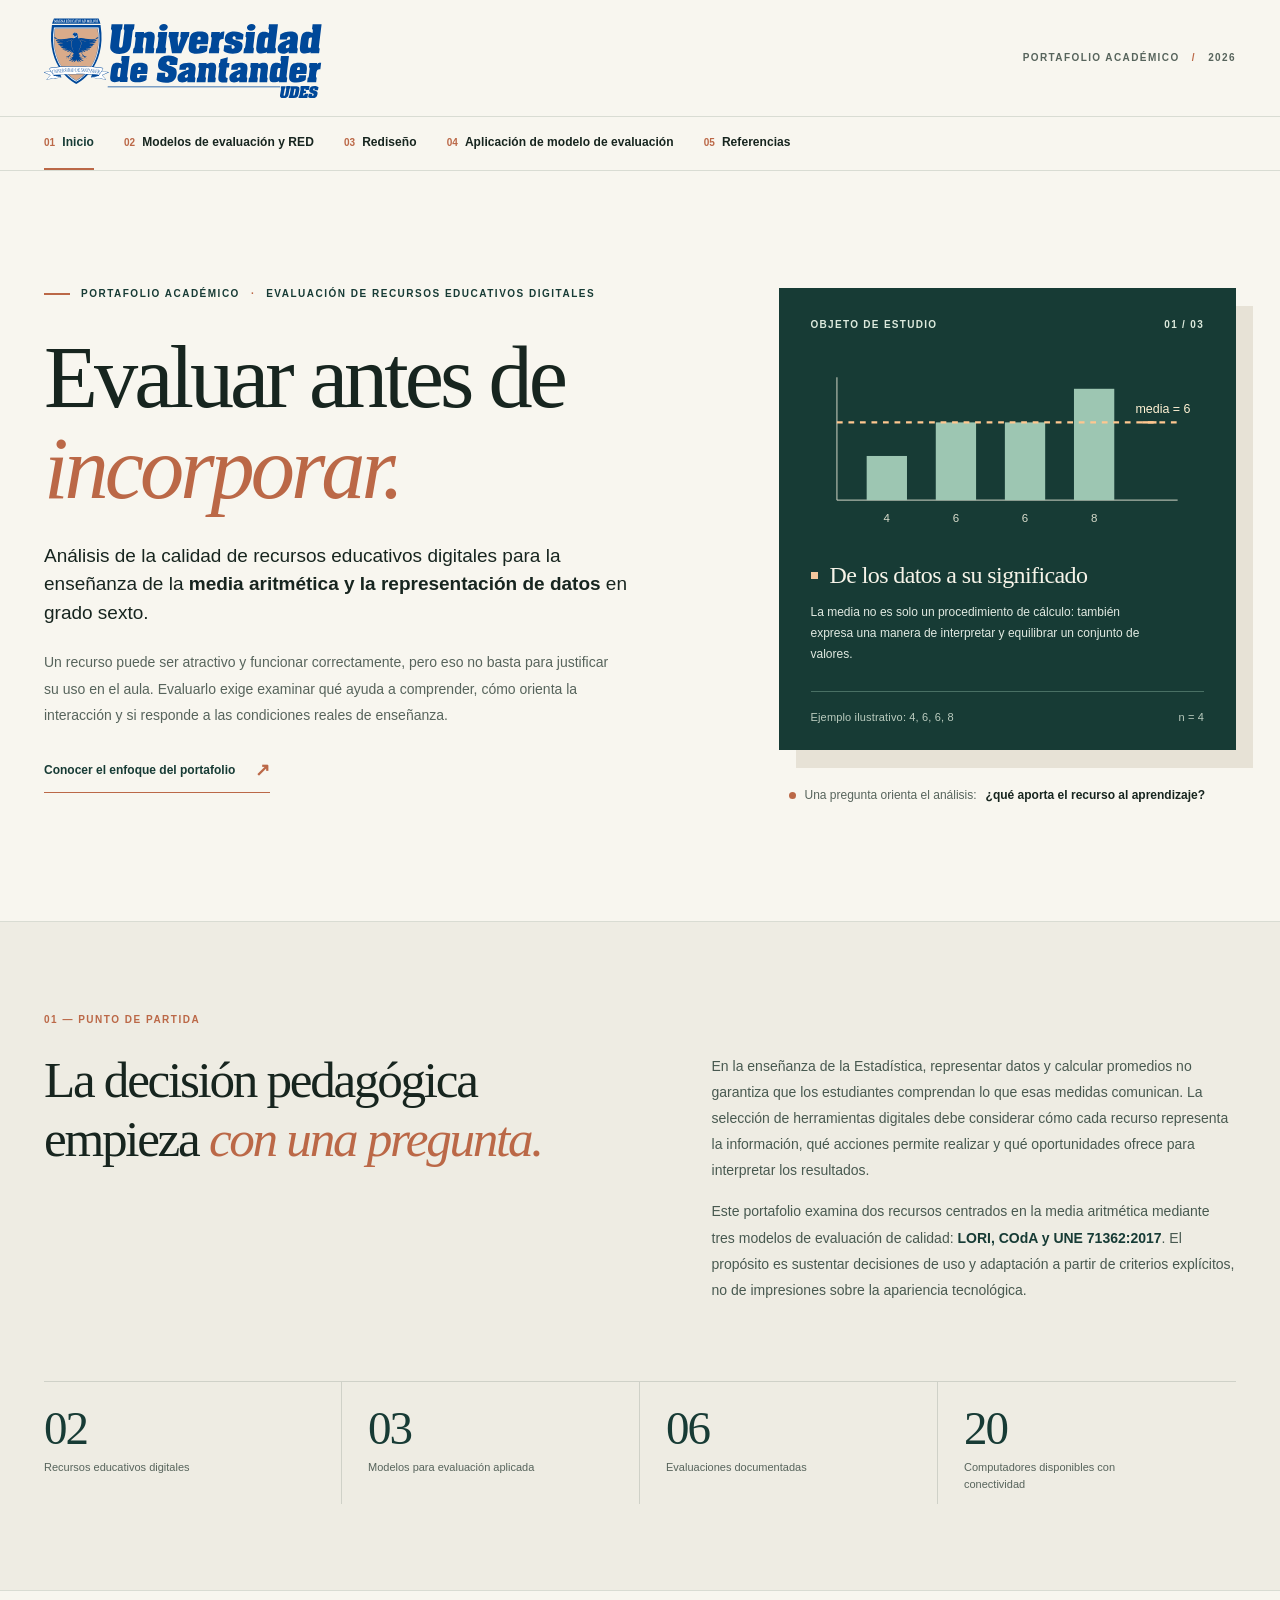
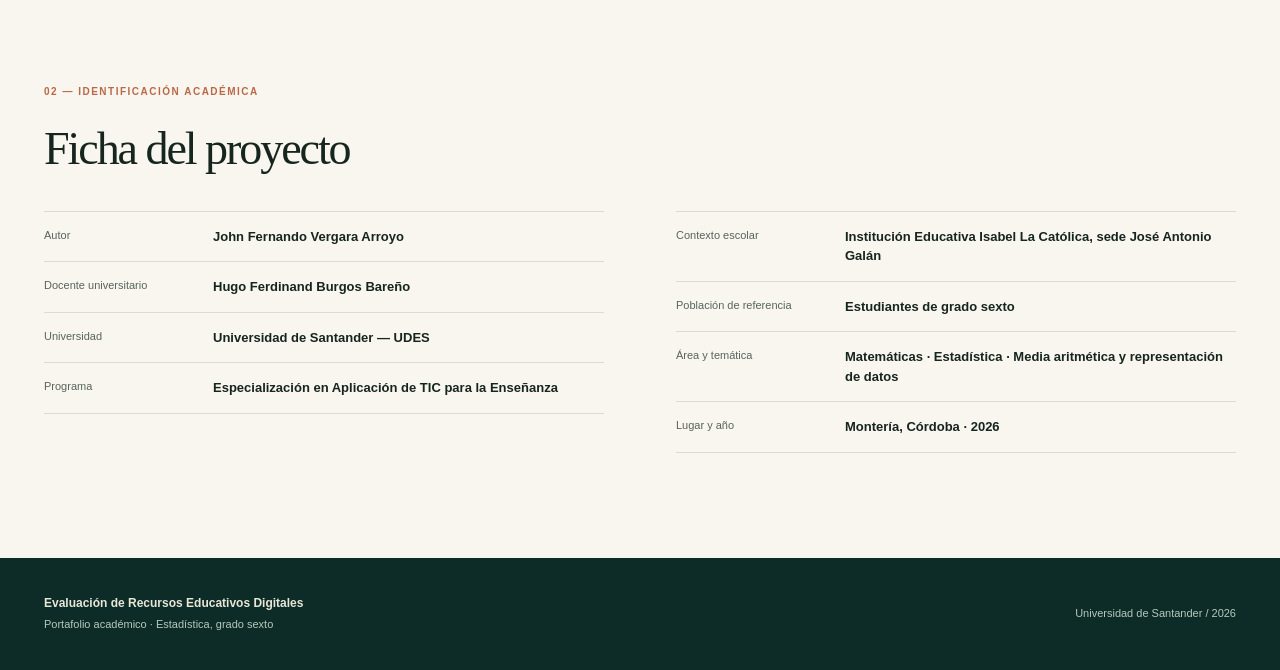
<file: index.html>
<!doctype html>
<html lang="es-CO">
<head>
  <meta charset="utf-8">
  <meta name="viewport" content="width=device-width, initial-scale=1">
  <meta name="description" content="Portafolio académico sobre evaluación de la calidad de recursos educativos digitales para la enseñanza de la media aritmética en grado sexto.">
  <meta name="author" content="John Fernando Vergara Arroyo">
  <meta name="theme-color" content="#173b35">
  <title>Inicio | Evaluación de Recursos Educativos Digitales</title>
  <link rel="stylesheet" href="assets/styles.css">
</head>
<body>
  <a class="skip-link" href="#contenido">Ir al contenido principal</a>
  <header class="site-header">
    <div class="header-inner frame">
      <a href="index.html" class="brand" aria-label="Ir al inicio del portafolio">
        <img class="brand-logo" src="assets/udes-logo-principal.svg" width="279" height="80" alt="Logotipo oficial completo de la Universidad de Santander">
      </a>
      <span class="header-identifier">PORTAFOLIO ACADÉMICO <span aria-hidden="true">/</span> 2026</span>
    </div>
    <nav class="main-nav" aria-label="Navegación principal">
      <div class="frame nav-inner">
        <a href="index.html" aria-current="page" class="nav-item active"><span class="nav-count">01</span> Inicio</a>
        <a href="modelos.html" class="nav-item"><span class="nav-count">02</span> Modelos de evaluación y RED</a>
        <a href="rediseno.html" class="nav-item"><span class="nav-count">03</span> Rediseño</a>
        <a href="aplicacion-modelo.html" class="nav-item"><span class="nav-count">04</span> Aplicación de modelo de evaluación</a>
        <a href="referencias.html" class="nav-item"><span class="nav-count">05</span> Referencias</a>
      </div>
    </nav>
  </header>

  <main id="contenido">
    <section class="hero frame" aria-labelledby="titulo-principal">
      <div class="hero-copy">
        <div class="eyebrow"><span class="eyebrow-line"></span> PORTAFOLIO ACADÉMICO <span class="middle-dot" aria-hidden="true">·</span> EVALUACIÓN DE RECURSOS EDUCATIVOS DIGITALES</div>
        <h1 id="titulo-principal">Evaluar antes de <em>incorporar.</em></h1>
        <p class="hero-subtitle">Análisis de la calidad de recursos educativos digitales para la enseñanza de la <strong>media aritmética y la representación de datos</strong> en grado sexto.</p>
        <p class="hero-explanation">Un recurso puede ser atractivo y funcionar correctamente, pero eso no basta para justificar su uso en el aula. Evaluarlo exige examinar qué ayuda a comprender, cómo orienta la interacción y si responde a las condiciones reales de enseñanza.</p>
        <a href="#enfoque" class="text-link">Conocer el enfoque del portafolio <span aria-hidden="true">↗</span></a>
      </div>
      <div class="hero-aside">
        <div class="study-panel">
          <div class="panel-head"><span>OBJETO DE ESTUDIO</span><span>01 / 03</span></div>
          <div class="line-art" aria-hidden="true">
            <svg viewBox="0 0 410 190" role="img" focusable="false">
              <line x1="27" y1="146" x2="382" y2="146" stroke="#d9dccc" stroke-width="1" />
              <line x1="27" y1="18" x2="27" y2="146" stroke="#d9dccc" stroke-width="1" />
              <rect x="58" y="100" width="42" height="46" fill="#9dc6b2"/>
              <rect x="130" y="65" width="42" height="81" fill="#9dc6b2"/>
              <rect x="202" y="65" width="42" height="81" fill="#9dc6b2"/>
              <rect x="274" y="30" width="42" height="116" fill="#9dc6b2"/>
              <line x1="27" y1="65" x2="382" y2="65" stroke="#ffc790" stroke-width="2.5" stroke-dasharray="6 6"/>
              <path d="M345 65h15" stroke="#ffc790" stroke-width="2.5"/>
              <text x="338" y="55" fill="#fff2d4" font-size="13" font-family="Arial, sans-serif">media = 6</text>
              <g fill="#d9dccc" font-size="12" font-family="Arial, sans-serif" text-anchor="middle">
                <text x="79" y="169">4</text><text x="151" y="169">6</text><text x="223" y="169">6</text><text x="295" y="169">8</text>
              </g>
            </svg>
          </div>
          <div class="panel-heading"><span class="tiny-square" aria-hidden="true"></span> De los datos a su significado</div>
          <p>La media no es solo un procedimiento de cálculo: también expresa una manera de interpretar y equilibrar un conjunto de valores.</p>
          <div class="panel-foot"><span>Ejemplo ilustrativo: 4, 6, 6, 8</span><span>n = 4</span></div>
        </div>
        <div class="micro-note"><span class="micro-dot" aria-hidden="true"></span> Una pregunta orienta el análisis: <strong>¿qué aporta el recurso al aprendizaje?</strong></div>
      </div>
    </section>

    <section id="enfoque" class="focus-section" aria-labelledby="enfoque-titulo">
      <div class="frame">
        <div class="section-kicker">01 — PUNTO DE PARTIDA</div>
        <div class="focus-grid">
          <div>
            <h2 id="enfoque-titulo">La decisión pedagógica empieza <em>con una pregunta.</em></h2>
          </div>
          <div class="section-copy">
            <p>En la enseñanza de la Estadística, representar datos y calcular promedios no garantiza que los estudiantes comprendan lo que esas medidas comunican. La selección de herramientas digitales debe considerar cómo cada recurso representa la información, qué acciones permite realizar y qué oportunidades ofrece para interpretar los resultados.</p>
            <p>Este portafolio examina dos recursos centrados en la media aritmética mediante tres modelos de evaluación de calidad: <strong>LORI, COdA y UNE 71362:2017</strong>. El propósito es sustentar decisiones de uso y adaptación a partir de criterios explícitos, no de impresiones sobre la apariencia tecnológica.</p>
          </div>
        </div>
        <div class="facts" aria-label="Datos básicos del estudio">
          <div class="fact"><span class="fact-number">02</span><span class="fact-label">Recursos educativos digitales</span></div>
          <div class="fact"><span class="fact-number">03</span><span class="fact-label">Modelos para evaluación aplicada</span></div>
          <div class="fact"><span class="fact-number">06</span><span class="fact-label">Evaluaciones documentadas</span></div>
          <div class="fact"><span class="fact-number">20</span><span class="fact-label">Computadores disponibles con conectividad</span></div>
        </div>
      </div>
    </section>

    <section class="credits-section frame" aria-labelledby="creditos-titulo">
      <div class="section-kicker">02 — IDENTIFICACIÓN ACADÉMICA</div>
      <h2 id="creditos-titulo">Ficha del proyecto</h2>
      <div class="credits-grid">
        <dl class="credit-list">
          <div><dt>Autor</dt><dd>John Fernando Vergara Arroyo</dd></div>
          <div><dt>Docente universitario</dt><dd>Hugo Ferdinand Burgos Bareño</dd></div>
          <div><dt>Universidad</dt><dd>Universidad de Santander — UDES</dd></div>
          <div><dt>Programa</dt><dd>Especialización en Aplicación de TIC para la Enseñanza</dd></div>
        </dl>
        <dl class="credit-list">
          <div><dt>Contexto escolar</dt><dd>Institución Educativa Isabel La Católica, sede José Antonio Galán</dd></div>
          <div><dt>Población de referencia</dt><dd>Estudiantes de grado sexto</dd></div>
          <div><dt>Área y temática</dt><dd>Matemáticas · Estadística · Media aritmética y representación de datos</dd></div>
          <div><dt>Lugar y año</dt><dd>Montería, Córdoba · 2026</dd></div>
        </dl>
      </div>
    </section>
  </main>

  <footer class="site-footer">
    <div class="frame footer-inner">
      <div><strong>Evaluación de Recursos Educativos Digitales</strong><span>Portafolio académico · Estadística, grado sexto</span></div>
      <span>Universidad de Santander / 2026</span>
    </div>
  </footer>
</body>
</html>
</file>
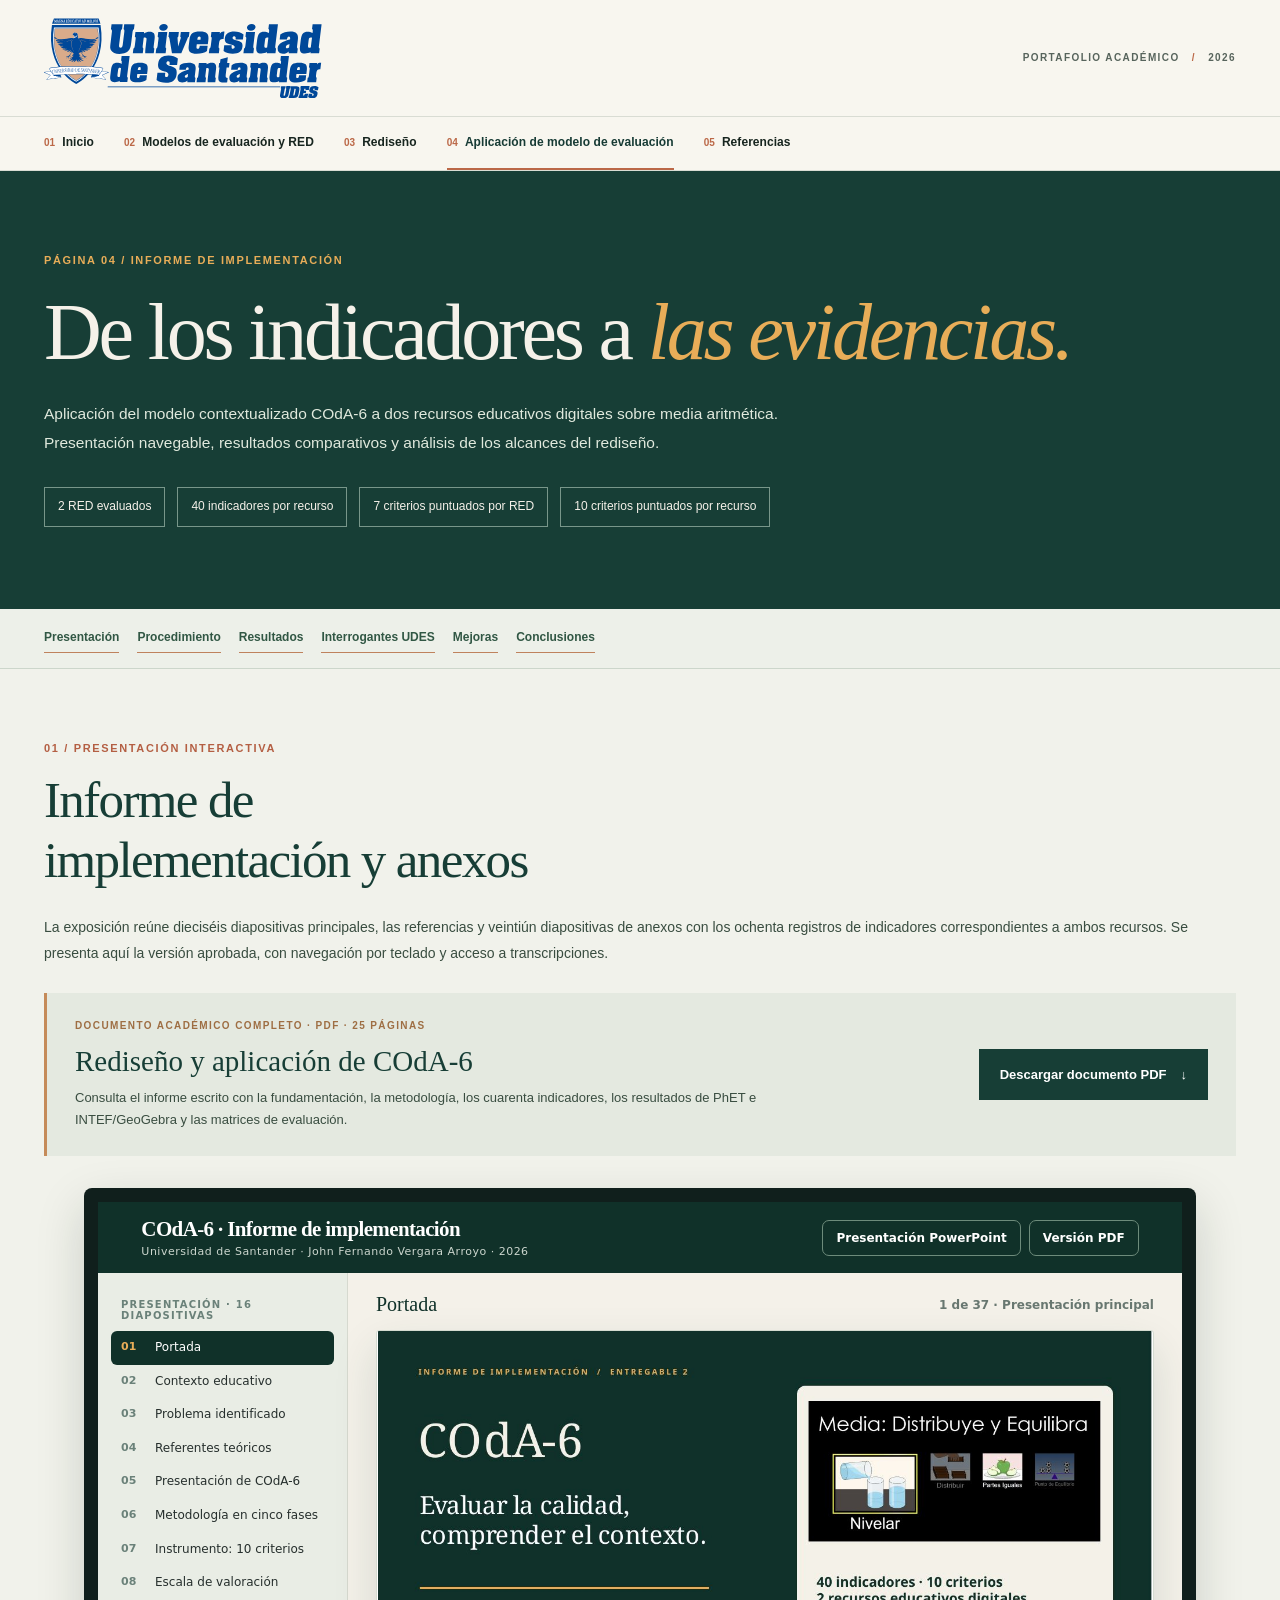
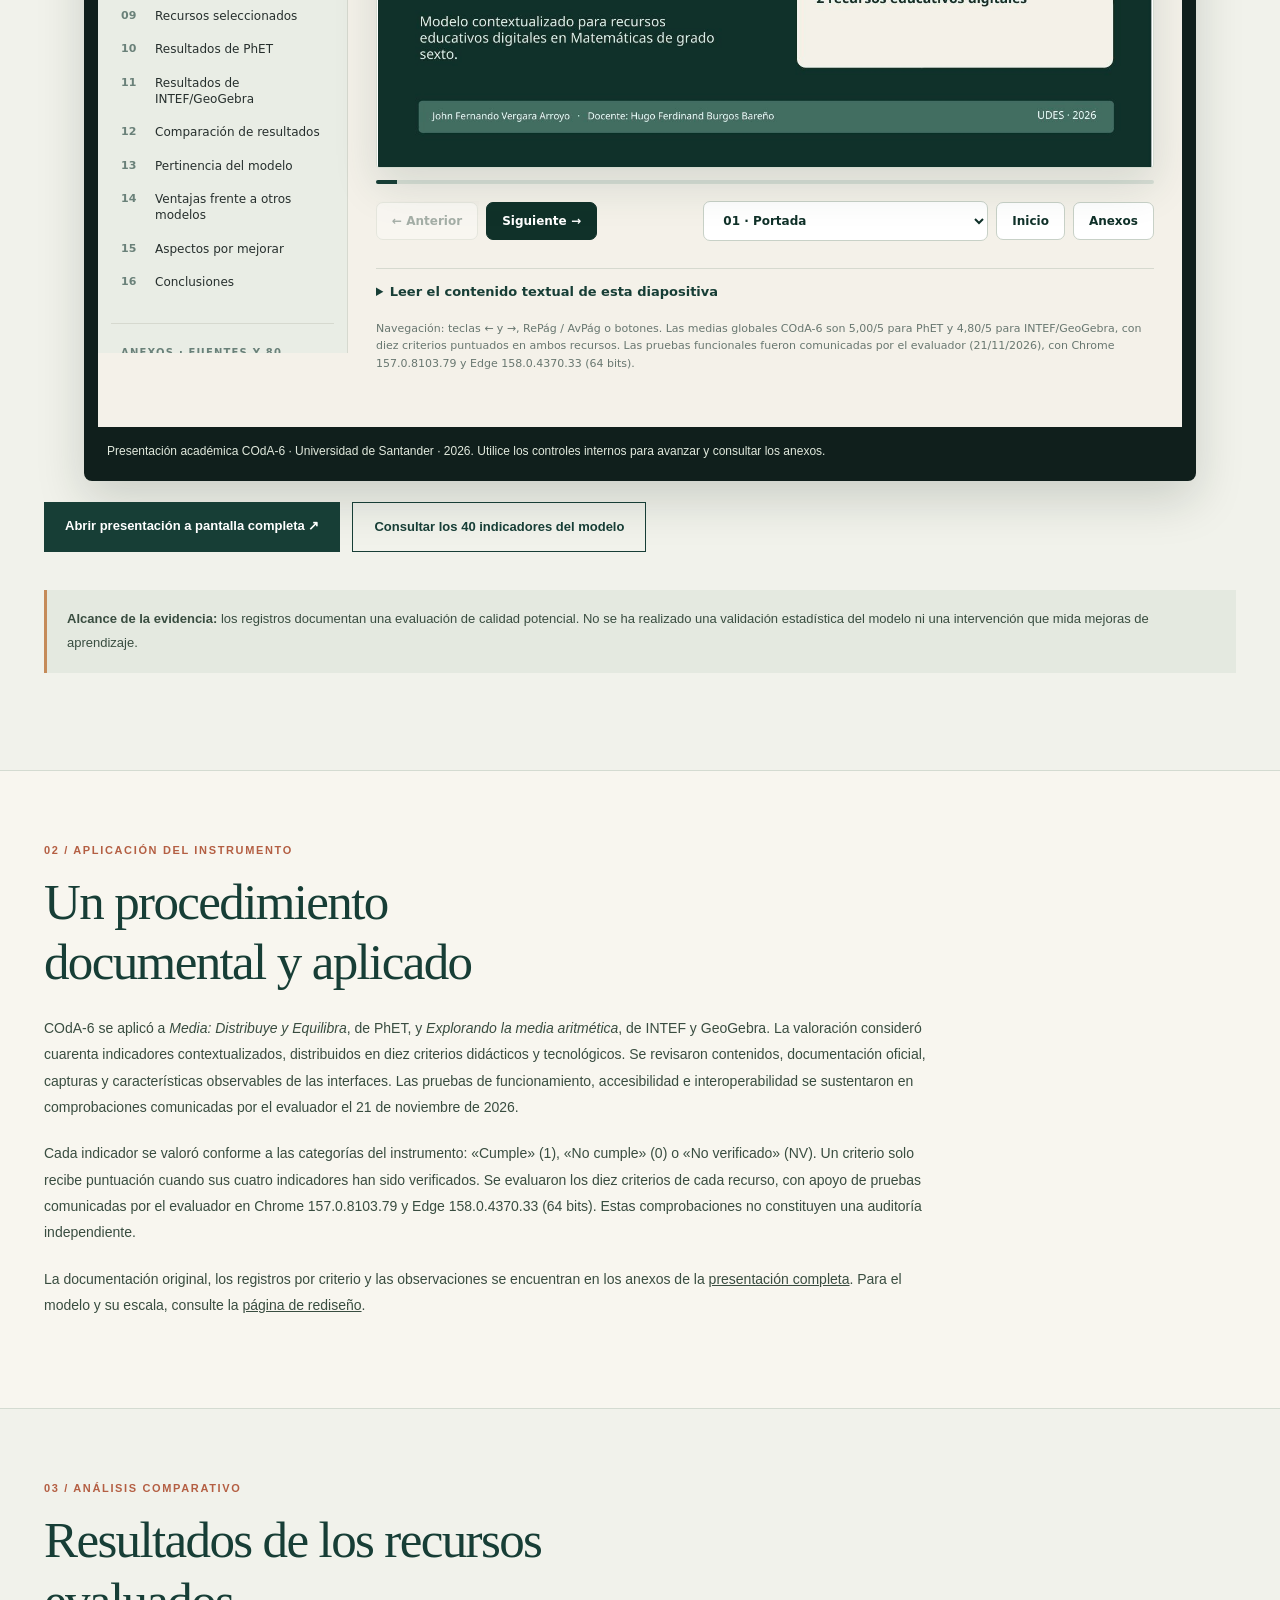
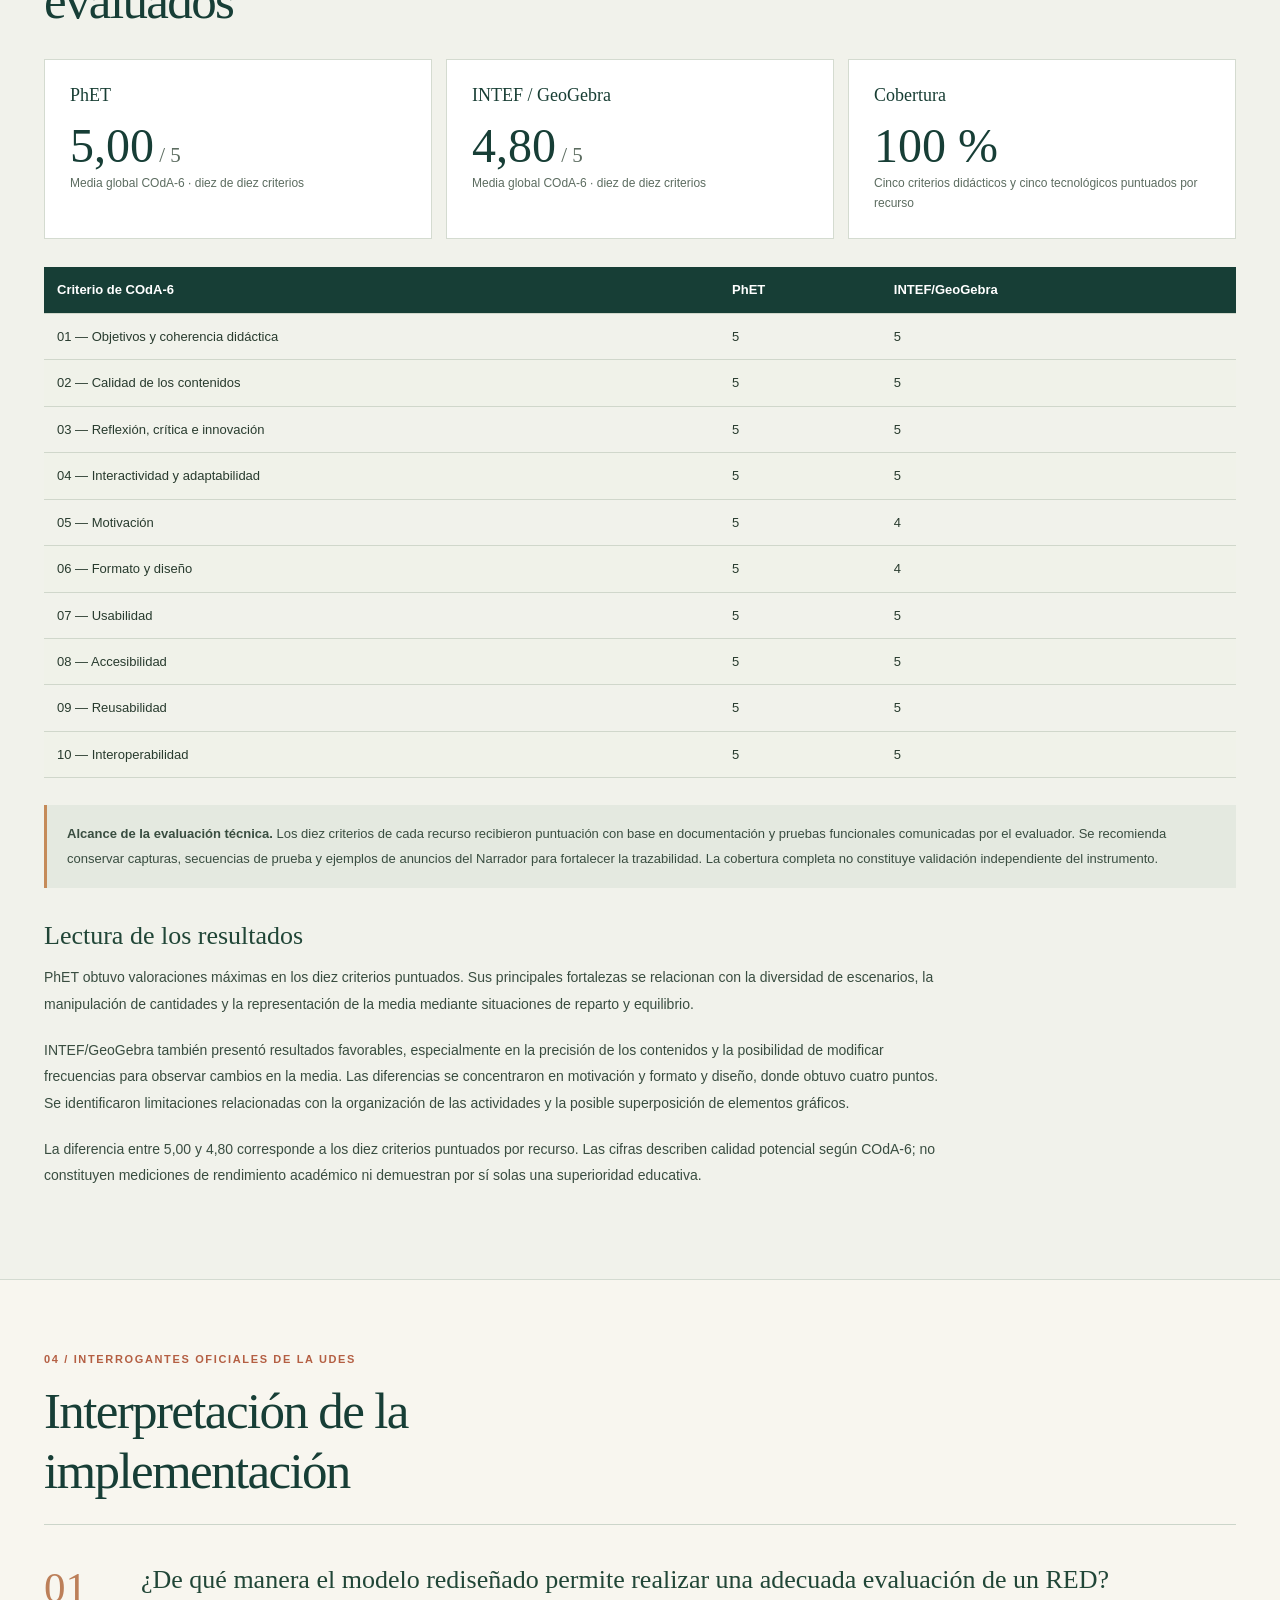
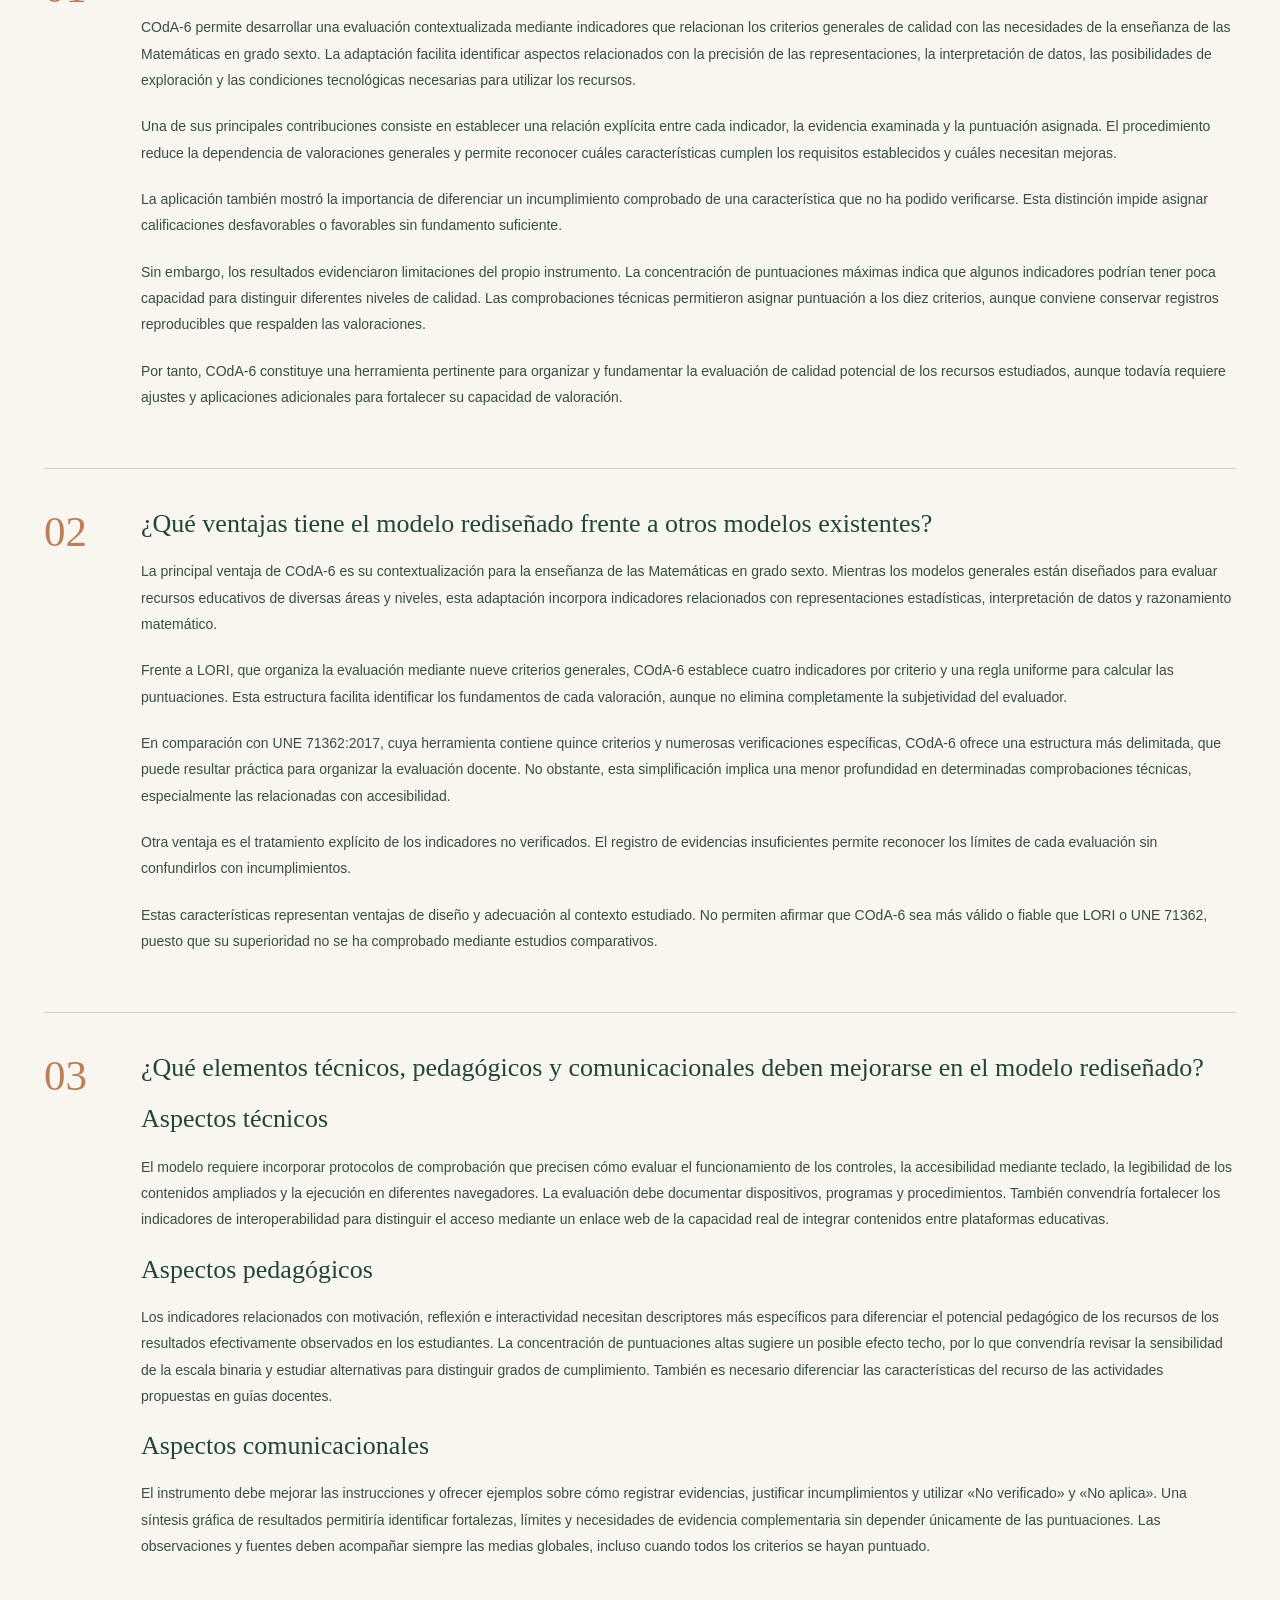
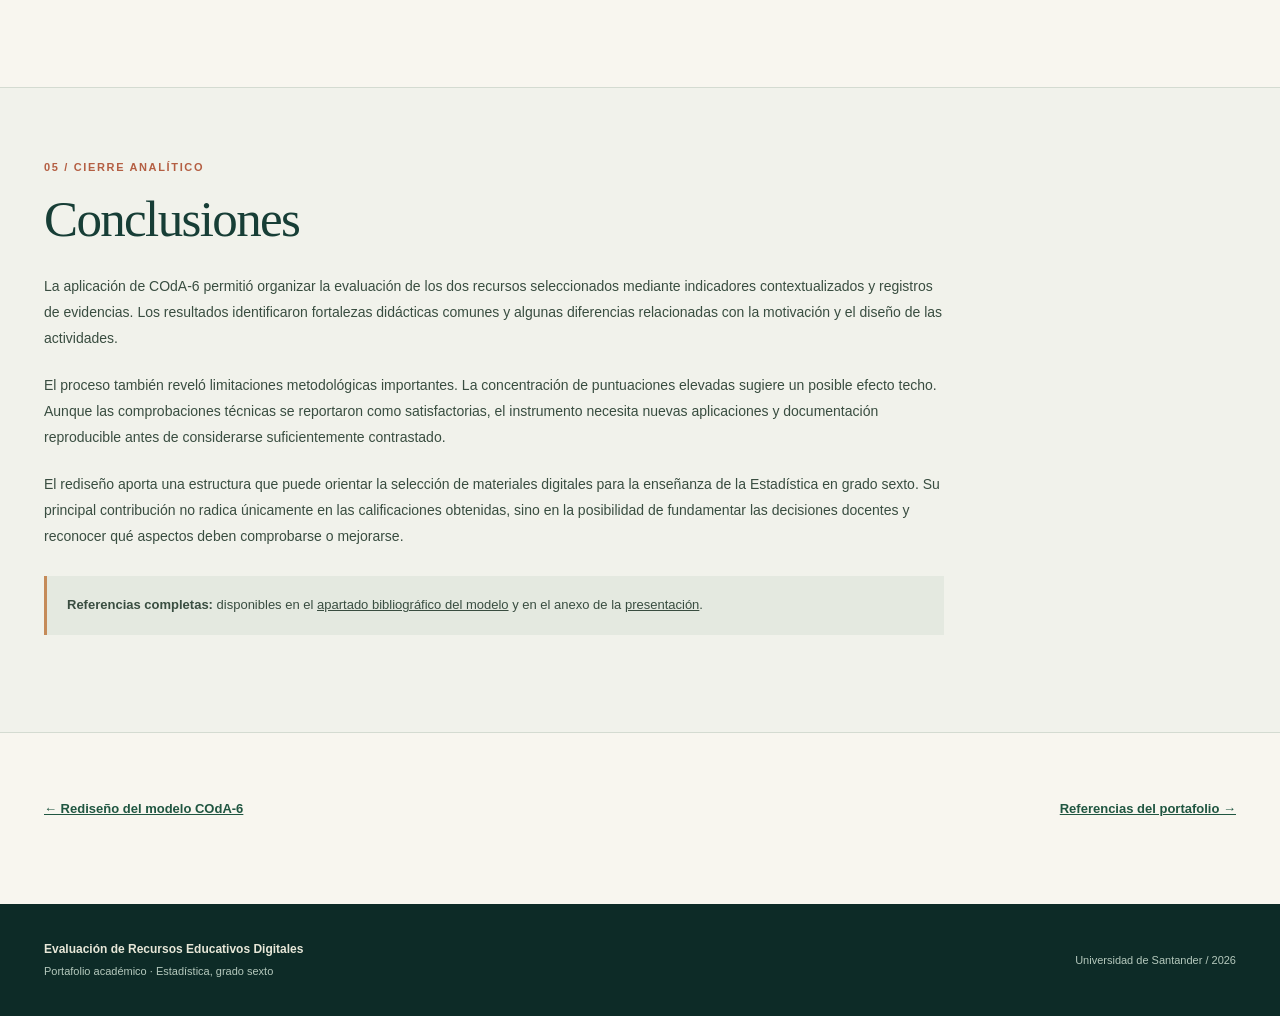
<file: aplicacion-modelo.html>
<!doctype html>
<html lang="es-CO">
<head>
  <meta charset="utf-8">
  <meta name="viewport" content="width=device-width, initial-scale=1">
  <meta name="description" content="De la formulación de indicadores al examen de recursos educativos digitales en su contexto de uso.">
  <meta name="author" content="John Fernando Vergara Arroyo">
  <meta name="theme-color" content="#173b35">
  <title>Aplicación del modelo COdA-6 | Informe de implementación UDES</title>
  <link rel="stylesheet" href="assets/styles.css">
</head>
<body>
  <a class="skip-link" href="#contenido">Ir al contenido principal</a>
  <header class="site-header">
    <div class="header-inner frame">
      <a href="index.html" class="brand" aria-label="Ir al inicio del portafolio"><img class="brand-logo" src="assets/udes-logo-principal.svg" width="279" height="80" alt="Logotipo oficial completo de la Universidad de Santander"></a>
      <span class="header-identifier">PORTAFOLIO ACADÉMICO <span aria-hidden="true">/</span> 2026</span>
    </div>
    <nav class="main-nav" aria-label="Navegación principal"><div class="frame nav-inner">
      <a href="index.html" class="nav-item"><span class="nav-count">01</span> Inicio</a>
      <a href="modelos.html" class="nav-item"><span class="nav-count">02</span> Modelos de evaluación y RED</a>
      <a href="rediseno.html" class="nav-item"><span class="nav-count">03</span> Rediseño</a>
      <a href="aplicacion-modelo.html" class="nav-item active" aria-current="page"><span class="nav-count">04</span> Aplicación de modelo de evaluación</a>
      <a href="referencias.html" class="nav-item"><span class="nav-count">05</span> Referencias</a>
    </div></nav>
  </header>
  <main id="contenido" class="ca"><style>
.ca{--forest:#173e36;--cream:#f4f1e9;--amber:#e8ad58;--sage:#6a8179;color:#283b2e}.ca *{box-sizing:border-box}.ca-hero{background:#173e36;color:#f5f1e9;padding:80px 0 82px}.ca-kicker{font-size:11px;letter-spacing:.15em;text-transform:uppercase;font-weight:780;color:#b45f43}.ca-hero .ca-kicker{color:#e8ad58}.ca-hero h1{font:normal clamp(45px,6.3vw,80px)/1.09 Georgia,serif;letter-spacing:-.04em;max-width:1100px;margin:20px 0 24px}.ca-hero h1 em{font-weight:normal;color:#e8ad58}.ca-hero p{font-size:15.5px;line-height:1.85;color:#e0e9dd;max-width:770px}.ca-pills{display:flex;flex-wrap:wrap;gap:12px;margin-top:30px}.ca-pills span{border:1px solid #78968a;padding:9px 13px;font-size:12px}.ca-menu{padding:15px 0;background:#edf0e9;border-bottom:1px solid #ccd6cb}.ca-menu .frame{display:flex;gap:18px;flex-wrap:wrap}.ca-menu a{color:#315744;font-size:12px;font-weight:760;text-decoration:none;border-bottom:1px solid #bf825d;padding:4px 0}.ca-section{padding:70px 0;border-bottom:1px solid #d4dbd1}.ca-section:nth-of-type(even){background:#f1f2eb}.ca-section h2{font:normal clamp(31px,4.2vw,51px)/1.18 Georgia,serif;color:#173e36;letter-spacing:-.032em;margin:13px 0 23px}.ca-section h3{font:normal 26px/1.28 Georgia,serif;color:#214637;margin:31px 0 12px}.ca-section p,.ca-section li{font-size:14px;line-height:1.88;color:#394d40}.ca-body{max-width:900px}.ca-section p{margin:0 0 20px}.ca-trio{display:grid;grid-template-columns:repeat(3,minmax(0,1fr));gap:14px;margin:28px 0}.ca-stat{background:#fff;border:1px solid #d4dbd0;padding:25px}.ca-stat .ca-amount{font:normal clamp(30px,4vw,48px) Georgia,serif;color:#173e36;white-space:nowrap}.ca-stat h3{font:normal 18px Georgia,serif;margin:0 0 12px;color:#183e34}.ca-stat small{font-size:12px;line-height:1.7;display:block;color:#5c6c60}.ca-warning{background:#e4e9e0;border-left:3px solid #c58b59;padding:17px 20px;margin:27px 0}.ca-warning p{margin:0;font-size:13px}.ca-table-wrap{overflow-x:auto}.ca-table{border-collapse:collapse;width:100%;min-width:610px;font-size:13px}.ca-table th,.ca-table td{border-bottom:1px solid #d0d7cb;padding:12px 13px;text-align:left}.ca-table th{background:#173e36;color:#fff}.ca-table td:last-child,.ca-table td:nth-last-child(2){font-variant-numeric:tabular-nums}.ca-table tbody tr:nth-child(even){background:#f0f2e9}.ca-nv{color:#976746;font-weight:760}.ca-document{display:flex;align-items:center;justify-content:space-between;gap:25px;background:#e4e9e0;border-left:3px solid #c58b59;padding:25px 28px;margin:27px 0 32px}.ca-document-copy{min-width:0;max-width:760px}.ca-document-label{display:block;color:#9e6e43;font-size:10px;letter-spacing:.14em;font-weight:780;margin-bottom:8px}.ca-document h3{font:normal clamp(22px,2.7vw,29px)/1.25 Georgia,serif;margin:0 0 8px;color:#173e36}.ca-section .ca-document p{font-size:13px;line-height:1.7;margin:0;color:#394d40}.ca-document-link{flex-shrink:0;background:#173e36;color:#fff!important;font-size:13px;font-weight:740;text-decoration:none;padding:15px 21px;display:inline-flex;gap:14px;align-items:center;justify-content:center}.ca-document-link:focus-visible{outline:3px solid #bf825d;outline-offset:3px}@media(max-width:790px){.ca-document{flex-direction:column;align-items:stretch;padding:20px;gap:18px}.ca-document-link{width:100%;white-space:normal}}.ca-figure{background:#101f1c;padding:14px;border-radius:8px;box-shadow:0 18px 48px #0f25192b}.ca-figure iframe{display:block;width:100%;height:900px;border:0;background:#f4f1e9;overflow:hidden}.ca-figure figcaption{font-size:12px;color:#e1e9dd;padding:15px 9px 6px;line-height:1.6}.ca-actions{display:flex;gap:12px;flex-wrap:wrap;margin:21px 0 38px}.ca-actions a{background:#173e36;color:#fff;text-decoration:none;padding:13px 21px;font-size:13px;font-weight:730}.ca-actions a.secondary{color:#173e36;border:1px solid #173e36;background:transparent}.ca-question{display:grid;grid-template-columns:70px minmax(0,1fr);gap:27px;padding:38px 0;border-top:1px solid #ccd5ca}.ca-qno{font:normal 43px Georgia,serif;color:#bc7f59}.ca-question h3{margin:0 0 18px}.ca-grid{display:grid;grid-template-columns:repeat(3,minmax(0,1fr));gap:17px}.ca-grid article{border-top:3px solid #c08a57;padding:22px 18px;background:#fafaf4}.ca-grid h3{font:normal 23px Georgia,serif;margin:0 0 13px}.ca-note{font-size:12px;color:#637166}.ca-footer{padding:65px 0 85px;display:flex;justify-content:space-between;gap:25px}.ca-footer a{color:#205641;font-size:13px;font-weight:750}
@media(max-width:790px){.ca-hero{padding:60px 0}.ca-trio,.ca-grid{grid-template-columns:1fr}.ca-question{grid-template-columns:1fr;gap:6px;padding:30px 0}.ca-question h3{font-size:23px}.ca-section{padding:54px 0}.ca-figure{padding:6px}.ca-figure figcaption{font-size:11px}.ca-footer{flex-wrap:wrap}}@media print{.ca-hero{background:#fff;color:#173e36}.ca-hero h1,.ca-hero h1 em,.ca-hero p{color:#173e36}.ca-menu,.ca-figure{display:none}}</style>
<section class="ca-hero"><div class="frame"><div class="ca-kicker">PÁGINA 04 / INFORME DE IMPLEMENTACIÓN</div><h1>De los indicadores a <em>las evidencias.</em></h1><p>Aplicación del modelo contextualizado COdA-6 a dos recursos educativos digitales sobre media aritmética. Presentación navegable, resultados comparativos y análisis de los alcances del rediseño.</p><div class="ca-pills"><span>2 RED evaluados</span><span>40 indicadores por recurso</span><span>7 criterios puntuados por RED</span><span>10 criterios puntuados por recurso</span></div></div></section>
<nav class="ca-menu" aria-label="Secciones de la aplicación"><div class="frame"><a href="#presentacion">Presentación</a><a href="#procedimiento">Procedimiento</a><a href="#resultados">Resultados</a><a href="#preguntas">Interrogantes UDES</a><a href="#mejoras">Mejoras</a><a href="#conclusiones">Conclusiones</a></div></nav>
<section id="presentacion" class="ca-section"><div class="frame"><div class="ca-kicker">01 / PRESENTACIÓN INTERACTIVA</div><h2>Informe de implementación y anexos</h2><p>La exposición reúne dieciséis diapositivas principales, las referencias y veintiún diapositivas de anexos con los ochenta registros de indicadores correspondientes a ambos recursos. Se presenta aquí la versión aprobada, con navegación por teclado y acceso a transcripciones.</p><div class="ca-document" aria-labelledby="ca-document-title"><div class="ca-document-copy"><span class="ca-document-label">DOCUMENTO ACADÉMICO COMPLETO · PDF · 25 PÁGINAS</span><h3 id="ca-document-title">Rediseño y aplicación de COdA-6</h3><p>Consulta el informe escrito con la fundamentación, la metodología, los cuarenta indicadores, los resultados de PhET e INTEF/GeoGebra y las matrices de evaluación.</p></div><a class="ca-document-link" href="assets/documentos/Entregable2_Formato_Rediseño_Modelo_evaluacion_John_Vergara.pdf" type="application/pdf" download="Entregable2_Formato_Rediseño_Modelo_evaluacion_John_Vergara.pdf" aria-label="Descargar el documento académico completo COdA-6 en PDF, 25 páginas">Descargar documento PDF <span aria-hidden="true">↓</span></a></div><figure class="ca-figure"><iframe id="coda6-embed" src="presentacion-coda6.html?v=tipografia-integrada-20261121" title="Presentación interactiva COdA-6, informe de implementación y anexos" loading="lazy" scrolling="no" allowfullscreen></iframe><figcaption>Presentación académica COdA-6 · Universidad de Santander · 2026. Utilice los controles internos para avanzar y consultar los anexos.</figcaption></figure><div class="ca-actions"><a href="presentacion-coda6.html" target="_blank" rel="noopener">Abrir presentación a pantalla completa ↗</a><a class="secondary" href="rediseno.html#instrumento">Consultar los 40 indicadores del modelo</a></div><div class="ca-warning"><p><strong>Alcance de la evidencia:</strong> los registros documentan una evaluación de calidad potencial. No se ha realizado una validación estadística del modelo ni una intervención que mida mejoras de aprendizaje.</p></div></div></section>
<section id="procedimiento" class="ca-section"><div class="frame"><div class="ca-kicker">02 / APLICACIÓN DEL INSTRUMENTO</div><h2>Un procedimiento documental y aplicado</h2><div class="ca-body"><p>COdA-6 se aplicó a <em>Media: Distribuye y Equilibra</em>, de PhET, y <em>Explorando la media aritmética</em>, de INTEF y GeoGebra. La valoración consideró cuarenta indicadores contextualizados, distribuidos en diez criterios didácticos y tecnológicos. Se revisaron contenidos, documentación oficial, capturas y características observables de las interfaces. Las pruebas de funcionamiento, accesibilidad e interoperabilidad se sustentaron en comprobaciones comunicadas por el evaluador el 21 de noviembre de 2026.</p><p>Cada indicador se valoró conforme a las categorías del instrumento: «Cumple» (1), «No cumple» (0) o «No verificado» (NV). Un criterio solo recibe puntuación cuando sus cuatro indicadores han sido verificados. Se evaluaron los diez criterios de cada recurso, con apoyo de pruebas comunicadas por el evaluador en Chrome 157.0.8103.79 y Edge 158.0.4370.33 (64 bits). Estas comprobaciones no constituyen una auditoría independiente.</p><p>La documentación original, los registros por criterio y las observaciones se encuentran en los anexos de la <a href="presentacion-coda6.html#s17">presentación completa</a>. Para el modelo y su escala, consulte la <a href="rediseno.html#escala">página de rediseño</a>.</p></div></div></section>
<section id="resultados" class="ca-section"><div class="frame"><div class="ca-kicker">03 / ANÁLISIS COMPARATIVO</div><h2>Resultados de los recursos evaluados</h2><div class="ca-trio"><article class="ca-stat"><h3>PhET</h3><div class="ca-amount">5,00<small style="display:inline;font-size:21px"> / 5</small></div><small>Media global COdA-6 · diez de diez criterios</small></article><article class="ca-stat"><h3>INTEF / GeoGebra</h3><div class="ca-amount">4,80<small style="display:inline;font-size:21px"> / 5</small></div><small>Media global COdA-6 · diez de diez criterios</small></article><article class="ca-stat"><h3>Cobertura</h3><div class="ca-amount">100 %</div><small>Cinco criterios didácticos y cinco tecnológicos puntuados por recurso</small></article></div><div class="ca-table-wrap"><table class="ca-table"><thead><tr><th>Criterio de COdA-6</th><th>PhET</th><th>INTEF/GeoGebra</th></tr></thead><tbody><tr><td>01 — Objetivos y coherencia didáctica</td><td class="">5</td><td class="">5</td></tr><tr><td>02 — Calidad de los contenidos</td><td class="">5</td><td class="">5</td></tr><tr><td>03 — Reflexión, crítica e innovación</td><td class="">5</td><td class="">5</td></tr><tr><td>04 — Interactividad y adaptabilidad</td><td class="">5</td><td class="">5</td></tr><tr><td>05 — Motivación</td><td class="">5</td><td class="">4</td></tr><tr><td>06 — Formato y diseño</td><td class="">5</td><td class="">4</td></tr><tr><td>07 — Usabilidad</td><td>5</td><td>5</td></tr><tr><td>08 — Accesibilidad</td><td>5</td><td>5</td></tr><tr><td>09 — Reusabilidad</td><td class="">5</td><td class="">5</td></tr><tr><td>10 — Interoperabilidad</td><td>5</td><td>5</td></tr></tbody></table></div><div class="ca-warning"><p><strong>Alcance de la evaluación técnica.</strong> Los diez criterios de cada recurso recibieron puntuación con base en documentación y pruebas funcionales comunicadas por el evaluador. Se recomienda conservar capturas, secuencias de prueba y ejemplos de anuncios del Narrador para fortalecer la trazabilidad. La cobertura completa no constituye validación independiente del instrumento.</p></div><h3>Lectura de los resultados</h3><div class="ca-body"><p>PhET obtuvo valoraciones máximas en los diez criterios puntuados. Sus principales fortalezas se relacionan con la diversidad de escenarios, la manipulación de cantidades y la representación de la media mediante situaciones de reparto y equilibrio.</p><p>INTEF/GeoGebra también presentó resultados favorables, especialmente en la precisión de los contenidos y la posibilidad de modificar frecuencias para observar cambios en la media. Las diferencias se concentraron en motivación y formato y diseño, donde obtuvo cuatro puntos. Se identificaron limitaciones relacionadas con la organización de las actividades y la posible superposición de elementos gráficos.</p><p>La diferencia entre 5,00 y 4,80 corresponde a los diez criterios puntuados por recurso. Las cifras describen calidad potencial según COdA-6; no constituyen mediciones de rendimiento académico ni demuestran por sí solas una superioridad educativa.</p></div></div></section>
<section id="preguntas" class="ca-section"><div class="frame"><div class="ca-kicker">04 / INTERROGANTES OFICIALES DE LA UDES</div><h2>Interpretación de la implementación</h2><article class="ca-question"><div class="ca-qno">01</div><div><h3>¿De qué manera el modelo rediseñado permite realizar una adecuada evaluación de un RED?</h3><p>COdA-6 permite desarrollar una evaluación contextualizada mediante indicadores que relacionan los criterios generales de calidad con las necesidades de la enseñanza de las Matemáticas en grado sexto. La adaptación facilita identificar aspectos relacionados con la precisión de las representaciones, la interpretación de datos, las posibilidades de exploración y las condiciones tecnológicas necesarias para utilizar los recursos.</p><p>Una de sus principales contribuciones consiste en establecer una relación explícita entre cada indicador, la evidencia examinada y la puntuación asignada. El procedimiento reduce la dependencia de valoraciones generales y permite reconocer cuáles características cumplen los requisitos establecidos y cuáles necesitan mejoras.</p><p>La aplicación también mostró la importancia de diferenciar un incumplimiento comprobado de una característica que no ha podido verificarse. Esta distinción impide asignar calificaciones desfavorables o favorables sin fundamento suficiente.</p><p>Sin embargo, los resultados evidenciaron limitaciones del propio instrumento. La concentración de puntuaciones máximas indica que algunos indicadores podrían tener poca capacidad para distinguir diferentes niveles de calidad. Las comprobaciones técnicas permitieron asignar puntuación a los diez criterios, aunque conviene conservar registros reproducibles que respalden las valoraciones.</p><p>Por tanto, COdA-6 constituye una herramienta pertinente para organizar y fundamentar la evaluación de calidad potencial de los recursos estudiados, aunque todavía requiere ajustes y aplicaciones adicionales para fortalecer su capacidad de valoración.</p></div></article><article class="ca-question"><div class="ca-qno">02</div><div><h3>¿Qué ventajas tiene el modelo rediseñado frente a otros modelos existentes?</h3><p>La principal ventaja de COdA-6 es su contextualización para la enseñanza de las Matemáticas en grado sexto. Mientras los modelos generales están diseñados para evaluar recursos educativos de diversas áreas y niveles, esta adaptación incorpora indicadores relacionados con representaciones estadísticas, interpretación de datos y razonamiento matemático.</p><p>Frente a LORI, que organiza la evaluación mediante nueve criterios generales, COdA-6 establece cuatro indicadores por criterio y una regla uniforme para calcular las puntuaciones. Esta estructura facilita identificar los fundamentos de cada valoración, aunque no elimina completamente la subjetividad del evaluador.</p><p>En comparación con UNE 71362:2017, cuya herramienta contiene quince criterios y numerosas verificaciones específicas, COdA-6 ofrece una estructura más delimitada, que puede resultar práctica para organizar la evaluación docente. No obstante, esta simplificación implica una menor profundidad en determinadas comprobaciones técnicas, especialmente las relacionadas con accesibilidad.</p><p>Otra ventaja es el tratamiento explícito de los indicadores no verificados. El registro de evidencias insuficientes permite reconocer los límites de cada evaluación sin confundirlos con incumplimientos.</p><p>Estas características representan ventajas de diseño y adecuación al contexto estudiado. No permiten afirmar que COdA-6 sea más válido o fiable que LORI o UNE 71362, puesto que su superioridad no se ha comprobado mediante estudios comparativos.</p></div></article><article id="mejoras" class="ca-question"><div class="ca-qno">03</div><div><h3>¿Qué elementos técnicos, pedagógicos y comunicacionales deben mejorarse en el modelo rediseñado?</h3><h3>Aspectos técnicos</h3><p>El modelo requiere incorporar protocolos de comprobación que precisen cómo evaluar el funcionamiento de los controles, la accesibilidad mediante teclado, la legibilidad de los contenidos ampliados y la ejecución en diferentes navegadores. La evaluación debe documentar dispositivos, programas y procedimientos. También convendría fortalecer los indicadores de interoperabilidad para distinguir el acceso mediante un enlace web de la capacidad real de integrar contenidos entre plataformas educativas.</p><h3>Aspectos pedagógicos</h3><p>Los indicadores relacionados con motivación, reflexión e interactividad necesitan descriptores más específicos para diferenciar el potencial pedagógico de los recursos de los resultados efectivamente observados en los estudiantes. La concentración de puntuaciones altas sugiere un posible efecto techo, por lo que convendría revisar la sensibilidad de la escala binaria y estudiar alternativas para distinguir grados de cumplimiento. También es necesario diferenciar las características del recurso de las actividades propuestas en guías docentes.</p><h3>Aspectos comunicacionales</h3><p>El instrumento debe mejorar las instrucciones y ofrecer ejemplos sobre cómo registrar evidencias, justificar incumplimientos y utilizar «No verificado» y «No aplica». Una síntesis gráfica de resultados permitiría identificar fortalezas, límites y necesidades de evidencia complementaria sin depender únicamente de las puntuaciones. Las observaciones y fuentes deben acompañar siempre las medias globales, incluso cuando todos los criterios se hayan puntuado.</p></div></article></div></section>
<section id="conclusiones" class="ca-section"><div class="frame"><div class="ca-kicker">05 / CIERRE ANALÍTICO</div><h2>Conclusiones</h2><div class="ca-body"><p>La aplicación de COdA-6 permitió organizar la evaluación de los dos recursos seleccionados mediante indicadores contextualizados y registros de evidencias. Los resultados identificaron fortalezas didácticas comunes y algunas diferencias relacionadas con la motivación y el diseño de las actividades.</p><p>El proceso también reveló limitaciones metodológicas importantes. La concentración de puntuaciones elevadas sugiere un posible efecto techo. Aunque las comprobaciones técnicas se reportaron como satisfactorias, el instrumento necesita nuevas aplicaciones y documentación reproducible antes de considerarse suficientemente contrastado.</p><p>El rediseño aporta una estructura que puede orientar la selección de materiales digitales para la enseñanza de la Estadística en grado sexto. Su principal contribución no radica únicamente en las calificaciones obtenidas, sino en la posibilidad de fundamentar las decisiones docentes y reconocer qué aspectos deben comprobarse o mejorarse.</p><div class="ca-warning"><p><strong>Referencias completas:</strong> disponibles en el <a href="rediseno.html#bibliografia">apartado bibliográfico del modelo</a> y en el anexo de la <a href="presentacion-coda6.html">presentación</a>.</p></div></div></div></section><div class="frame ca-footer"><a href="rediseno.html">← Rediseño del modelo COdA-6</a><a href="referencias.html">Referencias del portafolio →</a></div>
</main>
  <footer class="site-footer"><div class="frame footer-inner"><div><strong>Evaluación de Recursos Educativos Digitales</strong><span>Portafolio académico · Estadística, grado sexto</span></div><span>Universidad de Santander / 2026</span></div></footer>
<script>
/* Ajustar el alto del visor incrustado al contenido real, sin scroll vertical interno. */
(function () {
  const iframe = document.getElementById('coda6-embed');
  if (!iframe) return;

  let innerDoc = null;
  let observer = null;
  let pending = false;

  function fit() {
    pending = false;
    if (!innerDoc) return;
    const header = innerDoc.querySelector('.header');
    const shell = innerDoc.querySelector('.shell');
    if (!header || !shell) return;

    // El índice de 37 diapositivas conserva su desplazamiento propio.
    // El contenido principal, en cambio, determina la altura del visor.
    const aside = innerDoc.querySelector('.aside');
    if (aside) aside.style.maxHeight = iframe.clientWidth > 900 ? '680px' : '';

    const height = Math.max(340, Math.ceil(header.getBoundingClientRect().height + shell.scrollHeight + 4));
    if (Math.abs(iframe.getBoundingClientRect().height - height) > 2) {
      iframe.style.height = height + 'px';
    }
  }

  function scheduleFit() {
    if (pending) return;
    pending = true;
    requestAnimationFrame(fit);
  }

  function install() {
    // El visor está en el mismo dominio: puede medirse sin bibliotecas externas.
    try {
      const doc = iframe.contentDocument;
      if (!doc || !doc.body) return;
      if (observer) observer.disconnect();
      innerDoc = doc;
      doc.body.style.minHeight = '0';
      const shell = doc.querySelector('.shell');
      if (shell) shell.style.minHeight = '0';

      observer = new ResizeObserver(scheduleFit);
      observer.observe(doc.body);
      if (shell) observer.observe(shell);
      const stage = doc.querySelector('.stage');
      if (stage) observer.observe(stage);

      iframe.contentWindow.addEventListener('resize', scheduleFit);
      const transcript = doc.querySelector('.transcript');
      if (transcript) transcript.addEventListener('toggle', scheduleFit);
      scheduleFit();
    } catch (error) {
      // Fallback para previsualizaciones externas que no permiten medir el iframe.
      iframe.style.height = '900px';
    }
  }

  iframe.addEventListener('load', install);
  window.addEventListener('resize', scheduleFit);
})();
</script>
</body>
</html>
</file>
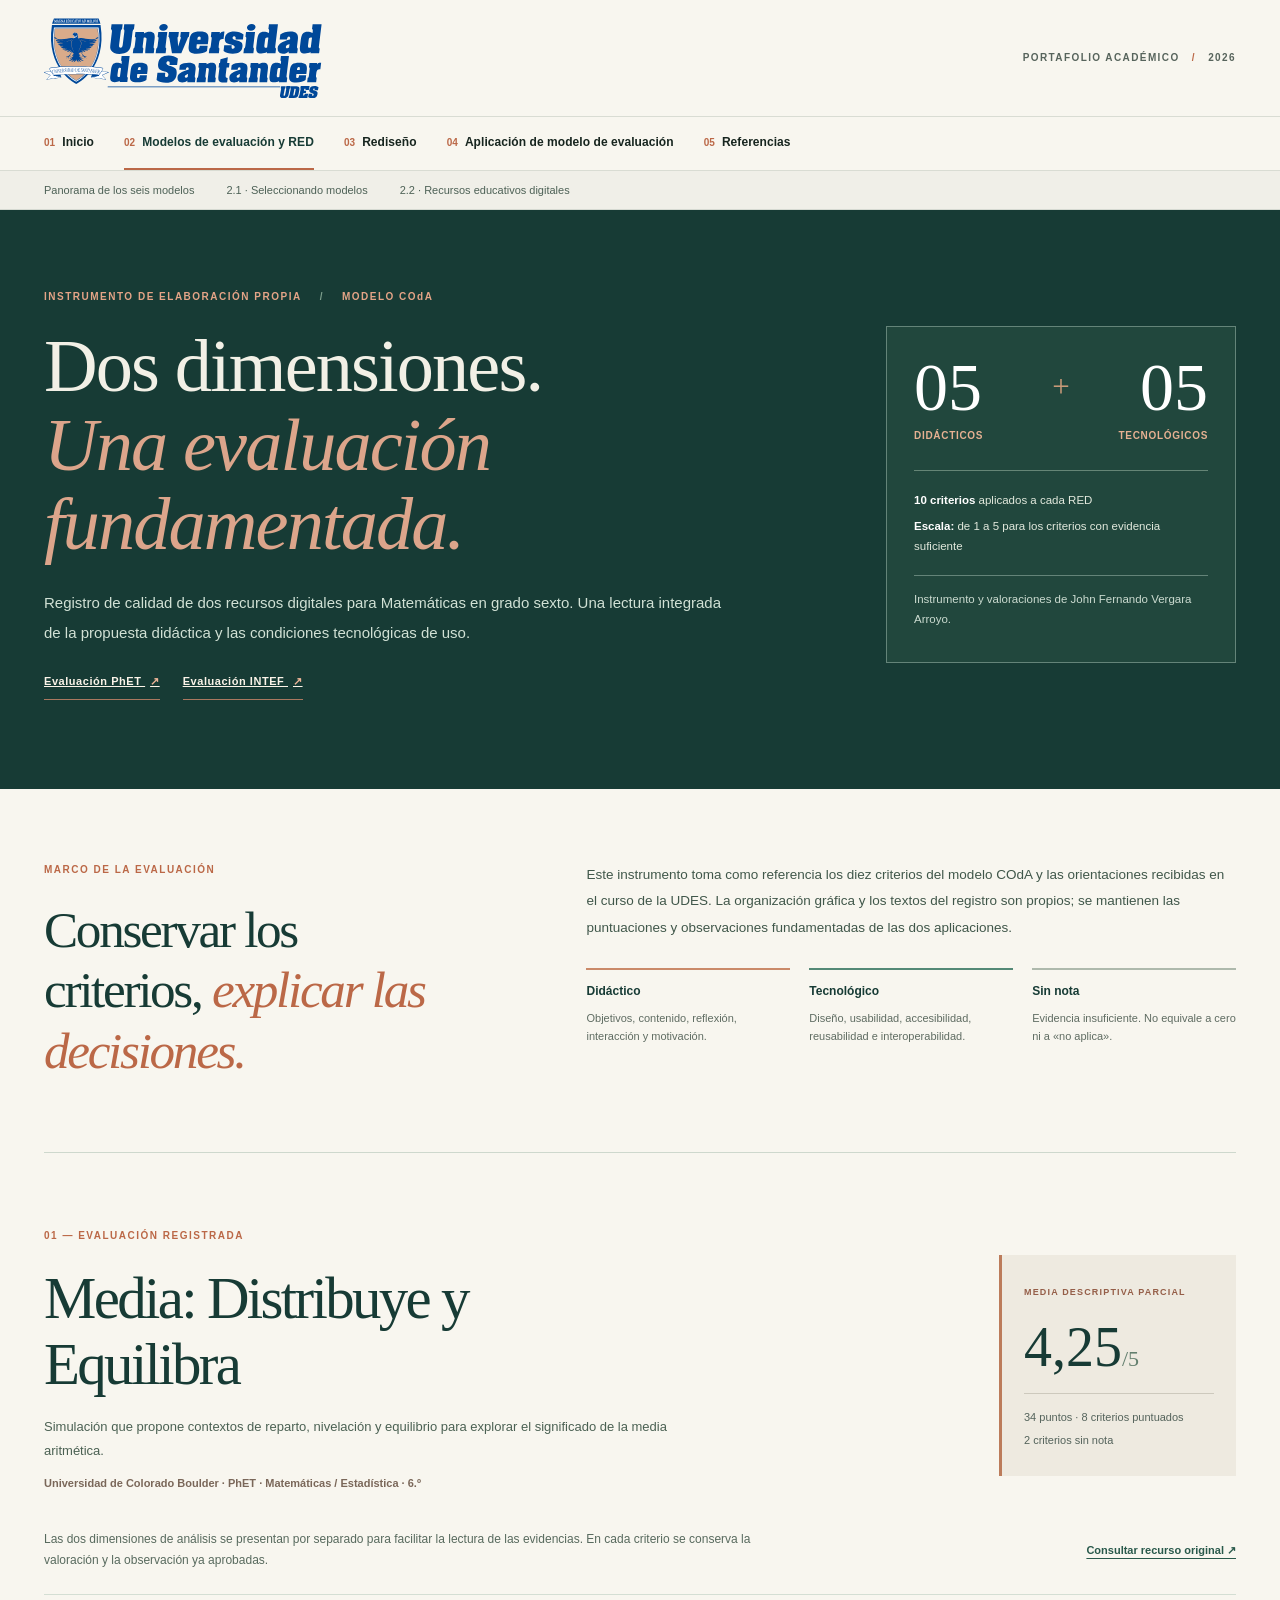
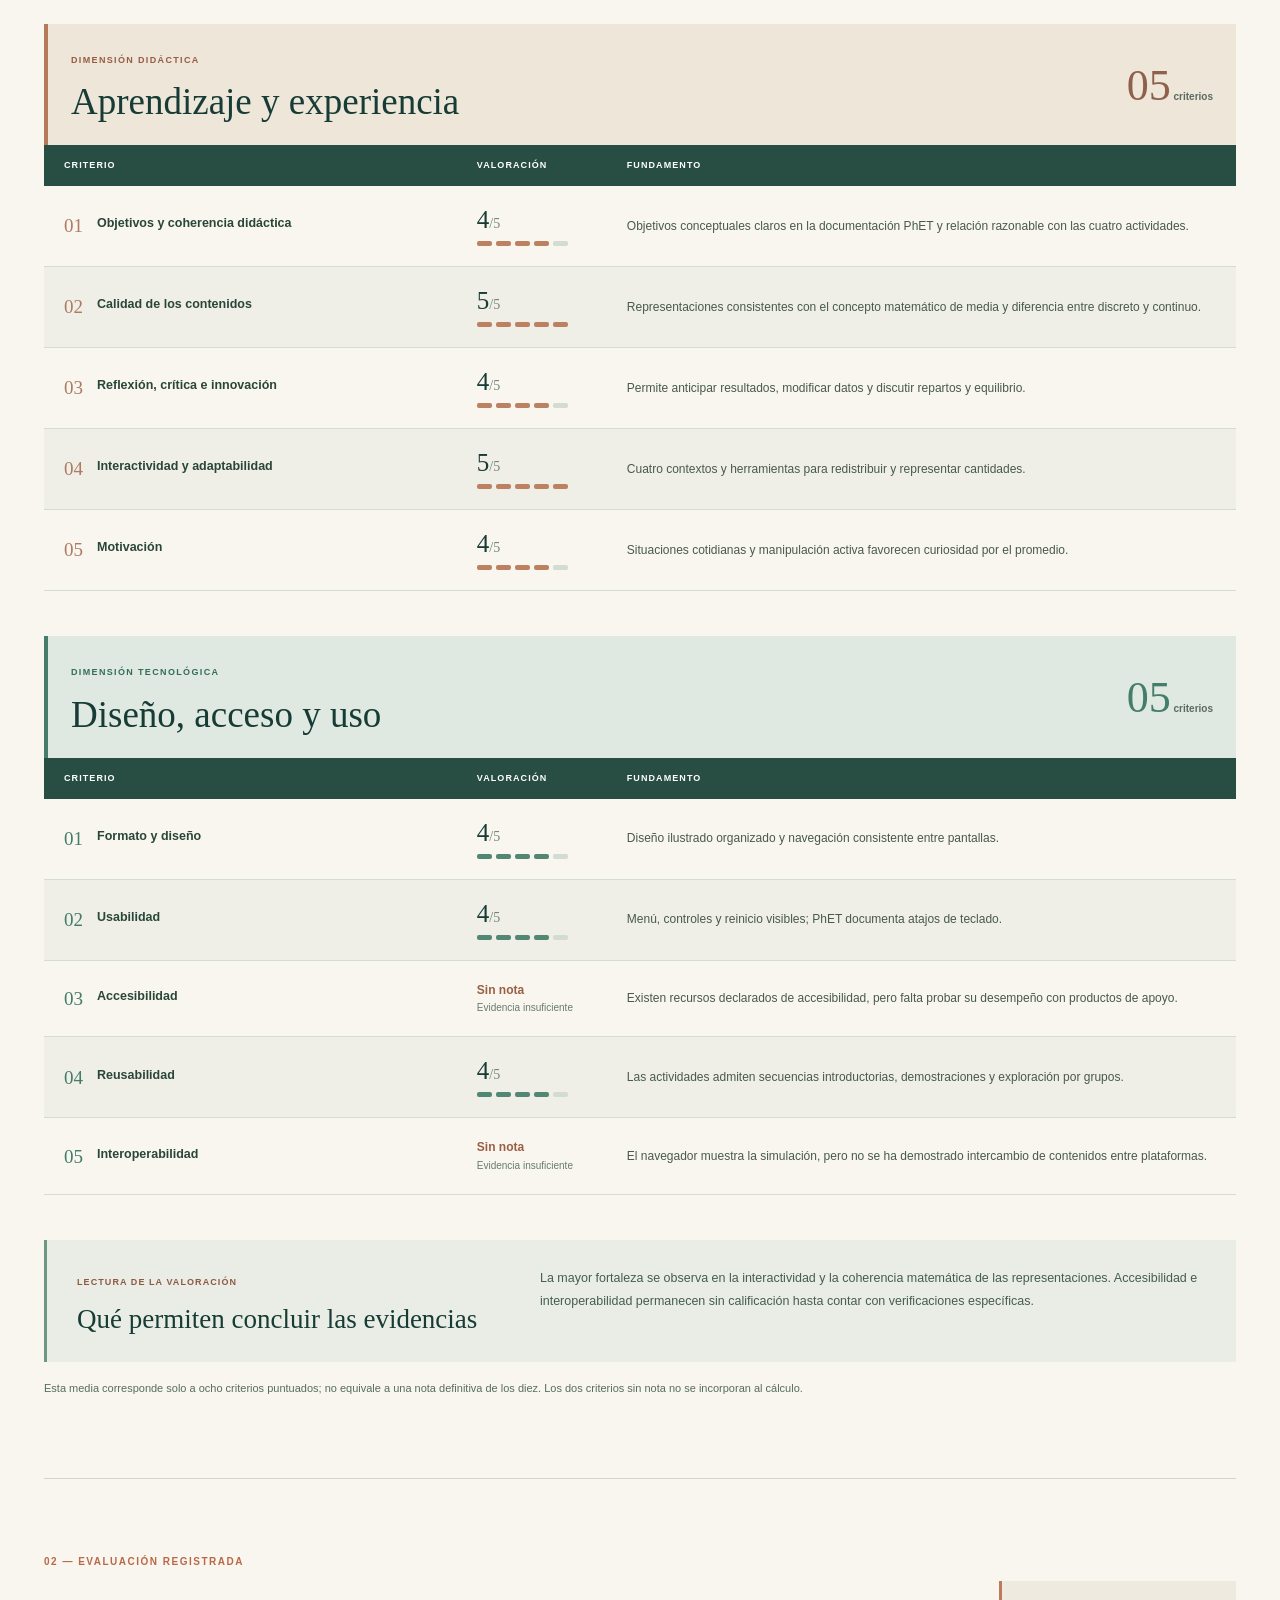
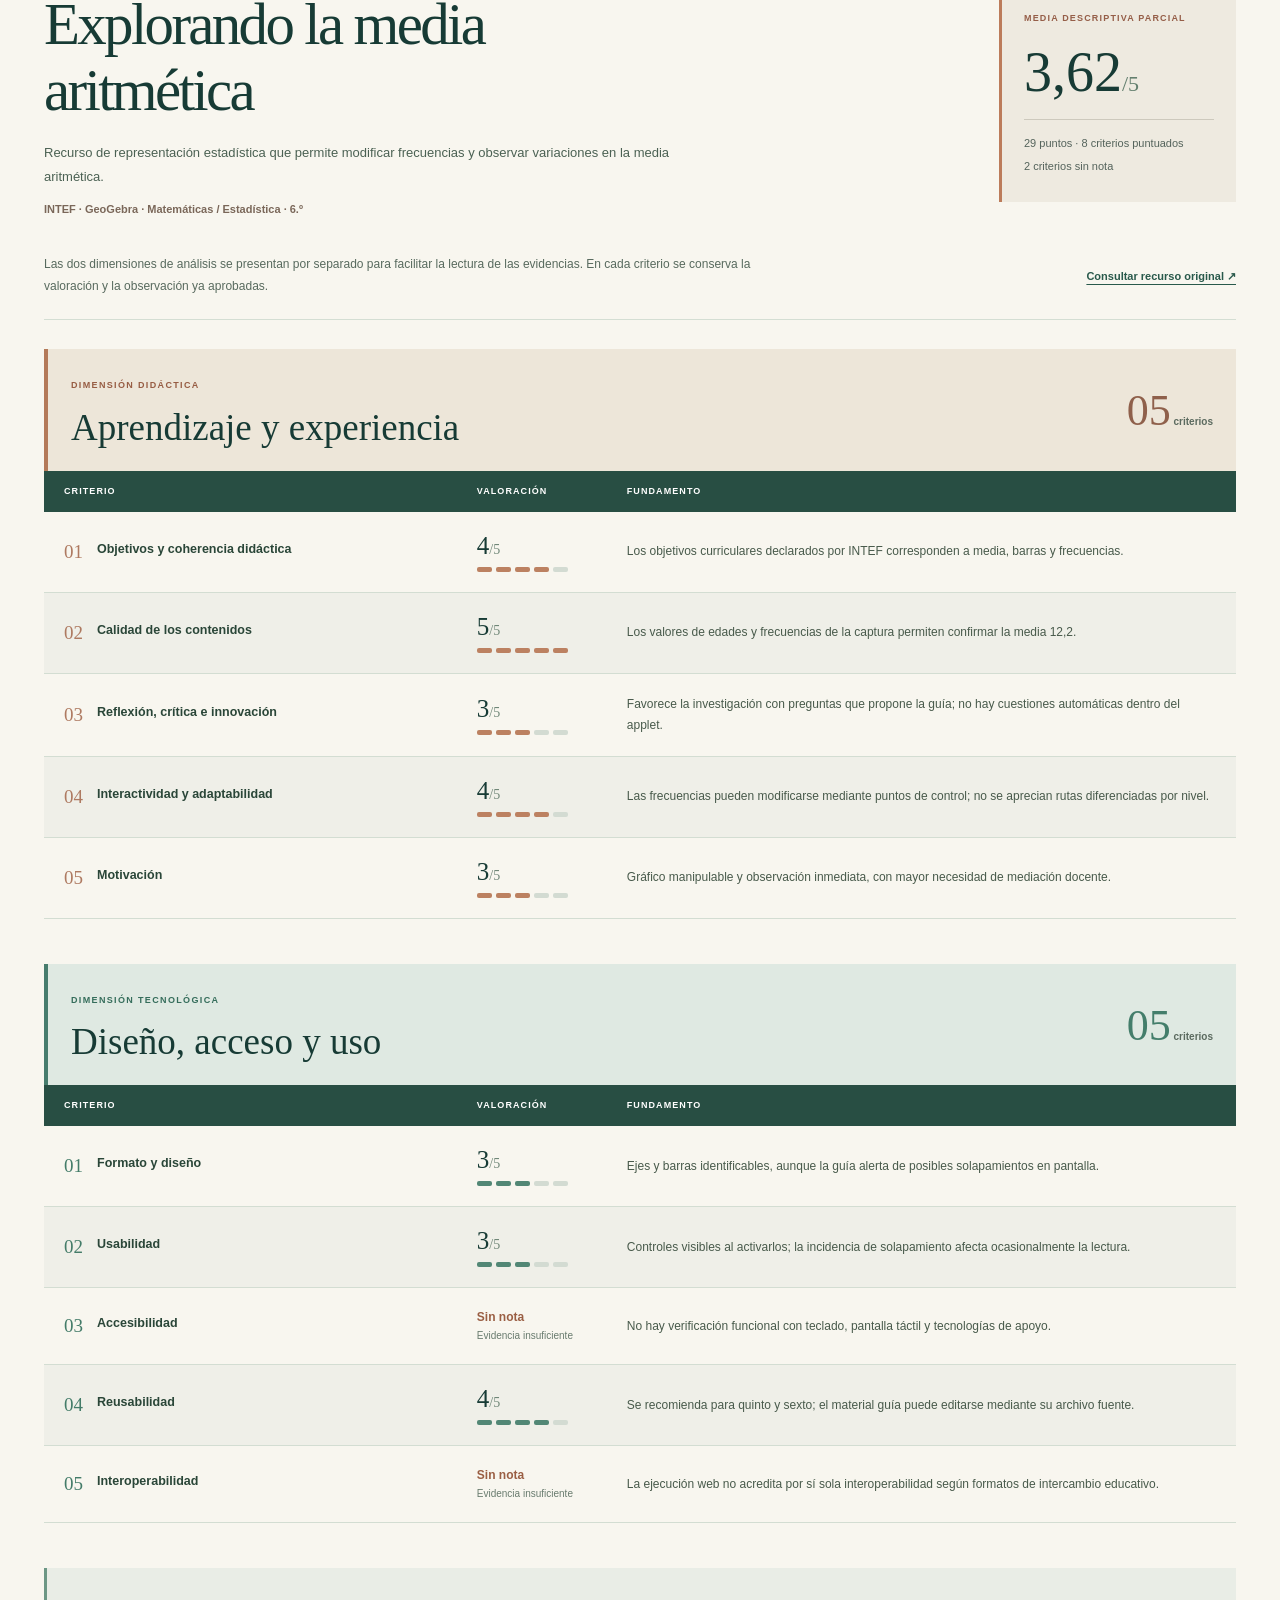
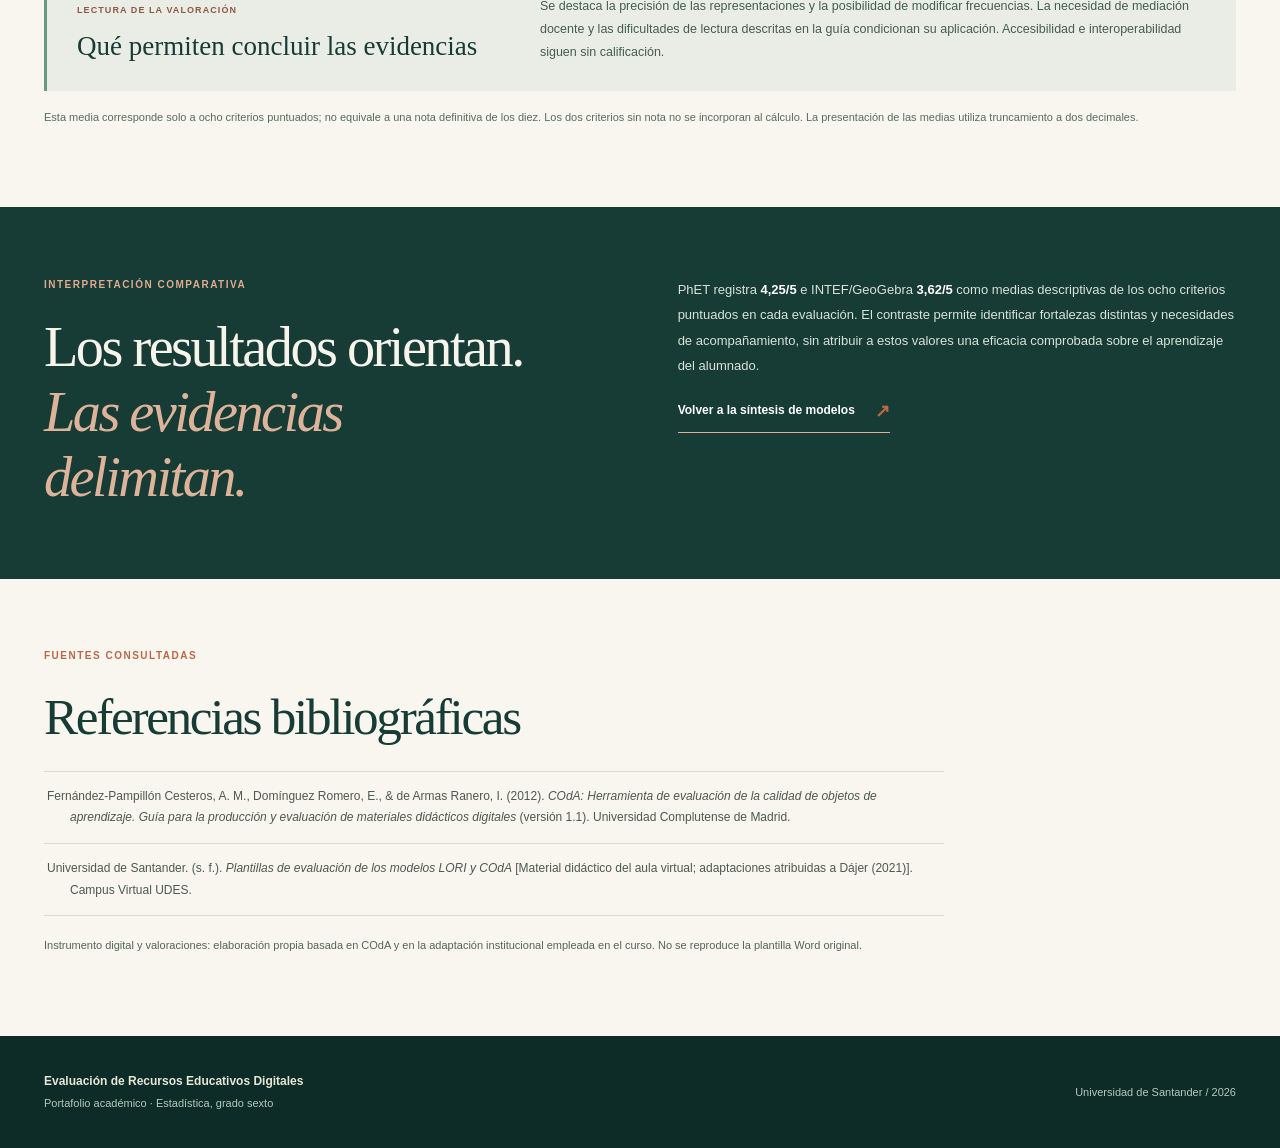
<file: instrumento-coda.html>
<!DOCTYPE html><html lang="es-CO"><head><meta charset="utf-8"><meta name="viewport" content="width=device-width, initial-scale=1"><meta name="theme-color" content="#173b35"><meta name="author" content="John Fernando Vergara Arroyo"><meta name="description" content="Instrumento digital de elaboración propia con base en COdA: diez criterios didácticos y tecnológicos, evaluación documentada de PhET y de INTEF/GeoGebra."><title>Instrumento COdA | Portafolio UDES</title><link rel="stylesheet" href="assets/styles.css"></head>
<body><a class="skip-link" href="#contenido">Ir al contenido principal</a>
<header class="site-header">
<div class="header-inner frame">
<a aria-label="Ir al inicio del portafolio" class="brand" href="index.html"><img alt="Logotipo oficial completo de la Universidad de Santander" class="brand-logo" height="80" src="assets/udes-logo-principal.svg" width="279"/></a>
<span class="header-identifier">PORTAFOLIO ACADÉMICO <span aria-hidden="true">/</span> 2026</span>
</div>
<nav aria-label="Navegación principal" class="main-nav"><div class="frame nav-inner">
<a class="nav-item" href="index.html"><span class="nav-count">01</span> Inicio</a>
<a class="nav-item active" href="modelos.html"><span class="nav-count">02</span> Modelos de evaluación y RED</a>
<a class="nav-item" href="rediseno.html"><span class="nav-count">03</span> Rediseño</a>
<a class="nav-item" href="aplicacion-modelo.html"><span class="nav-count">04</span> Aplicación de modelo de evaluación</a>
<a class="nav-item" href="referencias.html"><span class="nav-count">05</span> Referencias</a>
</div></nav>
<nav aria-label="Secciones de modelos de evaluación" class="sub-nav"><div class="frame sub-nav-inner">
<a href="modelos.html">Panorama de los seis modelos</a>
<a href="seleccionando-modelos.html">2.1 · Seleccionando modelos</a>
<a href="recursos-educativos.html">2.2 · Recursos educativos digitales</a>
</div></nav>
</header>
<main id="contenido">
<section class="coda-hero"><div class="frame coda-hero-layout"><div><div class="section-kicker">INSTRUMENTO DE ELABORACIÓN PROPIA <span aria-hidden="true">/</span> MODELO COdA</div><h1>Dos dimensiones.<br><em>Una evaluación fundamentada.</em></h1><p class="coda-hero-summary">Registro de calidad de dos recursos digitales para Matemáticas en grado sexto. Una lectura integrada de la propuesta didáctica y las condiciones tecnológicas de uso.</p><nav class="coda-jumplinks" aria-label="Consultar evaluaciones"><a href="#coda-phet">Evaluación PhET <span aria-hidden="true">↗</span></a><a href="#coda-intef">Evaluación INTEF <span aria-hidden="true">↗</span></a></nav></div>
<aside class="coda-hero-aside"><div class="coda-ratio"><strong>05</strong><span>+</span><strong>05</strong></div><div class="coda-ratio-names"><span>Didácticos</span><span>Tecnológicos</span></div><div class="coda-rule"></div><p><strong>10 criterios</strong> aplicados a cada RED</p><p><strong>Escala:</strong> de 1 a 5 para los criterios con evidencia suficiente</p><p class="coda-author">Instrumento y valoraciones de John Fernando Vergara Arroyo.</p></aside></div></section>
<section class="coda-method frame" aria-labelledby="coda-method-title"><div><span class="section-kicker">MARCO DE LA EVALUACIÓN</span><h2 id="coda-method-title">Conservar los criterios, <em>explicar las decisiones.</em></h2></div><div><p>Este instrumento toma como referencia los diez criterios del modelo COdA y las orientaciones recibidas en el curso de la UDES. La organización gráfica y los textos del registro son propios; se mantienen las puntuaciones y observaciones fundamentadas de las dos aplicaciones.</p><div class="coda-legend"><div><strong>Didáctico</strong><span>Objetivos, contenido, reflexión, interacción y motivación.</span></div><div><strong>Tecnológico</strong><span>Diseño, usabilidad, accesibilidad, reusabilidad e interoperabilidad.</span></div><div><strong>Sin nota</strong><span>Evidencia insuficiente. No equivale a cero ni a «no aplica».</span></div></div></div></section>
<section class="coda-evaluation frame" id="coda-phet" aria-labelledby="coda-phet-title">
  <div class="coda-intro"><div><span class="section-kicker">01 — EVALUACIÓN REGISTRADA</span><h2 id="coda-phet-title">Media: Distribuye y Equilibra</h2><p>Simulación que propone contextos de reparto, nivelación y equilibrio para explorar el significado de la media aritmética.</p><p class="coda-resource-origin">Universidad de Colorado Boulder · PhET · Matemáticas / Estadística · 6.º</p></div>
  <aside class="coda-result" aria-label="Media descriptiva de los criterios puntuados"><span>MEDIA DESCRIPTIVA PARCIAL</span><strong>4,25<small>/5</small></strong><hr><p>34 puntos · 8 criterios puntuados</p><p>2 criterios sin nota</p></aside></div>
  <div class="coda-evaluation-caption"><p>Las dos dimensiones de análisis se presentan por separado para facilitar la lectura de las evidencias. En cada criterio se conserva la valoración y la observación ya aprobadas.</p><a href="https://phet.colorado.edu/es/simulations/mean-share-and-balance" target="_blank" rel="noopener noreferrer">Consultar recurso original ↗</a></div>
  <section class="coda-group coda-didactico" aria-labelledby="coda-phet-didactico-title">
  <div class="coda-group-top"><div><span class="coda-group-tag">DIMENSIÓN DIDÁCTICA</span><h3 id="coda-phet-didactico-title">Aprendizaje y experiencia</h3></div><strong>05<small> criterios</small></strong></div>
  <div class="coda-table-head" aria-hidden="true"><span>CRITERIO</span><span>VALORACIÓN</span><span>FUNDAMENTO</span></div>
  <div class="coda-table" role="list"><div class="coda-criterion" id="coda-phet-didactico-1" role="listitem">
   <div class="coda-criterion-name"><span class="coda-n">01</span><h4>Objetivos y coherencia didáctica</h4></div>
   <div class="coda-grade" aria-label="Puntuación: 4 de 5"><div class="coda-value"><b>4<small>/5</small></b><span class="coda-meter" aria-hidden="true"><span class="coda-tick is-on"></span><span class="coda-tick is-on"></span><span class="coda-tick is-on"></span><span class="coda-tick is-on"></span><span class="coda-tick "></span></span></div></div>
   <p class="coda-justification">Objetivos conceptuales claros en la documentación PhET y relación razonable con las cuatro actividades.</p>
  </div>
<div class="coda-criterion" id="coda-phet-didactico-2" role="listitem">
   <div class="coda-criterion-name"><span class="coda-n">02</span><h4>Calidad de los contenidos</h4></div>
   <div class="coda-grade" aria-label="Puntuación: 5 de 5"><div class="coda-value"><b>5<small>/5</small></b><span class="coda-meter" aria-hidden="true"><span class="coda-tick is-on"></span><span class="coda-tick is-on"></span><span class="coda-tick is-on"></span><span class="coda-tick is-on"></span><span class="coda-tick is-on"></span></span></div></div>
   <p class="coda-justification">Representaciones consistentes con el concepto matemático de media y diferencia entre discreto y continuo.</p>
  </div>
<div class="coda-criterion" id="coda-phet-didactico-3" role="listitem">
   <div class="coda-criterion-name"><span class="coda-n">03</span><h4>Reflexión, crítica e innovación</h4></div>
   <div class="coda-grade" aria-label="Puntuación: 4 de 5"><div class="coda-value"><b>4<small>/5</small></b><span class="coda-meter" aria-hidden="true"><span class="coda-tick is-on"></span><span class="coda-tick is-on"></span><span class="coda-tick is-on"></span><span class="coda-tick is-on"></span><span class="coda-tick "></span></span></div></div>
   <p class="coda-justification">Permite anticipar resultados, modificar datos y discutir repartos y equilibrio.</p>
  </div>
<div class="coda-criterion" id="coda-phet-didactico-4" role="listitem">
   <div class="coda-criterion-name"><span class="coda-n">04</span><h4>Interactividad y adaptabilidad</h4></div>
   <div class="coda-grade" aria-label="Puntuación: 5 de 5"><div class="coda-value"><b>5<small>/5</small></b><span class="coda-meter" aria-hidden="true"><span class="coda-tick is-on"></span><span class="coda-tick is-on"></span><span class="coda-tick is-on"></span><span class="coda-tick is-on"></span><span class="coda-tick is-on"></span></span></div></div>
   <p class="coda-justification">Cuatro contextos y herramientas para redistribuir y representar cantidades.</p>
  </div>
<div class="coda-criterion" id="coda-phet-didactico-5" role="listitem">
   <div class="coda-criterion-name"><span class="coda-n">05</span><h4>Motivación</h4></div>
   <div class="coda-grade" aria-label="Puntuación: 4 de 5"><div class="coda-value"><b>4<small>/5</small></b><span class="coda-meter" aria-hidden="true"><span class="coda-tick is-on"></span><span class="coda-tick is-on"></span><span class="coda-tick is-on"></span><span class="coda-tick is-on"></span><span class="coda-tick "></span></span></div></div>
   <p class="coda-justification">Situaciones cotidianas y manipulación activa favorecen curiosidad por el promedio.</p>
  </div></div>
 </section>
  <section class="coda-group coda-tecnologico" aria-labelledby="coda-phet-tecnologico-title">
  <div class="coda-group-top"><div><span class="coda-group-tag">DIMENSIÓN TECNOLÓGICA</span><h3 id="coda-phet-tecnologico-title">Diseño, acceso y uso</h3></div><strong>05<small> criterios</small></strong></div>
  <div class="coda-table-head" aria-hidden="true"><span>CRITERIO</span><span>VALORACIÓN</span><span>FUNDAMENTO</span></div>
  <div class="coda-table" role="list"><div class="coda-criterion" id="coda-phet-tecnologico-1" role="listitem">
   <div class="coda-criterion-name"><span class="coda-n">01</span><h4>Formato y diseño</h4></div>
   <div class="coda-grade" aria-label="Puntuación: 4 de 5"><div class="coda-value"><b>4<small>/5</small></b><span class="coda-meter" aria-hidden="true"><span class="coda-tick is-on"></span><span class="coda-tick is-on"></span><span class="coda-tick is-on"></span><span class="coda-tick is-on"></span><span class="coda-tick "></span></span></div></div>
   <p class="coda-justification">Diseño ilustrado organizado y navegación consistente entre pantallas.</p>
  </div>
<div class="coda-criterion" id="coda-phet-tecnologico-2" role="listitem">
   <div class="coda-criterion-name"><span class="coda-n">02</span><h4>Usabilidad</h4></div>
   <div class="coda-grade" aria-label="Puntuación: 4 de 5"><div class="coda-value"><b>4<small>/5</small></b><span class="coda-meter" aria-hidden="true"><span class="coda-tick is-on"></span><span class="coda-tick is-on"></span><span class="coda-tick is-on"></span><span class="coda-tick is-on"></span><span class="coda-tick "></span></span></div></div>
   <p class="coda-justification">Menú, controles y reinicio visibles; PhET documenta atajos de teclado.</p>
  </div>
<div class="coda-criterion" id="coda-phet-tecnologico-3" role="listitem">
   <div class="coda-criterion-name"><span class="coda-n">03</span><h4>Accesibilidad</h4></div>
   <div class="coda-grade" aria-label="Puntuación: Sin nota"><div class="coda-unverified"><span>Sin nota</span><small>Evidencia insuficiente</small></div></div>
   <p class="coda-justification">Existen recursos declarados de accesibilidad, pero falta probar su desempeño con productos de apoyo.</p>
  </div>
<div class="coda-criterion" id="coda-phet-tecnologico-4" role="listitem">
   <div class="coda-criterion-name"><span class="coda-n">04</span><h4>Reusabilidad</h4></div>
   <div class="coda-grade" aria-label="Puntuación: 4 de 5"><div class="coda-value"><b>4<small>/5</small></b><span class="coda-meter" aria-hidden="true"><span class="coda-tick is-on"></span><span class="coda-tick is-on"></span><span class="coda-tick is-on"></span><span class="coda-tick is-on"></span><span class="coda-tick "></span></span></div></div>
   <p class="coda-justification">Las actividades admiten secuencias introductorias, demostraciones y exploración por grupos.</p>
  </div>
<div class="coda-criterion" id="coda-phet-tecnologico-5" role="listitem">
   <div class="coda-criterion-name"><span class="coda-n">05</span><h4>Interoperabilidad</h4></div>
   <div class="coda-grade" aria-label="Puntuación: Sin nota"><div class="coda-unverified"><span>Sin nota</span><small>Evidencia insuficiente</small></div></div>
   <p class="coda-justification">El navegador muestra la simulación, pero no se ha demostrado intercambio de contenidos entre plataformas.</p>
  </div></div>
 </section>
  <div class="coda-finding"><div><span>LECTURA DE LA VALORACIÓN</span><h3>Qué permiten concluir las evidencias</h3></div><p>La mayor fortaleza se observa en la interactividad y la coherencia matemática de las representaciones. Accesibilidad e interoperabilidad permanecen sin calificación hasta contar con verificaciones específicas.</p></div>
  <p class="coda-terms">Esta media corresponde solo a ocho criterios puntuados; no equivale a una nota definitiva de los diez. Los dos criterios sin nota no se incorporan al cálculo.</p>
 </section>
<section class="coda-evaluation frame" id="coda-intef" aria-labelledby="coda-intef-title">
  <div class="coda-intro"><div><span class="section-kicker">02 — EVALUACIÓN REGISTRADA</span><h2 id="coda-intef-title">Explorando la media aritmética</h2><p>Recurso de representación estadística que permite modificar frecuencias y observar variaciones en la media aritmética.</p><p class="coda-resource-origin">INTEF · GeoGebra · Matemáticas / Estadística · 6.º</p></div>
  <aside class="coda-result" aria-label="Media descriptiva de los criterios puntuados"><span>MEDIA DESCRIPTIVA PARCIAL</span><strong>3,62<small>/5</small></strong><hr><p>29 puntos · 8 criterios puntuados</p><p>2 criterios sin nota</p></aside></div>
  <div class="coda-evaluation-caption"><p>Las dos dimensiones de análisis se presentan por separado para facilitar la lectura de las evidencias. En cada criterio se conserva la valoración y la observación ya aprobadas.</p><a href="https://descargas.intef.es/recursos_educativos/geogebra/Primaria/P60066/index.html" target="_blank" rel="noopener noreferrer">Consultar recurso original ↗</a></div>
  <section class="coda-group coda-didactico" aria-labelledby="coda-intef-didactico-title">
  <div class="coda-group-top"><div><span class="coda-group-tag">DIMENSIÓN DIDÁCTICA</span><h3 id="coda-intef-didactico-title">Aprendizaje y experiencia</h3></div><strong>05<small> criterios</small></strong></div>
  <div class="coda-table-head" aria-hidden="true"><span>CRITERIO</span><span>VALORACIÓN</span><span>FUNDAMENTO</span></div>
  <div class="coda-table" role="list"><div class="coda-criterion" id="coda-intef-didactico-1" role="listitem">
   <div class="coda-criterion-name"><span class="coda-n">01</span><h4>Objetivos y coherencia didáctica</h4></div>
   <div class="coda-grade" aria-label="Puntuación: 4 de 5"><div class="coda-value"><b>4<small>/5</small></b><span class="coda-meter" aria-hidden="true"><span class="coda-tick is-on"></span><span class="coda-tick is-on"></span><span class="coda-tick is-on"></span><span class="coda-tick is-on"></span><span class="coda-tick "></span></span></div></div>
   <p class="coda-justification">Los objetivos curriculares declarados por INTEF corresponden a media, barras y frecuencias.</p>
  </div>
<div class="coda-criterion" id="coda-intef-didactico-2" role="listitem">
   <div class="coda-criterion-name"><span class="coda-n">02</span><h4>Calidad de los contenidos</h4></div>
   <div class="coda-grade" aria-label="Puntuación: 5 de 5"><div class="coda-value"><b>5<small>/5</small></b><span class="coda-meter" aria-hidden="true"><span class="coda-tick is-on"></span><span class="coda-tick is-on"></span><span class="coda-tick is-on"></span><span class="coda-tick is-on"></span><span class="coda-tick is-on"></span></span></div></div>
   <p class="coda-justification">Los valores de edades y frecuencias de la captura permiten confirmar la media 12,2.</p>
  </div>
<div class="coda-criterion" id="coda-intef-didactico-3" role="listitem">
   <div class="coda-criterion-name"><span class="coda-n">03</span><h4>Reflexión, crítica e innovación</h4></div>
   <div class="coda-grade" aria-label="Puntuación: 3 de 5"><div class="coda-value"><b>3<small>/5</small></b><span class="coda-meter" aria-hidden="true"><span class="coda-tick is-on"></span><span class="coda-tick is-on"></span><span class="coda-tick is-on"></span><span class="coda-tick "></span><span class="coda-tick "></span></span></div></div>
   <p class="coda-justification">Favorece la investigación con preguntas que propone la guía; no hay cuestiones automáticas dentro del applet.</p>
  </div>
<div class="coda-criterion" id="coda-intef-didactico-4" role="listitem">
   <div class="coda-criterion-name"><span class="coda-n">04</span><h4>Interactividad y adaptabilidad</h4></div>
   <div class="coda-grade" aria-label="Puntuación: 4 de 5"><div class="coda-value"><b>4<small>/5</small></b><span class="coda-meter" aria-hidden="true"><span class="coda-tick is-on"></span><span class="coda-tick is-on"></span><span class="coda-tick is-on"></span><span class="coda-tick is-on"></span><span class="coda-tick "></span></span></div></div>
   <p class="coda-justification">Las frecuencias pueden modificarse mediante puntos de control; no se aprecian rutas diferenciadas por nivel.</p>
  </div>
<div class="coda-criterion" id="coda-intef-didactico-5" role="listitem">
   <div class="coda-criterion-name"><span class="coda-n">05</span><h4>Motivación</h4></div>
   <div class="coda-grade" aria-label="Puntuación: 3 de 5"><div class="coda-value"><b>3<small>/5</small></b><span class="coda-meter" aria-hidden="true"><span class="coda-tick is-on"></span><span class="coda-tick is-on"></span><span class="coda-tick is-on"></span><span class="coda-tick "></span><span class="coda-tick "></span></span></div></div>
   <p class="coda-justification">Gráfico manipulable y observación inmediata, con mayor necesidad de mediación docente.</p>
  </div></div>
 </section>
  <section class="coda-group coda-tecnologico" aria-labelledby="coda-intef-tecnologico-title">
  <div class="coda-group-top"><div><span class="coda-group-tag">DIMENSIÓN TECNOLÓGICA</span><h3 id="coda-intef-tecnologico-title">Diseño, acceso y uso</h3></div><strong>05<small> criterios</small></strong></div>
  <div class="coda-table-head" aria-hidden="true"><span>CRITERIO</span><span>VALORACIÓN</span><span>FUNDAMENTO</span></div>
  <div class="coda-table" role="list"><div class="coda-criterion" id="coda-intef-tecnologico-1" role="listitem">
   <div class="coda-criterion-name"><span class="coda-n">01</span><h4>Formato y diseño</h4></div>
   <div class="coda-grade" aria-label="Puntuación: 3 de 5"><div class="coda-value"><b>3<small>/5</small></b><span class="coda-meter" aria-hidden="true"><span class="coda-tick is-on"></span><span class="coda-tick is-on"></span><span class="coda-tick is-on"></span><span class="coda-tick "></span><span class="coda-tick "></span></span></div></div>
   <p class="coda-justification">Ejes y barras identificables, aunque la guía alerta de posibles solapamientos en pantalla.</p>
  </div>
<div class="coda-criterion" id="coda-intef-tecnologico-2" role="listitem">
   <div class="coda-criterion-name"><span class="coda-n">02</span><h4>Usabilidad</h4></div>
   <div class="coda-grade" aria-label="Puntuación: 3 de 5"><div class="coda-value"><b>3<small>/5</small></b><span class="coda-meter" aria-hidden="true"><span class="coda-tick is-on"></span><span class="coda-tick is-on"></span><span class="coda-tick is-on"></span><span class="coda-tick "></span><span class="coda-tick "></span></span></div></div>
   <p class="coda-justification">Controles visibles al activarlos; la incidencia de solapamiento afecta ocasionalmente la lectura.</p>
  </div>
<div class="coda-criterion" id="coda-intef-tecnologico-3" role="listitem">
   <div class="coda-criterion-name"><span class="coda-n">03</span><h4>Accesibilidad</h4></div>
   <div class="coda-grade" aria-label="Puntuación: Sin nota"><div class="coda-unverified"><span>Sin nota</span><small>Evidencia insuficiente</small></div></div>
   <p class="coda-justification">No hay verificación funcional con teclado, pantalla táctil y tecnologías de apoyo.</p>
  </div>
<div class="coda-criterion" id="coda-intef-tecnologico-4" role="listitem">
   <div class="coda-criterion-name"><span class="coda-n">04</span><h4>Reusabilidad</h4></div>
   <div class="coda-grade" aria-label="Puntuación: 4 de 5"><div class="coda-value"><b>4<small>/5</small></b><span class="coda-meter" aria-hidden="true"><span class="coda-tick is-on"></span><span class="coda-tick is-on"></span><span class="coda-tick is-on"></span><span class="coda-tick is-on"></span><span class="coda-tick "></span></span></div></div>
   <p class="coda-justification">Se recomienda para quinto y sexto; el material guía puede editarse mediante su archivo fuente.</p>
  </div>
<div class="coda-criterion" id="coda-intef-tecnologico-5" role="listitem">
   <div class="coda-criterion-name"><span class="coda-n">05</span><h4>Interoperabilidad</h4></div>
   <div class="coda-grade" aria-label="Puntuación: Sin nota"><div class="coda-unverified"><span>Sin nota</span><small>Evidencia insuficiente</small></div></div>
   <p class="coda-justification">La ejecución web no acredita por sí sola interoperabilidad según formatos de intercambio educativo.</p>
  </div></div>
 </section>
  <div class="coda-finding"><div><span>LECTURA DE LA VALORACIÓN</span><h3>Qué permiten concluir las evidencias</h3></div><p>Se destaca la precisión de las representaciones y la posibilidad de modificar frecuencias. La necesidad de mediación docente y las dificultades de lectura descritas en la guía condicionan su aplicación. Accesibilidad e interoperabilidad siguen sin calificación.</p></div>
  <p class="coda-terms">Esta media corresponde solo a ocho criterios puntuados; no equivale a una nota definitiva de los diez. Los dos criterios sin nota no se incorporan al cálculo. La presentación de las medias utiliza truncamiento a dos decimales.</p>
 </section>
<section class="coda-compare"><div class="frame coda-compare-inner"><div><div class="section-kicker">INTERPRETACIÓN COMPARATIVA</div><h2>Los resultados orientan. <em>Las evidencias delimitan.</em></h2></div><div><p>PhET registra <strong>4,25/5</strong> e INTEF/GeoGebra <strong>3,62/5</strong> como medias descriptivas de los ocho criterios puntuados en cada evaluación. El contraste permite identificar fortalezas distintas y necesidades de acompañamiento, sin atribuir a estos valores una eficacia comprobada sobre el aprendizaje del alumnado.</p><a class="text-link" href="seleccionando-modelos.html#eval-lori-resumen">Volver a la síntesis de modelos <span aria-hidden="true">↗</span></a></div></div></section>
<section class="coda-attribution frame" aria-labelledby="coda-references-title"><div class="section-kicker">FUENTES CONSULTADAS</div><h2 id="coda-references-title">Referencias bibliográficas</h2><ol class="apa-references"><li>Fernández-Pampillón Cesteros, A. M., Domínguez Romero, E., &amp; de Armas Ranero, I. (2012). <em>COdA: Herramienta de evaluación de la calidad de objetos de aprendizaje. Guía para la producción y evaluación de materiales didácticos digitales</em> (versión 1.1). Universidad Complutense de Madrid.</li><li>Universidad de Santander. (s. f.). <em>Plantillas de evaluación de los modelos LORI y COdA</em> [Material didáctico del aula virtual; adaptaciones atribuidas a Dájer (2021)]. Campus Virtual UDES.</li></ol><p class="coda-credit">Instrumento digital y valoraciones: elaboración propia basada en COdA y en la adaptación institucional empleada en el curso. No se reproduce la plantilla Word original.</p></section>
</main><footer class="site-footer"><div class="frame footer-inner"><div><strong>Evaluación de Recursos Educativos Digitales</strong><span>Portafolio académico · Estadística, grado sexto</span></div><span>Universidad de Santander / 2026</span></div></footer></body></html>
</file>
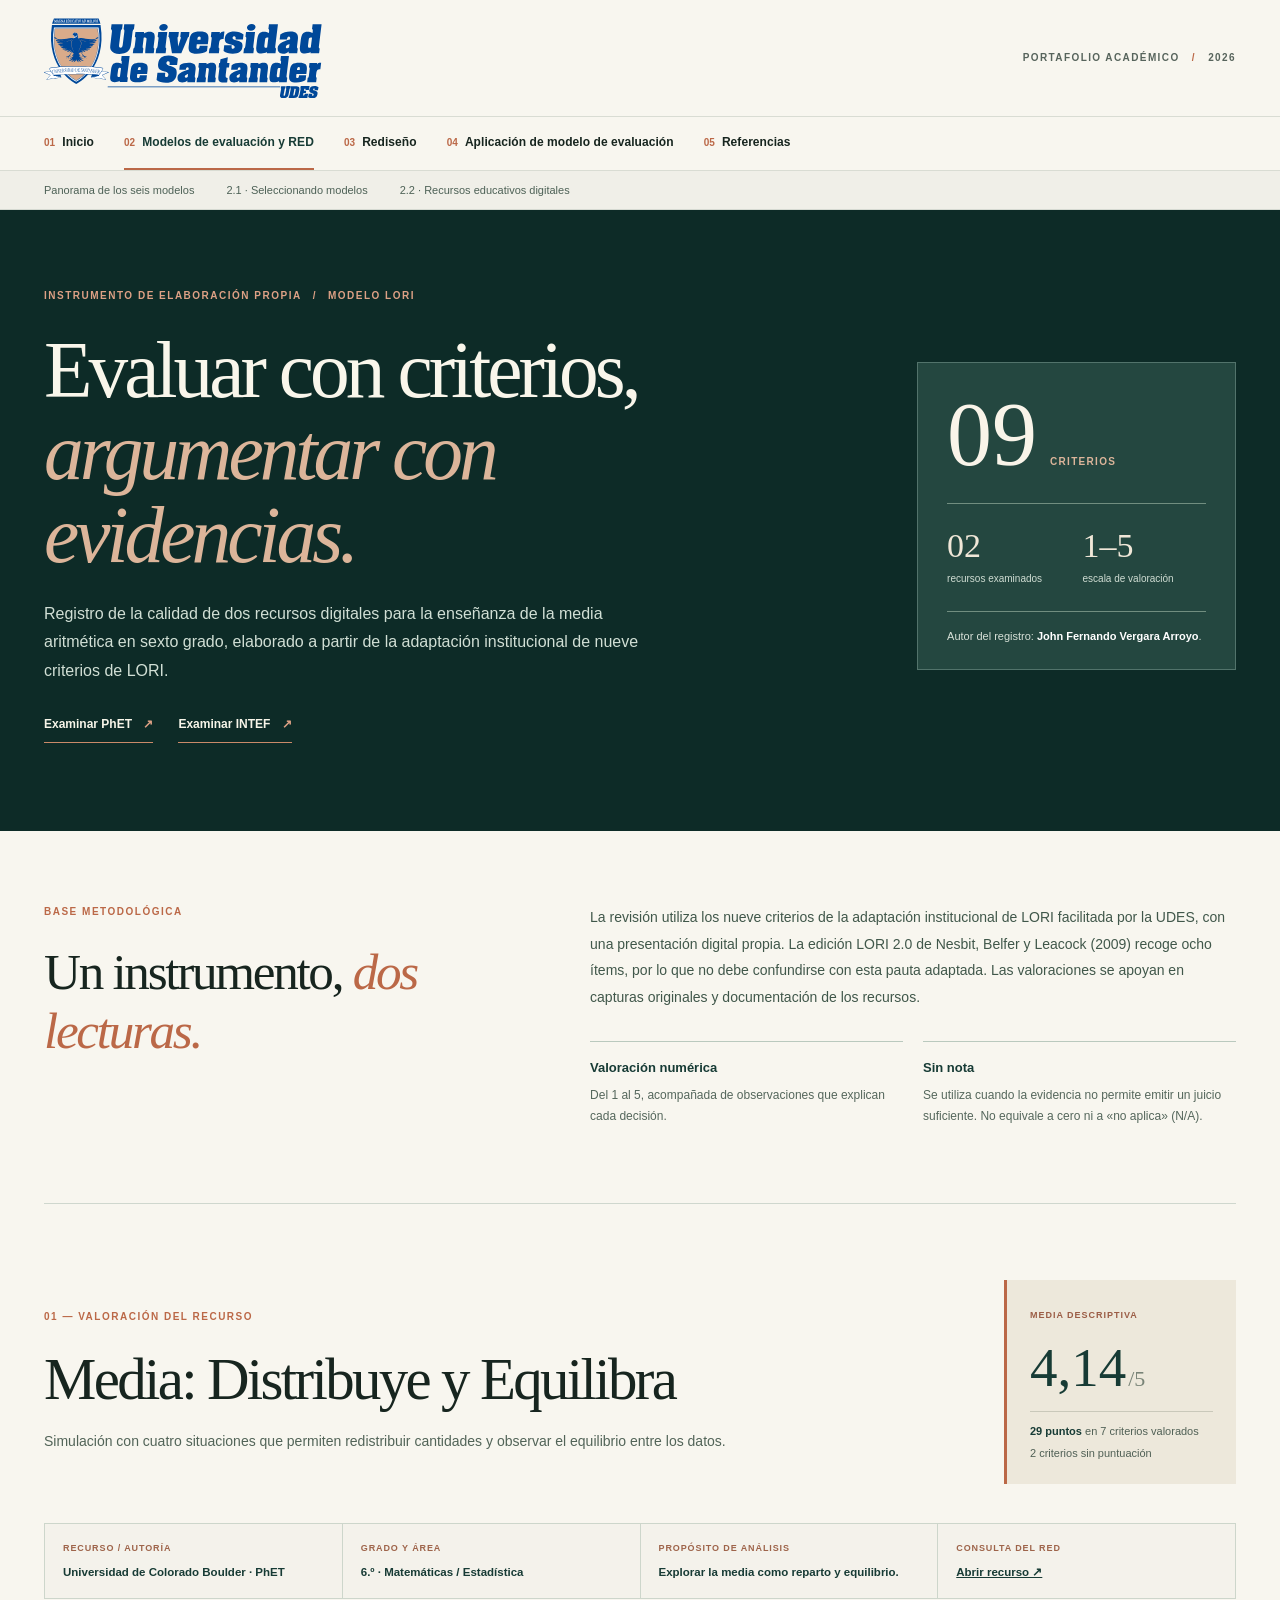
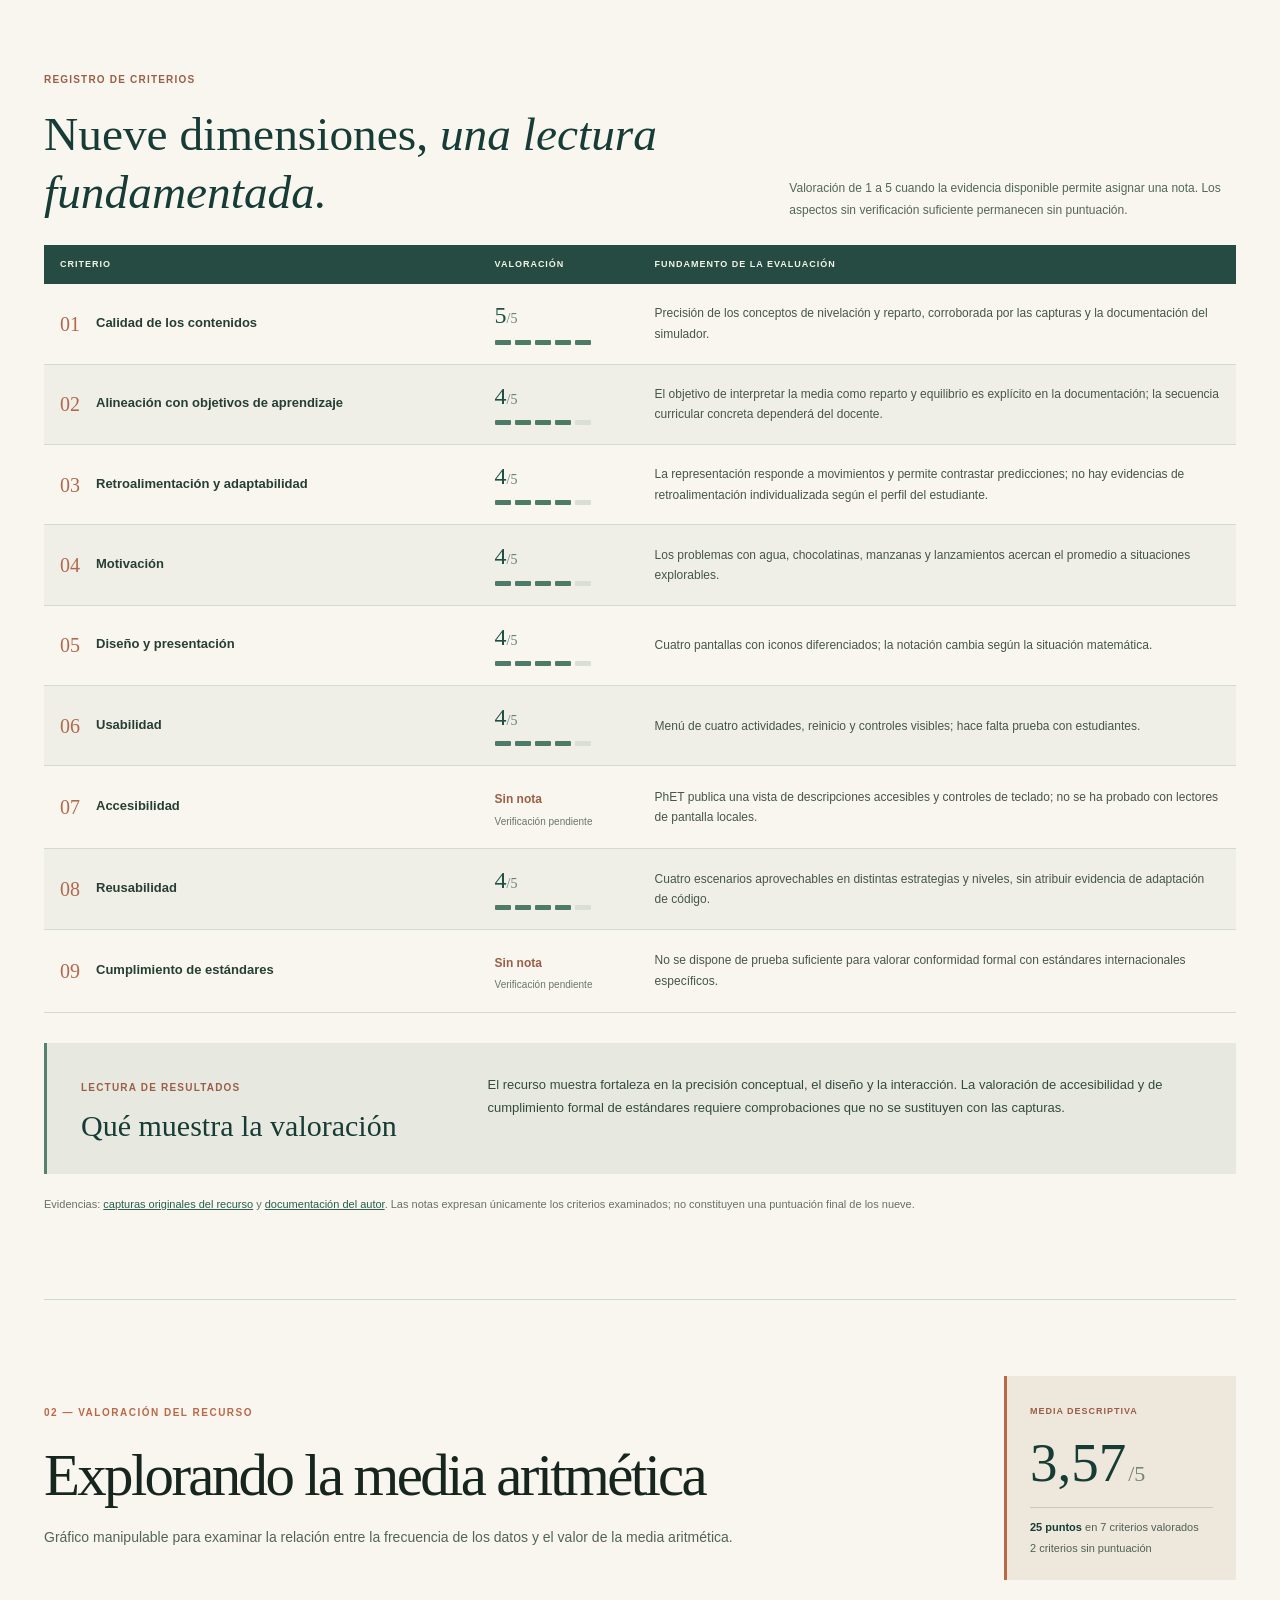
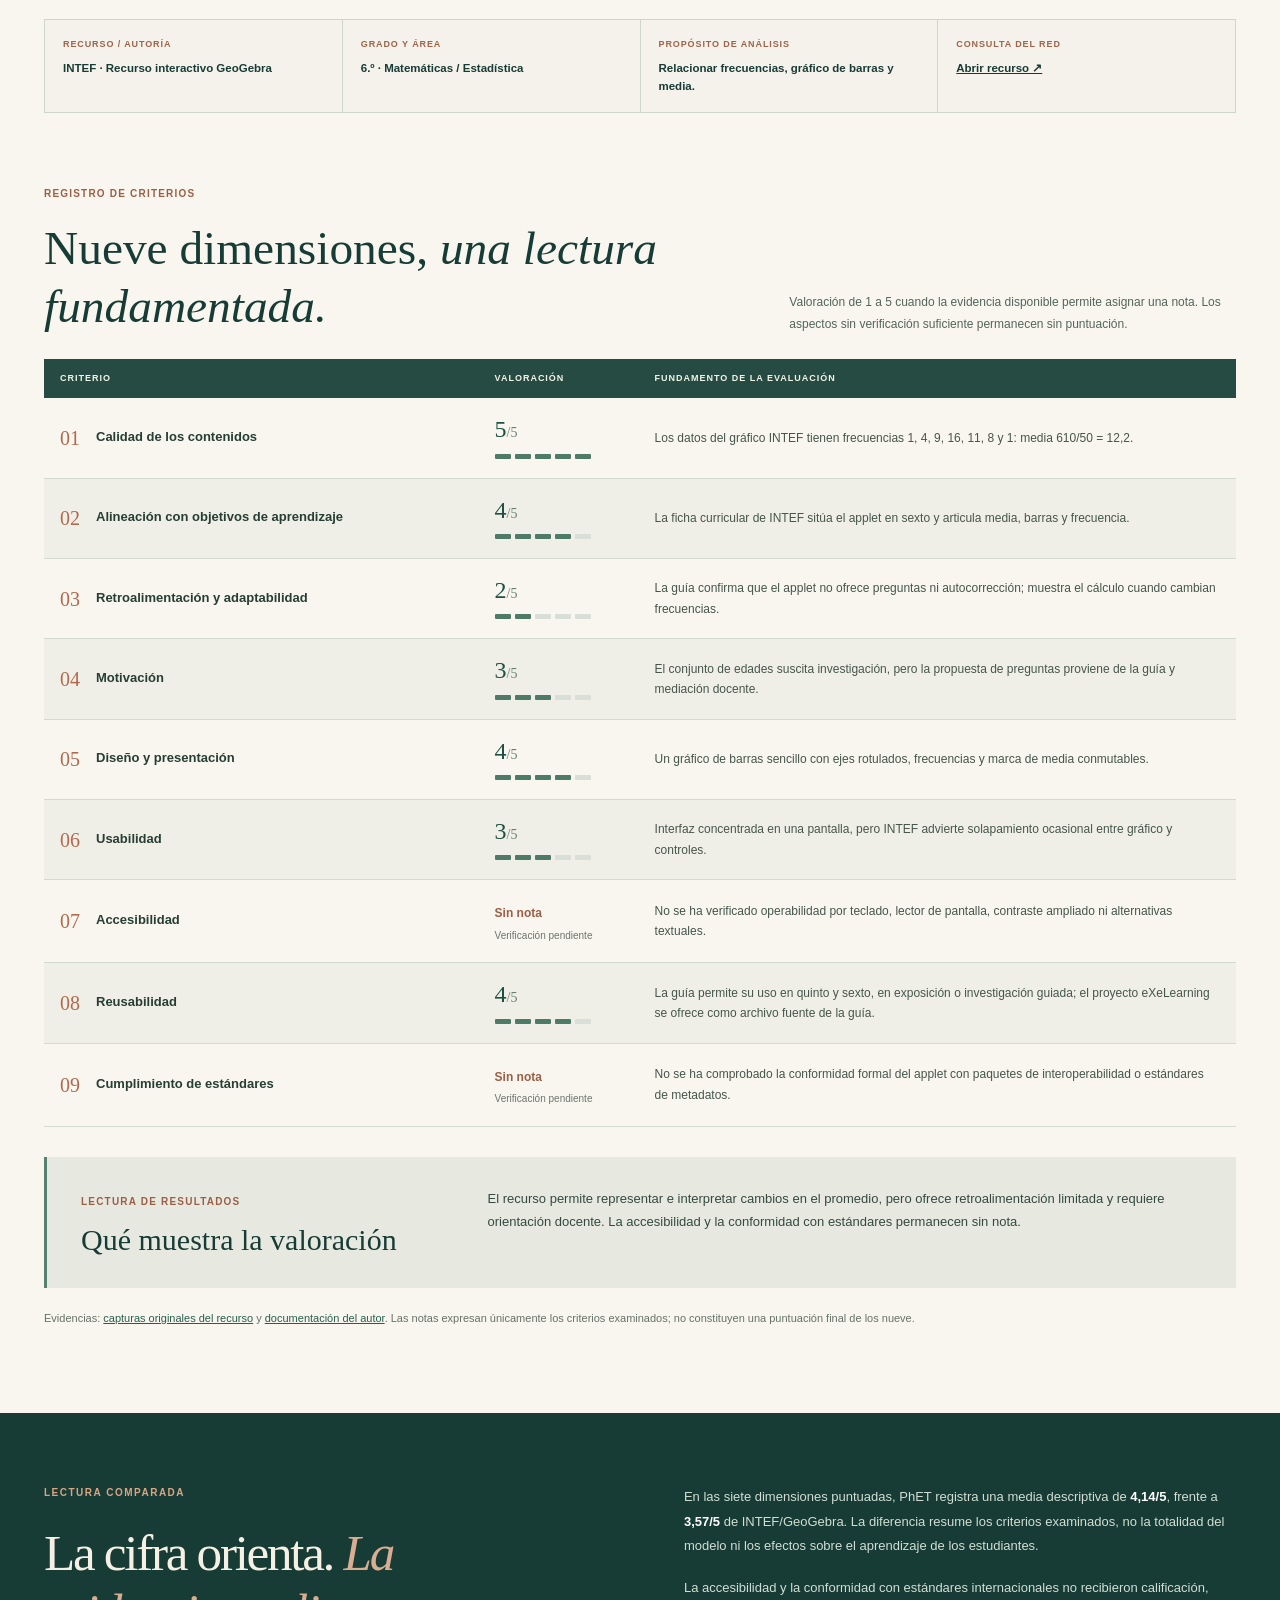
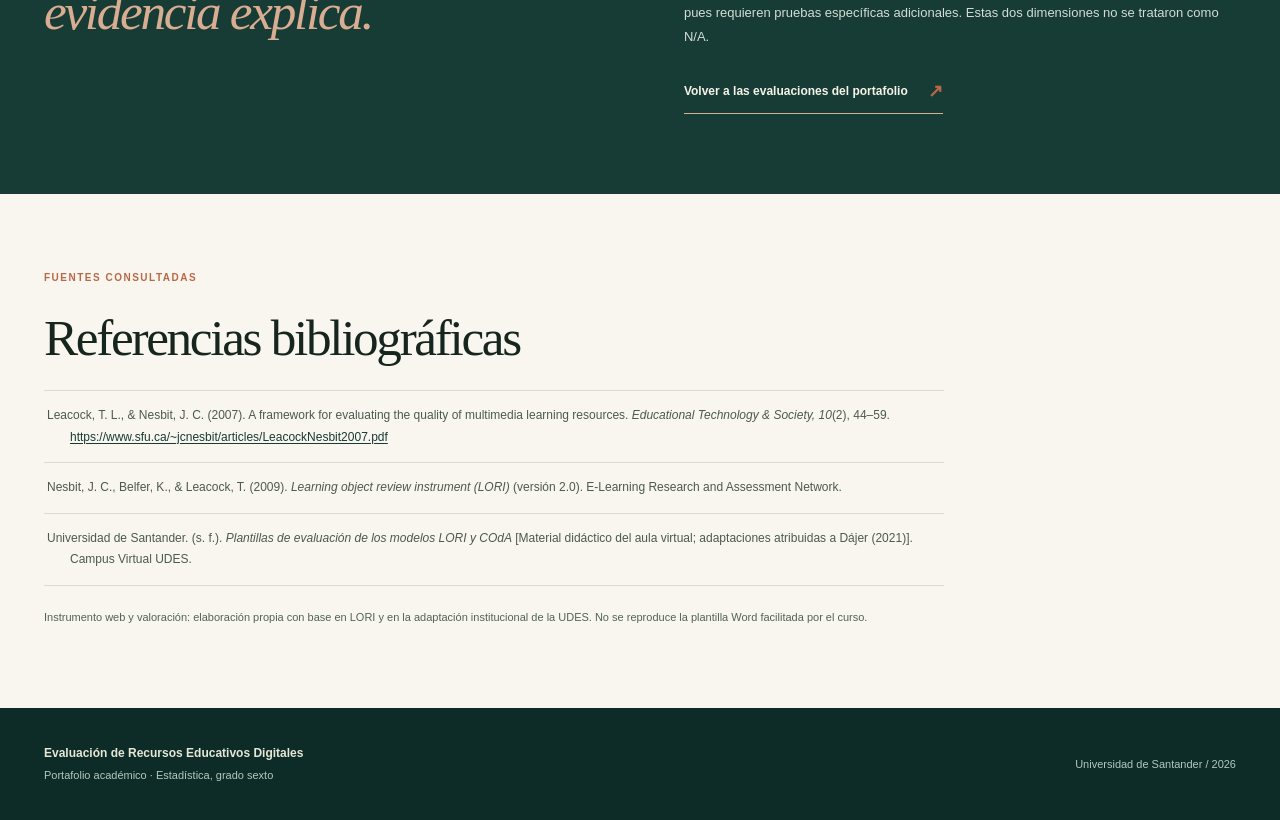
<file: instrumento-lori.html>
<!DOCTYPE html>
<html lang="es-CO"><head><meta charset="utf-8"><meta name="viewport" content="width=device-width, initial-scale=1"><meta name="theme-color" content="#173b35"><meta name="description" content="Instrumento de elaboración propia basado en LORI: evaluación de calidad de dos recursos digitales para el aprendizaje de la media aritmética en grado sexto."><meta name="author" content="John Fernando Vergara Arroyo"><title>Instrumento LORI | Portafolio UDES</title><link rel="stylesheet" href="assets/styles.css"></head>
<body><a class="skip-link" href="#contenido">Ir al contenido principal</a>
<header class="site-header">
<div class="header-inner frame">
<a aria-label="Ir al inicio del portafolio" class="brand" href="index.html"><img alt="Logotipo oficial completo de la Universidad de Santander" class="brand-logo" height="80" src="assets/udes-logo-principal.svg" width="279"/></a>
<span class="header-identifier">PORTAFOLIO ACADÉMICO <span aria-hidden="true">/</span> 2026</span>
</div>
<nav aria-label="Navegación principal" class="main-nav"><div class="frame nav-inner">
<a class="nav-item" href="index.html"><span class="nav-count">01</span> Inicio</a>
<a class="nav-item active" href="modelos.html"><span class="nav-count">02</span> Modelos de evaluación y RED</a>
<a class="nav-item" href="rediseno.html"><span class="nav-count">03</span> Rediseño</a>
<a class="nav-item" href="aplicacion-modelo.html"><span class="nav-count">04</span> Aplicación de modelo de evaluación</a>
<a class="nav-item" href="referencias.html"><span class="nav-count">05</span> Referencias</a>
</div></nav>
<nav aria-label="Secciones de modelos de evaluación" class="sub-nav"><div class="frame sub-nav-inner">
<a href="modelos.html">Panorama de los seis modelos</a>
<a  href="seleccionando-modelos.html">2.1 · Seleccionando modelos</a>
<a href="recursos-educativos.html">2.2 · Recursos educativos digitales</a>
</div></nav>
</header>
<main id="contenido">
<section class="lori-hero"><div class="frame lori-hero-layout"><div>
<div class="section-kicker">INSTRUMENTO DE ELABORACIÓN PROPIA <span aria-hidden="true">/</span> MODELO LORI</div>
<h1>Evaluar con criterios, <em>argumentar con evidencias.</em></h1>
<p class="lori-lead">Registro de la calidad de dos recursos digitales para la enseñanza de la media aritmética en sexto grado, elaborado a partir de la adaptación institucional de nueve criterios de LORI.</p>
<div class="lori-hero-links"><a href="#lori-phet">Examinar PhET <span aria-hidden="true">↗</span></a><a href="#lori-intef">Examinar INTEF <span aria-hidden="true">↗</span></a></div></div>
<aside class="lori-hero-aside"><div class="lori-hero-number">09<span>criterios</span></div><div class="lori-hero-rule"></div><div class="lori-hero-two"><div><strong>02</strong><span>recursos examinados</span></div><div><strong>1–5</strong><span>escala de valoración</span></div></div><p>Autor del registro: <strong>John Fernando Vergara Arroyo</strong>.</p></aside>
</div></section>
<section class="lori-method frame" aria-labelledby="lori-method-title"><div><div class="section-kicker">BASE METODOLÓGICA</div><h2 id="lori-method-title">Un instrumento, <em>dos lecturas.</em></h2></div><div class="lori-method-body"><p>La revisión utiliza los nueve criterios de la adaptación institucional de LORI facilitada por la UDES, con una presentación digital propia. La edición LORI 2.0 de Nesbit, Belfer y Leacock (2009) recoge ocho ítems, por lo que no debe confundirse con esta pauta adaptada. Las valoraciones se apoyan en capturas originales y documentación de los recursos.</p><div class="lori-method-notes"><div><strong>Valoración numérica</strong><span>Del 1 al 5, acompañada de observaciones que explican cada decisión.</span></div><div><strong>Sin nota</strong><span>Se utiliza cuando la evidencia no permite emitir un juicio suficiente. No equivale a cero ni a «no aplica» (N/A).</span></div></div></div></section>
<section class="lori-evaluation frame" id="lori-phet" aria-labelledby="lori-phet-title">
 <div class="lori-evaluation-header"><div><div class="section-kicker">01 — VALORACIÓN DEL RECURSO</div><h2 id="lori-phet-title">Media: Distribuye y Equilibra</h2><p>Simulación con cuatro situaciones que permiten redistribuir cantidades y observar el equilibrio entre los datos.</p></div>
 <aside class="lori-result" aria-label="Resumen de la evaluación"><span class="lori-result-caption">MEDIA DESCRIPTIVA</span><div class="lori-result-figure">4,14<span>/5</span></div><div class="lori-result-divider"></div><p><strong>29 puntos</strong> en 7 criterios valorados</p><p>2 criterios sin puntuación</p></aside></div>
 <div class="lori-resource-facts"><div><span>RECURSO / AUTORÍA</span><strong>Universidad de Colorado Boulder · PhET</strong></div><div><span>GRADO Y ÁREA</span><strong>6.º · Matemáticas / Estadística</strong></div><div><span>PROPÓSITO DE ANÁLISIS</span><strong>Explorar la media como reparto y equilibrio.</strong></div><div><span>CONSULTA DEL RED</span><a href="https://phet.colorado.edu/es/simulations/mean-share-and-balance" rel="noopener noreferrer" target="_blank">Abrir recurso ↗</a></div></div>
 <div class="lori-grid-heading"><div><span>REGISTRO DE CRITERIOS</span><h3>Nueve dimensiones, <em>una lectura fundamentada.</em></h3></div><p>Valoración de 1 a 5 cuando la evidencia disponible permite asignar una nota. Los aspectos sin verificación suficiente permanecen sin puntuación.</p></div>
 <div class="lori-criterion-head" aria-hidden="true"><span>CRITERIO</span><span>VALORACIÓN</span><span>FUNDAMENTO DE LA EVALUACIÓN</span></div>
 <div class="lori-criterion-stack"><div class="lori-criterion" id="lp-1">
<div class="lori-criterion-name"><span class="lori-criterion-index">01</span><h4>Calidad de los contenidos</h4></div>
<div class="lori-grade" aria-label="Valoración: 5"><div class="lori-eval-score"><strong>5<span>/5</span></strong><div class="lori-meter" aria-hidden="true"><span class="lori-meter-fill"></span><span class="lori-meter-fill"></span><span class="lori-meter-fill"></span><span class="lori-meter-fill"></span><span class="lori-meter-fill"></span></div></div></div>
<p class="lori-evidence">Precisión de los conceptos de nivelación y reparto, corroborada por las capturas y la documentación del simulador.</p></div>
<div class="lori-criterion" id="lp-2">
<div class="lori-criterion-name"><span class="lori-criterion-index">02</span><h4>Alineación con objetivos de aprendizaje</h4></div>
<div class="lori-grade" aria-label="Valoración: 4"><div class="lori-eval-score"><strong>4<span>/5</span></strong><div class="lori-meter" aria-hidden="true"><span class="lori-meter-fill"></span><span class="lori-meter-fill"></span><span class="lori-meter-fill"></span><span class="lori-meter-fill"></span><span class="lori-meter-empty"></span></div></div></div>
<p class="lori-evidence">El objetivo de interpretar la media como reparto y equilibrio es explícito en la documentación; la secuencia curricular concreta dependerá del docente.</p></div>
<div class="lori-criterion" id="lp-3">
<div class="lori-criterion-name"><span class="lori-criterion-index">03</span><h4>Retroalimentación y adaptabilidad</h4></div>
<div class="lori-grade" aria-label="Valoración: 4"><div class="lori-eval-score"><strong>4<span>/5</span></strong><div class="lori-meter" aria-hidden="true"><span class="lori-meter-fill"></span><span class="lori-meter-fill"></span><span class="lori-meter-fill"></span><span class="lori-meter-fill"></span><span class="lori-meter-empty"></span></div></div></div>
<p class="lori-evidence">La representación responde a movimientos y permite contrastar predicciones; no hay evidencias de retroalimentación individualizada según el perfil del estudiante.</p></div>
<div class="lori-criterion" id="lp-4">
<div class="lori-criterion-name"><span class="lori-criterion-index">04</span><h4>Motivación</h4></div>
<div class="lori-grade" aria-label="Valoración: 4"><div class="lori-eval-score"><strong>4<span>/5</span></strong><div class="lori-meter" aria-hidden="true"><span class="lori-meter-fill"></span><span class="lori-meter-fill"></span><span class="lori-meter-fill"></span><span class="lori-meter-fill"></span><span class="lori-meter-empty"></span></div></div></div>
<p class="lori-evidence">Los problemas con agua, chocolatinas, manzanas y lanzamientos acercan el promedio a situaciones explorables.</p></div>
<div class="lori-criterion" id="lp-5">
<div class="lori-criterion-name"><span class="lori-criterion-index">05</span><h4>Diseño y presentación</h4></div>
<div class="lori-grade" aria-label="Valoración: 4"><div class="lori-eval-score"><strong>4<span>/5</span></strong><div class="lori-meter" aria-hidden="true"><span class="lori-meter-fill"></span><span class="lori-meter-fill"></span><span class="lori-meter-fill"></span><span class="lori-meter-fill"></span><span class="lori-meter-empty"></span></div></div></div>
<p class="lori-evidence">Cuatro pantallas con iconos diferenciados; la notación cambia según la situación matemática.</p></div>
<div class="lori-criterion" id="lp-6">
<div class="lori-criterion-name"><span class="lori-criterion-index">06</span><h4>Usabilidad</h4></div>
<div class="lori-grade" aria-label="Valoración: 4"><div class="lori-eval-score"><strong>4<span>/5</span></strong><div class="lori-meter" aria-hidden="true"><span class="lori-meter-fill"></span><span class="lori-meter-fill"></span><span class="lori-meter-fill"></span><span class="lori-meter-fill"></span><span class="lori-meter-empty"></span></div></div></div>
<p class="lori-evidence">Menú de cuatro actividades, reinicio y controles visibles; hace falta prueba con estudiantes.</p></div>
<div class="lori-criterion" id="lp-7">
<div class="lori-criterion-name"><span class="lori-criterion-index">07</span><h4>Accesibilidad</h4></div>
<div class="lori-grade" aria-label="Valoración: sin nota"><div class="lori-unscored"><span>Sin nota</span><small>Verificación pendiente</small></div></div>
<p class="lori-evidence">PhET publica una vista de descripciones accesibles y controles de teclado; no se ha probado con lectores de pantalla locales.</p></div>
<div class="lori-criterion" id="lp-8">
<div class="lori-criterion-name"><span class="lori-criterion-index">08</span><h4>Reusabilidad</h4></div>
<div class="lori-grade" aria-label="Valoración: 4"><div class="lori-eval-score"><strong>4<span>/5</span></strong><div class="lori-meter" aria-hidden="true"><span class="lori-meter-fill"></span><span class="lori-meter-fill"></span><span class="lori-meter-fill"></span><span class="lori-meter-fill"></span><span class="lori-meter-empty"></span></div></div></div>
<p class="lori-evidence">Cuatro escenarios aprovechables en distintas estrategias y niveles, sin atribuir evidencia de adaptación de código.</p></div>
<div class="lori-criterion" id="lp-9">
<div class="lori-criterion-name"><span class="lori-criterion-index">09</span><h4>Cumplimiento de estándares</h4></div>
<div class="lori-grade" aria-label="Valoración: sin nota"><div class="lori-unscored"><span>Sin nota</span><small>Verificación pendiente</small></div></div>
<p class="lori-evidence">No se dispone de prueba suficiente para valorar conformidad formal con estándares internacionales específicos.</p></div></div>
 <div class="lori-synthesis"><div><span>LECTURA DE RESULTADOS</span><h3>Qué muestra la valoración</h3></div><p>El recurso muestra fortaleza en la precisión conceptual, el diseño y la interacción. La valoración de accesibilidad y de cumplimiento formal de estándares requiere comprobaciones que no se sustituyen con las capturas.</p></div>
 <p class="lori-source-note">Evidencias: <a href="recursos-educativos.html#phet-title">capturas originales del recurso</a> y <a href="https://github.com/phetsims/mean-share-and-balance/blob/main/doc/model.md" target="_blank" rel="noopener noreferrer">documentación del autor</a>. Las notas expresan únicamente los criterios examinados; no constituyen una puntuación final de los nueve.</p>
 </section>
<section class="lori-evaluation frame" id="lori-intef" aria-labelledby="lori-intef-title">
 <div class="lori-evaluation-header"><div><div class="section-kicker">02 — VALORACIÓN DEL RECURSO</div><h2 id="lori-intef-title">Explorando la media aritmética</h2><p>Gráfico manipulable para examinar la relación entre la frecuencia de los datos y el valor de la media aritmética.</p></div>
 <aside class="lori-result" aria-label="Resumen de la evaluación"><span class="lori-result-caption">MEDIA DESCRIPTIVA</span><div class="lori-result-figure">3,57<span>/5</span></div><div class="lori-result-divider"></div><p><strong>25 puntos</strong> en 7 criterios valorados</p><p>2 criterios sin puntuación</p></aside></div>
 <div class="lori-resource-facts"><div><span>RECURSO / AUTORÍA</span><strong>INTEF · Recurso interactivo GeoGebra</strong></div><div><span>GRADO Y ÁREA</span><strong>6.º · Matemáticas / Estadística</strong></div><div><span>PROPÓSITO DE ANÁLISIS</span><strong>Relacionar frecuencias, gráfico de barras y media.</strong></div><div><span>CONSULTA DEL RED</span><a href="https://descargas.intef.es/recursos_educativos/geogebra/Primaria/P60066/index.html" rel="noopener noreferrer" target="_blank">Abrir recurso ↗</a></div></div>
 <div class="lori-grid-heading"><div><span>REGISTRO DE CRITERIOS</span><h3>Nueve dimensiones, <em>una lectura fundamentada.</em></h3></div><p>Valoración de 1 a 5 cuando la evidencia disponible permite asignar una nota. Los aspectos sin verificación suficiente permanecen sin puntuación.</p></div>
 <div class="lori-criterion-head" aria-hidden="true"><span>CRITERIO</span><span>VALORACIÓN</span><span>FUNDAMENTO DE LA EVALUACIÓN</span></div>
 <div class="lori-criterion-stack"><div class="lori-criterion" id="li-1">
<div class="lori-criterion-name"><span class="lori-criterion-index">01</span><h4>Calidad de los contenidos</h4></div>
<div class="lori-grade" aria-label="Valoración: 5"><div class="lori-eval-score"><strong>5<span>/5</span></strong><div class="lori-meter" aria-hidden="true"><span class="lori-meter-fill"></span><span class="lori-meter-fill"></span><span class="lori-meter-fill"></span><span class="lori-meter-fill"></span><span class="lori-meter-fill"></span></div></div></div>
<p class="lori-evidence">Los datos del gráfico INTEF tienen frecuencias 1, 4, 9, 16, 11, 8 y 1: media 610/50 = 12,2.</p></div>
<div class="lori-criterion" id="li-2">
<div class="lori-criterion-name"><span class="lori-criterion-index">02</span><h4>Alineación con objetivos de aprendizaje</h4></div>
<div class="lori-grade" aria-label="Valoración: 4"><div class="lori-eval-score"><strong>4<span>/5</span></strong><div class="lori-meter" aria-hidden="true"><span class="lori-meter-fill"></span><span class="lori-meter-fill"></span><span class="lori-meter-fill"></span><span class="lori-meter-fill"></span><span class="lori-meter-empty"></span></div></div></div>
<p class="lori-evidence">La ficha curricular de INTEF sitúa el applet en sexto y articula media, barras y frecuencia.</p></div>
<div class="lori-criterion" id="li-3">
<div class="lori-criterion-name"><span class="lori-criterion-index">03</span><h4>Retroalimentación y adaptabilidad</h4></div>
<div class="lori-grade" aria-label="Valoración: 2"><div class="lori-eval-score"><strong>2<span>/5</span></strong><div class="lori-meter" aria-hidden="true"><span class="lori-meter-fill"></span><span class="lori-meter-fill"></span><span class="lori-meter-empty"></span><span class="lori-meter-empty"></span><span class="lori-meter-empty"></span></div></div></div>
<p class="lori-evidence">La guía confirma que el applet no ofrece preguntas ni autocorrección; muestra el cálculo cuando cambian frecuencias.</p></div>
<div class="lori-criterion" id="li-4">
<div class="lori-criterion-name"><span class="lori-criterion-index">04</span><h4>Motivación</h4></div>
<div class="lori-grade" aria-label="Valoración: 3"><div class="lori-eval-score"><strong>3<span>/5</span></strong><div class="lori-meter" aria-hidden="true"><span class="lori-meter-fill"></span><span class="lori-meter-fill"></span><span class="lori-meter-fill"></span><span class="lori-meter-empty"></span><span class="lori-meter-empty"></span></div></div></div>
<p class="lori-evidence">El conjunto de edades suscita investigación, pero la propuesta de preguntas proviene de la guía y mediación docente.</p></div>
<div class="lori-criterion" id="li-5">
<div class="lori-criterion-name"><span class="lori-criterion-index">05</span><h4>Diseño y presentación</h4></div>
<div class="lori-grade" aria-label="Valoración: 4"><div class="lori-eval-score"><strong>4<span>/5</span></strong><div class="lori-meter" aria-hidden="true"><span class="lori-meter-fill"></span><span class="lori-meter-fill"></span><span class="lori-meter-fill"></span><span class="lori-meter-fill"></span><span class="lori-meter-empty"></span></div></div></div>
<p class="lori-evidence">Un gráfico de barras sencillo con ejes rotulados, frecuencias y marca de media conmutables.</p></div>
<div class="lori-criterion" id="li-6">
<div class="lori-criterion-name"><span class="lori-criterion-index">06</span><h4>Usabilidad</h4></div>
<div class="lori-grade" aria-label="Valoración: 3"><div class="lori-eval-score"><strong>3<span>/5</span></strong><div class="lori-meter" aria-hidden="true"><span class="lori-meter-fill"></span><span class="lori-meter-fill"></span><span class="lori-meter-fill"></span><span class="lori-meter-empty"></span><span class="lori-meter-empty"></span></div></div></div>
<p class="lori-evidence">Interfaz concentrada en una pantalla, pero INTEF advierte solapamiento ocasional entre gráfico y controles.</p></div>
<div class="lori-criterion" id="li-7">
<div class="lori-criterion-name"><span class="lori-criterion-index">07</span><h4>Accesibilidad</h4></div>
<div class="lori-grade" aria-label="Valoración: sin nota"><div class="lori-unscored"><span>Sin nota</span><small>Verificación pendiente</small></div></div>
<p class="lori-evidence">No se ha verificado operabilidad por teclado, lector de pantalla, contraste ampliado ni alternativas textuales.</p></div>
<div class="lori-criterion" id="li-8">
<div class="lori-criterion-name"><span class="lori-criterion-index">08</span><h4>Reusabilidad</h4></div>
<div class="lori-grade" aria-label="Valoración: 4"><div class="lori-eval-score"><strong>4<span>/5</span></strong><div class="lori-meter" aria-hidden="true"><span class="lori-meter-fill"></span><span class="lori-meter-fill"></span><span class="lori-meter-fill"></span><span class="lori-meter-fill"></span><span class="lori-meter-empty"></span></div></div></div>
<p class="lori-evidence">La guía permite su uso en quinto y sexto, en exposición o investigación guiada; el proyecto eXeLearning se ofrece como archivo fuente de la guía.</p></div>
<div class="lori-criterion" id="li-9">
<div class="lori-criterion-name"><span class="lori-criterion-index">09</span><h4>Cumplimiento de estándares</h4></div>
<div class="lori-grade" aria-label="Valoración: sin nota"><div class="lori-unscored"><span>Sin nota</span><small>Verificación pendiente</small></div></div>
<p class="lori-evidence">No se ha comprobado la conformidad formal del applet con paquetes de interoperabilidad o estándares de metadatos.</p></div></div>
 <div class="lori-synthesis"><div><span>LECTURA DE RESULTADOS</span><h3>Qué muestra la valoración</h3></div><p>El recurso permite representar e interpretar cambios en el promedio, pero ofrece retroalimentación limitada y requiere orientación docente. La accesibilidad y la conformidad con estándares permanecen sin nota.</p></div>
 <p class="lori-source-note">Evidencias: <a href="recursos-educativos.html#intef-title">capturas originales del recurso</a> y <a href="https://descargas.intef.es/recursos_educativos/geogebra/Primaria/P60066/propuestas_de_uso.html" target="_blank" rel="noopener noreferrer">documentación del autor</a>. Las notas expresan únicamente los criterios examinados; no constituyen una puntuación final de los nueve.</p>
 </section>
<section class="lori-contrast"><div class="frame lori-contrast-layout"><div><div class="section-kicker">LECTURA COMPARADA</div><h2>La cifra orienta. <em>La evidencia explica.</em></h2></div><div><p>En las siete dimensiones puntuadas, PhET registra una media descriptiva de <strong>4,14/5</strong>, frente a <strong>3,57/5</strong> de INTEF/GeoGebra. La diferencia resume los criterios examinados, no la totalidad del modelo ni los efectos sobre el aprendizaje de los estudiantes.</p><p>La accesibilidad y la conformidad con estándares internacionales no recibieron calificación, pues requieren pruebas específicas adicionales. Estas dos dimensiones no se trataron como N/A.</p><a class="text-link" href="seleccionando-modelos.html#eval-lori-resumen">Volver a las evaluaciones del portafolio <span aria-hidden="true">↗</span></a></div></div></section>
<section class="lori-attribution frame" aria-labelledby="lori-attribution-title"><div class="section-kicker">FUENTES CONSULTADAS</div><h2 id="lori-attribution-title">Referencias bibliográficas</h2><ol class="apa-references"><li>Leacock, T. L., &amp; Nesbit, J. C. (2007). A framework for evaluating the quality of multimedia learning resources. <em>Educational Technology &amp; Society, 10</em>(2), 44–59. <a href="https://www.sfu.ca/~jcnesbit/articles/LeacockNesbit2007.pdf" target="_blank" rel="noopener noreferrer">https://www.sfu.ca/~jcnesbit/articles/LeacockNesbit2007.pdf</a></li><li>Nesbit, J. C., Belfer, K., &amp; Leacock, T. (2009). <em>Learning object review instrument (LORI)</em> (versión 2.0). E-Learning Research and Assessment Network.</li><li>Universidad de Santander. (s. f.). <em>Plantillas de evaluación de los modelos LORI y COdA</em> [Material didáctico del aula virtual; adaptaciones atribuidas a Dájer (2021)]. Campus Virtual UDES.</li></ol><p class="lori-credit">Instrumento web y valoración: elaboración propia con base en LORI y en la adaptación institucional de la UDES. No se reproduce la plantilla Word facilitada por el curso.</p></section>
</main><footer class="site-footer"><div class="frame footer-inner"><div><strong>Evaluación de Recursos Educativos Digitales</strong><span>Portafolio académico · Estadística, grado sexto</span></div><span>Universidad de Santander / 2026</span></div></footer>
</body></html>
</file>
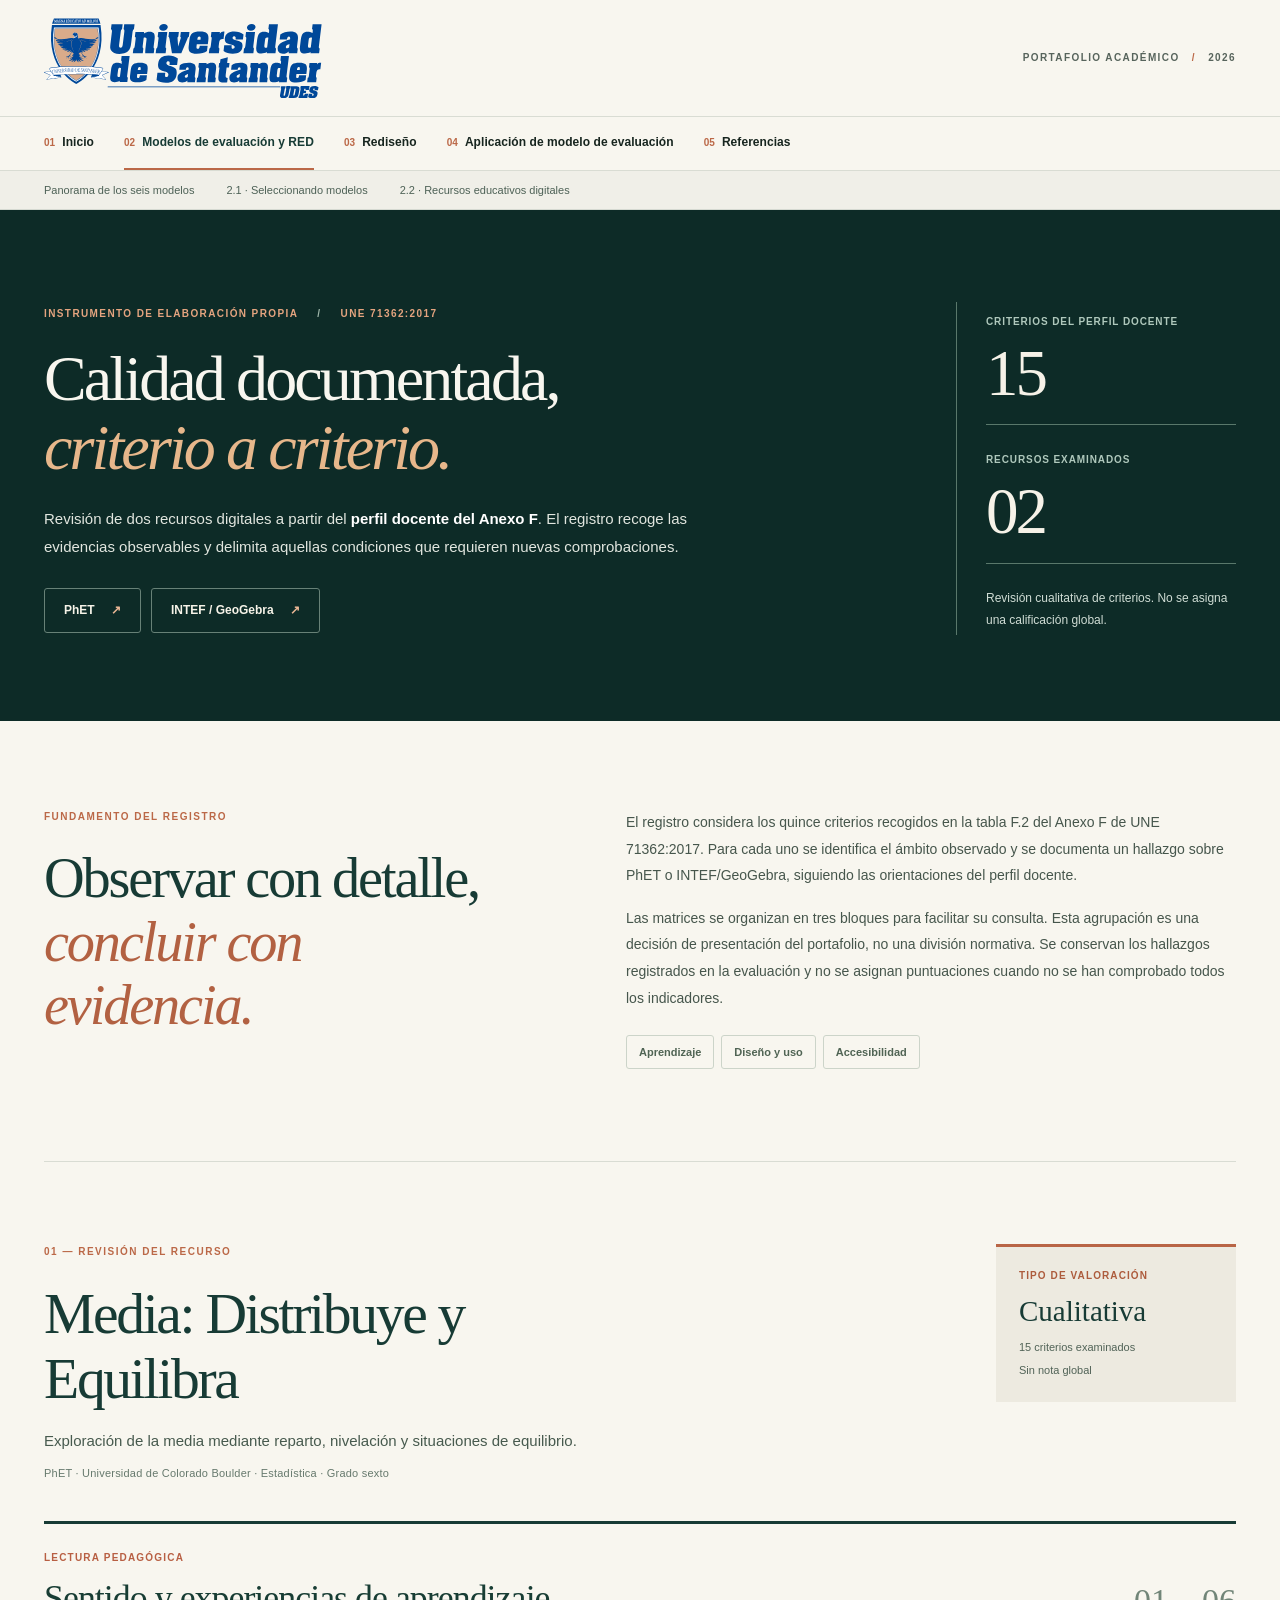
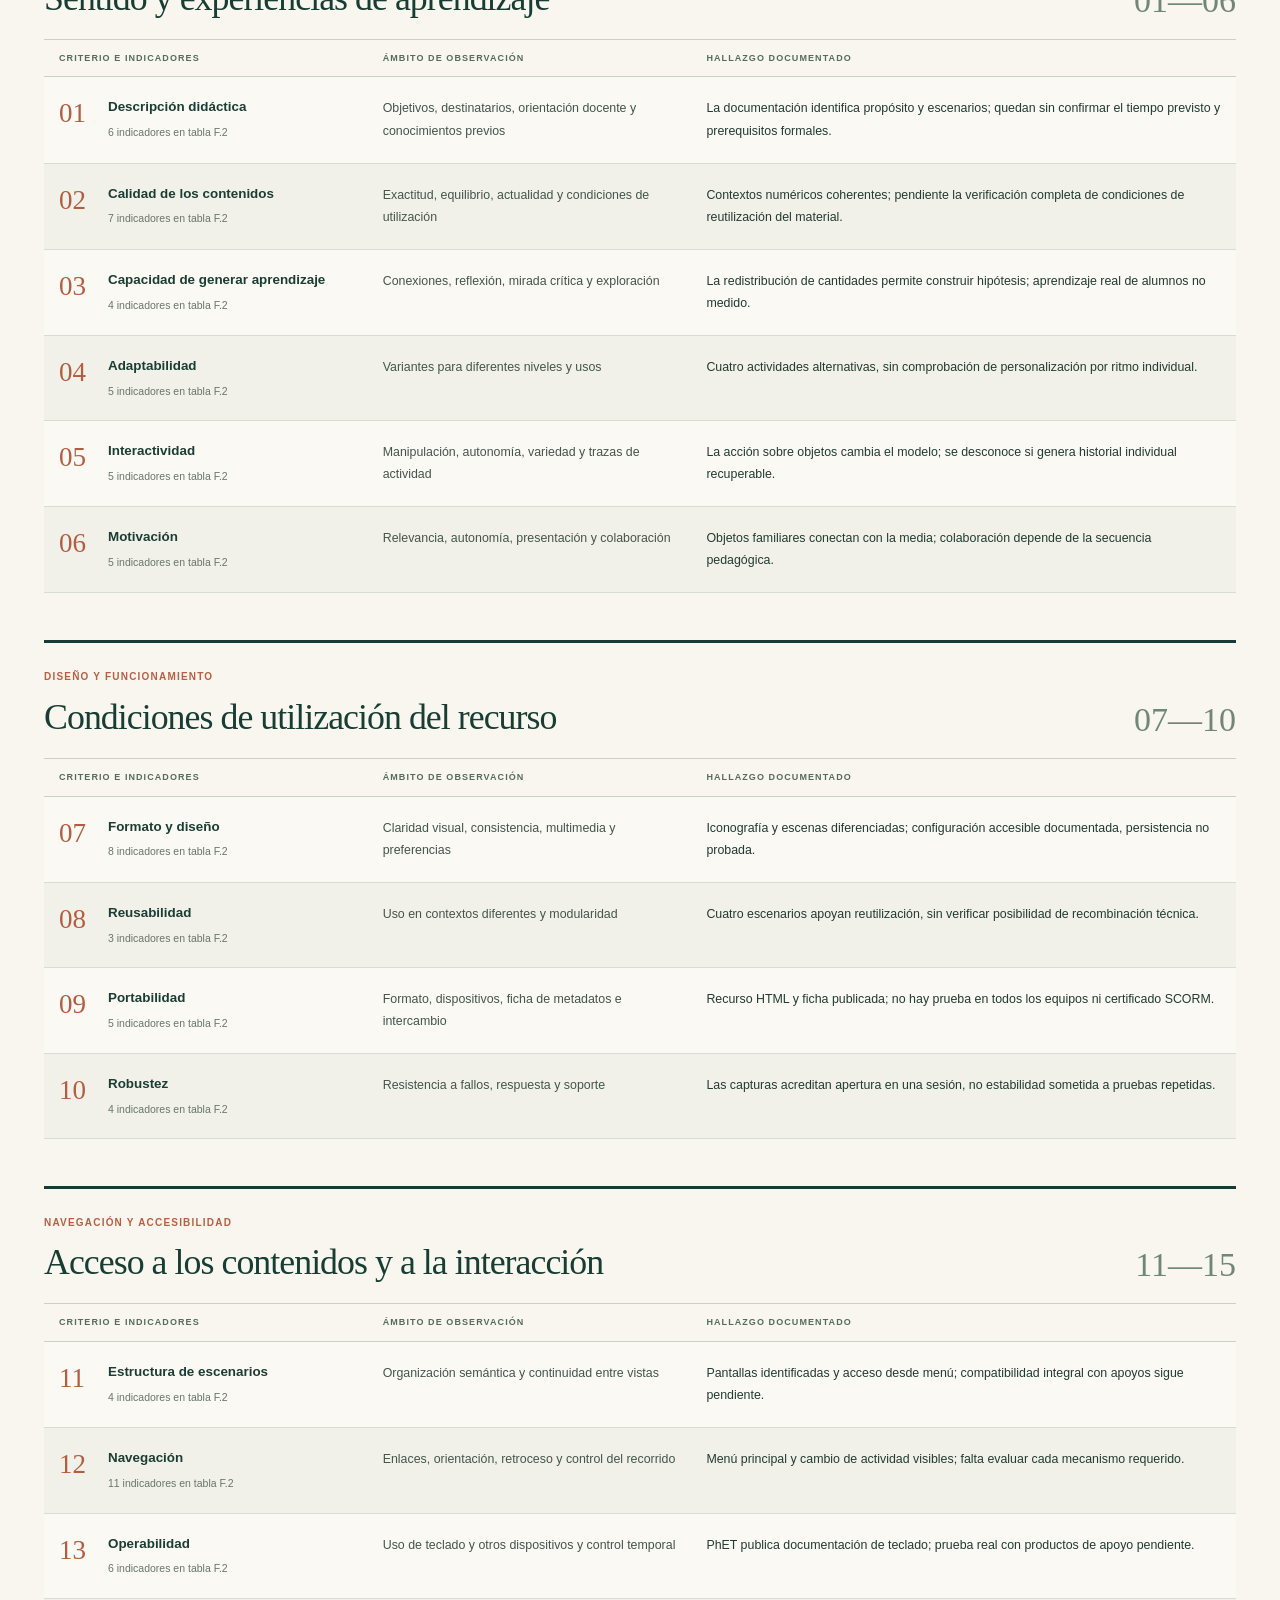
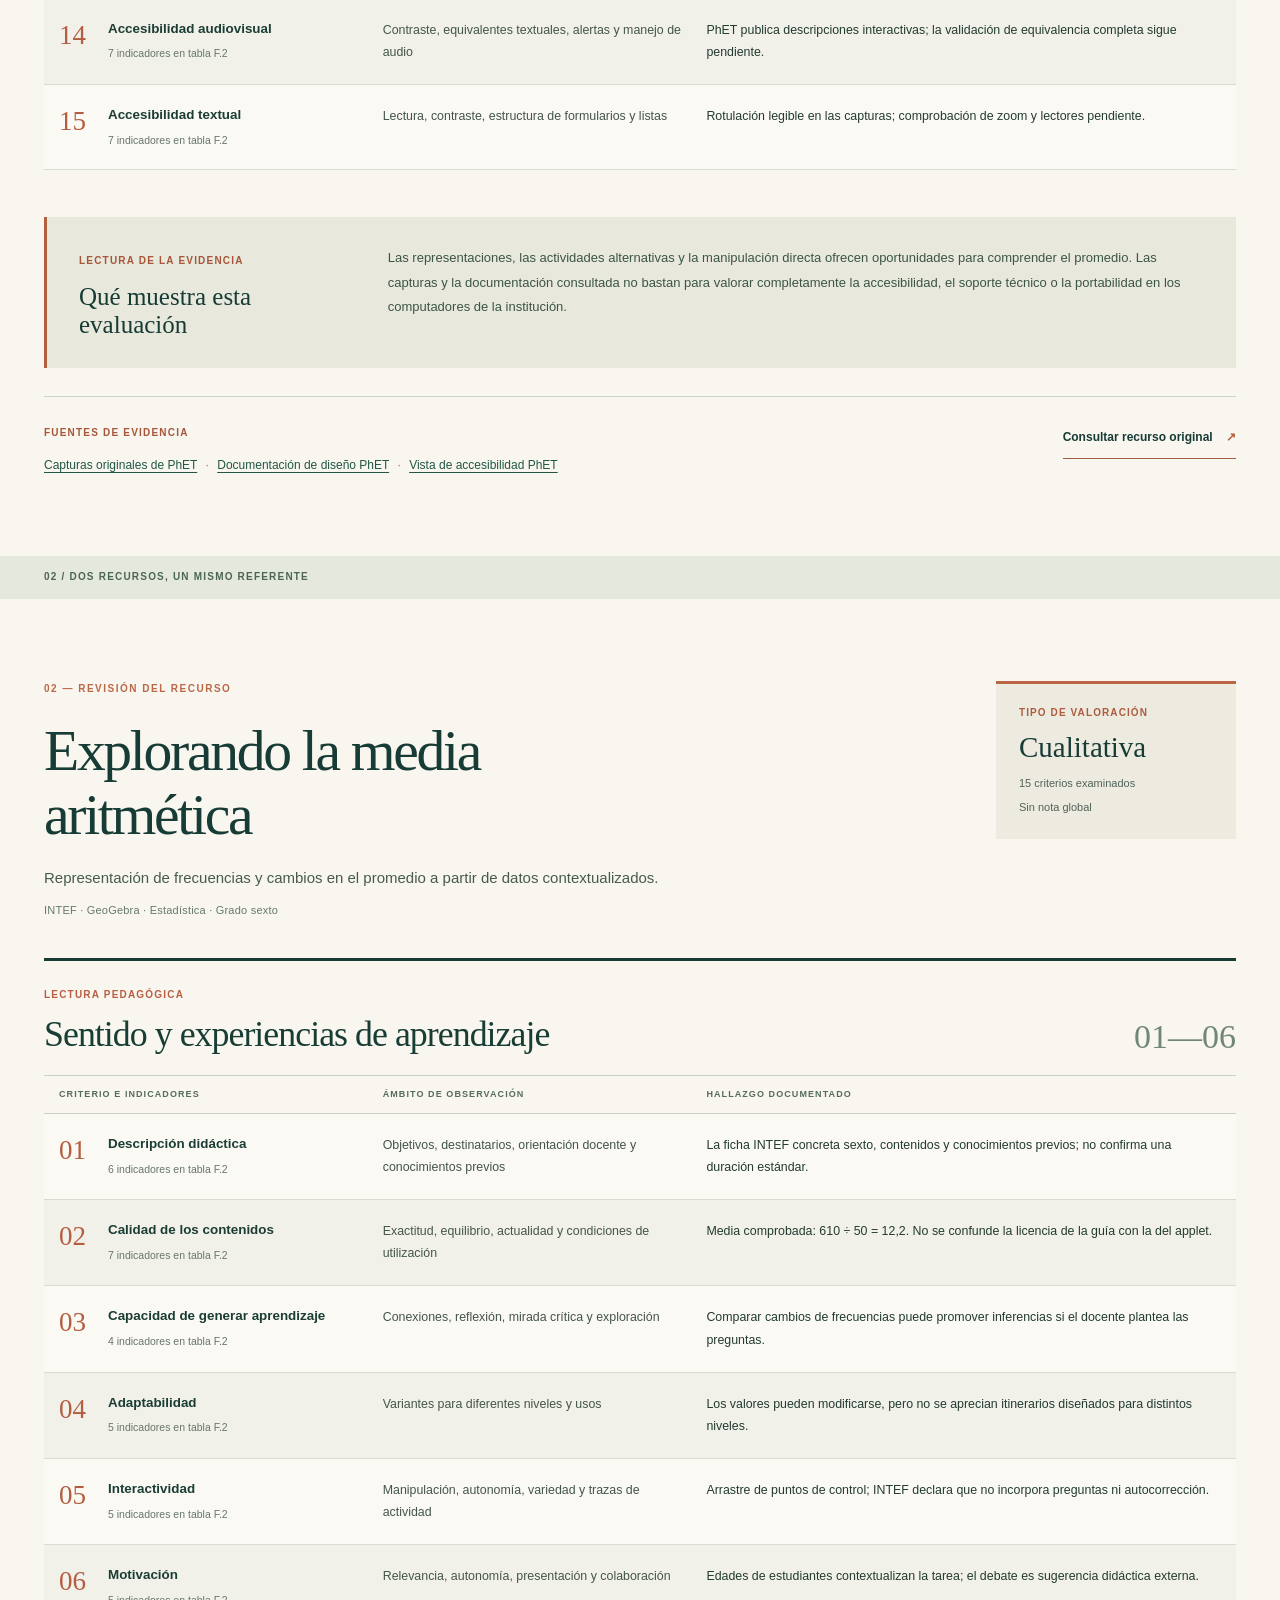
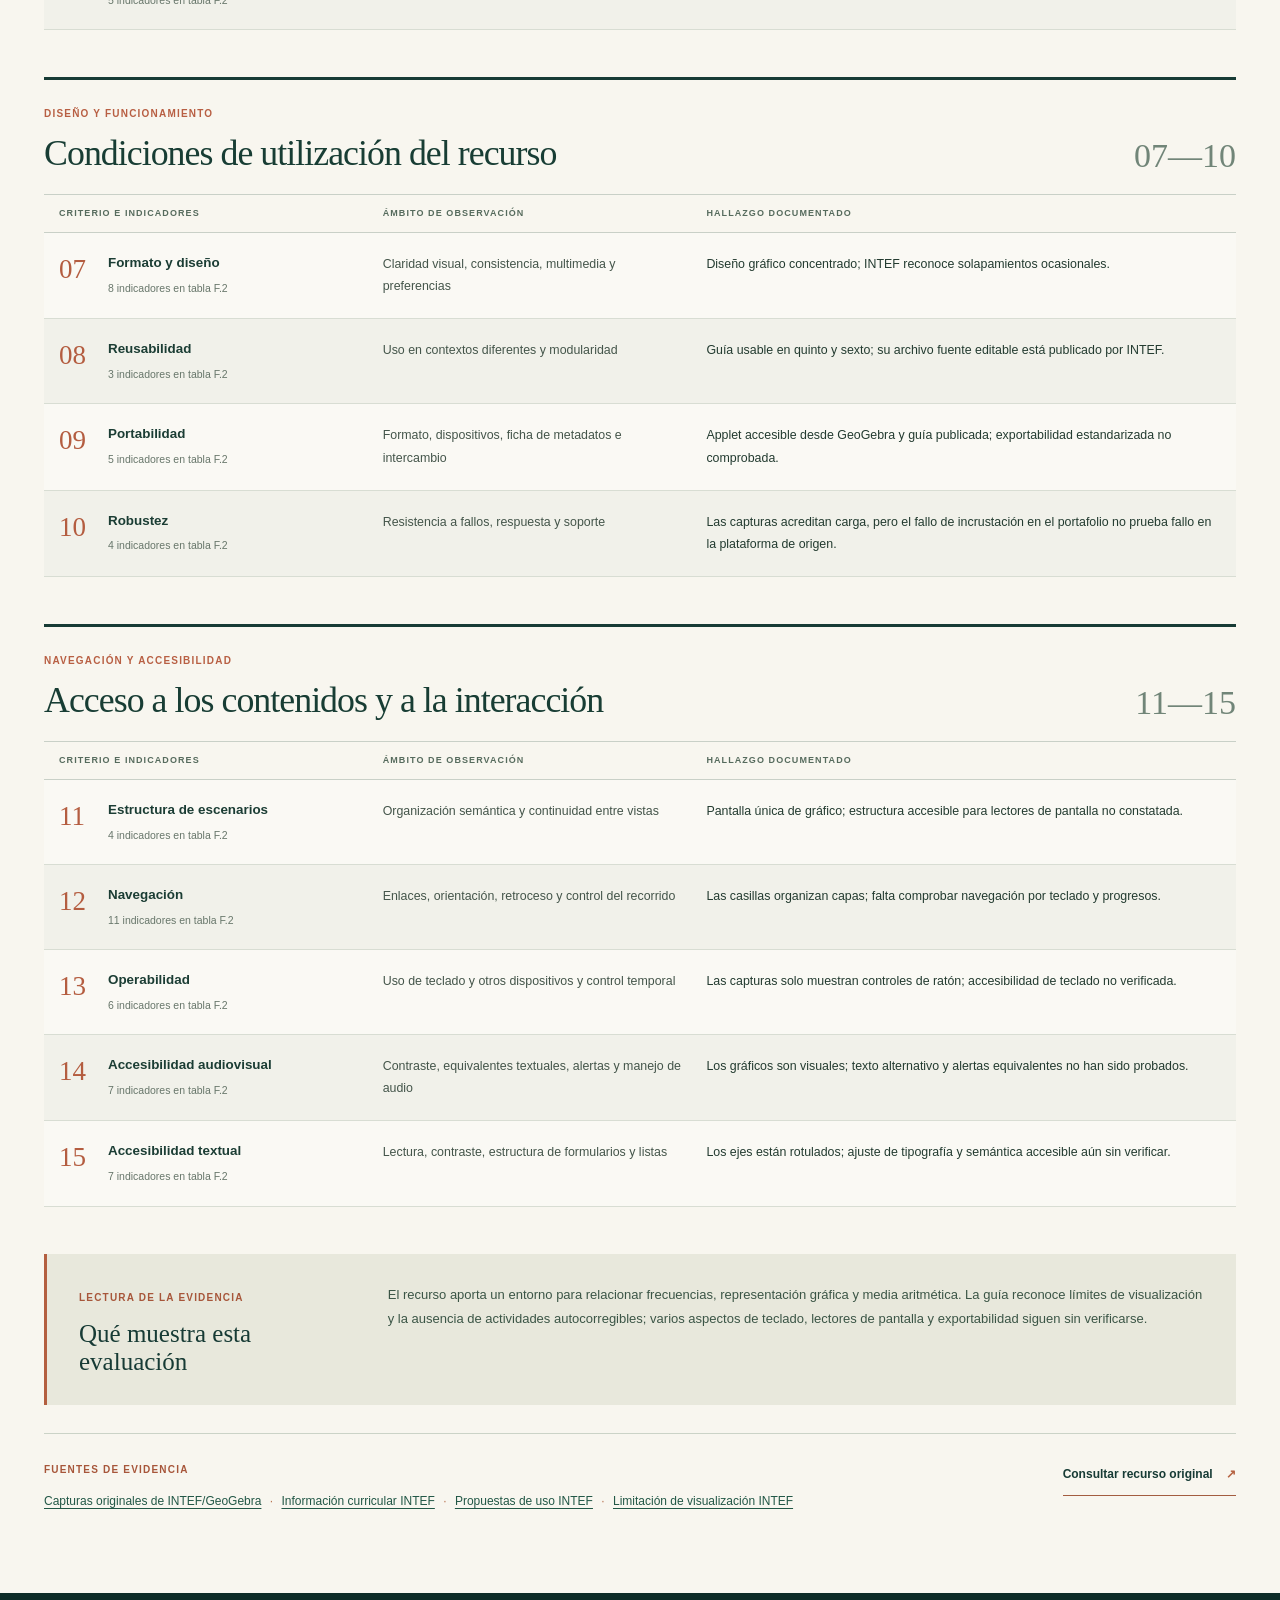
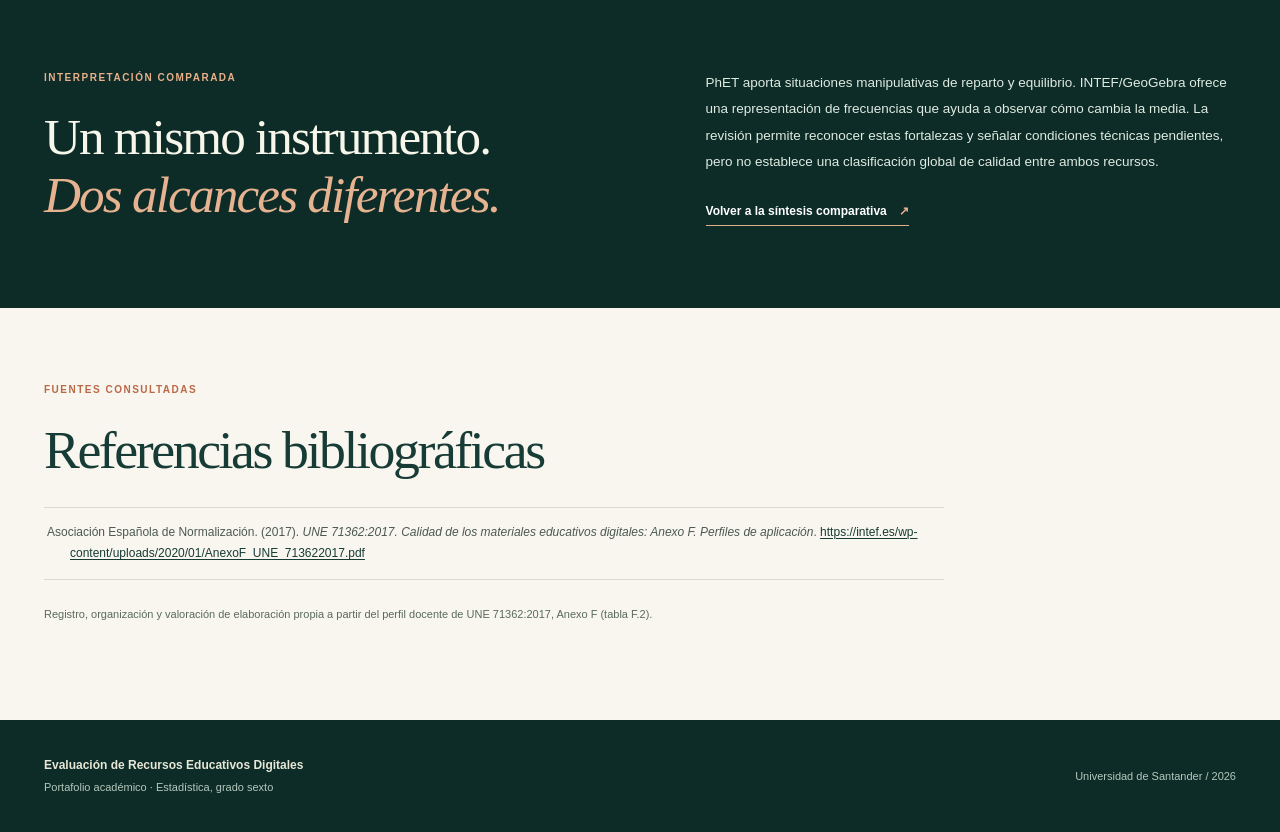
<file: instrumento-une.html>
<!DOCTYPE html><html lang="es-CO"><head><meta charset="utf-8"><meta name="viewport" content="width=device-width, initial-scale=1"><meta name="theme-color" content="#173b35"><meta name="author" content="John Fernando Vergara Arroyo"><meta name="description" content="Instrumento digital de elaboración propia basado en el perfil docente de UNE 71362:2017. Revisión cualitativa de quince criterios para PhET e INTEF/GeoGebra."><title>Instrumento UNE 71362:2017 | Portafolio UDES</title><link rel="stylesheet" href="assets/styles.css"></head>
<body><a class="skip-link" href="#contenido">Ir al contenido principal</a>
<header class="site-header">
<div class="header-inner frame">
<a aria-label="Ir al inicio del portafolio" class="brand" href="index.html"><img alt="Logotipo oficial completo de la Universidad de Santander" class="brand-logo" height="80" src="assets/udes-logo-principal.svg" width="279"/></a>
<span class="header-identifier">PORTAFOLIO ACADÉMICO <span aria-hidden="true">/</span> 2026</span>
</div>
<nav aria-label="Navegación principal" class="main-nav"><div class="frame nav-inner">
<a class="nav-item" href="index.html"><span class="nav-count">01</span> Inicio</a>
<a class="nav-item active" href="modelos.html"><span class="nav-count">02</span> Modelos de evaluación y RED</a>
<a class="nav-item" href="rediseno.html"><span class="nav-count">03</span> Rediseño</a>
<a class="nav-item" href="aplicacion-modelo.html"><span class="nav-count">04</span> Aplicación de modelo de evaluación</a>
<a class="nav-item" href="referencias.html"><span class="nav-count">05</span> Referencias</a>
</div></nav>
<nav aria-label="Secciones de modelos de evaluación" class="sub-nav"><div class="frame sub-nav-inner">
<a href="modelos.html">Panorama de los seis modelos</a>
<a href="seleccionando-modelos.html">2.1 · Seleccionando modelos</a>
<a href="recursos-educativos.html">2.2 · Recursos educativos digitales</a>
</div></nav>
</header>
<main id="contenido">
  <section class="une-hero"><div class="frame une-hero-layout"><div><div class="section-kicker">INSTRUMENTO DE ELABORACIÓN PROPIA <span aria-hidden="true">/</span> UNE 71362:2017</div><h1>Calidad documentada,<br><em>criterio a criterio.</em></h1><p class="une-hero-lead">Revisión de dos recursos digitales a partir del <strong>perfil docente del Anexo F</strong>. El registro recoge las evidencias observables y delimita aquellas condiciones que requieren nuevas comprobaciones.</p><nav class="une-jumps" aria-label="Ir a las evaluaciones"><a href="#une-phet">PhET <span aria-hidden="true">↗</span></a><a href="#une-intef">INTEF / GeoGebra <span aria-hidden="true">↗</span></a></nav></div>
  <aside class="une-hero-stats" aria-label="Información general de las evaluaciones"><div><span>CRITERIOS DEL PERFIL DOCENTE</span><strong>15</strong></div><div><span>RECURSOS EXAMINADOS</span><strong>02</strong></div><p>Revisión cualitativa de criterios. No se asigna una calificación global.</p></aside></div></section>
  <section class="une-method frame" aria-labelledby="une-method-heading"><div><span class="section-kicker">FUNDAMENTO DEL REGISTRO</span><h2 id="une-method-heading">Observar con detalle, <em>concluir con evidencia.</em></h2></div><div class="une-method-text"><p>El registro considera los quince criterios recogidos en la tabla F.2 del Anexo F de UNE 71362:2017. Para cada uno se identifica el ámbito observado y se documenta un hallazgo sobre PhET o INTEF/GeoGebra, siguiendo las orientaciones del perfil docente.</p><p>Las matrices se organizan en tres bloques para facilitar su consulta. Esta agrupación es una decisión de presentación del portafolio, no una división normativa. Se conservan los hallazgos registrados en la evaluación y no se asignan puntuaciones cuando no se han comprobado todos los indicadores.</p><div class="une-method-tags"><span>Aprendizaje</span><span>Diseño y uso</span><span>Accesibilidad</span></div></div></section>
  <section class="une-evaluation frame" id="une-phet" aria-labelledby="une-phet-heading">
   <div class="une-evaluation-top"><div><span class="section-kicker">01 — REVISIÓN DEL RECURSO</span><h2 id="une-phet-heading">Media: Distribuye y Equilibra</h2><p class="une-evaluation-summary">Exploración de la media mediante reparto, nivelación y situaciones de equilibrio.</p><p class="une-origin">PhET · Universidad de Colorado Boulder · Estadística · Grado sexto</p></div>
   <div class="une-no-score"><small>TIPO DE VALORACIÓN</small><strong>Cualitativa</strong><span>15 criterios examinados</span><span>Sin nota global</span></div></div>
   <section class="une-cluster une-cluster-didactica" aria-labelledby="phet-didactica-head">
    <div class="une-cluster-heading"><div><span>LECTURA PEDAGÓGICA</span><h3 id="phet-didactica-head">Sentido y experiencias de aprendizaje</h3></div><span class="une-cluster-range">01—06</span></div>
    <div class="une-columns" aria-hidden="true"><span>CRITERIO E INDICADORES</span><span>ÁMBITO DE OBSERVACIÓN</span><span>HALLAZGO DOCUMENTADO</span></div>
    <div class="une-item-list" role="list"><article class="une-item" role="listitem" id="une-phet-criterio-01">
  <div class="une-item-criterion"><span class="une-item-no" aria-hidden="true">01</span><div><h4>Descripción didáctica</h4><span class="une-item-ind">6 indicadores en tabla F.2</span></div></div>
  <div class="une-item-field"><span class="une-mobile-key">Ámbito de observación</span><p>Objetivos, destinatarios, orientación docente y conocimientos previos</p></div>
  <div class="une-item-interpretation"><span class="une-mobile-key">Hallazgo documentado</span><p>La documentación identifica propósito y escenarios; quedan sin confirmar el tiempo previsto y prerequisitos formales.</p></div>
 </article>
<article class="une-item" role="listitem" id="une-phet-criterio-02">
  <div class="une-item-criterion"><span class="une-item-no" aria-hidden="true">02</span><div><h4>Calidad de los contenidos</h4><span class="une-item-ind">7 indicadores en tabla F.2</span></div></div>
  <div class="une-item-field"><span class="une-mobile-key">Ámbito de observación</span><p>Exactitud, equilibrio, actualidad y condiciones de utilización</p></div>
  <div class="une-item-interpretation"><span class="une-mobile-key">Hallazgo documentado</span><p>Contextos numéricos coherentes; pendiente la verificación completa de condiciones de reutilización del material.</p></div>
 </article>
<article class="une-item" role="listitem" id="une-phet-criterio-03">
  <div class="une-item-criterion"><span class="une-item-no" aria-hidden="true">03</span><div><h4>Capacidad de generar aprendizaje</h4><span class="une-item-ind">4 indicadores en tabla F.2</span></div></div>
  <div class="une-item-field"><span class="une-mobile-key">Ámbito de observación</span><p>Conexiones, reflexión, mirada crítica y exploración</p></div>
  <div class="une-item-interpretation"><span class="une-mobile-key">Hallazgo documentado</span><p>La redistribución de cantidades permite construir hipótesis; aprendizaje real de alumnos no medido.</p></div>
 </article>
<article class="une-item" role="listitem" id="une-phet-criterio-04">
  <div class="une-item-criterion"><span class="une-item-no" aria-hidden="true">04</span><div><h4>Adaptabilidad</h4><span class="une-item-ind">5 indicadores en tabla F.2</span></div></div>
  <div class="une-item-field"><span class="une-mobile-key">Ámbito de observación</span><p>Variantes para diferentes niveles y usos</p></div>
  <div class="une-item-interpretation"><span class="une-mobile-key">Hallazgo documentado</span><p>Cuatro actividades alternativas, sin comprobación de personalización por ritmo individual.</p></div>
 </article>
<article class="une-item" role="listitem" id="une-phet-criterio-05">
  <div class="une-item-criterion"><span class="une-item-no" aria-hidden="true">05</span><div><h4>Interactividad</h4><span class="une-item-ind">5 indicadores en tabla F.2</span></div></div>
  <div class="une-item-field"><span class="une-mobile-key">Ámbito de observación</span><p>Manipulación, autonomía, variedad y trazas de actividad</p></div>
  <div class="une-item-interpretation"><span class="une-mobile-key">Hallazgo documentado</span><p>La acción sobre objetos cambia el modelo; se desconoce si genera historial individual recuperable.</p></div>
 </article>
<article class="une-item" role="listitem" id="une-phet-criterio-06">
  <div class="une-item-criterion"><span class="une-item-no" aria-hidden="true">06</span><div><h4>Motivación</h4><span class="une-item-ind">5 indicadores en tabla F.2</span></div></div>
  <div class="une-item-field"><span class="une-mobile-key">Ámbito de observación</span><p>Relevancia, autonomía, presentación y colaboración</p></div>
  <div class="une-item-interpretation"><span class="une-mobile-key">Hallazgo documentado</span><p>Objetos familiares conectan con la media; colaboración depende de la secuencia pedagógica.</p></div>
 </article></div>
  </section>
<section class="une-cluster une-cluster-funcional" aria-labelledby="phet-funcional-head">
    <div class="une-cluster-heading"><div><span>DISEÑO Y FUNCIONAMIENTO</span><h3 id="phet-funcional-head">Condiciones de utilización del recurso</h3></div><span class="une-cluster-range">07—10</span></div>
    <div class="une-columns" aria-hidden="true"><span>CRITERIO E INDICADORES</span><span>ÁMBITO DE OBSERVACIÓN</span><span>HALLAZGO DOCUMENTADO</span></div>
    <div class="une-item-list" role="list"><article class="une-item" role="listitem" id="une-phet-criterio-07">
  <div class="une-item-criterion"><span class="une-item-no" aria-hidden="true">07</span><div><h4>Formato y diseño</h4><span class="une-item-ind">8 indicadores en tabla F.2</span></div></div>
  <div class="une-item-field"><span class="une-mobile-key">Ámbito de observación</span><p>Claridad visual, consistencia, multimedia y preferencias</p></div>
  <div class="une-item-interpretation"><span class="une-mobile-key">Hallazgo documentado</span><p>Iconografía y escenas diferenciadas; configuración accesible documentada, persistencia no probada.</p></div>
 </article>
<article class="une-item" role="listitem" id="une-phet-criterio-08">
  <div class="une-item-criterion"><span class="une-item-no" aria-hidden="true">08</span><div><h4>Reusabilidad</h4><span class="une-item-ind">3 indicadores en tabla F.2</span></div></div>
  <div class="une-item-field"><span class="une-mobile-key">Ámbito de observación</span><p>Uso en contextos diferentes y modularidad</p></div>
  <div class="une-item-interpretation"><span class="une-mobile-key">Hallazgo documentado</span><p>Cuatro escenarios apoyan reutilización, sin verificar posibilidad de recombinación técnica.</p></div>
 </article>
<article class="une-item" role="listitem" id="une-phet-criterio-09">
  <div class="une-item-criterion"><span class="une-item-no" aria-hidden="true">09</span><div><h4>Portabilidad</h4><span class="une-item-ind">5 indicadores en tabla F.2</span></div></div>
  <div class="une-item-field"><span class="une-mobile-key">Ámbito de observación</span><p>Formato, dispositivos, ficha de metadatos e intercambio</p></div>
  <div class="une-item-interpretation"><span class="une-mobile-key">Hallazgo documentado</span><p>Recurso HTML y ficha publicada; no hay prueba en todos los equipos ni certificado SCORM.</p></div>
 </article>
<article class="une-item" role="listitem" id="une-phet-criterio-10">
  <div class="une-item-criterion"><span class="une-item-no" aria-hidden="true">10</span><div><h4>Robustez</h4><span class="une-item-ind">4 indicadores en tabla F.2</span></div></div>
  <div class="une-item-field"><span class="une-mobile-key">Ámbito de observación</span><p>Resistencia a fallos, respuesta y soporte</p></div>
  <div class="une-item-interpretation"><span class="une-mobile-key">Hallazgo documentado</span><p>Las capturas acreditan apertura en una sesión, no estabilidad sometida a pruebas repetidas.</p></div>
 </article></div>
  </section>
<section class="une-cluster une-cluster-acceso" aria-labelledby="phet-acceso-head">
    <div class="une-cluster-heading"><div><span>NAVEGACIÓN Y ACCESIBILIDAD</span><h3 id="phet-acceso-head">Acceso a los contenidos y a la interacción</h3></div><span class="une-cluster-range">11—15</span></div>
    <div class="une-columns" aria-hidden="true"><span>CRITERIO E INDICADORES</span><span>ÁMBITO DE OBSERVACIÓN</span><span>HALLAZGO DOCUMENTADO</span></div>
    <div class="une-item-list" role="list"><article class="une-item" role="listitem" id="une-phet-criterio-11">
  <div class="une-item-criterion"><span class="une-item-no" aria-hidden="true">11</span><div><h4>Estructura de escenarios</h4><span class="une-item-ind">4 indicadores en tabla F.2</span></div></div>
  <div class="une-item-field"><span class="une-mobile-key">Ámbito de observación</span><p>Organización semántica y continuidad entre vistas</p></div>
  <div class="une-item-interpretation"><span class="une-mobile-key">Hallazgo documentado</span><p>Pantallas identificadas y acceso desde menú; compatibilidad integral con apoyos sigue pendiente.</p></div>
 </article>
<article class="une-item" role="listitem" id="une-phet-criterio-12">
  <div class="une-item-criterion"><span class="une-item-no" aria-hidden="true">12</span><div><h4>Navegación</h4><span class="une-item-ind">11 indicadores en tabla F.2</span></div></div>
  <div class="une-item-field"><span class="une-mobile-key">Ámbito de observación</span><p>Enlaces, orientación, retroceso y control del recorrido</p></div>
  <div class="une-item-interpretation"><span class="une-mobile-key">Hallazgo documentado</span><p>Menú principal y cambio de actividad visibles; falta evaluar cada mecanismo requerido.</p></div>
 </article>
<article class="une-item" role="listitem" id="une-phet-criterio-13">
  <div class="une-item-criterion"><span class="une-item-no" aria-hidden="true">13</span><div><h4>Operabilidad</h4><span class="une-item-ind">6 indicadores en tabla F.2</span></div></div>
  <div class="une-item-field"><span class="une-mobile-key">Ámbito de observación</span><p>Uso de teclado y otros dispositivos y control temporal</p></div>
  <div class="une-item-interpretation"><span class="une-mobile-key">Hallazgo documentado</span><p>PhET publica documentación de teclado; prueba real con productos de apoyo pendiente.</p></div>
 </article>
<article class="une-item" role="listitem" id="une-phet-criterio-14">
  <div class="une-item-criterion"><span class="une-item-no" aria-hidden="true">14</span><div><h4>Accesibilidad audiovisual</h4><span class="une-item-ind">7 indicadores en tabla F.2</span></div></div>
  <div class="une-item-field"><span class="une-mobile-key">Ámbito de observación</span><p>Contraste, equivalentes textuales, alertas y manejo de audio</p></div>
  <div class="une-item-interpretation"><span class="une-mobile-key">Hallazgo documentado</span><p>PhET publica descripciones interactivas; la validación de equivalencia completa sigue pendiente.</p></div>
 </article>
<article class="une-item" role="listitem" id="une-phet-criterio-15">
  <div class="une-item-criterion"><span class="une-item-no" aria-hidden="true">15</span><div><h4>Accesibilidad textual</h4><span class="une-item-ind">7 indicadores en tabla F.2</span></div></div>
  <div class="une-item-field"><span class="une-mobile-key">Ámbito de observación</span><p>Lectura, contraste, estructura de formularios y listas</p></div>
  <div class="une-item-interpretation"><span class="une-mobile-key">Hallazgo documentado</span><p>Rotulación legible en las capturas; comprobación de zoom y lectores pendiente.</p></div>
 </article></div>
  </section>
   <div class="une-reading"><div><span>LECTURA DE LA EVIDENCIA</span><h3>Qué muestra esta evaluación</h3></div><p>Las representaciones, las actividades alternativas y la manipulación directa ofrecen oportunidades para comprender el promedio. Las capturas y la documentación consultada no bastan para valorar completamente la accesibilidad, el soporte técnico o la portabilidad en los computadores de la institución.</p></div>
   <div class="une-evidence"><div><span>FUENTES DE EVIDENCIA</span><p><a href="recursos-educativos.html#phet-title">Capturas originales de PhET</a> <span aria-hidden="true">·</span> <a href="https://github.com/phetsims/mean-share-and-balance/blob/main/doc/model.md" target="_blank" rel="noopener noreferrer">Documentación de diseño PhET</a> <span aria-hidden="true">·</span> <a href="https://phet.colorado.edu/sims/html/mean-share-and-balance/1.1.1/mean-share-and-balance_a11y_view.html" target="_blank" rel="noopener noreferrer">Vista de accesibilidad PhET</a></p></div><a class="une-original" href="https://phet.colorado.edu/es/simulations/mean-share-and-balance" target="_blank" rel="noopener noreferrer">Consultar recurso original <span aria-hidden="true">↗</span></a></div>
 </section>
  <section class="une-midline" aria-hidden="true"><div class="frame"><span>02 / DOS RECURSOS, UN MISMO REFERENTE</span></div></section>
  <section class="une-evaluation frame" id="une-intef" aria-labelledby="une-intef-heading">
   <div class="une-evaluation-top"><div><span class="section-kicker">02 — REVISIÓN DEL RECURSO</span><h2 id="une-intef-heading">Explorando la media aritmética</h2><p class="une-evaluation-summary">Representación de frecuencias y cambios en el promedio a partir de datos contextualizados.</p><p class="une-origin">INTEF · GeoGebra · Estadística · Grado sexto</p></div>
   <div class="une-no-score"><small>TIPO DE VALORACIÓN</small><strong>Cualitativa</strong><span>15 criterios examinados</span><span>Sin nota global</span></div></div>
   <section class="une-cluster une-cluster-didactica" aria-labelledby="intef-didactica-head">
    <div class="une-cluster-heading"><div><span>LECTURA PEDAGÓGICA</span><h3 id="intef-didactica-head">Sentido y experiencias de aprendizaje</h3></div><span class="une-cluster-range">01—06</span></div>
    <div class="une-columns" aria-hidden="true"><span>CRITERIO E INDICADORES</span><span>ÁMBITO DE OBSERVACIÓN</span><span>HALLAZGO DOCUMENTADO</span></div>
    <div class="une-item-list" role="list"><article class="une-item" role="listitem" id="une-intef-criterio-01">
  <div class="une-item-criterion"><span class="une-item-no" aria-hidden="true">01</span><div><h4>Descripción didáctica</h4><span class="une-item-ind">6 indicadores en tabla F.2</span></div></div>
  <div class="une-item-field"><span class="une-mobile-key">Ámbito de observación</span><p>Objetivos, destinatarios, orientación docente y conocimientos previos</p></div>
  <div class="une-item-interpretation"><span class="une-mobile-key">Hallazgo documentado</span><p>La ficha INTEF concreta sexto, contenidos y conocimientos previos; no confirma una duración estándar.</p></div>
 </article>
<article class="une-item" role="listitem" id="une-intef-criterio-02">
  <div class="une-item-criterion"><span class="une-item-no" aria-hidden="true">02</span><div><h4>Calidad de los contenidos</h4><span class="une-item-ind">7 indicadores en tabla F.2</span></div></div>
  <div class="une-item-field"><span class="une-mobile-key">Ámbito de observación</span><p>Exactitud, equilibrio, actualidad y condiciones de utilización</p></div>
  <div class="une-item-interpretation"><span class="une-mobile-key">Hallazgo documentado</span><p>Media comprobada: 610 ÷ 50 = 12,2. No se confunde la licencia de la guía con la del applet.</p></div>
 </article>
<article class="une-item" role="listitem" id="une-intef-criterio-03">
  <div class="une-item-criterion"><span class="une-item-no" aria-hidden="true">03</span><div><h4>Capacidad de generar aprendizaje</h4><span class="une-item-ind">4 indicadores en tabla F.2</span></div></div>
  <div class="une-item-field"><span class="une-mobile-key">Ámbito de observación</span><p>Conexiones, reflexión, mirada crítica y exploración</p></div>
  <div class="une-item-interpretation"><span class="une-mobile-key">Hallazgo documentado</span><p>Comparar cambios de frecuencias puede promover inferencias si el docente plantea las preguntas.</p></div>
 </article>
<article class="une-item" role="listitem" id="une-intef-criterio-04">
  <div class="une-item-criterion"><span class="une-item-no" aria-hidden="true">04</span><div><h4>Adaptabilidad</h4><span class="une-item-ind">5 indicadores en tabla F.2</span></div></div>
  <div class="une-item-field"><span class="une-mobile-key">Ámbito de observación</span><p>Variantes para diferentes niveles y usos</p></div>
  <div class="une-item-interpretation"><span class="une-mobile-key">Hallazgo documentado</span><p>Los valores pueden modificarse, pero no se aprecian itinerarios diseñados para distintos niveles.</p></div>
 </article>
<article class="une-item" role="listitem" id="une-intef-criterio-05">
  <div class="une-item-criterion"><span class="une-item-no" aria-hidden="true">05</span><div><h4>Interactividad</h4><span class="une-item-ind">5 indicadores en tabla F.2</span></div></div>
  <div class="une-item-field"><span class="une-mobile-key">Ámbito de observación</span><p>Manipulación, autonomía, variedad y trazas de actividad</p></div>
  <div class="une-item-interpretation"><span class="une-mobile-key">Hallazgo documentado</span><p>Arrastre de puntos de control; INTEF declara que no incorpora preguntas ni autocorrección.</p></div>
 </article>
<article class="une-item" role="listitem" id="une-intef-criterio-06">
  <div class="une-item-criterion"><span class="une-item-no" aria-hidden="true">06</span><div><h4>Motivación</h4><span class="une-item-ind">5 indicadores en tabla F.2</span></div></div>
  <div class="une-item-field"><span class="une-mobile-key">Ámbito de observación</span><p>Relevancia, autonomía, presentación y colaboración</p></div>
  <div class="une-item-interpretation"><span class="une-mobile-key">Hallazgo documentado</span><p>Edades de estudiantes contextualizan la tarea; el debate es sugerencia didáctica externa.</p></div>
 </article></div>
  </section>
<section class="une-cluster une-cluster-funcional" aria-labelledby="intef-funcional-head">
    <div class="une-cluster-heading"><div><span>DISEÑO Y FUNCIONAMIENTO</span><h3 id="intef-funcional-head">Condiciones de utilización del recurso</h3></div><span class="une-cluster-range">07—10</span></div>
    <div class="une-columns" aria-hidden="true"><span>CRITERIO E INDICADORES</span><span>ÁMBITO DE OBSERVACIÓN</span><span>HALLAZGO DOCUMENTADO</span></div>
    <div class="une-item-list" role="list"><article class="une-item" role="listitem" id="une-intef-criterio-07">
  <div class="une-item-criterion"><span class="une-item-no" aria-hidden="true">07</span><div><h4>Formato y diseño</h4><span class="une-item-ind">8 indicadores en tabla F.2</span></div></div>
  <div class="une-item-field"><span class="une-mobile-key">Ámbito de observación</span><p>Claridad visual, consistencia, multimedia y preferencias</p></div>
  <div class="une-item-interpretation"><span class="une-mobile-key">Hallazgo documentado</span><p>Diseño gráfico concentrado; INTEF reconoce solapamientos ocasionales.</p></div>
 </article>
<article class="une-item" role="listitem" id="une-intef-criterio-08">
  <div class="une-item-criterion"><span class="une-item-no" aria-hidden="true">08</span><div><h4>Reusabilidad</h4><span class="une-item-ind">3 indicadores en tabla F.2</span></div></div>
  <div class="une-item-field"><span class="une-mobile-key">Ámbito de observación</span><p>Uso en contextos diferentes y modularidad</p></div>
  <div class="une-item-interpretation"><span class="une-mobile-key">Hallazgo documentado</span><p>Guía usable en quinto y sexto; su archivo fuente editable está publicado por INTEF.</p></div>
 </article>
<article class="une-item" role="listitem" id="une-intef-criterio-09">
  <div class="une-item-criterion"><span class="une-item-no" aria-hidden="true">09</span><div><h4>Portabilidad</h4><span class="une-item-ind">5 indicadores en tabla F.2</span></div></div>
  <div class="une-item-field"><span class="une-mobile-key">Ámbito de observación</span><p>Formato, dispositivos, ficha de metadatos e intercambio</p></div>
  <div class="une-item-interpretation"><span class="une-mobile-key">Hallazgo documentado</span><p>Applet accesible desde GeoGebra y guía publicada; exportabilidad estandarizada no comprobada.</p></div>
 </article>
<article class="une-item" role="listitem" id="une-intef-criterio-10">
  <div class="une-item-criterion"><span class="une-item-no" aria-hidden="true">10</span><div><h4>Robustez</h4><span class="une-item-ind">4 indicadores en tabla F.2</span></div></div>
  <div class="une-item-field"><span class="une-mobile-key">Ámbito de observación</span><p>Resistencia a fallos, respuesta y soporte</p></div>
  <div class="une-item-interpretation"><span class="une-mobile-key">Hallazgo documentado</span><p>Las capturas acreditan carga, pero el fallo de incrustación en el portafolio no prueba fallo en la plataforma de origen.</p></div>
 </article></div>
  </section>
<section class="une-cluster une-cluster-acceso" aria-labelledby="intef-acceso-head">
    <div class="une-cluster-heading"><div><span>NAVEGACIÓN Y ACCESIBILIDAD</span><h3 id="intef-acceso-head">Acceso a los contenidos y a la interacción</h3></div><span class="une-cluster-range">11—15</span></div>
    <div class="une-columns" aria-hidden="true"><span>CRITERIO E INDICADORES</span><span>ÁMBITO DE OBSERVACIÓN</span><span>HALLAZGO DOCUMENTADO</span></div>
    <div class="une-item-list" role="list"><article class="une-item" role="listitem" id="une-intef-criterio-11">
  <div class="une-item-criterion"><span class="une-item-no" aria-hidden="true">11</span><div><h4>Estructura de escenarios</h4><span class="une-item-ind">4 indicadores en tabla F.2</span></div></div>
  <div class="une-item-field"><span class="une-mobile-key">Ámbito de observación</span><p>Organización semántica y continuidad entre vistas</p></div>
  <div class="une-item-interpretation"><span class="une-mobile-key">Hallazgo documentado</span><p>Pantalla única de gráfico; estructura accesible para lectores de pantalla no constatada.</p></div>
 </article>
<article class="une-item" role="listitem" id="une-intef-criterio-12">
  <div class="une-item-criterion"><span class="une-item-no" aria-hidden="true">12</span><div><h4>Navegación</h4><span class="une-item-ind">11 indicadores en tabla F.2</span></div></div>
  <div class="une-item-field"><span class="une-mobile-key">Ámbito de observación</span><p>Enlaces, orientación, retroceso y control del recorrido</p></div>
  <div class="une-item-interpretation"><span class="une-mobile-key">Hallazgo documentado</span><p>Las casillas organizan capas; falta comprobar navegación por teclado y progresos.</p></div>
 </article>
<article class="une-item" role="listitem" id="une-intef-criterio-13">
  <div class="une-item-criterion"><span class="une-item-no" aria-hidden="true">13</span><div><h4>Operabilidad</h4><span class="une-item-ind">6 indicadores en tabla F.2</span></div></div>
  <div class="une-item-field"><span class="une-mobile-key">Ámbito de observación</span><p>Uso de teclado y otros dispositivos y control temporal</p></div>
  <div class="une-item-interpretation"><span class="une-mobile-key">Hallazgo documentado</span><p>Las capturas solo muestran controles de ratón; accesibilidad de teclado no verificada.</p></div>
 </article>
<article class="une-item" role="listitem" id="une-intef-criterio-14">
  <div class="une-item-criterion"><span class="une-item-no" aria-hidden="true">14</span><div><h4>Accesibilidad audiovisual</h4><span class="une-item-ind">7 indicadores en tabla F.2</span></div></div>
  <div class="une-item-field"><span class="une-mobile-key">Ámbito de observación</span><p>Contraste, equivalentes textuales, alertas y manejo de audio</p></div>
  <div class="une-item-interpretation"><span class="une-mobile-key">Hallazgo documentado</span><p>Los gráficos son visuales; texto alternativo y alertas equivalentes no han sido probados.</p></div>
 </article>
<article class="une-item" role="listitem" id="une-intef-criterio-15">
  <div class="une-item-criterion"><span class="une-item-no" aria-hidden="true">15</span><div><h4>Accesibilidad textual</h4><span class="une-item-ind">7 indicadores en tabla F.2</span></div></div>
  <div class="une-item-field"><span class="une-mobile-key">Ámbito de observación</span><p>Lectura, contraste, estructura de formularios y listas</p></div>
  <div class="une-item-interpretation"><span class="une-mobile-key">Hallazgo documentado</span><p>Los ejes están rotulados; ajuste de tipografía y semántica accesible aún sin verificar.</p></div>
 </article></div>
  </section>
   <div class="une-reading"><div><span>LECTURA DE LA EVIDENCIA</span><h3>Qué muestra esta evaluación</h3></div><p>El recurso aporta un entorno para relacionar frecuencias, representación gráfica y media aritmética. La guía reconoce límites de visualización y la ausencia de actividades autocorregibles; varios aspectos de teclado, lectores de pantalla y exportabilidad siguen sin verificarse.</p></div>
   <div class="une-evidence"><div><span>FUENTES DE EVIDENCIA</span><p><a href="recursos-educativos.html#intef-title">Capturas originales de INTEF/GeoGebra</a> <span aria-hidden="true">·</span> <a href="https://descargas.intef.es/recursos_educativos/geogebra/Primaria/P60066/informacin_curricular.html" target="_blank" rel="noopener noreferrer">Información curricular INTEF</a> <span aria-hidden="true">·</span> <a href="https://descargas.intef.es/recursos_educativos/geogebra/Primaria/P60066/propuestas_de_uso.html" target="_blank" rel="noopener noreferrer">Propuestas de uso INTEF</a> <span aria-hidden="true">·</span> <a href="https://descargas.intef.es/recursos_educativos/geogebra/Primaria/P60066/otra_informacin.html" target="_blank" rel="noopener noreferrer">Limitación de visualización INTEF</a></p></div><a class="une-original" href="https://descargas.intef.es/recursos_educativos/geogebra/Primaria/P60066/index.html" target="_blank" rel="noopener noreferrer">Consultar recurso original <span aria-hidden="true">↗</span></a></div>
 </section>
  <section class="une-synthesis"><div class="frame une-synthesis-grid"><div><span class="section-kicker">INTERPRETACIÓN COMPARADA</span><h2>Un mismo instrumento.<br><em>Dos alcances diferentes.</em></h2></div><div><p>PhET aporta situaciones manipulativas de reparto y equilibrio. INTEF/GeoGebra ofrece una representación de frecuencias que ayuda a observar cómo cambia la media. La revisión permite reconocer estas fortalezas y señalar condiciones técnicas pendientes, pero no establece una clasificación global de calidad entre ambos recursos.</p><a class="une-return-link" href="seleccionando-modelos.html#eval-lori-resumen">Volver a la síntesis comparativa <span aria-hidden="true">↗</span></a></div></div></section>
  <section class="une-bibliography frame" aria-labelledby="une-bibliography-heading"><span class="section-kicker">FUENTES CONSULTADAS</span><h2 id="une-bibliography-heading">Referencias bibliográficas</h2><ol class="apa-references"><li>Asociación Española de Normalización. (2017). <em>UNE 71362:2017. Calidad de los materiales educativos digitales: Anexo F. Perfiles de aplicación</em>. <a href="https://intef.es/wp-content/uploads/2020/01/AnexoF_UNE_713622017.pdf" rel="noopener noreferrer" target="_blank">https://intef.es/wp-content/uploads/2020/01/AnexoF_UNE_713622017.pdf</a></li></ol><p class="une-citation-note">Registro, organización y valoración de elaboración propia a partir del perfil docente de UNE 71362:2017, Anexo F (tabla F.2).</p></section>
</main><footer class="site-footer"><div class="frame footer-inner"><div><strong>Evaluación de Recursos Educativos Digitales</strong><span>Portafolio académico · Estadística, grado sexto</span></div><span>Universidad de Santander / 2026</span></div></footer></body></html>
</file>
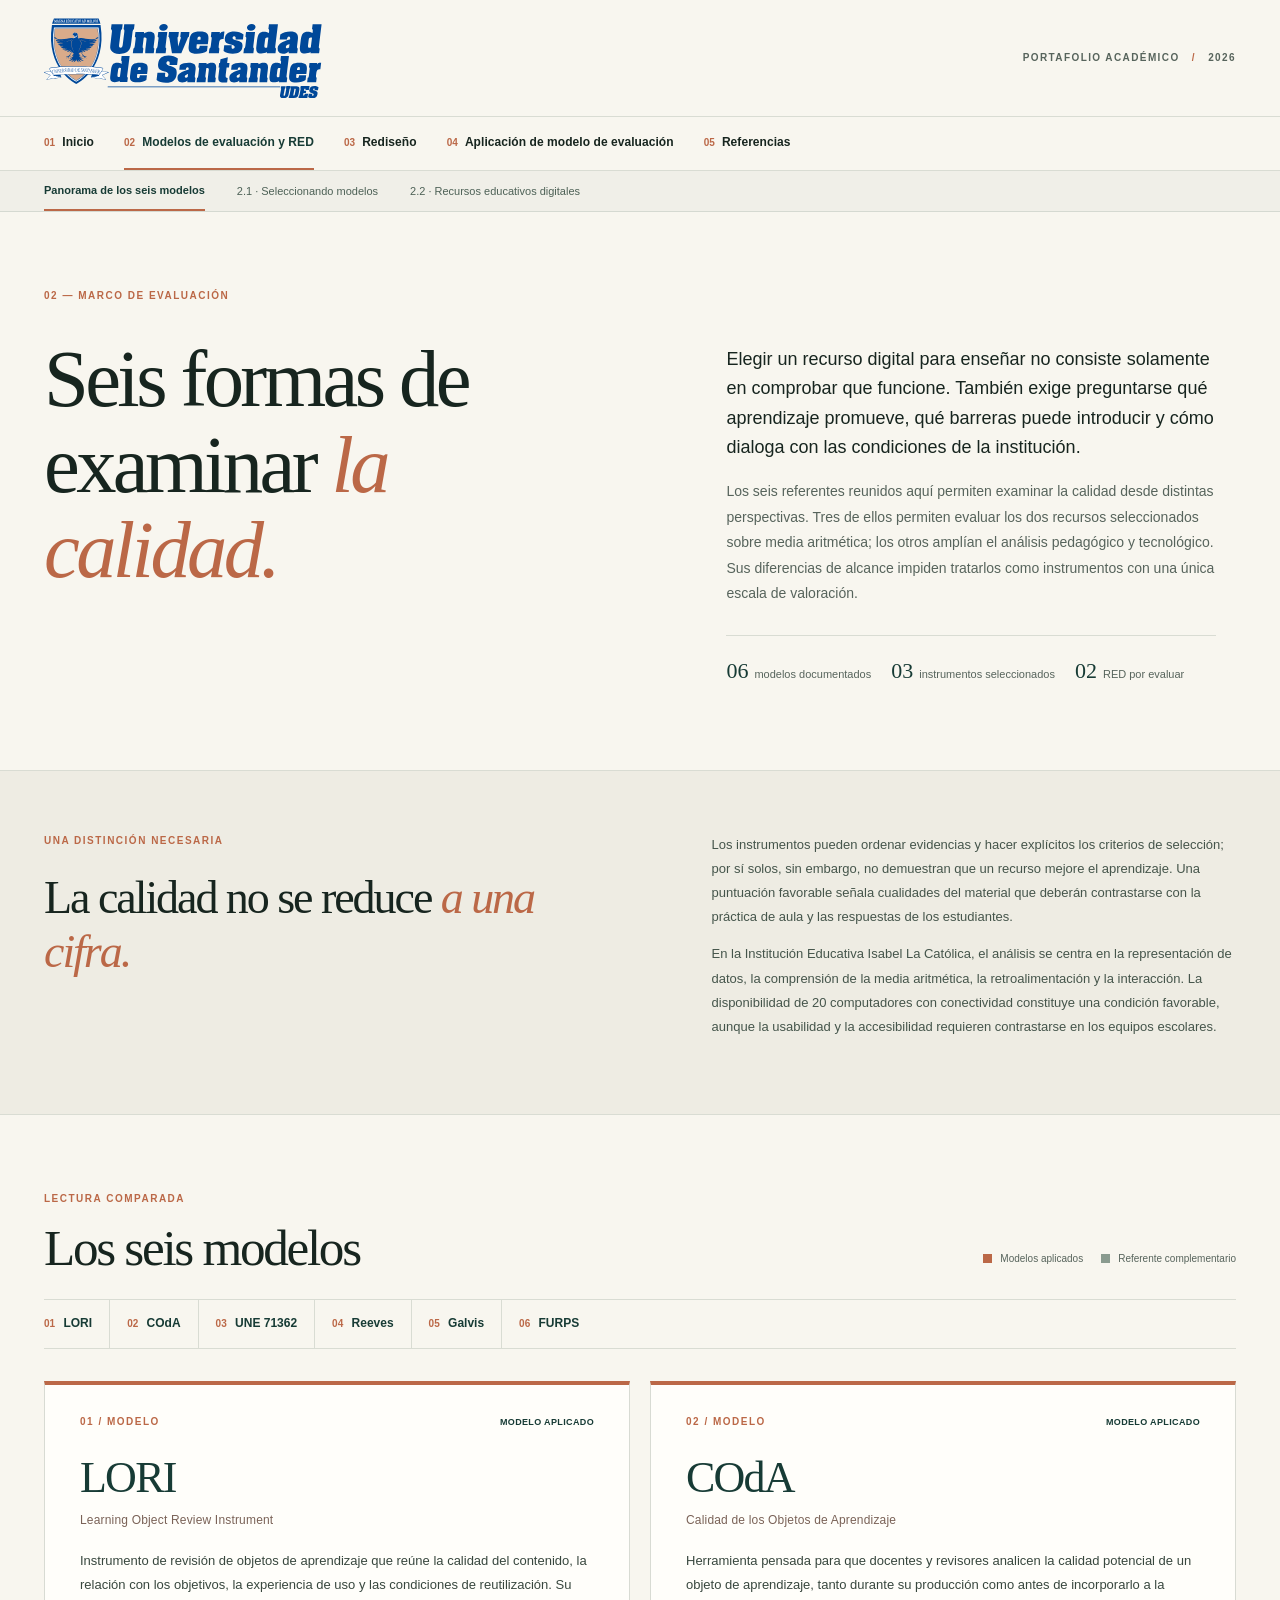
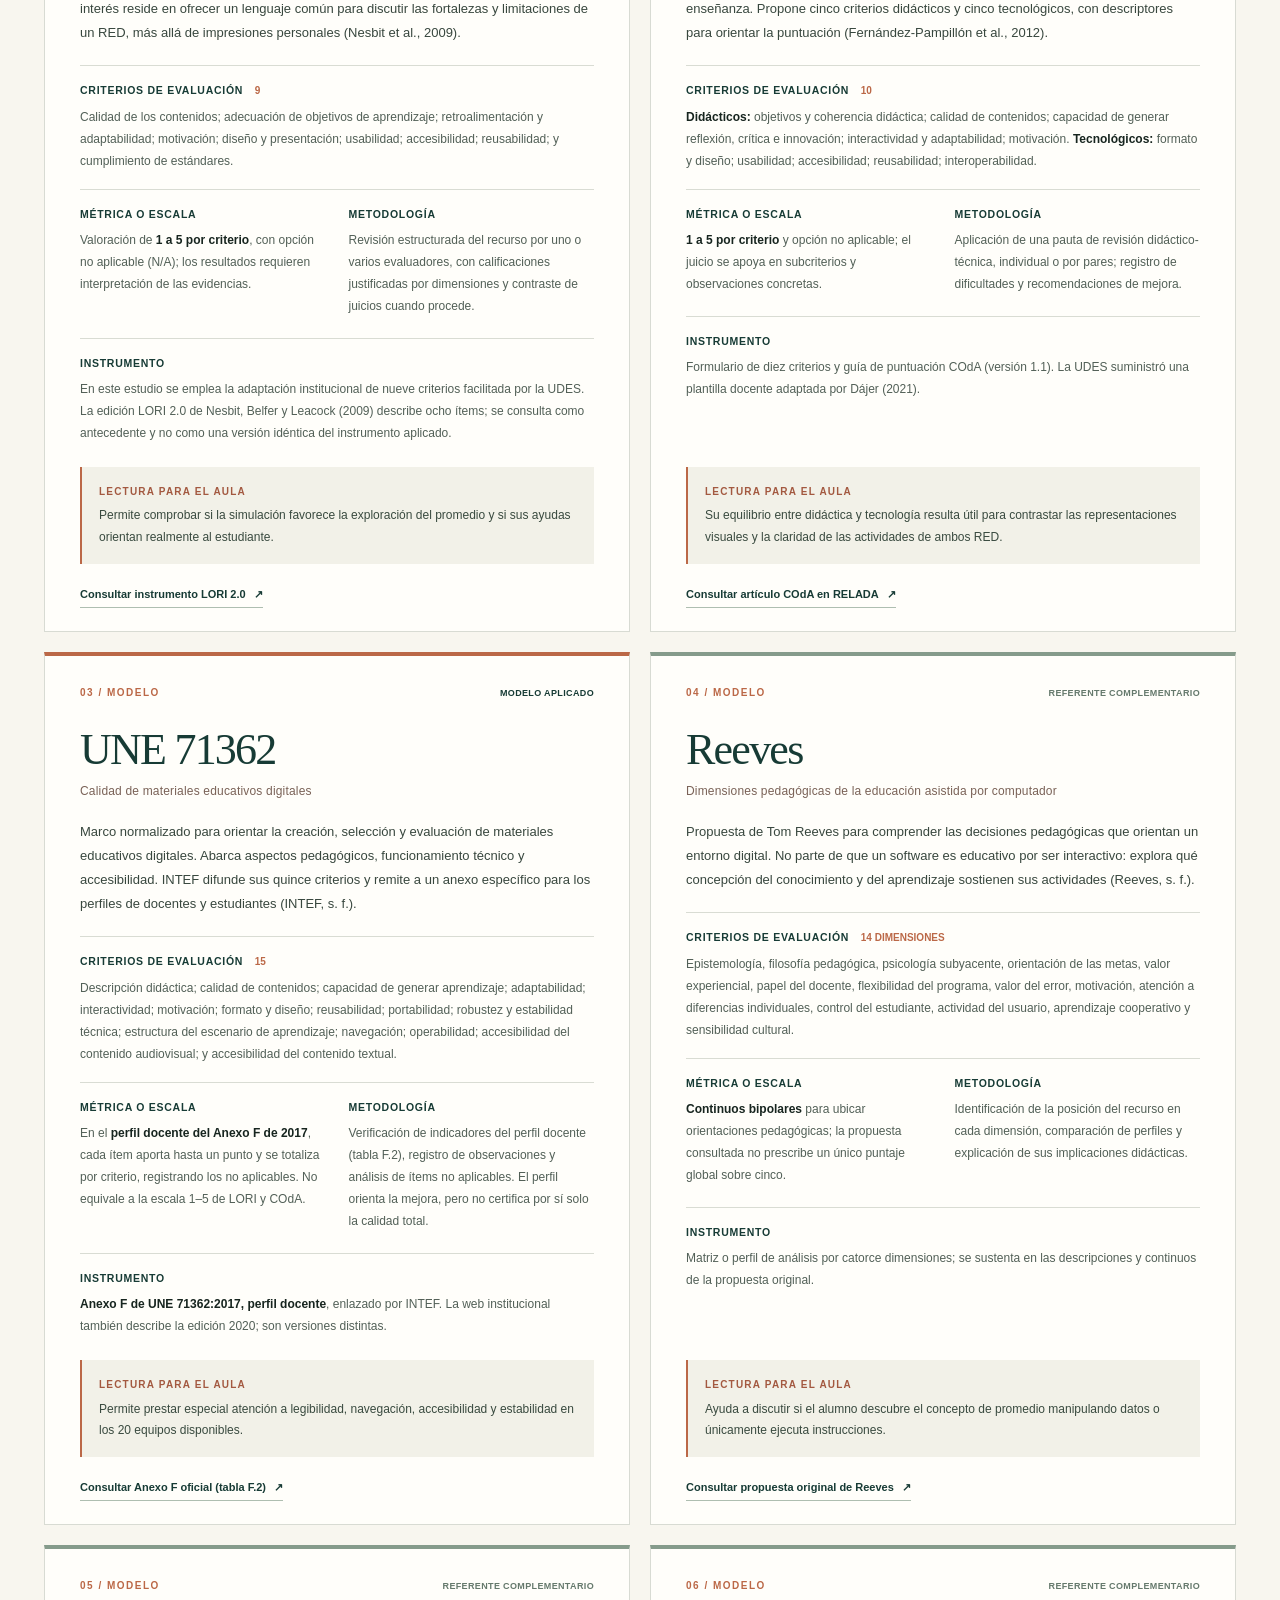
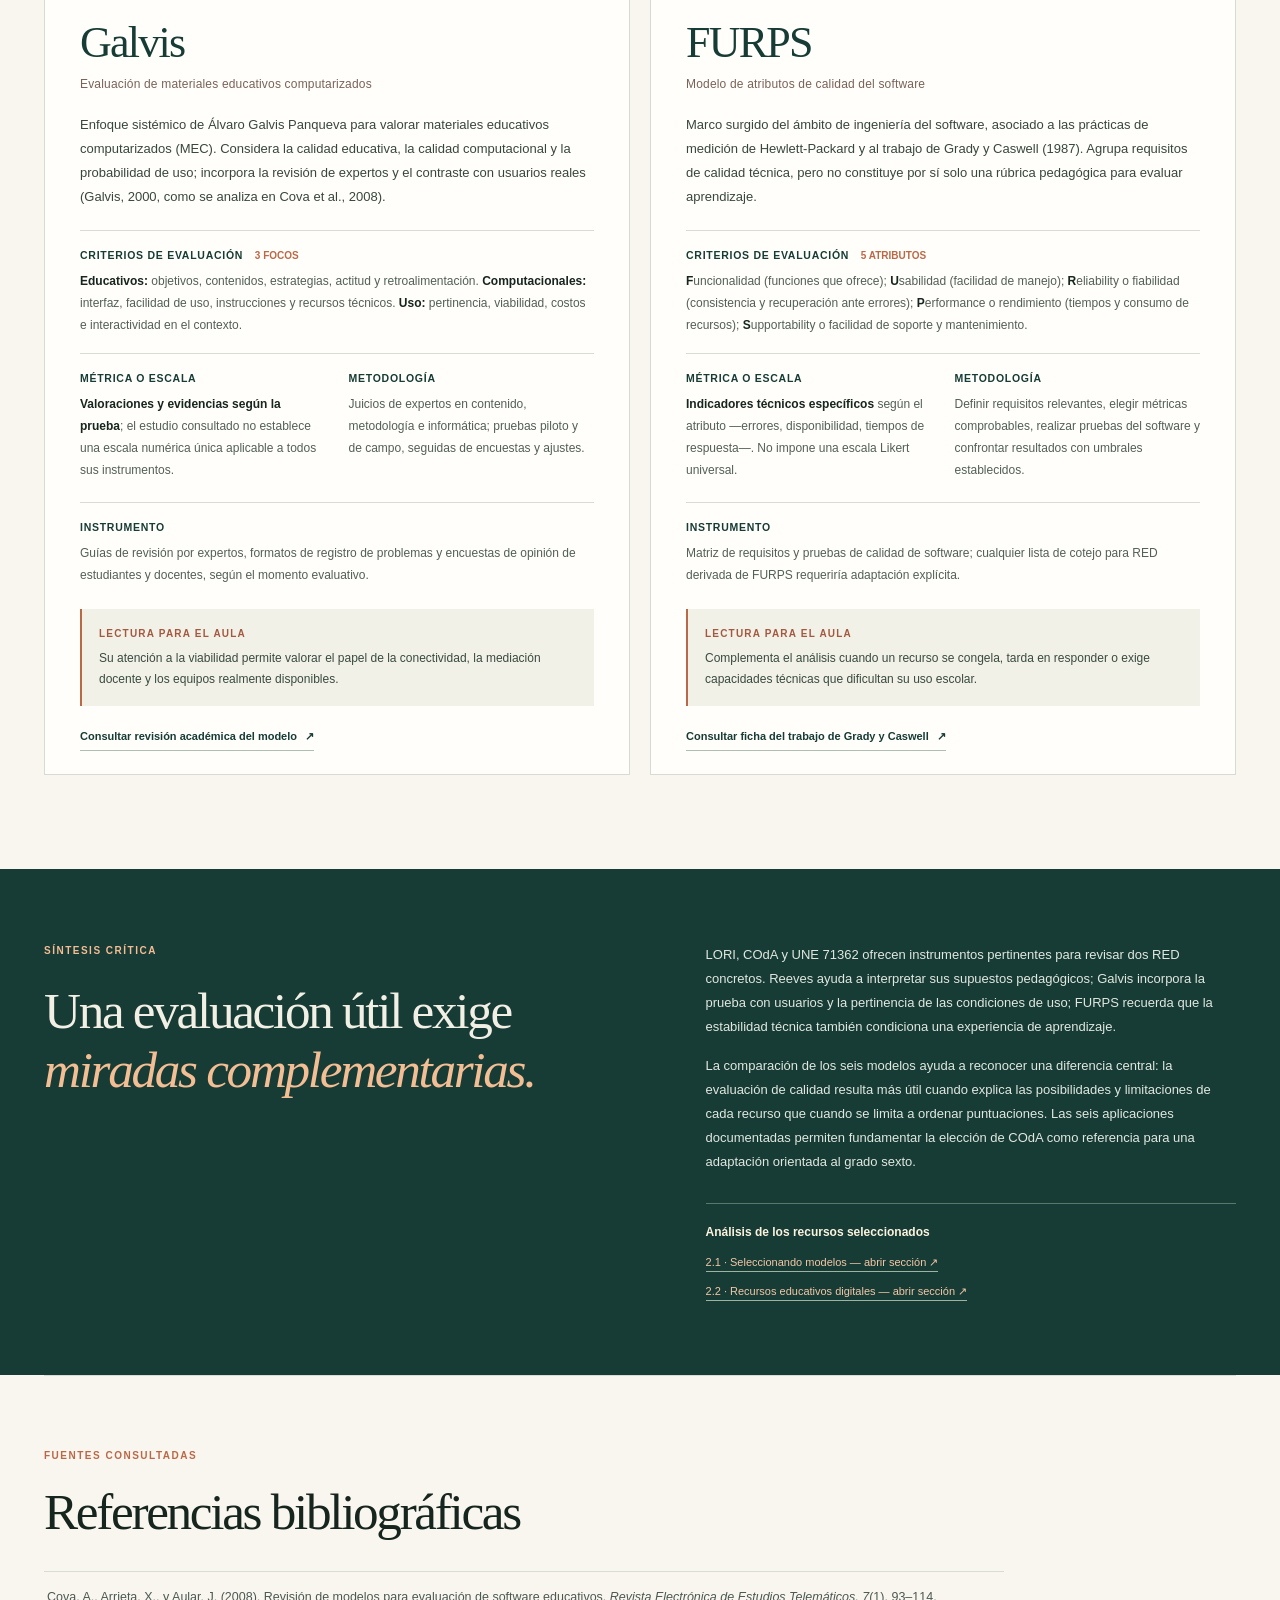
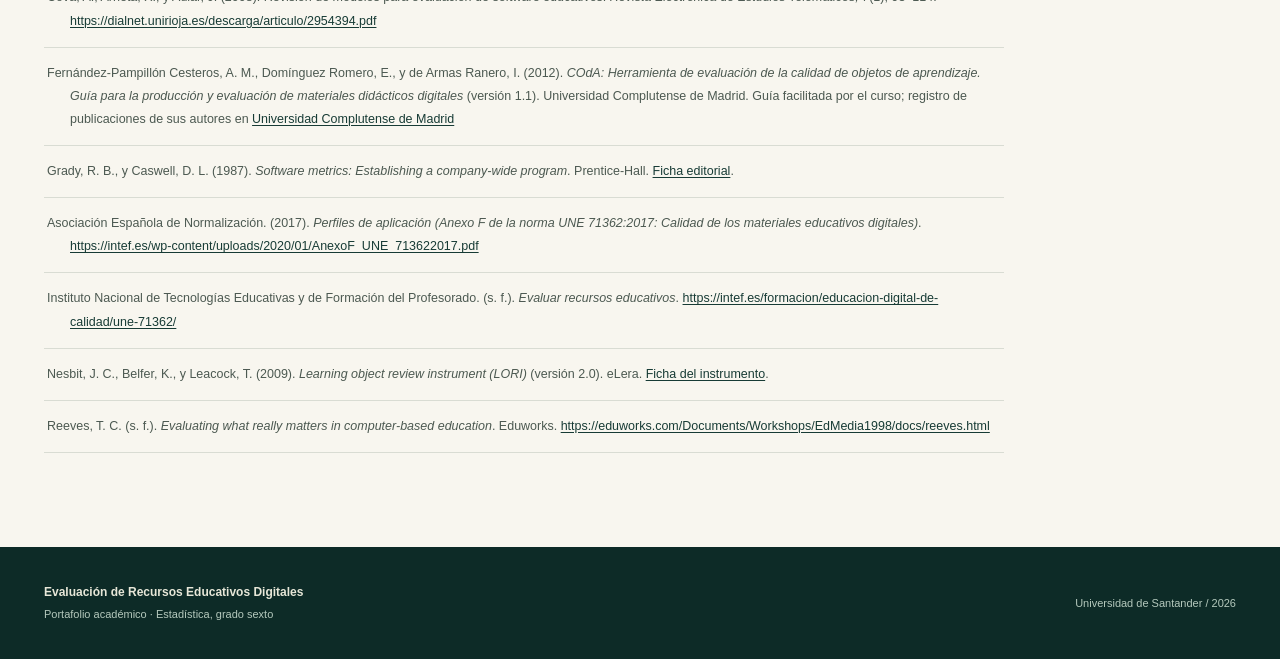
<file: modelos.html>
<!doctype html>
<html lang="es-CO">
<head>
  <meta charset="utf-8">
  <meta name="viewport" content="width=device-width, initial-scale=1">
  <meta name="description" content="Análisis académico de seis modelos de evaluación de calidad de recursos educativos digitales: LORI, COdA, UNE 71362, Reeves, Galvis y FURPS.">
  <meta name="author" content="John Fernando Vergara Arroyo">
  <meta name="theme-color" content="#173b35">
  <title>Modelos de evaluación y RED | Portafolio UDES</title>
  <link rel="stylesheet" href="assets/styles.css">
</head>
<body>
  <a class="skip-link" href="#contenido">Ir al contenido principal</a>
  <header class="site-header">
    <div class="header-inner frame">
      <a href="index.html" class="brand" aria-label="Ir al inicio del portafolio">
        <img class="brand-logo" src="assets/udes-logo-principal.svg" width="279" height="80" alt="Logotipo oficial completo de la Universidad de Santander">
      </a>
      <span class="header-identifier">PORTAFOLIO ACADÉMICO <span aria-hidden="true">/</span> 2026</span>
    </div>
    <nav class="main-nav" aria-label="Navegación principal">
      <div class="frame nav-inner">
        <a href="index.html" class="nav-item"><span class="nav-count">01</span> Inicio</a>
        <a href="modelos.html" aria-current="page" class="nav-item active"><span class="nav-count">02</span> Modelos de evaluación y RED</a>
        <a href="rediseno.html" class="nav-item"><span class="nav-count">03</span> Rediseño</a>
        <a href="aplicacion-modelo.html" class="nav-item"><span class="nav-count">04</span> Aplicación de modelo de evaluación</a>
        <a href="referencias.html" class="nav-item"><span class="nav-count">05</span> Referencias</a>
      </div>
    </nav>
    <nav class="sub-nav" aria-label="Secciones de modelos de evaluación"><div class="frame sub-nav-inner">
      <a href="modelos.html" aria-current="page">Panorama de los seis modelos</a>
      <a href="seleccionando-modelos.html">2.1 · Seleccionando modelos</a>
      <a href="recursos-educativos.html">2.2 · Recursos educativos digitales</a>
    </div></nav>
  </header>

  <main id="contenido">
    <section class="models-intro frame" aria-labelledby="titulo-pagina">
      <div class="section-kicker">02 — MARCO DE EVALUACIÓN</div>
      <div class="models-intro-grid">
        <div>
          <h1 id="titulo-pagina" class="models-title">Seis formas de examinar <em>la calidad.</em></h1>
        </div>
        <div class="models-intro-right">
          <p class="models-lead">Elegir un recurso digital para enseñar no consiste solamente en comprobar que funcione. También exige preguntarse qué aprendizaje promueve, qué barreras puede introducir y cómo dialoga con las condiciones de la institución.</p>
          <p>Los seis referentes reunidos aquí permiten examinar la calidad desde distintas perspectivas. Tres de ellos permiten evaluar los dos recursos seleccionados sobre media aritmética; los otros amplían el análisis pedagógico y tecnológico. Sus diferencias de alcance impiden tratarlos como instrumentos con una única escala de valoración.</p>
          <div class="models-meta"><span><strong>06</strong> modelos documentados</span><span><strong>03</strong> instrumentos seleccionados</span><span><strong>02</strong> RED por evaluar</span></div>
        </div>
      </div>
    </section>

    <section class="models-context" aria-labelledby="lectura-titulo">
      <div class="frame context-line">
        <div>
          <div class="section-kicker">UNA DISTINCIÓN NECESARIA</div>
          <h2 id="lectura-titulo">La calidad no se reduce <em>a una cifra.</em></h2>
        </div>
        <div class="context-paragraphs">
          <p>Los instrumentos pueden ordenar evidencias y hacer explícitos los criterios de selección; por sí solos, sin embargo, no demuestran que un recurso mejore el aprendizaje. Una puntuación favorable señala cualidades del material que deberán contrastarse con la práctica de aula y las respuestas de los estudiantes.</p>
          <p>En la Institución Educativa Isabel La Católica, el análisis se centra en la representación de datos, la comprensión de la media aritmética, la retroalimentación y la interacción. La disponibilidad de 20 computadores con conectividad constituye una condición favorable, aunque la usabilidad y la accesibilidad requieren contrastarse en los equipos escolares.</p>
        </div>
      </div>
    </section>

    <section class="models-body frame" aria-labelledby="catalogo-titulo">
      <div class="models-topline">
        <div><div class="section-kicker">LECTURA COMPARADA</div><h2 id="catalogo-titulo">Los seis modelos</h2></div>
        <div class="models-legend"><span class="legend-mark legend-primary"></span> Modelos aplicados <span class="legend-mark legend-secondary"></span> Referente complementario</div>
      </div>
      <nav class="model-jump" aria-label="Ir a un modelo">
        <a href="#lori"><span>01</span> LORI</a><a href="#coda"><span>02</span> COdA</a><a href="#une"><span>03</span> UNE 71362</a><a href="#reeves"><span>04</span> Reeves</a><a href="#galvis"><span>05</span> Galvis</a><a href="#furps"><span>06</span> FURPS</a>
      </nav>

      <div class="model-grid">
        <article class="model-card selected" id="lori" aria-labelledby="lori-title">
          <div class="model-top"><span class="model-index">01 / MODELO</span><span class="model-status">Modelo aplicado</span></div>
          <h3 id="lori-title">LORI <span>Learning Object Review Instrument</span></h3>
          <p class="model-summary">Instrumento de revisión de objetos de aprendizaje que reúne la calidad del contenido, la relación con los objetivos, la experiencia de uso y las condiciones de reutilización. Su interés reside en ofrecer un lenguaje común para discutir las fortalezas y limitaciones de un RED, más allá de impresiones personales (Nesbit et al., 2009).</p>
          <div class="model-field"><h4>Criterios de evaluación <small>9</small></h4><p>Calidad de los contenidos; adecuación de objetivos de aprendizaje; retroalimentación y adaptabilidad; motivación; diseño y presentación; usabilidad; accesibilidad; reusabilidad; y cumplimiento de estándares.</p></div>
          <div class="model-split"><div><h4>Métrica o escala</h4><p>Valoración de <strong>1 a 5 por criterio</strong>, con opción no aplicable (N/A); los resultados requieren interpretación de las evidencias.</p></div><div><h4>Metodología</h4><p>Revisión estructurada del recurso por uno o varios evaluadores, con calificaciones justificadas por dimensiones y contraste de juicios cuando procede.</p></div></div>
          <div class="instrument"><h4>Instrumento</h4><p>En este estudio se emplea la adaptación institucional de nueve criterios facilitada por la UDES. La edición LORI 2.0 de Nesbit, Belfer y Leacock (2009) describe ocho ítems; se consulta como antecedente y no como una versión idéntica del instrumento aplicado.</p></div>
          <div class="model-note"><span>Lectura para el aula</span> Permite comprobar si la simulación favorece la exploración del promedio y si sus ayudas orientan realmente al estudiante.</div>
          <a class="model-source" href="https://www.researchgate.net/publication/411111201_Learning_Object_Review_Instrument_LORI_20" target="_blank" rel="noopener noreferrer">Consultar instrumento LORI 2.0 <span aria-hidden="true">↗</span></a>
        </article>

        <article class="model-card selected" id="coda" aria-labelledby="coda-title">
          <div class="model-top"><span class="model-index">02 / MODELO</span><span class="model-status">Modelo aplicado</span></div>
          <h3 id="coda-title">COdA <span>Calidad de los Objetos de Aprendizaje</span></h3>
          <p class="model-summary">Herramienta pensada para que docentes y revisores analicen la calidad potencial de un objeto de aprendizaje, tanto durante su producción como antes de incorporarlo a la enseñanza. Propone cinco criterios didácticos y cinco tecnológicos, con descriptores para orientar la puntuación (Fernández-Pampillón et al., 2012).</p>
          <div class="model-field"><h4>Criterios de evaluación <small>10</small></h4><p><strong>Didácticos:</strong> objetivos y coherencia didáctica; calidad de contenidos; capacidad de generar reflexión, crítica e innovación; interactividad y adaptabilidad; motivación. <strong>Tecnológicos:</strong> formato y diseño; usabilidad; accesibilidad; reusabilidad; interoperabilidad.</p></div>
          <div class="model-split"><div><h4>Métrica o escala</h4><p><strong>1 a 5 por criterio</strong> y opción no aplicable; el juicio se apoya en subcriterios y observaciones concretas.</p></div><div><h4>Metodología</h4><p>Aplicación de una pauta de revisión didáctico-técnica, individual o por pares; registro de dificultades y recomendaciones de mejora.</p></div></div>
          <div class="instrument"><h4>Instrumento</h4><p>Formulario de diez criterios y guía de puntuación COdA (versión 1.1). La UDES suministró una plantilla docente adaptada por Dájer (2021).</p></div>
          <div class="model-note"><span>Lectura para el aula</span> Su equilibrio entre didáctica y tecnología resulta útil para contrastar las representaciones visuales y la claridad de las actividades de ambos RED.</div>
          <a class="model-source" href="https://polired.upm.es/index.php/relada/article/view/1925" target="_blank" rel="noopener noreferrer">Consultar artículo COdA en RELADA <span aria-hidden="true">↗</span></a>
        </article>

        <article class="model-card selected" id="une" aria-labelledby="une-title">
          <div class="model-top"><span class="model-index">03 / MODELO</span><span class="model-status">Modelo aplicado</span></div>
          <h3 id="une-title">UNE 71362 <span>Calidad de materiales educativos digitales</span></h3>
          <p class="model-summary">Marco normalizado para orientar la creación, selección y evaluación de materiales educativos digitales. Abarca aspectos pedagógicos, funcionamiento técnico y accesibilidad. INTEF difunde sus quince criterios y remite a un anexo específico para los perfiles de docentes y estudiantes (INTEF, s. f.).</p>
          <div class="model-field"><h4>Criterios de evaluación <small>15</small></h4><p>Descripción didáctica; calidad de contenidos; capacidad de generar aprendizaje; adaptabilidad; interactividad; motivación; formato y diseño; reusabilidad; portabilidad; robustez y estabilidad técnica; estructura del escenario de aprendizaje; navegación; operabilidad; accesibilidad del contenido audiovisual; y accesibilidad del contenido textual.</p></div>
          <div class="model-split"><div><h4>Métrica o escala</h4><p>En el <strong>perfil docente del Anexo F de 2017</strong>, cada ítem aporta hasta un punto y se totaliza por criterio, registrando los no aplicables. No equivale a la escala 1–5 de LORI y COdA.</p></div><div><h4>Metodología</h4><p>Verificación de indicadores del perfil docente (tabla F.2), registro de observaciones y análisis de ítems no aplicables. El perfil orienta la mejora, pero no certifica por sí solo la calidad total.</p></div></div>
          <div class="instrument"><h4>Instrumento</h4><p><strong>Anexo F de UNE 71362:2017, perfil docente</strong>, enlazado por INTEF. La web institucional también describe la edición 2020; son versiones distintas.</p></div>
          <div class="model-note"><span>Lectura para el aula</span> Permite prestar especial atención a legibilidad, navegación, accesibilidad y estabilidad en los 20 equipos disponibles.</div>
          <a class="model-source" href="https://intef.es/wp-content/uploads/2020/01/AnexoF_UNE_713622017.pdf" target="_blank" rel="noopener noreferrer">Consultar Anexo F oficial (tabla F.2) <span aria-hidden="true">↗</span></a>
        </article>

        <article class="model-card comparative" id="reeves" aria-labelledby="reeves-title">
          <div class="model-top"><span class="model-index">04 / MODELO</span><span class="model-status">Referente complementario</span></div>
          <h3 id="reeves-title">Reeves <span>Dimensiones pedagógicas de la educación asistida por computador</span></h3>
          <p class="model-summary">Propuesta de Tom Reeves para comprender las decisiones pedagógicas que orientan un entorno digital. No parte de que un software es educativo por ser interactivo: explora qué concepción del conocimiento y del aprendizaje sostienen sus actividades (Reeves, s. f.).</p>
          <div class="model-field"><h4>Criterios de evaluación <small>14 dimensiones</small></h4><p>Epistemología, filosofía pedagógica, psicología subyacente, orientación de las metas, valor experiencial, papel del docente, flexibilidad del programa, valor del error, motivación, atención a diferencias individuales, control del estudiante, actividad del usuario, aprendizaje cooperativo y sensibilidad cultural.</p></div>
          <div class="model-split"><div><h4>Métrica o escala</h4><p><strong>Continuos bipolares</strong> para ubicar orientaciones pedagógicas; la propuesta consultada no prescribe un único puntaje global sobre cinco.</p></div><div><h4>Metodología</h4><p>Identificación de la posición del recurso en cada dimensión, comparación de perfiles y explicación de sus implicaciones didácticas.</p></div></div>
          <div class="instrument"><h4>Instrumento</h4><p>Matriz o perfil de análisis por catorce dimensiones; se sustenta en las descripciones y continuos de la propuesta original.</p></div>
          <div class="model-note"><span>Lectura para el aula</span> Ayuda a discutir si el alumno descubre el concepto de promedio manipulando datos o únicamente ejecuta instrucciones.</div>
          <a class="model-source" href="https://eduworks.com/Documents/Workshops/EdMedia1998/docs/reeves.html" target="_blank" rel="noopener noreferrer">Consultar propuesta original de Reeves <span aria-hidden="true">↗</span></a>
        </article>

        <article class="model-card comparative" id="galvis" aria-labelledby="galvis-title">
          <div class="model-top"><span class="model-index">05 / MODELO</span><span class="model-status">Referente complementario</span></div>
          <h3 id="galvis-title">Galvis <span>Evaluación de materiales educativos computarizados</span></h3>
          <p class="model-summary">Enfoque sistémico de Álvaro Galvis Panqueva para valorar materiales educativos computarizados (MEC). Considera la calidad educativa, la calidad computacional y la probabilidad de uso; incorpora la revisión de expertos y el contraste con usuarios reales (Galvis, 2000, como se analiza en Cova et al., 2008).</p>
          <div class="model-field"><h4>Criterios de evaluación <small>3 focos</small></h4><p><strong>Educativos:</strong> objetivos, contenidos, estrategias, actitud y retroalimentación. <strong>Computacionales:</strong> interfaz, facilidad de uso, instrucciones y recursos técnicos. <strong>Uso:</strong> pertinencia, viabilidad, costos e interactividad en el contexto.</p></div>
          <div class="model-split"><div><h4>Métrica o escala</h4><p><strong>Valoraciones y evidencias según la prueba</strong>; el estudio consultado no establece una escala numérica única aplicable a todos sus instrumentos.</p></div><div><h4>Metodología</h4><p>Juicios de expertos en contenido, metodología e informática; pruebas piloto y de campo, seguidas de encuestas y ajustes.</p></div></div>
          <div class="instrument"><h4>Instrumento</h4><p>Guías de revisión por expertos, formatos de registro de problemas y encuestas de opinión de estudiantes y docentes, según el momento evaluativo.</p></div>
          <div class="model-note"><span>Lectura para el aula</span> Su atención a la viabilidad permite valorar el papel de la conectividad, la mediación docente y los equipos realmente disponibles.</div>
          <a class="model-source" href="https://dialnet.unirioja.es/descarga/articulo/2954394.pdf" target="_blank" rel="noopener noreferrer">Consultar revisión académica del modelo <span aria-hidden="true">↗</span></a>
        </article>

        <article class="model-card comparative" id="furps" aria-labelledby="furps-title">
          <div class="model-top"><span class="model-index">06 / MODELO</span><span class="model-status">Referente complementario</span></div>
          <h3 id="furps-title">FURPS <span>Modelo de atributos de calidad del software</span></h3>
          <p class="model-summary">Marco surgido del ámbito de ingeniería del software, asociado a las prácticas de medición de Hewlett-Packard y al trabajo de Grady y Caswell (1987). Agrupa requisitos de calidad técnica, pero no constituye por sí solo una rúbrica pedagógica para evaluar aprendizaje.</p>
          <div class="model-field"><h4>Criterios de evaluación <small>5 atributos</small></h4><p><strong>F</strong>uncionalidad (funciones que ofrece); <strong>U</strong>sabilidad (facilidad de manejo); <strong>R</strong>eliability o fiabilidad (consistencia y recuperación ante errores); <strong>P</strong>erformance o rendimiento (tiempos y consumo de recursos); <strong>S</strong>upportability o facilidad de soporte y mantenimiento.</p></div>
          <div class="model-split"><div><h4>Métrica o escala</h4><p><strong>Indicadores técnicos específicos</strong> según el atributo —errores, disponibilidad, tiempos de respuesta—. No impone una escala Likert universal.</p></div><div><h4>Metodología</h4><p>Definir requisitos relevantes, elegir métricas comprobables, realizar pruebas del software y confrontar resultados con umbrales establecidos.</p></div></div>
          <div class="instrument"><h4>Instrumento</h4><p>Matriz de requisitos y pruebas de calidad de software; cualquier lista de cotejo para RED derivada de FURPS requeriría adaptación explícita.</p></div>
          <div class="model-note"><span>Lectura para el aula</span> Complementa el análisis cuando un recurso se congela, tarda en responder o exige capacidades técnicas que dificultan su uso escolar.</div>
          <a class="model-source" href="https://www.informit.com/store/software-metrics-establishing-a-company-wide-program-9780138218447" target="_blank" rel="noopener noreferrer">Consultar ficha del trabajo de Grady y Caswell <span aria-hidden="true">↗</span></a>
        </article>
      </div>
    </section>

    <section class="criteria-reading" aria-labelledby="balance-title">
      <div class="frame balance-inner">
        <div><div class="section-kicker">SÍNTESIS CRÍTICA</div><h2 id="balance-title">Una evaluación útil exige <em>miradas complementarias.</em></h2></div>
        <div>
          <p>LORI, COdA y UNE 71362 ofrecen instrumentos pertinentes para revisar dos RED concretos. Reeves ayuda a interpretar sus supuestos pedagógicos; Galvis incorpora la prueba con usuarios y la pertinencia de las condiciones de uso; FURPS recuerda que la estabilidad técnica también condiciona una experiencia de aprendizaje.</p>
          <p>La comparación de los seis modelos ayuda a reconocer una diferencia central: la evaluación de calidad resulta más útil cuando explica las posibilidades y limitaciones de cada recurso que cuando se limita a ordenar puntuaciones. Las seis aplicaciones documentadas permiten fundamentar la elección de COdA como referencia para una adaptación orientada al grado sexto.</p>
          <div class="subpage-plan" aria-label="Subpáginas previstas de la página 2"><strong>Análisis de los recursos seleccionados</strong><a href="seleccionando-modelos.html" class="subpage-link">2.1 · Seleccionando modelos — abrir sección ↗</a><a href="recursos-educativos.html" class="subpage-link">2.2 · Recursos educativos digitales — abrir sección ↗</a></div>
        </div>
      </div>
    </section>

    <section class="portfolio-sources model-references frame" id="fuentes-pagina" aria-labelledby="refs-title">
      <div class="section-kicker">FUENTES CONSULTADAS</div>
      <h2 id="refs-title">Referencias bibliográficas</h2>
      <ol class="apa-references">
        <li>Cova, A., Arrieta, X., y Aular, J. (2008). Revisión de modelos para evaluación de software educativos. <em>Revista Electrónica de Estudios Telemáticos, 7</em>(1), 93–114. <a href="https://dialnet.unirioja.es/descarga/articulo/2954394.pdf" target="_blank" rel="noopener noreferrer">https://dialnet.unirioja.es/descarga/articulo/2954394.pdf</a></li>
        <li>Fernández-Pampillón Cesteros, A. M., Domínguez Romero, E., y de Armas Ranero, I. (2012). <em>COdA: Herramienta de evaluación de la calidad de objetos de aprendizaje. Guía para la producción y evaluación de materiales didácticos digitales</em> (versión 1.1). Universidad Complutense de Madrid. Guía facilitada por el curso; registro de publicaciones de sus autores en <a href="https://www.ucm.es/afpc/curriculum" target="_blank" rel="noopener noreferrer">Universidad Complutense de Madrid</a></li>
        <li>Grady, R. B., y Caswell, D. L. (1987). <em>Software metrics: Establishing a company-wide program</em>. Prentice-Hall. <a href="https://www.informit.com/store/software-metrics-establishing-a-company-wide-program-9780138218447" target="_blank" rel="noopener noreferrer">Ficha editorial</a>.</li>
        <li>Asociación Española de Normalización. (2017). <em>Perfiles de aplicación (Anexo F de la norma UNE 71362:2017: Calidad de los materiales educativos digitales)</em>. <a href="https://intef.es/wp-content/uploads/2020/01/AnexoF_UNE_713622017.pdf" target="_blank" rel="noopener noreferrer">https://intef.es/wp-content/uploads/2020/01/AnexoF_UNE_713622017.pdf</a></li>
        <li>Instituto Nacional de Tecnologías Educativas y de Formación del Profesorado. (s. f.). <em>Evaluar recursos educativos</em>. <a href="https://intef.es/formacion/educacion-digital-de-calidad/une-71362/" target="_blank" rel="noopener noreferrer">https://intef.es/formacion/educacion-digital-de-calidad/une-71362/</a></li>
        <li>Nesbit, J. C., Belfer, K., y Leacock, T. (2009). <em>Learning object review instrument (LORI)</em> (versión 2.0). eLera. <a href="https://www.researchgate.net/publication/411111201_Learning_Object_Review_Instrument_LORI_20" target="_blank" rel="noopener noreferrer">Ficha del instrumento</a>.</li>
        <li>Reeves, T. C. (s. f.). <em>Evaluating what really matters in computer-based education</em>. Eduworks. <a href="https://eduworks.com/Documents/Workshops/EdMedia1998/docs/reeves.html" target="_blank" rel="noopener noreferrer">https://eduworks.com/Documents/Workshops/EdMedia1998/docs/reeves.html</a></li>
      </ol>
    </section>
  </main>

  <footer class="site-footer">
    <div class="frame footer-inner">
      <div><strong>Evaluación de Recursos Educativos Digitales</strong><span>Portafolio académico · Estadística, grado sexto</span></div>
      <span>Universidad de Santander / 2026</span>
    </div>
  </footer>
</body>
</html>
</file>
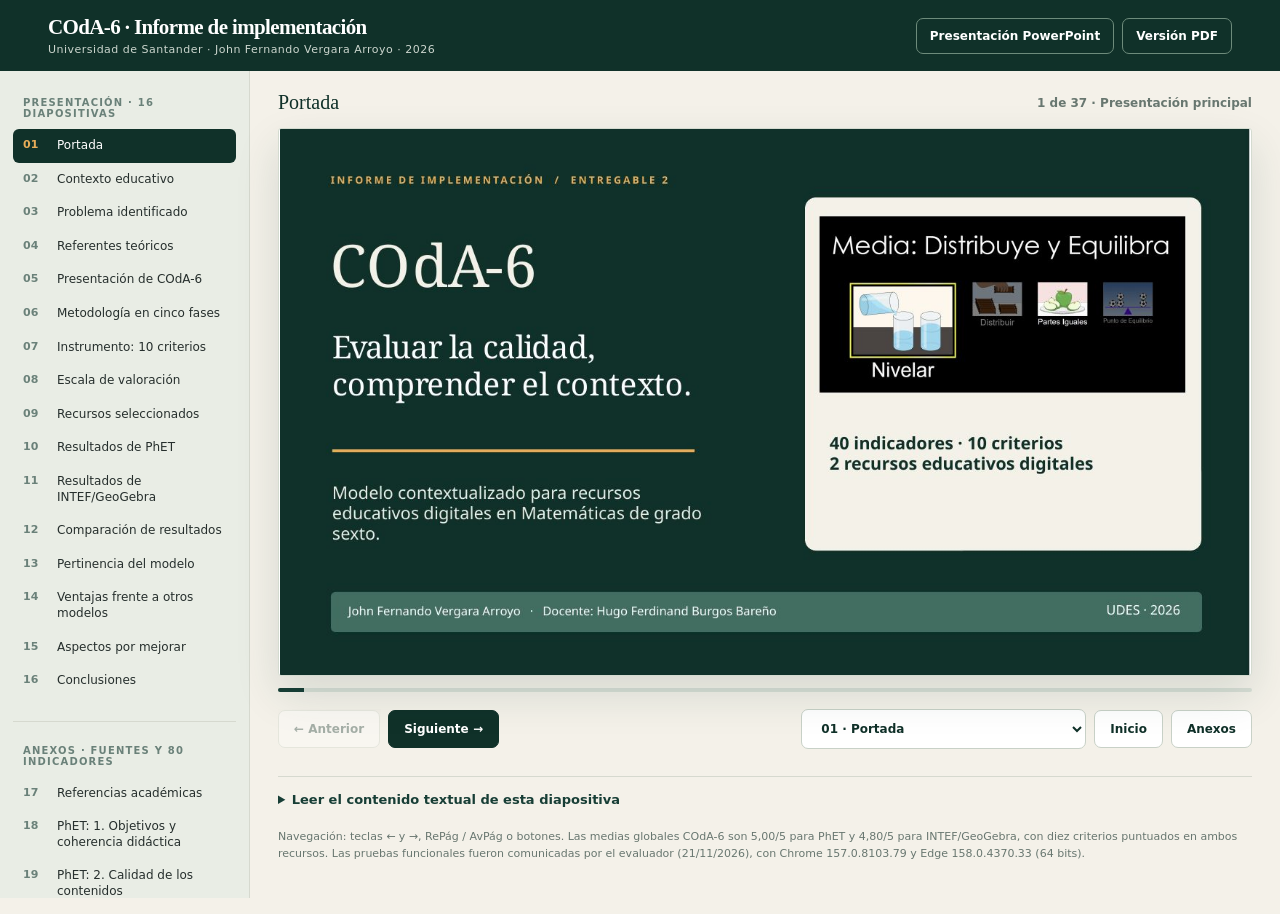
<file: presentacion-coda6.html>
<!doctype html><html lang="es"><head><meta charset="UTF-8"><meta name="viewport" content="width=device-width,initial-scale=1"><meta name="author" content="John Fernando Vergara Arroyo"><meta name="description" content="Presentación académica COdA-6: implementación de un modelo rediseñado de evaluación de RED, con resultados de PhET e INTEF/GeoGebra."><title>COdA-6 · Informe de implementación · UDES</title><style>
:root{--forest:#173e36;--deep:#103129;--amber:#e8ad58;--paper:#f4f1e9;--ink:#262f2d;--mute:#687770;--line:#d6d9cf;--sage:#6a8179;--pale:#e9ede5}
*{box-sizing:border-box}
html{font-family:system-ui,-apple-system,'Segoe UI',Arial,sans-serif;background:var(--paper);color:var(--ink)}
body{margin:0;min-height:100vh}
button,select,a{font:inherit}
button:focus-visible,select:focus-visible,a:focus-visible,summary:focus-visible{outline:3px solid var(--amber);outline-offset:3px}
.header{display:flex;gap:18px;align-items:center;justify-content:space-between;padding:15px min(4vw,48px);background:var(--deep);color:white;flex-wrap:wrap}
.header strong{font:600 21px Georgia,serif;letter-spacing:-.03em}.header small{display:block;font-size:11px;color:#ccd6ce;margin-top:3px;letter-spacing:.045em}
.head-actions{display:flex;gap:8px;flex-wrap:wrap}
.head-actions a{text-decoration:none;color:white;border:1px solid #6d8b7b;padding:10px 13px;border-radius:7px;font-size:12px;font-weight:650}
.head-actions a:hover{background:#315448}
.shell{display:grid;grid-template-columns:250px minmax(0,1fr);min-height:calc(100vh - 73px)}
.aside{background:#e9ede5;border-right:1px solid var(--line);padding:20px 13px 32px;max-height:calc(100vh - 73px);overflow:auto;position:sticky;top:0}
.aside .sub{color:var(--sage);font-size:10px;letter-spacing:.12em;text-transform:uppercase;font-weight:800;padding:0 10px;margin:6px 0 10px}
.aside button{display:flex;text-align:left;gap:9px;width:100%;border:0;background:transparent;color:var(--ink);padding:9px 10px;border-radius:6px;font-size:12px;line-height:1.3;cursor:pointer}
.aside button .n{font-size:11px;color:var(--sage);font-weight:700;min-width:25px}.aside button.active{background:var(--deep);color:#fff}.aside button.active .n{color:var(--amber)}
.aside button:hover:not(.active){background:#d8e0d5}
.aside .annex{margin-top:23px;border-top:1px solid var(--line);padding-top:17px}
.stage{display:flex;flex-direction:column;align-items:center;padding:18px 28px 40px;min-width:0}
.toolbar{display:flex;align-items:center;justify-content:space-between;width:min(1180px,100%);gap:18px;margin:2px 0 14px;flex-wrap:wrap}
.section-title{font-family:Georgia,serif;font-size:20px;font-weight:500;color:var(--deep)}
.slide-index{font-size:12px;color:var(--mute);font-weight:650}
.frame{width:min(1180px,100%);background:white;aspect-ratio:16/9;box-shadow:0 18px 44px #173e3622;position:relative;overflow:hidden;border-radius:3px;border:1px solid #d4dbd0}
.frame img{display:block;width:100%;height:100%;object-fit:contain}
.frame .fallback{padding:30px;color:var(--ink)}
.progress{width:min(1180px,100%);height:4px;background:#d8ded5;margin-top:12px;overflow:hidden;border-radius:20px}.progress>div{height:100%;background:var(--forest);transition:width .12s}
.controls{display:flex;justify-content:space-between;gap:14px;align-items:center;width:min(1180px,100%);margin:17px 0}
.controls .group{display:flex;gap:8px;align-items:center;flex-wrap:wrap}
.controls button,.controls select{border:1px solid #c8d1c7;padding:11px 15px;background:white;border-radius:7px;color:var(--deep);cursor:pointer;font-size:12px;font-weight:700}
.controls button.primary{background:var(--deep);color:white;border-color:var(--deep)}
.controls button:hover:not(:disabled){border-color:var(--forest)}.controls button:disabled{opacity:.35;cursor:not-allowed}
.controls select{max-width:285px}
.transcript{width:min(1180px,100%);margin-top:10px;border-top:1px solid var(--line);color:var(--ink)}
.transcript summary{padding:15px 0;cursor:pointer;font-size:13px;font-weight:750;color:var(--forest)}
.transcript .text{white-space:pre-wrap;padding:8px 16px 18px;background:#fff;border:1px solid var(--line);border-radius:6px;font-size:13px;line-height:1.7;max-height:440px;overflow:auto}
.note{width:min(1180px,100%);font-size:11px;color:var(--mute);line-height:1.6;margin-top:6px}
.skip{position:absolute;top:-90px;left:8px;background:#fff;padding:10px;z-index:10}.skip:focus{top:8px}
@media(max-width:900px){.shell{display:block}.aside{position:static;max-height:175px;display:flex;flex-wrap:wrap;overflow:auto;padding:12px}.aside .sub,.aside .annex .sub{display:none}.aside .annex{display:contents}.aside button{width:auto;min-width:58px}.aside button span:not(.n){display:none}.stage{padding:14px 12px 26px}.header{padding:13px 15px}.controls{gap:8px}.controls select{max-width:150px}}
@media print{.header,.aside,.controls,.progress,.transcript,.note,.toolbar{display:none}.shell{display:block}.stage{padding:0}.frame{width:100%;border:0;box-shadow:none}body{background:white}}

/* Diapositivas HTML actualizadas: conserva la paleta y disposición académica de la presentación */
.live-slide{position:absolute;inset:0;background:#103129;color:#f4f1e9;padding:3.4% 4%;display:flex;flex-direction:column;gap:2.2%;overflow:hidden;font-family:Arial,system-ui,sans-serif}
.live-slide .live-kicker{font-size:clamp(8px,1.05vw,13px);font-weight:800;letter-spacing:.16em;color:#e8ad58;text-transform:uppercase}
.live-slide h2{font:normal clamp(21px,3vw,40px)/1.08 Georgia,serif;letter-spacing:-.03em;margin:0;max-width:95%;color:#f4f1e9}
.live-slide p{margin:0;line-height:1.45;color:#dce5dc;font-size:clamp(10px,1.35vw,17px)}
.live-slide .live-rule{height:3px;background:#e8ad58;width:34%;flex:none}
.live-slide .live-big{font:normal clamp(47px,7.3vw,92px)/1 Georgia,serif;color:#f4f1e9}
.live-slide .live-cards{display:grid;grid-template-columns:1fr 1fr;gap:3%;flex:1;min-height:0}
.live-slide .live-card{background:#e9ede5;border-radius:9px;padding:4%;color:#103129;display:flex;flex-direction:column;justify-content:center;gap:9px}
.live-slide .live-card strong{font-size:clamp(14px,2vw,25px);font-weight:650}
.live-slide .live-card .number{font:normal clamp(34px,5.7vw,76px)/1 Georgia,serif;color:#173e36}
.live-slide .live-foot{margin-top:auto;color:#b4c9c0;font-size:clamp(8px,1vw,12px);border-top:1px solid #4a7566;padding-top:1.5%}
.live-slide .live-grid{display:grid;grid-template-columns:repeat(3,1fr);gap:2.2%;flex:1}
.live-slide .live-grid article{background:#1e4b40;padding:5%;border-top:4px solid #e8ad58;display:flex;flex-direction:column;justify-content:center;gap:5%;color:#f4f1e9}
.live-slide .live-grid article b{font:normal clamp(19px,2.8vw,37px) Georgia,serif}
.live-slide .live-grid article span{font-size:clamp(9px,1.15vw,15px)}
.live-slide .live-table{width:100%;border-collapse:collapse;font-size:clamp(9px,1.12vw,14px);color:#f4f1e9}
.live-slide .live-table th{color:#e8ad58;text-align:left;border-bottom:2px solid #e8ad58;padding:.45% .6%}
.live-slide .live-table td{padding:.37% .6%;border-bottom:1px solid #396358}
.live-slide .live-table td:nth-child(n+2){text-align:center;font-variant-numeric:tabular-nums}
.live-slide.live-matrix{gap:1.1%;padding:2.3% 3%}
.live-slide.live-matrix h2{font-size:clamp(18px,2.3vw,28px)}
.live-slide .live-matrix-table{width:100%;border-collapse:collapse;table-layout:fixed;font-size:clamp(7px,.93vw,12px);line-height:1.33}
.live-slide .live-matrix-table th{background:#e8ad58;color:#103129;padding:.6%;text-align:left}
.live-slide .live-matrix-table td{background:#e4eae2;color:#193b30;padding:.6% .7%;vertical-align:middle;border-bottom:2px solid #9cb0a6}
.live-slide .live-matrix-table td:first-child{font-weight:800}
.live-slide .live-matrix-table td:nth-child(3){font-weight:800;text-align:center;font-size:1.2em}
.live-slide .live-matrix-table tr{height:17%}
.live-slide.live-matrix .live-foot{font-size:clamp(7px,.82vw,11px);padding-top:.6%}
@media(max-width:660px){.live-slide{padding:3%}.live-slide .live-card{gap:2px}.live-slide .live-matrix-table td{padding:.3%}.live-slide .live-grid{gap:1%}}
</style></head><body>
<a href="#slide-frame" class="skip">Saltar a la presentación</a>
<header class="header"><div><strong>COdA-6 · Informe de implementación</strong><small>Universidad de Santander · John Fernando Vergara Arroyo · 2026</small></div><nav class="head-actions" aria-label="Archivos descargables"><a href="COdA6_Informe_Implementacion_UDES.pptx" download>Presentación PowerPoint</a><a href="COdA6_Informe_Implementacion_UDES.pdf" download>Versión PDF</a></nav></header>
<div class="shell"><aside class="aside" aria-label="Navegación por diapositivas"><div class="sub">Presentación · 16 diapositivas</div><div id="main-nav"></div><div class="annex" id="annex-section"><div class="sub">Anexos · fuentes y 80 indicadores</div><div id="annex-nav"></div></div></aside>
<main class="stage"><div class="toolbar"><div class="section-title" id="subtitle">Portada</div><div class="slide-index" id="page-number" aria-live="polite">1 de 37</div></div>
<div class="frame" id="slide-frame" tabindex="-1"><img id="slide-img" src="" alt="Diapositiva de la presentación COdA-6"></div>
<div class="progress" aria-hidden="true"><div id="progress-fill"></div></div>
<div class="controls"><div class="group"><button type="button" id="back">← Anterior</button><button type="button" id="next" class="primary">Siguiente →</button></div><div class="group"><select aria-label="Elegir diapositiva" id="slide-choice"></select><button type="button" id="jump-main">Inicio</button><button type="button" id="jump-annex">Anexos</button></div></div>
<details class="transcript"><summary>Leer el contenido textual de esta diapositiva</summary><div class="text" id="transcript-text"></div></details>
<p class="note">Navegación: teclas ← y →, RePág / AvPág o botones. Las medias globales COdA-6 son 5,00/5 para PhET y 4,80/5 para INTEF/GeoGebra, con diez criterios puntuados en ambos recursos. Las pruebas funcionales fueron comunicadas por el evaluador (21/11/2026), con Chrome 157.0.8103.79 y Edge 158.0.4370.33 (64 bits).</p>
</main></div><script>
const slides=[{"title":"Portada","transcript":"INFORME DE IMPLEMENTACIÓN  /  ENTREGABLE 2\nCOdA-6\nEvaluar la calidad,\ncomprender el contexto.\nModelo contextualizado para recursos educativos digitales en Matemáticas de grado sexto.\n40 indicadores · 10 criterios\n2 recursos educativos digitales\nJohn Fernando Vergara Arroyo   ·   Docente: Hugo Ferdinand Burgos Bareño\nUDES · 2026","src":"assets/coda6/diapositiva-01.jpg"},{"title":"Contexto educativo","transcript":"01 / CONTEXTO\nLa evaluación empieza en el aula.\nLas condiciones reales de enseñanza orientan el rediseño.\n6.º\nMatemáticas · Estadística\n20\ncomputadores con conectividad\nrecursos sobre media aritmética\nPregunta orientadora: ¿el recurso es matemáticamente adecuado, utilizable y pertinente para los estudiantes?","src":"assets/coda6/diapositiva-02.jpg"},{"title":"Problema identificado","transcript":"02 / PROBLEMA\nUn modelo general no siempre basta.\nLa revisión inicial mostró aspectos que requieren indicadores más precisos.\n01\nEspecificidad matemática\nValorar interpretación de datos, representaciones y comprensión de la media.\n02\nEvidencia desigual\nDistinguir cumplimiento, incumplimiento y características no verificadas.\nCondiciones técnicas\nExaminar accesibilidad, uso e integración sin suponer resultados.\nLa finalidad del rediseño es orientar decisiones docentes, no producir una cifra aislada.","src":"assets/coda6/diapositiva-03.jpg"},{"title":"Referentes teóricos","transcript":"03 / REFERENTES\nTres modelos, aportes complementarios.\nCOdA es la base de adaptación; LORI y UNE 71362 aportan perspectivas de contraste.\n01\nCOdA\n10 criterios: 5 didácticos y 5 tecnológicos. Equilibrio entre aprendizaje y funcionamiento.\n02\nLORI\n9 criterios: valoración general de calidad, alineación, retroalimentación y usabilidad.\n03\nUNE 71362\n15 criterios e indicadores detallados: calidad didáctica, tecnológica y accesibilidad.","src":"assets/coda6/diapositiva-04.jpg"},{"title":"Presentación de COdA-6","transcript":"04 / PROPUESTA\nCOdA-6 conserva la estructura y adapta la mirada.\nUn mismo marco de calidad, con indicadores observables para grado sexto.\nDIMENSIÓN DIDÁCTICA\nObjetivos · contenidos\nReflexión · interacción\nMotivación\nDIMENSIÓN TECNOLÓGICA\nFormato · usabilidad\nAccesibilidad · reusabilidad\nInteroperabilidad\n40\nINDICADORES","src":"assets/coda6/diapositiva-05.jpg"},{"title":"Metodología en cinco fases","transcript":"05 / METODOLOGÍA\nCinco fases, una trazabilidad.\nDel análisis del modelo de referencia a la interpretación crítica de los resultados.\n01\nRevisión\nCOdA original y resultados previos\n02\nContextualización\nIndicadores para sexto y Estadística\n03\nConstrucción\nMatriz y escala de valoración\n04\nAplicación\nPhET e INTEF/GeoGebra\n05\nInterpretación\nFortalezas, límites y mejoras","src":"assets/coda6/diapositiva-06.jpg"},{"title":"Instrumento: 10 criterios","transcript":"06 / INSTRUMENTO\nDiez criterios, cuarenta decisiones observables.\nCada criterio tiene cuatro indicadores registrados con evidencia y valoración.\n01\nObjetivos y coherencia didáctica\n02\nCalidad de los contenidos\n03\nReflexión, crítica e innovación\n04\nInteractividad y adaptabilidad\n05\nMotivación\n06\nFormato y diseño\nUsabilidad\n08\nAccesibilidad\n09\nReusabilidad\n10\nInteroperabilidad\n20 indicadores didácticos   +   20 indicadores tecnológicos","src":"assets/coda6/diapositiva-07.jpg"},{"title":"Escala de valoración","transcript":"07 / MÉTRICA\nLa puntuación debe poder explicarse.\nCuatro indicadores binarios por criterio; NV y NA se registran por separado.\n1\n0 de 4 cumplen\n2\n1 de 4 cumplen\n3\n2 de 4 cumplen\n4\n3 de 4 cumplen\n5\n4 de 4 cumplen\nNV · No verificado\nSin evidencia suficiente: no se asigna nota al criterio.\nNA · No aplica\nSolo para el criterio completo, con justificación.\nPuntuación = 1 + indicadores cumplidos (si los 4 fueron verificados).","src":"assets/coda6/diapositiva-08.jpg"},{"title":"Recursos seleccionados","transcript":"08 / RECURSOS\nDos experiencias para estudiar la media.\nRepresentaciones complementarias de un mismo concepto estadístico.\nPhET · Media: Distribuye y Equilibra\nReparto equitativo, nivelación y equilibrio.\nINTEF / GeoGebra\nExplorando la media aritmética\nFrecuencias, barras y variación del promedio.","src":"assets/coda6/diapositiva-09.jpg"},{"title":"Resultados de PhET","transcript":"09 / APLICACIÓN · RECURSO 1\nPhET: calidad potencial evaluada.\n10 de 10 criterios puntuados, cinco didácticos y cinco tecnológicos.\n5,00/5\nMedia global COdA-6\n10 / 10\nCriterios puntuados\nEvaluación documental y pruebas manuales comunicadas por el docente.\nNo representa una medición del aprendizaje de los estudiantes.","src":"assets/coda6/diapositiva-10-integrada.svg"},{"title":"Resultados de INTEF/GeoGebra","transcript":"10 / APLICACIÓN · RECURSO 2\nINTEF/GeoGebra: precisión matemática y posibilidades de exploración.\n10 de 10 criterios puntuados, cinco didácticos y cinco tecnológicos.\n4,80/5\nMedia global COdA-6\n10 / 10\nCriterios puntuados\nDiferencias respecto de PhET: motivación y formato/diseño (4/5 cada uno).\nVerificación con teclado repetida satisfactoriamente, según el evaluador.","src":"assets/coda6/diapositiva-11-integrada.svg"},{"title":"Comparación de resultados","transcript":"11 / RESULTADOS ACTUALIZADOS\nCobertura completa de los diez criterios de COdA-6, según revisión documental y pruebas manuales comunicadas por el evaluador.\nCRITERIO | PhET | INTEF/GeoGebra\n1. Objetivos | 5 | 5\n2. Contenidos | 5 | 5\n3. Reflexión | 5 | 5\n4. Interacción | 5 | 5\n5. Motivación | 5 | 4\n6. Diseño | 5 | 4\n7. Usabilidad | 5 | 5\n8. Accesibilidad | 5 | 5\n9. Reusabilidad | 5 | 5\n10. Interoperabilidad | 5 | 5\nTOTAL | 50/50 | 48/50\nMEDIA | 5,00/5 | 4,80/5\nCOBERTURA | 10/10 | 10/10\nNo implica validación estadística ni medición de resultados de aprendizaje.","src":"assets/coda6/diapositiva-12-integrada.svg"},{"title":"Pertinencia del modelo","transcript":"12 / PREGUNTA UDES 1\n¿De qué manera permite evaluar adecuadamente?\nCOdA-6 articula indicador, prueba y decisión docente.\n01\nINDICADOR\nCondición concreta y contextualizada\n02\nEVIDENCIA\nObservación o fuente identificable\n03\nVALORACIÓN\n1, 0, NV o NA, según corresponda\n04\nDECISIÓN\nSeleccionar, complementar o verificar\nAporta trazabilidad; aún no prueba validez estadística ni eficacia sobre el aprendizaje.","src":"assets/coda6/diapositiva-13.jpg"},{"title":"Ventajas frente a otros modelos","transcript":"13 / PREGUNTA UDES 2\n¿Qué ventajas ofrece frente a otros modelos?\nVentajas de contextualización y registro, no afirmaciones de superioridad validada.\nFrente a LORI\nCuatro indicadores verificables por criterio; justificación explícita.\nFrente a UNE 71362\nEstructura más delimitada para la revisión docente, con menor profundidad técnica.\nAporte propio\nDiferencia NV de incumplimiento; enfoca las representaciones estadísticas.\nEstas ventajas no equivalen a una mayor fiabilidad demostrada.","src":"assets/coda6/diapositiva-14.jpg"},{"title":"Aspectos por mejorar","transcript":"14 / PREGUNTA UDES 3\n¿Qué debe mejorar el modelo rediseñado?\nLa aplicación revela límites técnicos, pedagógicos y comunicacionales.\n01\nTécnico\nProbar teclado, ampliación, lectores de pantalla, controles y dos navegadores.\n02\nPedagógico\nReducir el posible efecto techo y diferenciar propiedades del RED de mediación docente.\n03\nComunicacional\nAñadir ejemplos de evidencia, reglas claras para NV/NA y síntesis visual de resultados.","src":"assets/coda6/diapositiva-15.jpg"},{"title":"Conclusiones","transcript":"15 / CIERRE Y PROYECCIÓN\nLa evaluación no termina en la puntuación.\n01\nCOdA-6 identifica fortalezas didácticas y tecnológicas en ambos recursos.\n02\nSe completaron las verificaciones comunicadas por el evaluador: 10/10 criterios puntuados en cada recurso.\n03\nLas valoraciones altas sugieren revisar el posible efecto techo y mejorar la trazabilidad de las pruebas.\nPhET 5,00/5 · INTEF/GeoGebra 4,80/5\nReferencias completas y 80 indicadores: anexos.\nResultados basados en evidencia documental y pruebas reportadas por el autor.","src":"assets/coda6/diapositiva-16-integrada.svg"},{"title":"Referencias académicas","transcript":"ANEXO / FUENTES\nReferencias académicas\nSelección bibliográfica que fundamenta el modelo y el análisis de resultados.\nAdame Rodríguez, S. I. (2015). Instrumento para evaluar recursos educativos digitales, LORI-AD. https://doi.org/10.13140/RG.2.1.4020.0164\nFernández-Pampillón Cesteros, A. M. (2017). Calidad de los materiales educativos digitales. Revista AENOR, (329), 44–47. https://revaenor.aenor.com/revista/pdf/sep17/44sep17.pdf\nFernández-Pampillón Cesteros, A. M., Domínguez Romero, E., & de Armas Ranero, I. (2012). Herramienta de evaluación de la calidad de objetos de aprendizaje (herramienta COdA): Guía para la producción y evaluación de materiales didácticos digitales (versión 1.1). Universidad Complutense de Madrid. https://eprints.ucm.es/12533/1/COdAv1_1_07jul2012.pdf\nPrieto Taborda, M. A., Bermón Angarita, L., & Ramírez Castañeda, L. A. (2019). Diseño, desarrollo y evaluación de un recurso educativo digital para la introducción a la Administración de Sistemas Informáticos. Revista Virtual Universidad Católica del Norte, (56), 31–51. https://revistavirtual.ucn.edu.co/index.php/RevistaUCN/article/view/1036\nTabares Morales, V., Duque Méndez, N. D., & Ovalle Carranza, D. A. (2017). Modelo por capas para evaluación de la calidad de objetos de aprendizaje en repositorios. Revista Electrónica de Investigación Educativa, 19(3), 33–50. https://doi.org/10.24320/redie.2017.19.3.1128","src":"assets/coda6/diapositiva-17.jpg"},{"title":"PhET: 1. Objetivos y coherencia didáctica","transcript":"ANEXO / REGISTRO 1 · CRITERIO 1\n1. Objetivos y coherencia didáctica\nPhET: Media: Distribuye y Equilibra  ·  Valoración documental\nID\nINDICADOR CONTEXTUALIZADO\nREG.\nEVIDENCIA / OBSERVACIÓN\n1.1.\nEl recurso o su documentación oficial identifica objetivos de aprendizaje relacionados con la media aritmética.\n1\nObjetivos de media documentados en ficha y actividad docente [F5].\n1.2.\nLas actividades propuestas guardan correspondencia con los objetivos de aprendizaje declarados.\n1\nCuatro pantallas vinculadas con reparto y equilibrio [F1].\n1.3.\nLa complejidad de las actividades es adecuada para estudiantes de grado sexto o permite su adaptación a este nivel.\n1\nAdecuación curricular de sexto documentada en actividades [F5].\n1.4.\nEl recurso o su guía oficial proporciona orientaciones para desarrollar las actividades de acuerdo con los objetivos previstos.\n1\nGuía docente publicada con objetivos y orientaciones [F5].\nRESULTADO: 5/5     ·     Cumple: 4/4     ·     No cumple: 0/4     ·     NV: 0/4","src":"assets/coda6/diapositiva-18.jpg"},{"title":"PhET: 2. Calidad de los contenidos","transcript":"ANEXO / REGISTRO 1 · CRITERIO 2\n2. Calidad de los contenidos\nPhET: Media: Distribuye y Equilibra  ·  Valoración documental\nID\nINDICADOR CONTEXTUALIZADO\nREG.\nEVIDENCIA / OBSERVACIÓN\n2.1.\nLos procedimientos y resultados relacionados con la media aritmética son matemáticamente correctos.\n1\nModelo técnico: medias enteras, fraccionarias y decimales [F1].\n2.2.\nLas representaciones de cantidades y conjuntos de datos corresponden correctamente con los valores utilizados.\n1\nConservación de sumas en ambas representaciones [F1].\n2.3.\nLos conceptos y términos matemáticos se presentan mediante un lenguaje comprensible para estudiantes de grado sexto.\n1\nEjemplos concretos y versión en español [F2, F6].\n2.4.\nLa información se organiza de manera coherente y permite reconocer las ideas matemáticas fundamentales.\n1\nSecuencia conceptual en cuatro escenarios [F1].\nRESULTADO: 5/5     ·     Cumple: 4/4     ·     No cumple: 0/4     ·     NV: 0/4","src":"assets/coda6/diapositiva-19.jpg"},{"title":"PhET: 3. Reflexión, crítica e innovación","transcript":"ANEXO / REGISTRO 1 · CRITERIO 3\n3. Reflexión, crítica e innovación\nPhET: Media: Distribuye y Equilibra  ·  Valoración documental\nID\nINDICADOR CONTEXTUALIZADO\nREG.\nEVIDENCIA / OBSERVACIÓN\n3.1.\nLas actividades permiten formular predicciones antes de observar o calcular resultados.\n1\nOpciones para predecir la media y el equilibrio [F2].\n3.2.\nEl recurso permite comparar diferentes conjuntos de datos o situaciones matemáticas.\n1\nValores y conjuntos de datos modificables [F1].\n3.3.\nLas actividades o la guía oficial promueven la explicación de los cambios que experimenta la media aritmética cuando se modifican los datos.\n1\nActividad docente solicita explicar predicciones [F5].\n3.4.\nEl recurso ofrece oportunidades para explorar procedimientos alternativos, formular conjeturas o comprobar relaciones matemáticas.\n1\nPermite formular y contrastar hipótesis de reparto [F1].\nRESULTADO: 5/5     ·     Cumple: 4/4     ·     No cumple: 0/4     ·     NV: 0/4","src":"assets/coda6/diapositiva-20.jpg"},{"title":"PhET: 4. Interactividad y adaptabilidad","transcript":"ANEXO / REGISTRO 1 · CRITERIO 4\n4. Interactividad y adaptabilidad\nPhET: Media: Distribuye y Equilibra  ·  Valoración documental\nID\nINDICADOR CONTEXTUALIZADO\nREG.\nEVIDENCIA / OBSERVACIÓN\n4.1.\nEl estudiante puede modificar cantidades, valores o elementos que intervienen en las actividades.\n1\nPuede modificar agua, chocolates, manzanas y balones [F1].\n4.2.\nLas modificaciones realizadas generan respuestas o representaciones observables que permiten contrastar los resultados.\n1\nLas representaciones se actualizan según los datos [F1].\n4.3.\nEl recurso ofrece diferentes situaciones, configuraciones o actividades que pueden seleccionarse según las necesidades de aprendizaje.\n1\nOfrece cuatro escenarios seleccionables [F1, F2].\n4.4.\nEl estudiante puede controlar el ritmo de exploración y repetir las experiencias para comprobar sus hipótesis.\n1\nRepetición y reinicio previstos en la interfaz [F2].\nRESULTADO: 5/5     ·     Cumple: 4/4     ·     No cumple: 0/4     ·     NV: 0/4","src":"assets/coda6/diapositiva-21.jpg"},{"title":"PhET: 5. Motivación","transcript":"ANEXO / REGISTRO 1 · CRITERIO 5\n5. Motivación\nPhET: Media: Distribuye y Equilibra  ·  Valoración documental\nID\nINDICADOR CONTEXTUALIZADO\nREG.\nEVIDENCIA / OBSERVACIÓN\n5.1.\nLas actividades incorporan situaciones o representaciones relacionadas con experiencias comprensibles para los estudiantes.\n1\nEscenarios cercanos: agua, alimentos y fútbol [F1].\n5.2.\nEl recurso plantea retos, preguntas o situaciones que invitan a explorar los conceptos matemáticos.\n1\nPreguntas de promedio y predicción integradas [F2].\n5.3.\nLos elementos visuales e interactivos contribuyen a mantener la atención en las actividades de aprendizaje.\n1\nRetroalimentación visual pertinente; motivación potencial [F1, F6].\n5.4.\nLa organización de las experiencias permite avanzar mediante tareas alcanzables y reconocer los resultados de las acciones realizadas.\n1\nAcciones sencillas y resultados visibles por escenario [F1].\nRESULTADO: 5/5     ·     Cumple: 4/4     ·     No cumple: 0/4     ·     NV: 0/4","src":"assets/coda6/diapositiva-22.jpg"},{"title":"PhET: 6. Formato y diseño","transcript":"ANEXO / REGISTRO 1 · CRITERIO 6\n6. Formato y diseño\nPhET: Media: Distribuye y Equilibra  ·  Valoración documental\nID\nINDICADOR CONTEXTUALIZADO\nREG.\nEVIDENCIA / OBSERVACIÓN\n6.1.\nLos textos, números y símbolos matemáticos son legibles en las condiciones de visualización utilizadas para la evaluación.\n1\nTextos y cifras legibles en capturas consultadas [F6].\n6.2.\nLas gráficas, escalas, etiquetas y controles presentan una distribución visual que facilita su identificación.\n1\nControles, etiquetas y paneles bien diferenciados [F6].\n6.3.\nEl diseño mantiene una organización coherente de colores, tamaños y elementos de navegación.\n1\nBarra de navegación y controles coherentes [F2, F6].\n6.4.\nLas imágenes, animaciones y demás elementos multimedia contribuyen a la comprensión sin introducir distracciones innecesarias.\n1\nRepresentaciones vinculadas al contenido; sin distracciones visibles [F6].\nRESULTADO: 5/5     ·     Cumple: 4/4     ·     No cumple: 0/4     ·     NV: 0/4","src":"assets/coda6/diapositiva-23.jpg"},{"title":"PhET: 7. Usabilidad","transcript":"ANEXO / REGISTRO 1 · CRITERIO 7\n7. Usabilidad\nPhET: Media: Distribuye y Equilibra  ·  Revisión documental y prueba reportada\nID\nINDICADOR CONTEXTUALIZADO\nREG.\nEVIDENCIA / OBSERVACIÓN\n7.1.\nEl usuario puede identificar cómo iniciar las actividades sin instrucciones externas complejas.\n1\nPantalla inicial con cuatro entornos identificables [F2].\n7.2.\nLos controles presentan un funcionamiento comprensible y predecible durante la interacción.\n1\nAcciones y respuestas descritas en modelo e interfaz [F1, F2].\n7.3.\nEl recurso permite repetir o reiniciar las actividades mediante procedimientos claros y funcionales.\n1\nSe documenta «Reset All» para reiniciar [F2].\n7.4.\nLos botones, enlaces y controles necesarios para desarrollar las actividades funcionan correctamente durante las pruebas realizadas.\n1\nControles de las cuatro pantallas y reinicio funcionales. Prueba manual comunicada por el evaluador el 21/11/2026.\nRESULTADO: 5/5 · Cumple: 4/4 · No cumple: 0/4 · NV: 0/4. Pruebas complementarias reportadas el 21/11/2026.","src":"assets/coda6/diapositiva-24-integrada.svg"},{"title":"PhET: 8. Accesibilidad","transcript":"ANEXO / REGISTRO 1 · CRITERIO 8\n8. Accesibilidad\nPhET: Media: Distribuye y Equilibra  ·  Revisión documental y prueba reportada\nID\nINDICADOR CONTEXTUALIZADO\nREG.\nEVIDENCIA / OBSERVACIÓN\n8.1.\nLas funciones esenciales del recurso pueden utilizarse mediante el teclado, sin depender exclusivamente del ratón.\n1\nSe documentan entrada alternativa y atajos [F2, F3].\n8.2.\nLos contenidos mantienen su legibilidad cuando se amplía la visualización y presentan contraste suficiente entre sus elementos.\n1\nZoom al 200 %, legibilidad y contraste adecuados; sin superposiciones. Prueba manual comunicada por el evaluador el 21/11/2026.\n8.3.\nLa información matemática no depende exclusivamente del color para comunicar diferencias o resultados.\n1\nValores representados por números, posiciones y cantidades [F1, F6].\n8.4.\nLos elementos visuales esenciales cuentan con alternativas textuales o información equivalente utilizable mediante tecnologías de apoyo.\n1\nEl evaluador confirmó nuevamente el funcionamiento del lector de pantalla y las alternativas textuales.\nRESULTADO: 5/5 · Cumple: 4/4 · No cumple: 0/4 · NV: 0/4. Pruebas complementarias reportadas el 21/11/2026.","src":"assets/coda6/diapositiva-25-integrada.svg"},{"title":"PhET: 9. Reusabilidad","transcript":"ANEXO / REGISTRO 1 · CRITERIO 9\n9. Reusabilidad\nPhET: Media: Distribuye y Equilibra  ·  Valoración documental\nID\nINDICADOR CONTEXTUALIZADO\nREG.\nEVIDENCIA / OBSERVACIÓN\n9.1.\nEl recurso puede utilizarse como una actividad autónoma dentro de una secuencia de aprendizaje.\n1\nPantallas utilizables de manera autónoma [F1, F2].\n9.2.\nEl recurso permite su aprovechamiento en diferentes modalidades de enseñanza, como actividades presenciales, virtuales o de refuerzo.\n1\nUso educativo no comercial permitido; recursos web [F4].\n9.3.\nLas actividades pueden reutilizarse con diferentes conjuntos de datos, situaciones o propósitos relacionados con el aprendizaje matemático.\n1\nPermite cambiar datos y reutilizar escenarios [F1].\n9.4.\nEl recurso presenta información sobre sus condiciones de uso o licenciamiento que permite determinar las posibilidades de reutilización.\n1\nCondiciones y atribución de uso publicadas por PhET [F4].\nRESULTADO: 5/5     ·     Cumple: 4/4     ·     No cumple: 0/4     ·     NV: 0/4","src":"assets/coda6/diapositiva-26.jpg"},{"title":"PhET: 10. Interoperabilidad","transcript":"ANEXO / REGISTRO 1 · CRITERIO 10\n10. Interoperabilidad\nPhET: Media: Distribuye y Equilibra  ·  Revisión documental y prueba reportada\nID\nINDICADOR CONTEXTUALIZADO\nREG.\nEVIDENCIA / OBSERVACIÓN\n10.1.\nEl recurso utiliza formatos tecnológicos de uso generalizado y no depende de complementos propietarios difíciles de obtener.\n1\nSimulación HTML5 de uso web generalizado [F7].\n10.2.\nEl recurso funciona correctamente en al menos dos navegadores web de uso común, bajo condiciones de prueba documentadas.\n1\nChrome 157.0.8103.79 y Edge 158.0.4370.33 (64 bits); funcionamiento correcto según el evaluador.\n10.3.\nEl recurso puede incorporarse a un entorno virtual de aprendizaje mediante un enlace funcional o un mecanismo de integración autorizado.\n1\nPhET dispone de enlace e instrucciones para incrustar [F4].\n10.4.\nEl recurso dispone de información técnica, metadatos o mecanismos de intercambio que facilitan su identificación y utilización en otros entornos digitales.\n1\nCódigo y documentación técnica disponibles [F1, F7].\nRESULTADO: 5/5 · Cumple: 4/4 · No cumple: 0/4 · NV: 0/4. Pruebas complementarias reportadas el 21/11/2026.","src":"assets/coda6/diapositiva-27-integrada.svg"},{"title":"INTEF/GeoGebra: 1. Objetivos y coherencia didáctica","transcript":"ANEXO / REGISTRO 2 · CRITERIO 1\n1. Objetivos y coherencia didáctica\nINTEF/GeoGebra: Explorando la media aritmética  ·  Valoración documental\nID\nINDICADOR CONTEXTUALIZADO\nREG.\nEVIDENCIA / OBSERVACIÓN\n1.1.\nEl recurso o su documentación oficial identifica objetivos de aprendizaje relacionados con la media aritmética.\n1\nLa guía identifica la exploración de la media y la relación con las frecuencias [I1, I2].\n1.2.\nLas actividades propuestas guardan correspondencia con los objetivos de aprendizaje declarados.\n1\nManipular frecuencias y mostrar la media corresponde a lo descrito en la guía [I1, I3].\n1.3.\nLa complejidad de las actividades es adecuada para estudiantes de grado sexto o permite su adaptación a este nivel.\n1\nINTEF lo dirige a 6.º de Primaria y contempla también 5.º; es adaptable [I1].\n1.4.\nEl recurso o su guía oficial proporciona orientaciones para desarrollar las actividades de acuerdo con los objetivos previstos.\n1\nLa página «Propuestas de uso» orienta la exposición, debate y exploración [I2].\nRESULTADO: 5/5     ·     Cumple: 4/4     ·     No cumple: 0/4     ·     NV: 0/4","src":"assets/coda6/diapositiva-28.jpg"},{"title":"INTEF/GeoGebra: 2. Calidad de los contenidos","transcript":"ANEXO / REGISTRO 2 · CRITERIO 2\n2. Calidad de los contenidos\nINTEF/GeoGebra: Explorando la media aritmética  ·  Valoración documental\nID\nINDICADOR CONTEXTUALIZADO\nREG.\nEVIDENCIA / OBSERVACIÓN\n2.1.\nLos procedimientos y resultados relacionados con la media aritmética son matemáticamente correctos.\n1\nEn la captura registrada: (9×1 + 10×4 + 11×9 + 12×16 + 13×11 + 14×8 + 15×1) / 50 = 12,2 [I7].\n2.2.\nLas representaciones de cantidades y conjuntos de datos corresponden correctamente con los valores utilizados.\n1\nLas alturas y etiquetas 1, 4, 9, 16, 11, 8, 1 coinciden con el gráfico [I7].\n2.3.\nLos conceptos y términos matemáticos se presentan mediante un lenguaje comprensible para estudiantes de grado sexto.\n1\nSe identifican «edad», «cantidad de niños», «frecuencias» y «media» [I3, I7].\n2.4.\nLa información se organiza de manera coherente y permite reconocer las ideas matemáticas fundamentales.\n1\nGráfico, ejes, casillas y lectura del promedio organizan la información [I1, I7].\nRESULTADO: 5/5     ·     Cumple: 4/4     ·     No cumple: 0/4     ·     NV: 0/4","src":"assets/coda6/diapositiva-29.jpg"},{"title":"INTEF/GeoGebra: 3. Reflexión, crítica e innovación","transcript":"ANEXO / REGISTRO 2 · CRITERIO 3\n3. Reflexión, crítica e innovación\nINTEF/GeoGebra: Explorando la media aritmética  ·  Valoración documental\nID\nINDICADOR CONTEXTUALIZADO\nREG.\nEVIDENCIA / OBSERVACIÓN\n3.1.\nLas actividades permiten formular predicciones antes de observar o calcular resultados.\n1\nPuede ocultarse «Ver valor de la media» para anticiparlo antes de revelarlo [I3, I7].\n3.2.\nEl recurso permite comparar diferentes conjuntos de datos o situaciones matemáticas.\n1\nMover los puntos de frecuencia produce distintas distribuciones comparables [I3].\n3.3.\nLas actividades o la guía oficial promueven la explicación de los cambios que experimenta la media aritmética cuando se modifican los datos.\n1\nLa guía propone explicar cómo cambian los promedios al modificar datos [I2].\n3.4.\nEl recurso ofrece oportunidades para explorar procedimientos alternativos, formular conjeturas o comprobar relaciones matemáticas.\n1\nLa guía propone conjeturas y pequeñas investigaciones con diferentes frecuencias [I2].\nRESULTADO: 5/5     ·     Cumple: 4/4     ·     No cumple: 0/4     ·     NV: 0/4","src":"assets/coda6/diapositiva-30.jpg"},{"title":"INTEF/GeoGebra: 4. Interactividad y adaptabilidad","transcript":"ANEXO / REGISTRO 2 · CRITERIO 4\n4. Interactividad y adaptabilidad\nINTEF/GeoGebra: Explorando la media aritmética  ·  Valoración documental\nID\nINDICADOR CONTEXTUALIZADO\nREG.\nEVIDENCIA / OBSERVACIÓN\n4.1.\nEl estudiante puede modificar cantidades, valores o elementos que intervienen en las actividades.\n1\nLos puntos rojos modifican las frecuencias absolutas de las barras [I3, I7].\n4.2.\nLas modificaciones realizadas generan respuestas o representaciones observables que permiten contrastar los resultados.\n1\nLos datos modificados alteran las barras y el valor de la media [I1, I2].\n4.3.\nEl recurso ofrece diferentes situaciones, configuraciones o actividades que pueden seleccionarse según las necesidades de aprendizaje.\n1\nLas configuraciones de frecuencias se eligen manipulando los controles [I3].\n4.4.\nEl estudiante puede controlar el ritmo de exploración y repetir las experiencias para comprobar sus hipótesis.\n1\nEl estudiante puede experimentar con controles y repetir configuraciones [I3, I7].\nRESULTADO: 5/5     ·     Cumple: 4/4     ·     No cumple: 0/4     ·     NV: 0/4","src":"assets/coda6/diapositiva-31.jpg"},{"title":"INTEF/GeoGebra: 5. Motivación","transcript":"ANEXO / REGISTRO 2 · CRITERIO 5\n5. Motivación\nINTEF/GeoGebra: Explorando la media aritmética  ·  Valoración documental\nID\nINDICADOR CONTEXTUALIZADO\nREG.\nEVIDENCIA / OBSERVACIÓN\n5.1.\nLas actividades incorporan situaciones o representaciones relacionadas con experiencias comprensibles para los estudiantes.\n1\nEl contexto de edades de estudiantes resulta cercano a sexto grado [I1, I7].\n5.2.\nEl recurso plantea retos, preguntas o situaciones que invitan a explorar los conceptos matemáticos.\n1\nLa guía docente plantea preguntas abiertas para investigar el promedio [I2].\n5.3.\nLos elementos visuales e interactivos contribuyen a mantener la atención en las actividades de aprendizaje.\n1\nLa respuesta gráfica inmediata favorece la atención matemática potencial [I1, I7].\n5.4.\nLa organización de las experiencias permite avanzar mediante tareas alcanzables y reconocer los resultados de las acciones realizadas.\n0\nEl applet no organiza una secuencia de tareas progresivas con metas o hitos; la guía propone preguntas externas [I2, I3].\nRESULTADO: 4/5     ·     Cumple: 3/4     ·     No cumple: 1/4     ·     NV: 0/4","src":"assets/coda6/diapositiva-32.jpg"},{"title":"INTEF/GeoGebra: 6. Formato y diseño","transcript":"ANEXO / REGISTRO 2 · CRITERIO 6\n6. Formato y diseño\nINTEF/GeoGebra: Explorando la media aritmética  ·  Valoración documental\nID\nINDICADOR CONTEXTUALIZADO\nREG.\nEVIDENCIA / OBSERVACIÓN\n6.1.\nLos textos, números y símbolos matemáticos son legibles en las condiciones de visualización utilizadas para la evaluación.\n1\nNúmeros, ejes y lectura de la media se distinguen en las capturas conservadas [I7].\n6.2.\nLas gráficas, escalas, etiquetas y controles presentan una distribución visual que facilita su identificación.\n0\nINTEF advierte que el gráfico puede crecer y solaparse con el texto de los controles [I4].\n6.3.\nEl diseño mantiene una organización coherente de colores, tamaños y elementos de navegación.\n1\nBarras, puntos de control y marcador de la media mantienen códigos visuales coherentes [I7].\n6.4.\nLas imágenes, animaciones y demás elementos multimedia contribuyen a la comprensión sin introducir distracciones innecesarias.\n1\nEl gráfico interactivo centra la atención en barras, frecuencias y media [I7].\nRESULTADO: 4/5     ·     Cumple: 3/4     ·     No cumple: 1/4     ·     NV: 0/4","src":"assets/coda6/diapositiva-33.jpg"},{"title":"INTEF/GeoGebra: 7. Usabilidad","transcript":"ANEXO / REGISTRO 2 · CRITERIO 7\n7. Usabilidad\nINTEF/GeoGebra: Explorando la media aritmética  ·  Revisión documental y prueba reportada\nID\nINDICADOR CONTEXTUALIZADO\nREG.\nEVIDENCIA / OBSERVACIÓN\n7.1.\nEl usuario puede identificar cómo iniciar las actividades sin instrucciones externas complejas.\n1\nEl applet muestra las opciones de «Ver frecuencias», «Ver controles» y «Ver valor de la media» [I3, I7].\n7.2.\nLos controles presentan un funcionamiento comprensible y predecible durante la interacción.\n1\nLas instrucciones de GeoGebra explican el efecto de cada casilla y punto rojo [I3].\n7.3.\nEl recurso permite repetir o reiniciar las actividades mediante procedimientos claros y funcionales.\n1\nReinicio funcional y restauración de valores según el evaluador.\n7.4.\nLos botones, enlaces y controles necesarios para desarrollar las actividades funcionan correctamente durante las pruebas realizadas.\n1\nCasillas, controles y acciones funcionales según el evaluador.\nRESULTADO: 5/5 · Cumple: 4/4 · No cumple: 0/4 · NV: 0/4. Pruebas complementarias reportadas el 21/11/2026.","src":"assets/coda6/diapositiva-34-integrada.svg"},{"title":"INTEF/GeoGebra: 8. Accesibilidad","transcript":"ANEXO / REGISTRO 2 · CRITERIO 8\n8. Accesibilidad\nINTEF/GeoGebra: Explorando la media aritmética  ·  Revisión documental y prueba reportada\nID\nINDICADOR CONTEXTUALIZADO\nREG.\nEVIDENCIA / OBSERVACIÓN\n8.1.\nLas funciones esenciales del recurso pueden utilizarse mediante el teclado, sin depender exclusivamente del ratón.\n1\nLas funciones esenciales del recurso pudieron utilizarse mediante teclado, según la prueba manual comunicada por el evaluador el 21/11/2026.\n8.2.\nLos contenidos mantienen su legibilidad cuando se amplía la visualización y presentan contraste suficiente entre sus elementos.\n1\nAmpliación y contraste satisfactorios según el evaluador, sin problemas reportados.\n8.3.\nLa información matemática no depende exclusivamente del color para comunicar diferencias o resultados.\n1\nBarras, posición, etiquetas de ejes y valores numéricos transmiten información además del color [I7].\n8.4.\nLos elementos visuales esenciales cuentan con alternativas textuales o información equivalente utilizable mediante tecnologías de apoyo.\n1\nEl evaluador confirmó el funcionamiento de las descripciones del lector de pantalla.\nRESULTADO: 5/5 · Cumple: 4/4 · No cumple: 0/4 · NV: 0/4. Pruebas complementarias reportadas el 21/11/2026.","src":"assets/coda6/diapositiva-35-integrada.svg"},{"title":"INTEF/GeoGebra: 9. Reusabilidad","transcript":"ANEXO / REGISTRO 2 · CRITERIO 9\n9. Reusabilidad\nINTEF/GeoGebra: Explorando la media aritmética  ·  Valoración documental\nID\nINDICADOR CONTEXTUALIZADO\nREG.\nEVIDENCIA / OBSERVACIÓN\n9.1.\nEl recurso puede utilizarse como una actividad autónoma dentro de una secuencia de aprendizaje.\n1\nEl applet permite explorar la media como recurso autónomo con guía de uso [I2, I3].\n9.2.\nEl recurso permite su aprovechamiento en diferentes modalidades de enseñanza, como actividades presenciales, virtuales o de refuerzo.\n1\nINTEF prevé uso presencial, virtual o híbrido de estos materiales [I6].\n9.3.\nLas actividades pueden reutilizarse con diferentes conjuntos de datos, situaciones o propósitos relacionados con el aprendizaje matemático.\n1\nLas frecuencias configurables permiten reutilizarlo con distintos conjuntos [I2, I3].\n9.4.\nEl recurso presenta información sobre sus condiciones de uso o licenciamiento que permite determinar las posibilidades de reutilización.\n1\nLa guía INTEF declara CC BY-SA 4.0; la licencia del applet original debe comprobarse antes de redistribuirlo [I5, I6].\nRESULTADO: 5/5     ·     Cumple: 4/4     ·     No cumple: 0/4     ·     NV: 0/4","src":"assets/coda6/diapositiva-36.jpg"},{"title":"INTEF/GeoGebra: 10. Interoperabilidad","transcript":"ANEXO / REGISTRO 2 · CRITERIO 10\n10. Interoperabilidad\nINTEF/GeoGebra: Explorando la media aritmética  ·  Revisión documental y prueba reportada\nID\nINDICADOR CONTEXTUALIZADO\nREG.\nEVIDENCIA / OBSERVACIÓN\n10.1.\nEl recurso utiliza formatos tecnológicos de uso generalizado y no depende de complementos propietarios difíciles de obtener.\n1\nEl recurso está publicado como página web con applet de GeoGebra y guía eXeLearning [I3, I5].\n10.2.\nEl recurso funciona correctamente en al menos dos navegadores web de uso común, bajo condiciones de prueba documentadas.\n1\nChrome 157.0.8103.79 y Edge 158.0.4370.33 (64 bits); funcionamiento correcto según el evaluador.\n10.3.\nEl recurso puede incorporarse a un entorno virtual de aprendizaje mediante un enlace funcional o un mecanismo de integración autorizado.\n1\nINTEF ofrece acceso directo al applet original mediante enlace web [I8, I3].\n10.4.\nEl recurso dispone de información técnica, metadatos o mecanismos de intercambio que facilitan su identificación y utilización en otros entornos digitales.\n1\nLa guía identifica autoría, contenido, nivel y descarga de archivo fuente .elp [I1, I5].\nRESULTADO: 5/5 · Cumple: 4/4 · No cumple: 0/4 · NV: 0/4. Pruebas complementarias reportadas el 21/11/2026.","src":"assets/coda6/diapositiva-37-integrada.svg"}];

const finalSlides = new Set([]); // Los diez cambios son imágenes SVG independientes, no superposiciones.
const scores = [["Objetivos",5,5],["Contenidos",5,5],["Reflexión e innovación",5,5],["Interactividad",5,5],["Motivación",5,4],["Formato y diseño",5,4],["Usabilidad",5,5],["Accesibilidad",5,5],["Reusabilidad",5,5],["Interoperabilidad",5,5]];
function safeText(x){return escapeHtml(String(x))}
function liveMatrix(i){
 const lines=slides[i].transcript.split('\n');
 const rows=[];
 for(let j=7;j+3<lines.length;j++){
   if(/^\d+\.\d+\.$/.test(lines[j])) rows.push([lines[j],lines[j+1],lines[j+2],lines[j+3]]);
 }
 if(rows.length!==4) return '<p>No se pudo construir el registro, consulte la transcripción textual.</p>';
 return '<section class="live-slide live-matrix"><div class="live-kicker">'+safeText(lines[0])+'</div><h2>'+safeText(lines[1])+'</h2><p>'+safeText(lines[2])+'</p>'+
 '<table class="live-matrix-table"><colgroup><col style="width:8%"><col style="width:46%"><col style="width:7%"><col style="width:39%"></colgroup><thead><tr><th>ID</th><th>Indicador contextualizado</th><th>Reg.</th><th>Evidencia / observación</th></tr></thead><tbody>'+
 rows.map(row=>'<tr><td>'+safeText(row[0])+'</td><td>'+safeText(row[1])+'</td><td>'+safeText(row[2])+'</td><td>'+safeText(row[3])+'</td></tr>').join('')+'</tbody></table>'+
 '<div class="live-foot">Criterio: 5/5 · Cuatro indicadores cumplidos. Valoraciones sustentadas en revisión documental y verificaciones reportadas por el evaluador (21/11/2026).</div></section>';
}
function liveSlide(i){
 if([23,24,26,33,34,36].includes(i)) return liveMatrix(i);
 const base='<div class="live-kicker">COdA-6 · Informe de implementación · 2026</div>';
 const foot='<div class="live-foot">UDES · John Fernando Vergara Arroyo · Resultados con base documental y pruebas manuales comunicadas por el evaluador. No miden rendimiento estudiantil.</div>';
 if(i===9 || i===10){
  const p=i===9, title=p?'PhET · Media: Distribuye y Equilibra':'INTEF / GeoGebra · Explorando la media';
  return '<section class="live-slide">'+base+'<h2>'+title+'</h2><div class="live-rule"></div><p>'+(p?'Representaciones de reparto y equilibrio; todas las dimensiones puntuadas.':'Exploración de frecuencias y media; motivación y formato/diseño en 4/5.')+'</p><div class="live-cards"><article class="live-card"><strong>Media global COdA-6</strong><div class="number">'+(p?'5,00':'4,80')+'<small>/5</small></div></article><article class="live-card"><strong>Cobertura del instrumento</strong><div class="number">10/10</div><span>5 criterios didácticos · 5 tecnológicos</span></article></div>'+foot+'</section>';
 }
 if(i===11){
  return '<section class="live-slide">'+base+'<h2>Comparación completa de resultados</h2><div class="live-rule"></div><table class="live-table"><thead><tr><th>Criterio</th><th>PhET</th><th>INTEF / GeoGebra</th></tr></thead><tbody>'+scores.map((row,n)=>'<tr><td>'+String(n+1).padStart(2,'0')+' · '+safeText(row[0])+'</td><td>'+row[1]+'/5</td><td>'+row[2]+'/5</td></tr>').join('')+'<tr><td><strong>Media global</strong></td><td>5,00/5</td><td>4,80/5</td></tr></tbody></table>'+foot+'</section>';
 }
 if(i===15){
  return '<section class="live-slide">'+base+'<h2>La evaluación no termina en la puntuación.</h2><div class="live-rule"></div><div class="live-grid"><article><b>01</b><span>Los diez criterios se puntuaron en ambos recursos.</span></article><article><b>02</b><span>PhET: 5,00/5. INTEF/GeoGebra: 4,80/5.</span></article><article><b>03</b><span>Se recomienda mejorar trazabilidad, sensibilidad de la escala y validación externa.</span></article></div>'+foot+'</section>';
 }
 return '';
}

let current=0;
const frame=document.querySelector('#slide-frame');
const image=document.querySelector('#slide-img');
const sub=document.querySelector('#subtitle');
const number=document.querySelector('#page-number');
const progress=document.querySelector('#progress-fill');
const textual=document.querySelector('#transcript-text');
const chooser=document.querySelector('#slide-choice');
const buttons=Array.from(document.querySelectorAll('[data-goto]'));
const mainNav=document.querySelector('#main-nav');
const annexNav=document.querySelector('#annex-nav');
slides.forEach((s,i)=>{
 let opt=document.createElement('option');opt.value=i;opt.textContent=`${String(i+1).padStart(2,'0')} · ${s.title}`;chooser.append(opt);
 let btn=document.createElement('button');btn.type='button';btn.dataset.goto=i;
 btn.innerHTML=`<span class="n">${String(i+1).padStart(2,'0')}</span><span>${escapeHtml(s.title)}</span>`;
 btn.addEventListener('click',()=>go(i));(i<16?mainNav:annexNav).append(btn);
});
function escapeHtml(t){return t.replaceAll('&','&amp;').replaceAll('<','&lt;').replaceAll('>','&gt;').replaceAll('"','&quot;')}
function go(n,replace=false){
 current=Math.max(0,Math.min(slides.length-1,Number(n)||0));let s=slides[current];
 image.src=s.src;
 const oldSlide=frame.querySelector('.live-slide');
 if(oldSlide) oldSlide.remove();
 if(finalSlides.has(current)){
   image.style.display='none';
   frame.insertAdjacentHTML('beforeend',liveSlide(current));
 } else image.style.display='block';
 image.alt=`Diapositiva ${current+1}: ${s.title}. El texto completo está disponible en el desplegable de transcripción.`;
 sub.textContent=s.title;number.textContent=`${current+1} de ${slides.length} · ${current<16?'Presentación principal':'Anexos'}`;
 progress.style.width=`${((current+1)/slides.length)*100}%`;
 textual.textContent=s.transcript;chooser.value=String(current);
 document.querySelectorAll('[data-goto]').forEach(b=>{b.classList.toggle('active',Number(b.dataset.goto)===current);b.setAttribute('aria-current',Number(b.dataset.goto)===current?'step':'false')});
 document.querySelector('#back').disabled=current===0;
 document.querySelector('#next').disabled=current===slides.length-1;
 if(location.hash!=='#s'+(current+1))history.replaceState(null,'','#s'+(current+1));
}
document.querySelector('#back').addEventListener('click',()=>go(current-1));
document.querySelector('#next').addEventListener('click',()=>go(current+1));
document.querySelector('#jump-main').addEventListener('click',()=>go(0));
document.querySelector('#jump-annex').addEventListener('click',()=>go(16));
chooser.addEventListener('change',()=>go(chooser.value));
window.addEventListener('keydown',e=>{if(e.ctrlKey||e.metaKey||e.altKey)return;let tag=document.activeElement?.tagName;if(['INPUT','SELECT','TEXTAREA'].includes(tag))return;if(e.key==='ArrowRight'||e.key==='PageDown'){e.preventDefault();go(current+1)}if(e.key==='ArrowLeft'||e.key==='PageUp'){e.preventDefault();go(current-1)}if(e.key==='Home'){e.preventDefault();go(0)}if(e.key==='End'){e.preventDefault();go(slides.length-1)}});
window.addEventListener('hashchange',()=>{let m=location.hash.match(/^#s(\d+)$/);if(m)go(Number(m[1])-1)});
let m=location.hash.match(/^#s(\d+)$/);go(m?Number(m[1])-1:0);
</script></body></html>
</file>
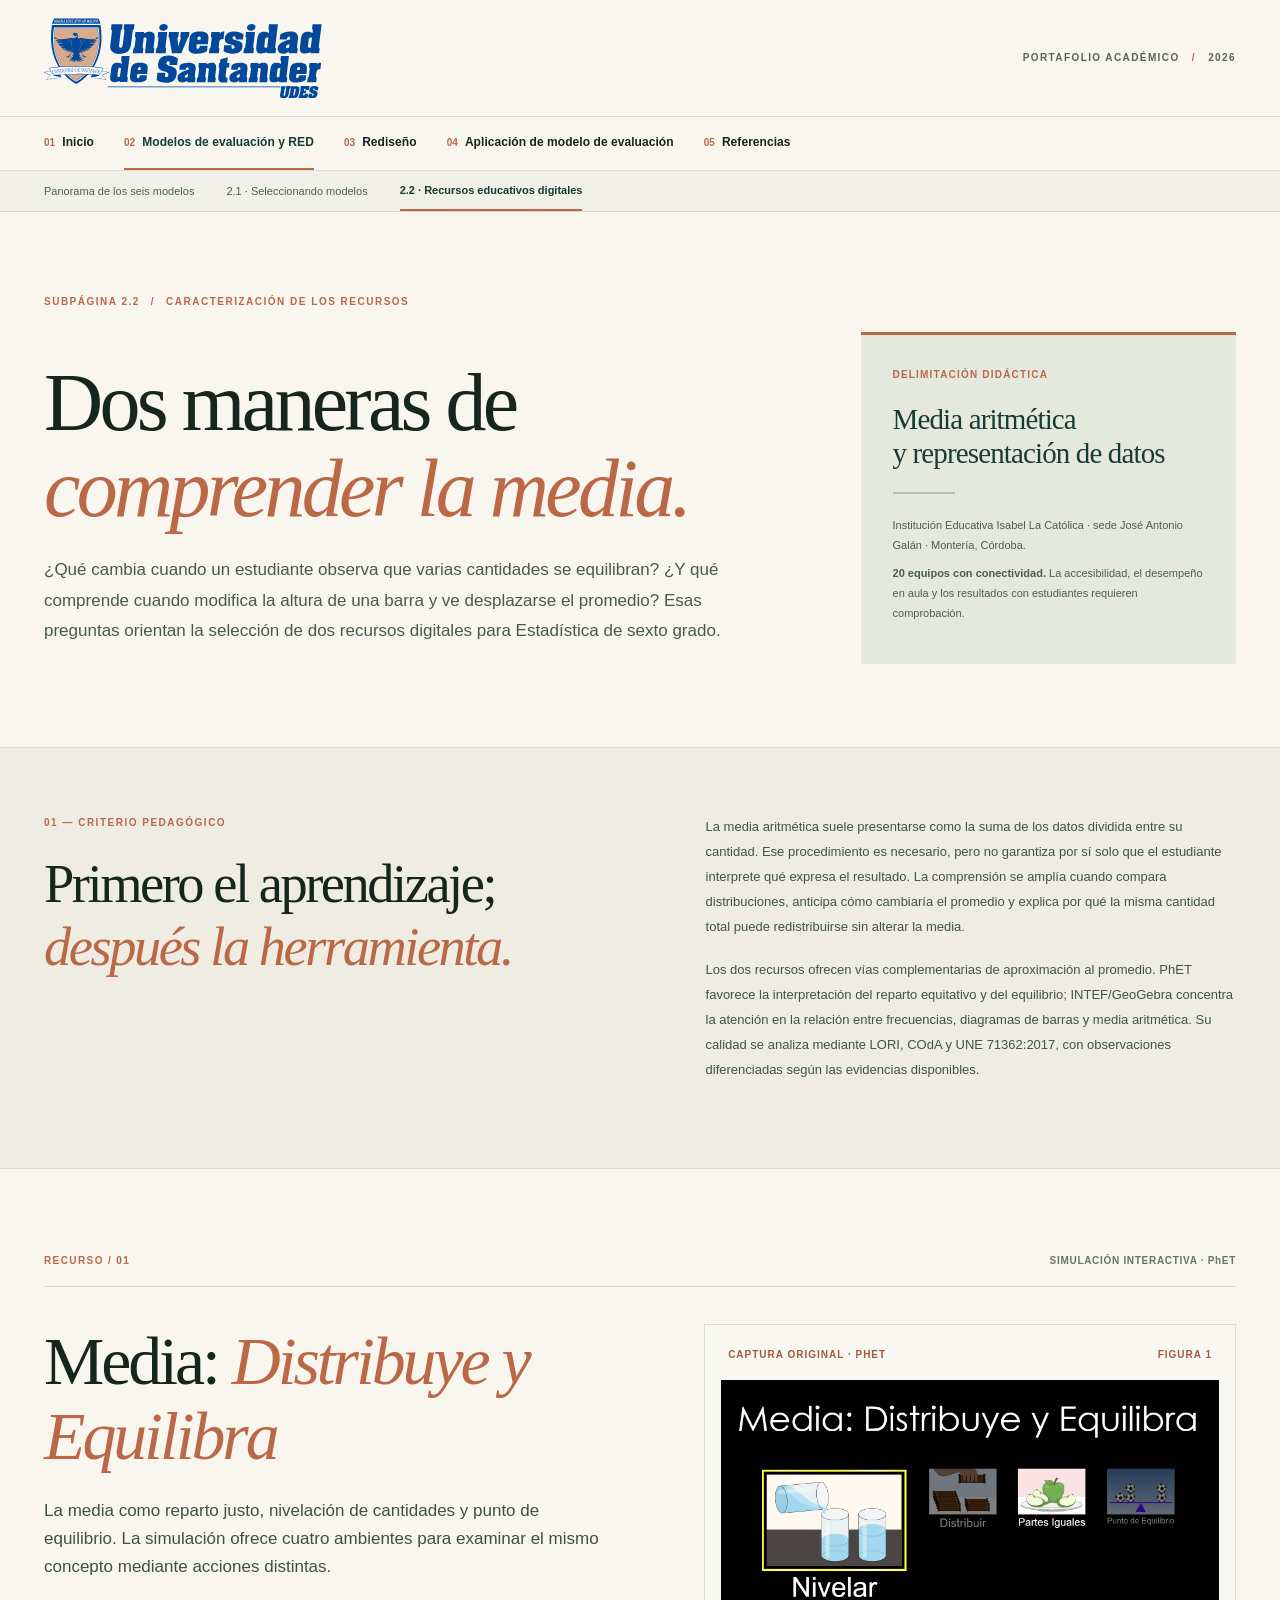
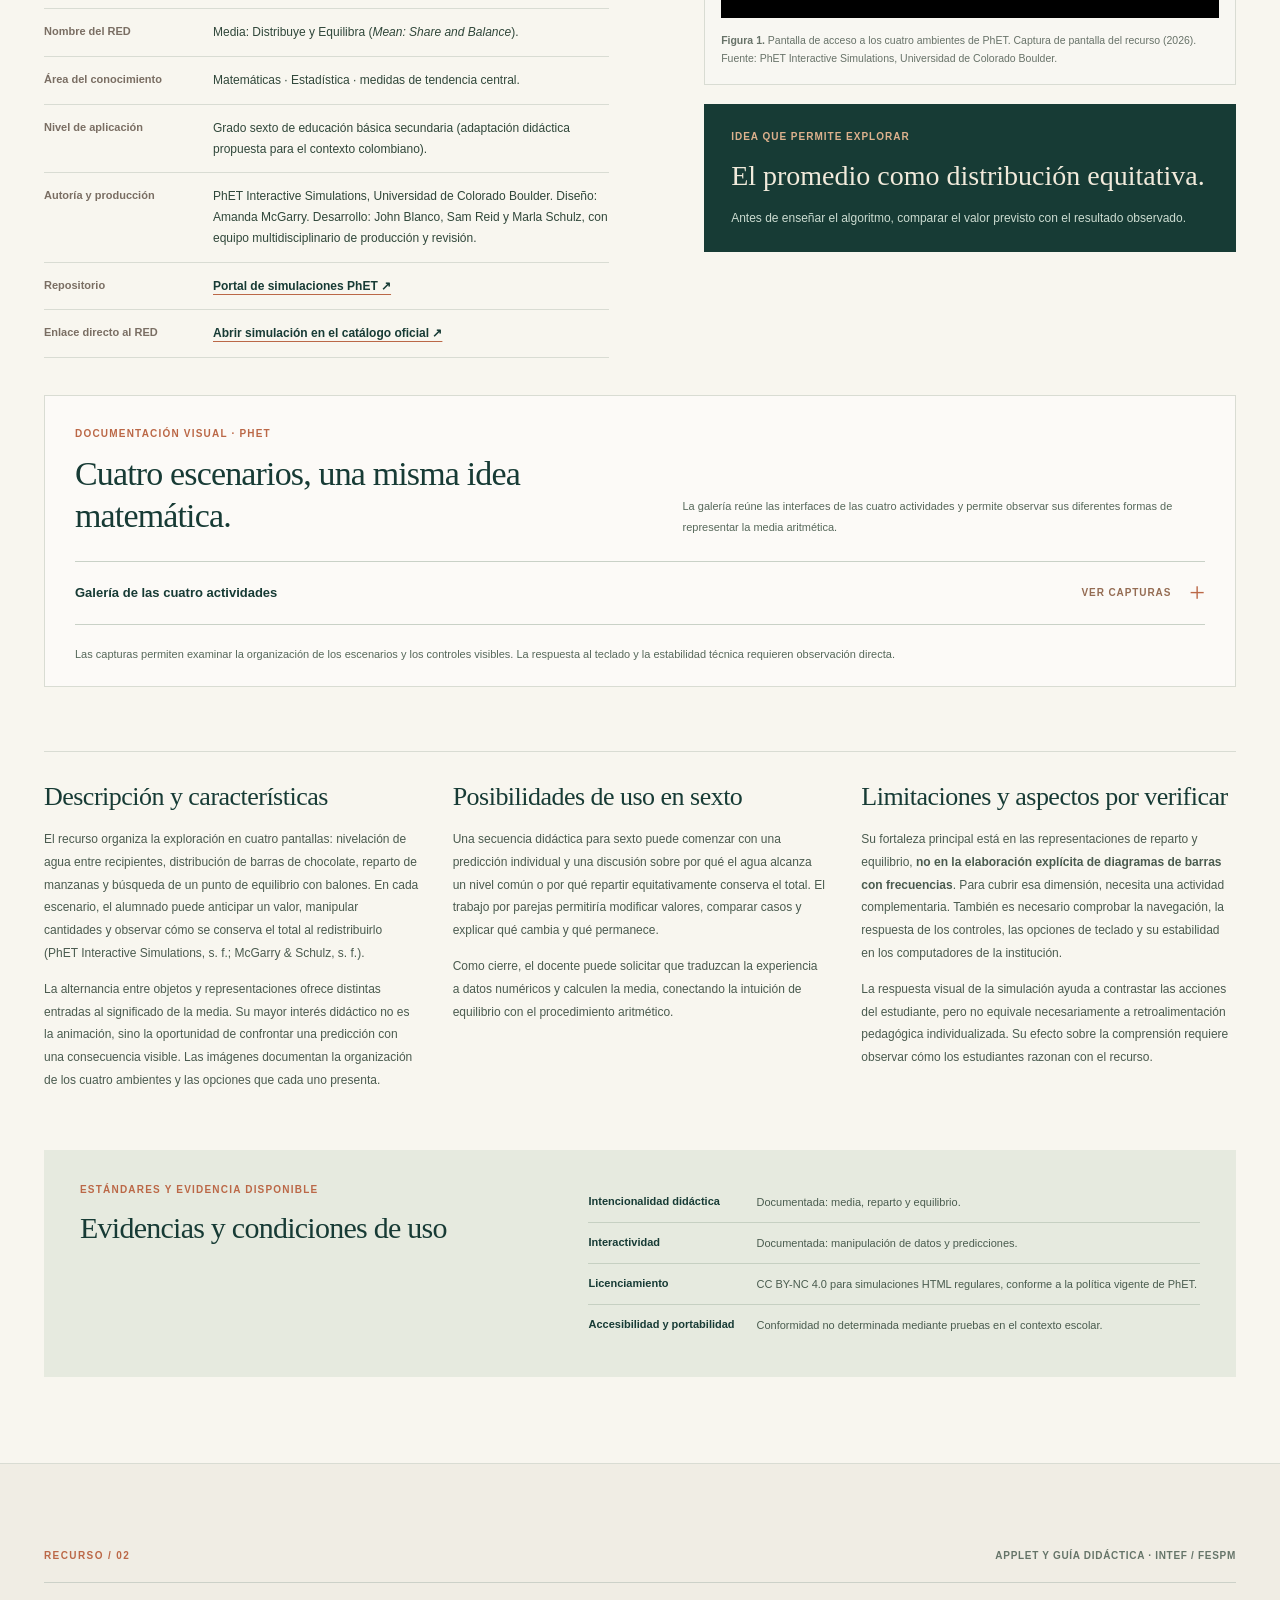
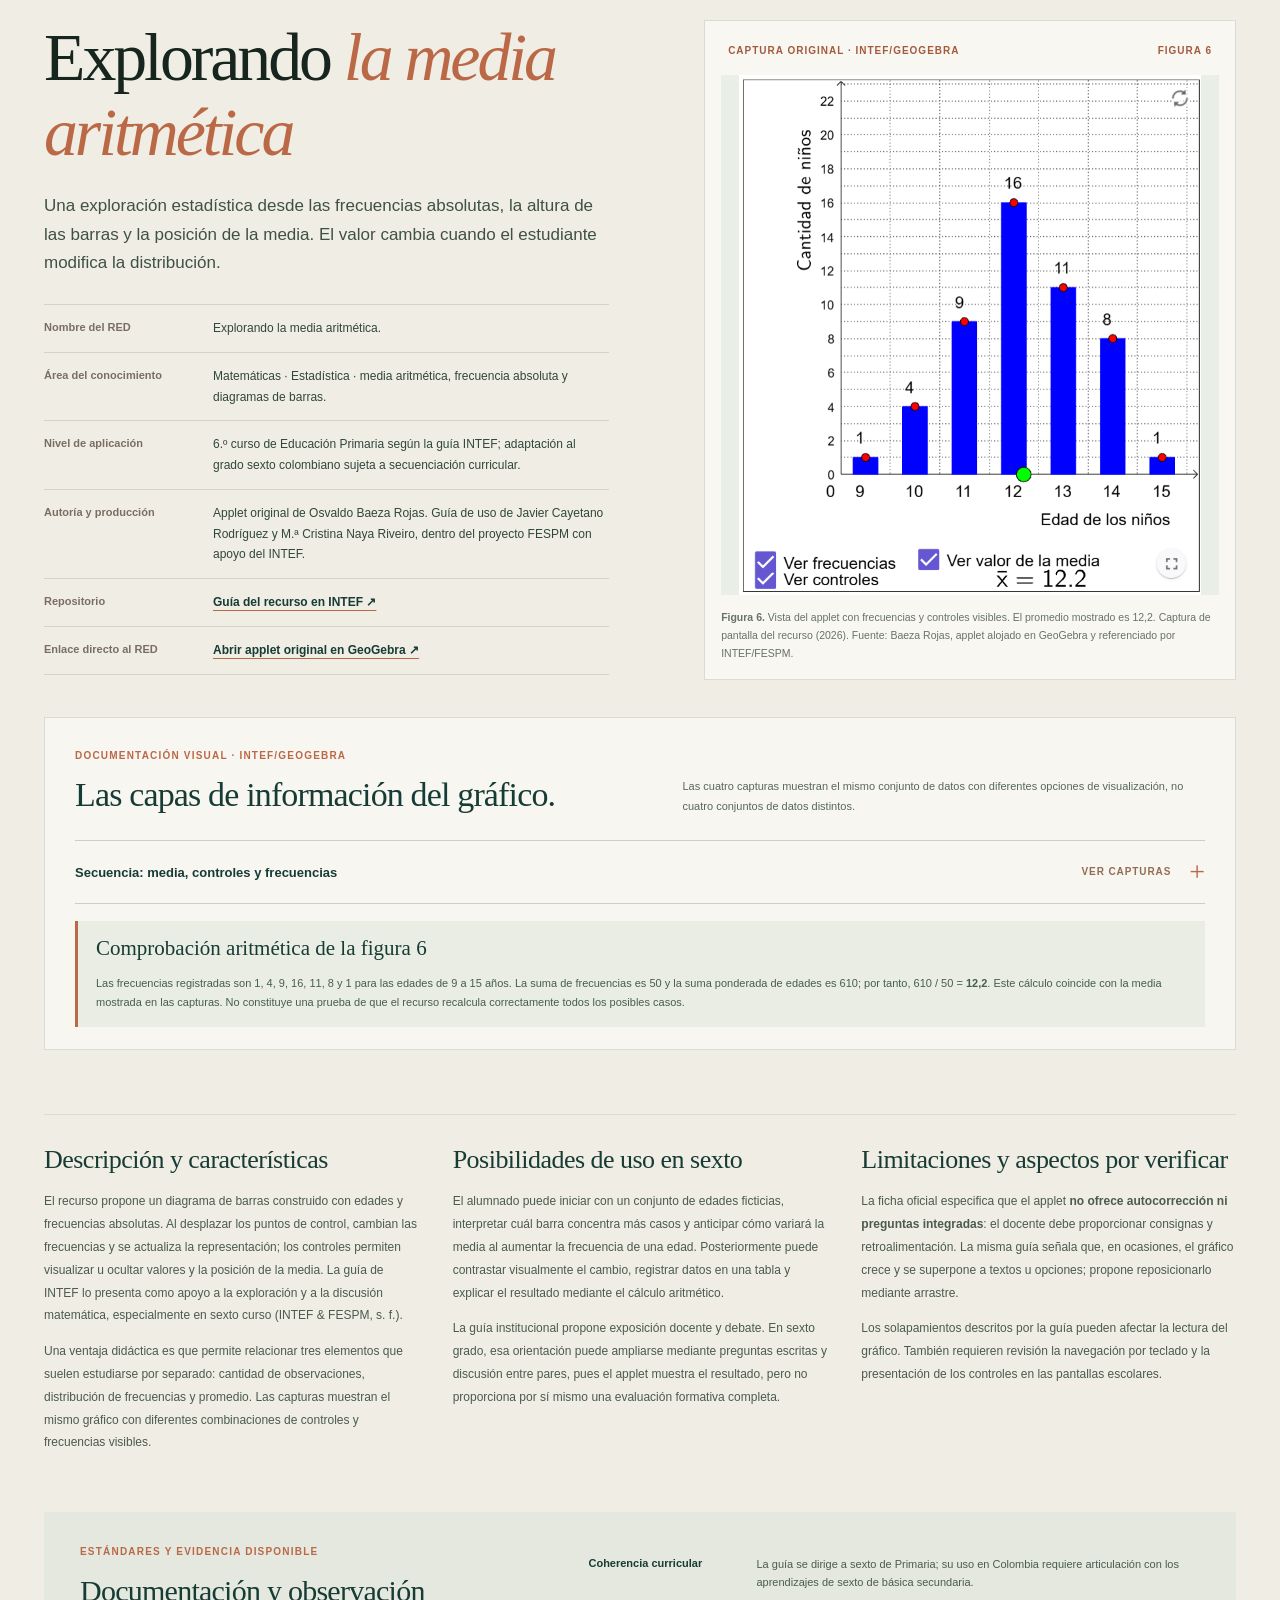
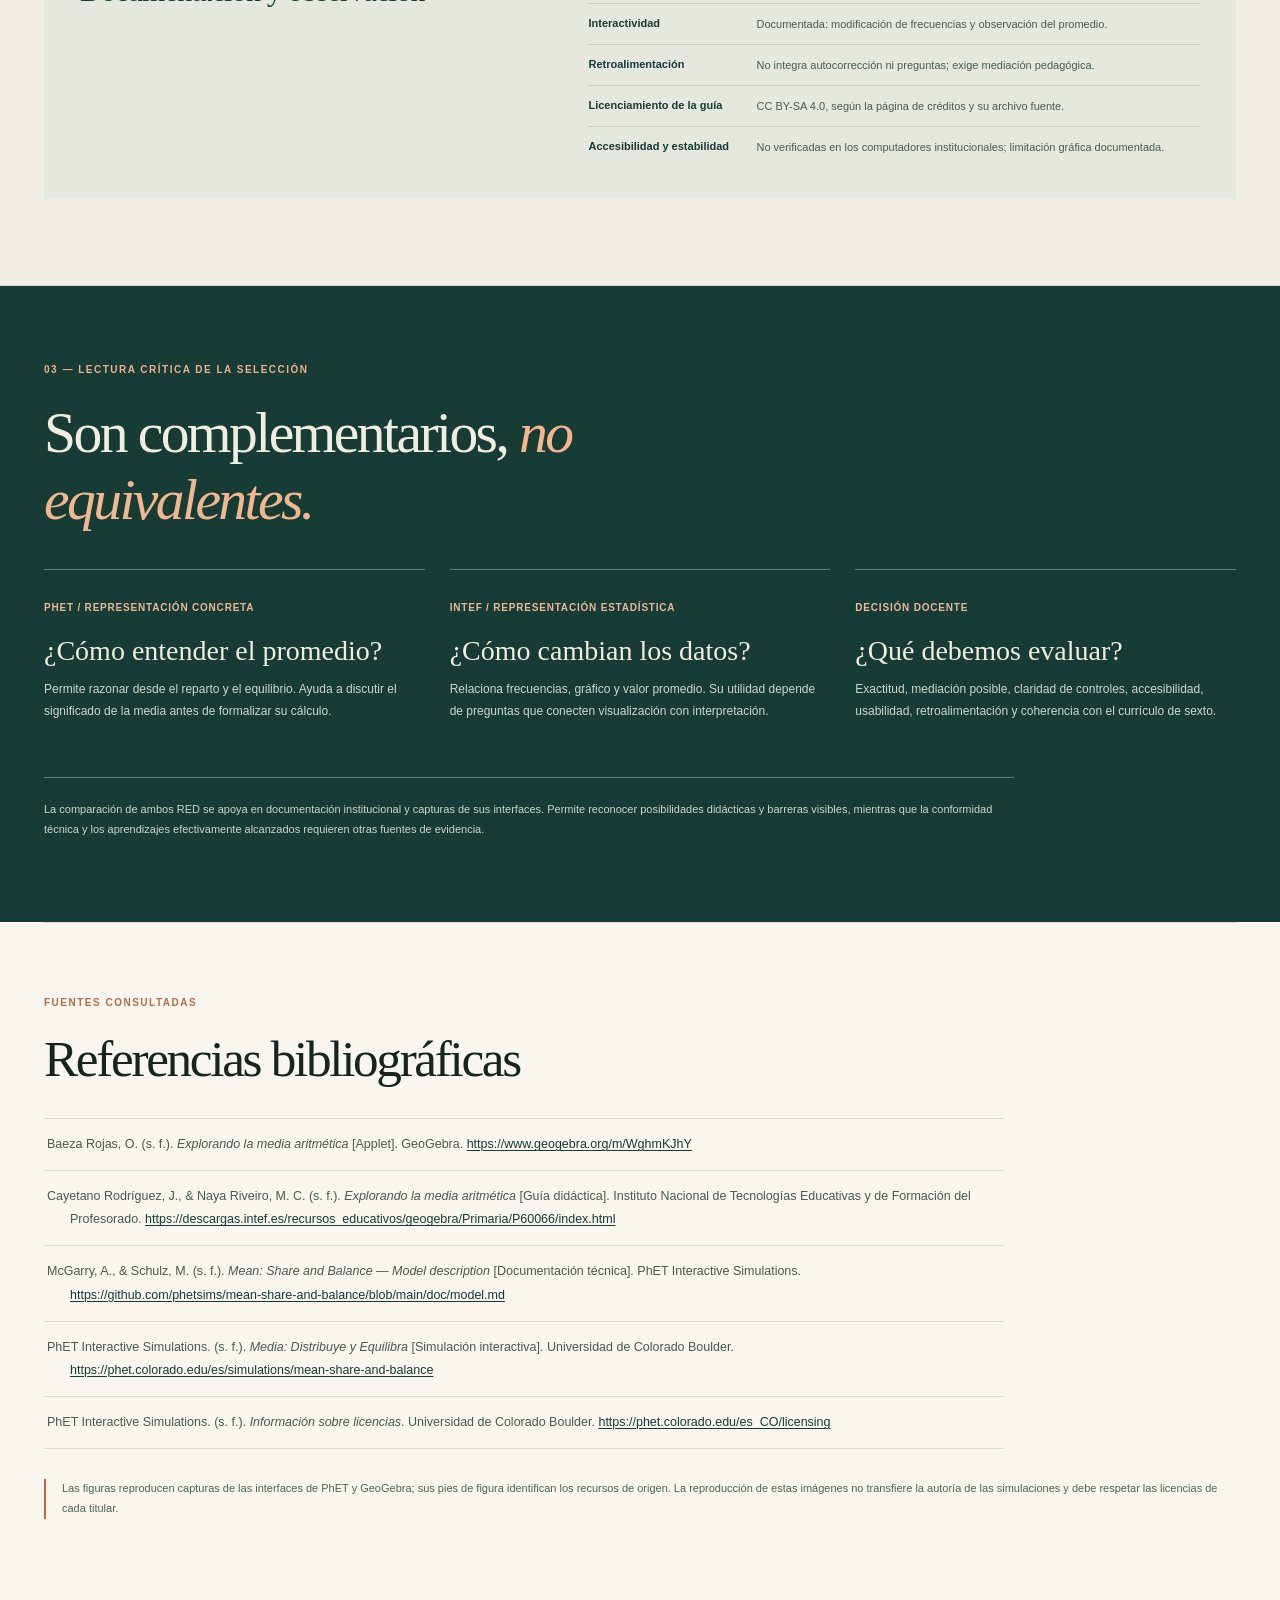
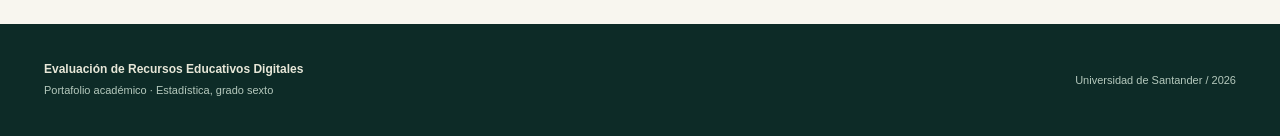
<file: recursos-educativos.html>
<!doctype html>
<html lang="es-CO"><head>
<meta charset="utf-8"><meta name="viewport" content="width=device-width, initial-scale=1">
<meta name="description" content="Caracterización crítica de dos RED para enseñar media aritmética y representación de datos en sexto: PhET e INTEF/GeoGebra.">
<meta name="author" content="John Fernando Vergara Arroyo"><meta name="theme-color" content="#173b35">
<title>Recursos educativos digitales | Portafolio UDES</title>
<link rel="stylesheet" href="assets/styles.css">
</head><body><a class="skip-link" href="#contenido">Ir al contenido principal</a>
<header class="site-header">
  <div class="header-inner frame">
    <a href="index.html" class="brand" aria-label="Ir a inicio"><img class="brand-logo" src="assets/udes-logo-principal.svg" width="279" height="80" alt="Logotipo oficial completo de la Universidad de Santander"></a>
    <span class="header-identifier">PORTAFOLIO ACADÉMICO <span aria-hidden="true">/</span> 2026</span>
  </div>
  <nav class="main-nav" aria-label="Navegación principal"><div class="frame nav-inner">
    <a href="index.html" class="nav-item"><span class="nav-count">01</span> Inicio</a>
    <a href="modelos.html" class="nav-item active"><span class="nav-count">02</span> Modelos de evaluación y RED</a>
    <a href="rediseno.html" class="nav-item"><span class="nav-count">03</span> Rediseño</a>
    <a href="aplicacion-modelo.html" class="nav-item"><span class="nav-count">04</span> Aplicación de modelo de evaluación</a>
    <a href="referencias.html" class="nav-item"><span class="nav-count">05</span> Referencias</a>
  </div></nav>
  <nav class="sub-nav" aria-label="Secciones de modelos de evaluación"><div class="frame sub-nav-inner">
    <a href="modelos.html">Panorama de los seis modelos</a>
    <a href="seleccionando-modelos.html">2.1 · Seleccionando modelos</a>
    <a href="recursos-educativos.html" aria-current="page">2.2 · Recursos educativos digitales</a>
  </div></nav>
</header>
<main id="contenido">
<section class="resources-hero frame" aria-labelledby="titulo-recursos">
  <div class="section-kicker">SUBPÁGINA 2.2 <span aria-hidden="true">/</span> CARACTERIZACIÓN DE LOS RECURSOS</div>
  <div class="resources-hero-grid">
    <div><h1 id="titulo-recursos">Dos maneras de <em>comprender la media.</em></h1><p class="resources-lead">¿Qué cambia cuando un estudiante observa que varias cantidades se equilibran? ¿Y qué comprende cuando modifica la altura de una barra y ve desplazarse el promedio? Esas preguntas orientan la selección de dos recursos digitales para Estadística de sexto grado.</p></div>
    <aside class="resources-hero-note"><span>DELIMITACIÓN DIDÁCTICA</span><strong>Media aritmética<br>y representación de datos</strong><div class="hero-note-rule"></div><p>Institución Educativa Isabel La Católica · sede José Antonio Galán · Montería, Córdoba.</p><p><b>20 equipos con conectividad.</b> La accesibilidad, el desempeño en aula y los resultados con estudiantes requieren comprobación.</p></aside>
  </div>
</section>
<section class="resources-intro-section" aria-labelledby="enfoque-recursos"><div class="frame resources-intro-grid">
  <div><div class="section-kicker">01 — CRITERIO PEDAGÓGICO</div><h2 id="enfoque-recursos">Primero el aprendizaje; <em>después la herramienta.</em></h2></div>
  <div class="resources-prose"><p>La media aritmética suele presentarse como la suma de los datos dividida entre su cantidad. Ese procedimiento es necesario, pero no garantiza por sí solo que el estudiante interprete qué expresa el resultado. La comprensión se amplía cuando compara distribuciones, anticipa cómo cambiaría el promedio y explica por qué la misma cantidad total puede redistribuirse sin alterar la media.</p><p>Los dos recursos ofrecen vías complementarias de aproximación al promedio. PhET favorece la interpretación del reparto equitativo y del equilibrio; INTEF/GeoGebra concentra la atención en la relación entre frecuencias, diagramas de barras y media aritmética. Su calidad se analiza mediante LORI, COdA y UNE 71362:2017, con observaciones diferenciadas según las evidencias disponibles.</p></div>
</div></section>
<section class="resource-profile frame" id="red-phet" aria-labelledby="phet-title">
  <div class="resource-topline"><span>RECURSO / 01</span><span>SIMULACIÓN INTERACTIVA · PhET</span></div>
  <div class="resource-profile-grid"><div class="resource-main">
    <h2 id="phet-title">Media: <em>Distribuye y Equilibra</em></h2>
    <p class="resource-standfirst">La media como reparto justo, nivelación de cantidades y punto de equilibrio. La simulación ofrece cuatro ambientes para examinar el mismo concepto mediante acciones distintas.</p>
    <dl class="resource-facts">
      <div><dt>Nombre del RED</dt><dd>Media: Distribuye y Equilibra (<em>Mean: Share and Balance</em>).</dd></div>
      <div><dt>Área del conocimiento</dt><dd>Matemáticas · Estadística · medidas de tendencia central.</dd></div>
      <div><dt>Nivel de aplicación</dt><dd>Grado sexto de educación básica secundaria (adaptación didáctica propuesta para el contexto colombiano).</dd></div>
      <div><dt>Autoría y producción</dt><dd>PhET Interactive Simulations, Universidad de Colorado Boulder. Diseño: Amanda McGarry. Desarrollo: John Blanco, Sam Reid y Marla Schulz, con equipo multidisciplinario de producción y revisión.</dd></div>
      <div><dt>Repositorio</dt><dd><a href="https://phet.colorado.edu/es/" target="_blank" rel="noopener noreferrer">Portal de simulaciones PhET ↗</a></dd></div>
      <div><dt>Enlace directo al RED</dt><dd><a href="https://phet.colorado.edu/es/simulations/mean-share-and-balance" target="_blank" rel="noopener noreferrer">Abrir simulación en el catálogo oficial ↗</a></dd></div>
    </dl>
  </div><div class="resource-art-column">
    <figure class="source-image-wrapper original-capture">
      <div class="source-image-head"><span>CAPTURA ORIGINAL · PHET</span><span>FIGURA 1</span></div>
      <a class="capture-link" href="assets/capturas/phet-menu.png" target="_blank" rel="noopener" aria-label="Ampliar captura del menú principal de PhET">
        <img class="capture-photo" src="assets/capturas/phet-menu.png" width="1706" height="818" alt="Menú de Media: Distribuye y Equilibra con las cuatro actividades: Nivelar, Distribuir, Partes Iguales y Punto de Equilibrio." loading="lazy">
      </a>
      <figcaption><b>Figura 1.</b> Pantalla de acceso a los cuatro ambientes de PhET. Captura de pantalla del recurso (2026). Fuente: PhET Interactive Simulations, Universidad de Colorado Boulder.</figcaption>
    </figure>
    <div class="resource-art-note"><span>IDEA QUE PERMITE EXPLORAR</span><strong>El promedio como distribución equitativa.</strong><p>Antes de enseñar el algoritmo, comparar el valor previsto con el resultado observado.</p></div>
  </div></div>
<section class="capture-section" aria-label="Evidencia visual de PhET">
  <div class="capture-heading"><div><span class="resource-small-kicker">DOCUMENTACIÓN VISUAL · PHET</span><h3>Cuatro escenarios, una misma idea matemática.</h3></div><p>La galería reúne las interfaces de las cuatro actividades y permite observar sus diferentes formas de representar la media aritmética.</p></div>
  <details class="capture-disclosure"><summary><span>Galería de las cuatro actividades</span><span class="capture-expand-label">VER CAPTURAS</span></summary>
<div class="capture-grid" aria-label="Registro visual original de PhET">
<figure class="capture-item"><a class="capture-link" href="assets/capturas/phet-nivelar.png" target="_blank" rel="noopener" aria-label="Ampliar captura: Nivelar"><img src="assets/capturas/phet-nivelar.png" width="1890" height="1221" alt="Captura del ambiente Nivelar, con dos recipientes con distintas alturas de agua y controles para anticipar el promedio." loading="lazy"></a><figcaption><strong>Figura 2. Nivelar.</strong> Captura del ambiente Nivelar, con dos recipientes con distintas alturas de agua y controles para anticipar el promedio. Fuente: PhET Interactive Simulations (captura de pantalla, 2026).</figcaption></figure>
<figure class="capture-item"><a class="capture-link" href="assets/capturas/phet-distribuir.png" target="_blank" rel="noopener" aria-label="Ampliar captura: Distribuir"><img src="assets/capturas/phet-distribuir.png" width="1828" height="1231" alt="Captura del reparto de barras de chocolate entre dos personas; se muestran cantidades iniciales distintas." loading="lazy"></a><figcaption><strong>Figura 3. Distribuir.</strong> Captura del reparto de barras de chocolate entre dos personas; se muestran cantidades iniciales distintas. Fuente: PhET Interactive Simulations (captura de pantalla, 2026).</figcaption></figure>
<figure class="capture-item"><a class="capture-link" href="assets/capturas/phet-partes-iguales.png" target="_blank" rel="noopener" aria-label="Ampliar captura: Partes iguales"><img src="assets/capturas/phet-partes-iguales.png" width="1845" height="1222" alt="Captura del reparto de tres manzanas entre dos personas y controles de sincronización, recolección y compartir." loading="lazy"></a><figcaption><strong>Figura 4. Partes iguales.</strong> Captura del reparto de tres manzanas entre dos personas y controles de sincronización, recolección y compartir. Fuente: PhET Interactive Simulations (captura de pantalla, 2026).</figcaption></figure>
<figure class="capture-item"><a class="capture-link" href="assets/capturas/phet-punto-equilibrio.png" target="_blank" rel="noopener" aria-label="Ampliar captura: Punto de equilibrio"><img src="assets/capturas/phet-punto-equilibrio.png" width="1816" height="1226" alt="Captura del panel de lanzamientos y su escala numérica; muestra el estado inicial sin lanzamientos, no el resultado final." loading="lazy"></a><figcaption><strong>Figura 5. Punto de equilibrio.</strong> Captura del panel de lanzamientos y su escala numérica; muestra el estado inicial sin lanzamientos, no el resultado final. Fuente: PhET Interactive Simulations (captura de pantalla, 2026).</figcaption></figure>
</div></details>
  <p class="capture-method-note">Las capturas permiten examinar la organización de los escenarios y los controles visibles. La respuesta al teclado y la estabilidad técnica requieren observación directa.</p>
</section>
  <div class="resource-analysis-grid"><article><h3>Descripción y características</h3><p>El recurso organiza la exploración en cuatro pantallas: nivelación de agua entre recipientes, distribución de barras de chocolate, reparto de manzanas y búsqueda de un punto de equilibrio con balones. En cada escenario, el alumnado puede anticipar un valor, manipular cantidades y observar cómo se conserva el total al redistribuirlo (PhET Interactive Simulations, s. f.; McGarry &amp; Schulz, s. f.).</p><p>La alternancia entre objetos y representaciones ofrece distintas entradas al significado de la media. Su mayor interés didáctico no es la animación, sino la oportunidad de confrontar una predicción con una consecuencia visible. Las imágenes documentan la organización de los cuatro ambientes y las opciones que cada uno presenta.</p></article>
  <article><h3>Posibilidades de uso en sexto</h3><p>Una secuencia didáctica para sexto puede comenzar con una predicción individual y una discusión sobre por qué el agua alcanza un nivel común o por qué repartir equitativamente conserva el total. El trabajo por parejas permitiría modificar valores, comparar casos y explicar qué cambia y qué permanece.</p><p>Como cierre, el docente puede solicitar que traduzcan la experiencia a datos numéricos y calculen la media, conectando la intuición de equilibrio con el procedimiento aritmético.</p></article>
  <article><h3>Limitaciones y aspectos por verificar</h3><p>Su fortaleza principal está en las representaciones de reparto y equilibrio, <strong>no en la elaboración explícita de diagramas de barras con frecuencias</strong>. Para cubrir esa dimensión, necesita una actividad complementaria. También es necesario comprobar la navegación, la respuesta de los controles, las opciones de teclado y su estabilidad en los computadores de la institución.</p><p>La respuesta visual de la simulación ayuda a contrastar las acciones del estudiante, pero no equivale necesariamente a retroalimentación pedagógica individualizada. Su efecto sobre la comprensión requiere observar cómo los estudiantes razonan con el recurso.</p></article></div>
  <div class="resource-standards"><div><span class="resource-small-kicker">ESTÁNDARES Y EVIDENCIA DISPONIBLE</span><h3>Evidencias y condiciones de uso</h3></div><div>
    <div class="standards-row"><b>Intencionalidad didáctica</b><span>Documentada: media, reparto y equilibrio.</span></div>
    <div class="standards-row"><b>Interactividad</b><span>Documentada: manipulación de datos y predicciones.</span></div>
    <div class="standards-row"><b>Licenciamiento</b><span>CC BY-NC 4.0 para simulaciones HTML regulares, conforme a la política vigente de PhET.</span></div>
    <div class="standards-row"><b>Accesibilidad y portabilidad</b><span>Conformidad no determinada mediante pruebas en el contexto escolar.</span></div>
  </div></div>
</section>
<section class="resource-profile resource-profile-geo" id="red-intef" aria-labelledby="intef-title"><div class="frame">
  <div class="resource-topline"><span>RECURSO / 02</span><span>APPLET Y GUÍA DIDÁCTICA · INTEF / FESPM</span></div>
  <div class="resource-profile-grid"><div class="resource-main">
    <h2 id="intef-title">Explorando <em>la media aritmética</em></h2>
    <p class="resource-standfirst">Una exploración estadística desde las frecuencias absolutas, la altura de las barras y la posición de la media. El valor cambia cuando el estudiante modifica la distribución.</p>
    <dl class="resource-facts">
      <div><dt>Nombre del RED</dt><dd>Explorando la media aritmética.</dd></div>
      <div><dt>Área del conocimiento</dt><dd>Matemáticas · Estadística · media aritmética, frecuencia absoluta y diagramas de barras.</dd></div>
      <div><dt>Nivel de aplicación</dt><dd>6.º curso de Educación Primaria según la guía INTEF; adaptación al grado sexto colombiano sujeta a secuenciación curricular.</dd></div>
      <div><dt>Autoría y producción</dt><dd>Applet original de Osvaldo Baeza Rojas. Guía de uso de Javier Cayetano Rodríguez y M.ª Cristina Naya Riveiro, dentro del proyecto FESPM con apoyo del INTEF.</dd></div>
      <div><dt>Repositorio</dt><dd><a href="https://descargas.intef.es/recursos_educativos/geogebra/Primaria/P60066/index.html" target="_blank" rel="noopener noreferrer">Guía del recurso en INTEF ↗</a></dd></div>
      <div><dt>Enlace directo al RED</dt><dd><a href="https://www.geogebra.org/m/WghmKJhY" target="_blank" rel="noopener noreferrer">Abrir applet original en GeoGebra ↗</a></dd></div>
    </dl>
  </div><div class="resource-art-column"><figure class="source-image-wrapper original-capture intef-main-figure">
      <div class="source-image-head"><span>CAPTURA ORIGINAL · INTEF/GEOGEBRA</span><span>FIGURA 6</span></div>
      <a class="capture-link" href="assets/capturas/intef-vista-completa.png" target="_blank" rel="noopener" aria-label="Ampliar captura de GeoGebra con frecuencias, controles y media">
        <img class="capture-photo" src="assets/capturas/intef-vista-completa.png" width="708" height="797" alt="Diagrama de barras del applet GeoGebra: edades de 9 a 15 años, frecuencias 1, 4, 9, 16, 11, 8 y 1, controles activados y media 12,2." loading="lazy">
      </a>
      <figcaption><b>Figura 6.</b> Vista del applet con frecuencias y controles visibles. El promedio mostrado es 12,2. Captura de pantalla del recurso (2026). Fuente: Baeza Rojas, applet alojado en GeoGebra y referenciado por INTEF/FESPM.</figcaption>
    </figure></div></div>
<section class="capture-section" aria-label="Evidencia visual de INTEF/GeoGebra">
  <div class="capture-heading"><div><span class="resource-small-kicker">DOCUMENTACIÓN VISUAL · INTEF/GEOGEBRA</span><h3>Las capas de información del gráfico.</h3></div><p>Las cuatro capturas muestran el mismo conjunto de datos con diferentes opciones de visualización, no cuatro conjuntos de datos distintos.</p></div>
  <details class="capture-disclosure"><summary><span>Secuencia: media, controles y frecuencias</span><span class="capture-expand-label">VER CAPTURAS</span></summary>
<div class="capture-grid" aria-label="Registro visual original de INTEF/GeoGebra">
<figure class="capture-item"><a class="capture-link" href="assets/capturas/intef-media.png" target="_blank" rel="noopener" aria-label="Ampliar captura: Media visible"><img src="assets/capturas/intef-media.png" width="707" height="788" alt="Diagrama inicial con barras azules y valor de la media 12,2; no están marcadas las opciones de frecuencias ni de controles." loading="lazy"></a><figcaption><strong>Figura 7. Media visible.</strong> Diagrama inicial con barras azules y valor de la media 12,2; no están marcadas las opciones de frecuencias ni de controles. Fuente: applet de Baeza Rojas en GeoGebra (captura de pantalla, 2026).</figcaption></figure>
<figure class="capture-item"><a class="capture-link" href="assets/capturas/intef-controles.png" target="_blank" rel="noopener" aria-label="Ampliar captura: Controles visibles"><img src="assets/capturas/intef-controles.png" width="707" height="793" alt="Se observan los puntos rojos que permiten modificar la altura de las barras, junto con el promedio 12,2." loading="lazy"></a><figcaption><strong>Figura 8. Controles visibles.</strong> Se observan los puntos rojos que permiten modificar la altura de las barras, junto con el promedio 12,2. Fuente: applet de Baeza Rojas en GeoGebra (captura de pantalla, 2026).</figcaption></figure>
<figure class="capture-item"><a class="capture-link" href="assets/capturas/intef-frecuencias.png" target="_blank" rel="noopener" aria-label="Ampliar captura: Frecuencias visibles"><img src="assets/capturas/intef-frecuencias.png" width="706" height="792" alt="Se muestran los números de frecuencias sobre las barras (1, 4, 9, 16, 11, 8, 1) y el promedio 12,2." loading="lazy"></a><figcaption><strong>Figura 9. Frecuencias visibles.</strong> Se muestran los números de frecuencias sobre las barras (1, 4, 9, 16, 11, 8, 1) y el promedio 12,2. Fuente: applet de Baeza Rojas en GeoGebra (captura de pantalla, 2026).</figcaption></figure>
</div></details>
  <div class="capture-verification"><strong>Comprobación aritmética de la figura 6</strong><p>Las frecuencias registradas son 1, 4, 9, 16, 11, 8 y 1 para las edades de 9 a 15 años. La suma de frecuencias es 50 y la suma ponderada de edades es 610; por tanto, 610 / 50 = <b>12,2</b>. Este cálculo coincide con la media mostrada en las capturas. No constituye una prueba de que el recurso recalcula correctamente todos los posibles casos.</p></div>
</section>
  <div class="resource-analysis-grid"><article><h3>Descripción y características</h3><p>El recurso propone un diagrama de barras construido con edades y frecuencias absolutas. Al desplazar los puntos de control, cambian las frecuencias y se actualiza la representación; los controles permiten visualizar u ocultar valores y la posición de la media. La guía de INTEF lo presenta como apoyo a la exploración y a la discusión matemática, especialmente en sexto curso (INTEF &amp; FESPM, s. f.).</p><p>Una ventaja didáctica es que permite relacionar tres elementos que suelen estudiarse por separado: cantidad de observaciones, distribución de frecuencias y promedio. Las capturas muestran el mismo gráfico con diferentes combinaciones de controles y frecuencias visibles.</p></article>
  <article><h3>Posibilidades de uso en sexto</h3><p>El alumnado puede iniciar con un conjunto de edades ficticias, interpretar cuál barra concentra más casos y anticipar cómo variará la media al aumentar la frecuencia de una edad. Posteriormente puede contrastar visualmente el cambio, registrar datos en una tabla y explicar el resultado mediante el cálculo aritmético.</p><p>La guía institucional propone exposición docente y debate. En sexto grado, esa orientación puede ampliarse mediante preguntas escritas y discusión entre pares, pues el applet muestra el resultado, pero no proporciona por sí mismo una evaluación formativa completa.</p></article>
  <article><h3>Limitaciones y aspectos por verificar</h3><p>La ficha oficial especifica que el applet <strong>no ofrece autocorrección ni preguntas integradas</strong>: el docente debe proporcionar consignas y retroalimentación. La misma guía señala que, en ocasiones, el gráfico crece y se superpone a textos u opciones; propone reposicionarlo mediante arrastre.</p><p>Los solapamientos descritos por la guía pueden afectar la lectura del gráfico. También requieren revisión la navegación por teclado y la presentación de los controles en las pantallas escolares.</p></article></div>
  <div class="resource-standards"><div><span class="resource-small-kicker">ESTÁNDARES Y EVIDENCIA DISPONIBLE</span><h3>Documentación y observación</h3></div><div>
    <div class="standards-row"><b>Coherencia curricular</b><span>La guía se dirige a sexto de Primaria; su uso en Colombia requiere articulación con los aprendizajes de sexto de básica secundaria.</span></div>
    <div class="standards-row"><b>Interactividad</b><span>Documentada: modificación de frecuencias y observación del promedio.</span></div>
    <div class="standards-row"><b>Retroalimentación</b><span>No integra autocorrección ni preguntas; exige mediación pedagógica.</span></div>
    <div class="standards-row"><b>Licenciamiento de la guía</b><span>CC BY-SA 4.0, según la página de créditos y su archivo fuente.</span></div>
    <div class="standards-row"><b>Accesibilidad y estabilidad</b><span>No verificadas en los computadores institucionales; limitación gráfica documentada.</span></div>
  </div></div>
</div></section>
<section class="resource-compare" aria-labelledby="comparacion-recursos"><div class="frame">
  <div class="section-kicker">03 — LECTURA CRÍTICA DE LA SELECCIÓN</div><h2 id="comparacion-recursos">Son complementarios, <em>no equivalentes.</em></h2>
  <div class="resource-compare-grid"><article><span>PHET / REPRESENTACIÓN CONCRETA</span><h3>¿Cómo entender el promedio?</h3><p>Permite razonar desde el reparto y el equilibrio. Ayuda a discutir el significado de la media antes de formalizar su cálculo.</p></article><article><span>INTEF / REPRESENTACIÓN ESTADÍSTICA</span><h3>¿Cómo cambian los datos?</h3><p>Relaciona frecuencias, gráfico y valor promedio. Su utilidad depende de preguntas que conecten visualización con interpretación.</p></article><article><span>DECISIÓN DOCENTE</span><h3>¿Qué debemos evaluar?</h3><p>Exactitud, mediación posible, claridad de controles, accesibilidad, usabilidad, retroalimentación y coherencia con el currículo de sexto.</p></article></div>
  <p class="compare-warning">La comparación de ambos RED se apoya en documentación institucional y capturas de sus interfaces. Permite reconocer posibilidades didácticas y barreras visibles, mientras que la conformidad técnica y los aprendizajes efectivamente alcanzados requieren otras fuentes de evidencia.</p>
</div></section>
<section class="portfolio-sources resources-sources frame" aria-labelledby="fuentes-recursos">
  <div class="section-kicker">FUENTES CONSULTADAS</div><h2 id="fuentes-recursos">Referencias bibliográficas</h2>
  <ol class="apa-references">
    <li>Baeza Rojas, O. (s. f.). <em>Explorando la media aritmética</em> [Applet]. GeoGebra. <a href="https://www.geogebra.org/m/WghmKJhY" target="_blank" rel="noopener noreferrer">https://www.geogebra.org/m/WghmKJhY</a></li>
    <li>Cayetano Rodríguez, J., &amp; Naya Riveiro, M. C. (s. f.). <em>Explorando la media aritmética</em> [Guía didáctica]. Instituto Nacional de Tecnologías Educativas y de Formación del Profesorado. <a href="https://descargas.intef.es/recursos_educativos/geogebra/Primaria/P60066/index.html" target="_blank" rel="noopener noreferrer">https://descargas.intef.es/recursos_educativos/geogebra/Primaria/P60066/index.html</a></li>
    <li>McGarry, A., &amp; Schulz, M. (s. f.). <em>Mean: Share and Balance — Model description</em> [Documentación técnica]. PhET Interactive Simulations. <a href="https://github.com/phetsims/mean-share-and-balance/blob/main/doc/model.md" target="_blank" rel="noopener noreferrer">https://github.com/phetsims/mean-share-and-balance/blob/main/doc/model.md</a></li>
    <li>PhET Interactive Simulations. (s. f.). <em>Media: Distribuye y Equilibra</em> [Simulación interactiva]. Universidad de Colorado Boulder. <a href="https://phet.colorado.edu/es/simulations/mean-share-and-balance" target="_blank" rel="noopener noreferrer">https://phet.colorado.edu/es/simulations/mean-share-and-balance</a></li>
    <li>PhET Interactive Simulations. (s. f.). <em>Información sobre licencias</em>. Universidad de Colorado Boulder. <a href="https://phet.colorado.edu/es_CO/licensing" target="_blank" rel="noopener noreferrer">https://phet.colorado.edu/es_CO/licensing</a></li>
  </ol>
  <p class="source-integrity">Las figuras reproducen capturas de las interfaces de PhET y GeoGebra; sus pies de figura identifican los recursos de origen. La reproducción de estas imágenes no transfiere la autoría de las simulaciones y debe respetar las licencias de cada titular.</p>
</section>
</main><footer class="site-footer"><div class="frame footer-inner"><div><strong>Evaluación de Recursos Educativos Digitales</strong><span>Portafolio académico · Estadística, grado sexto</span></div><span>Universidad de Santander / 2026</span></div></footer>
</body></html>
</file>
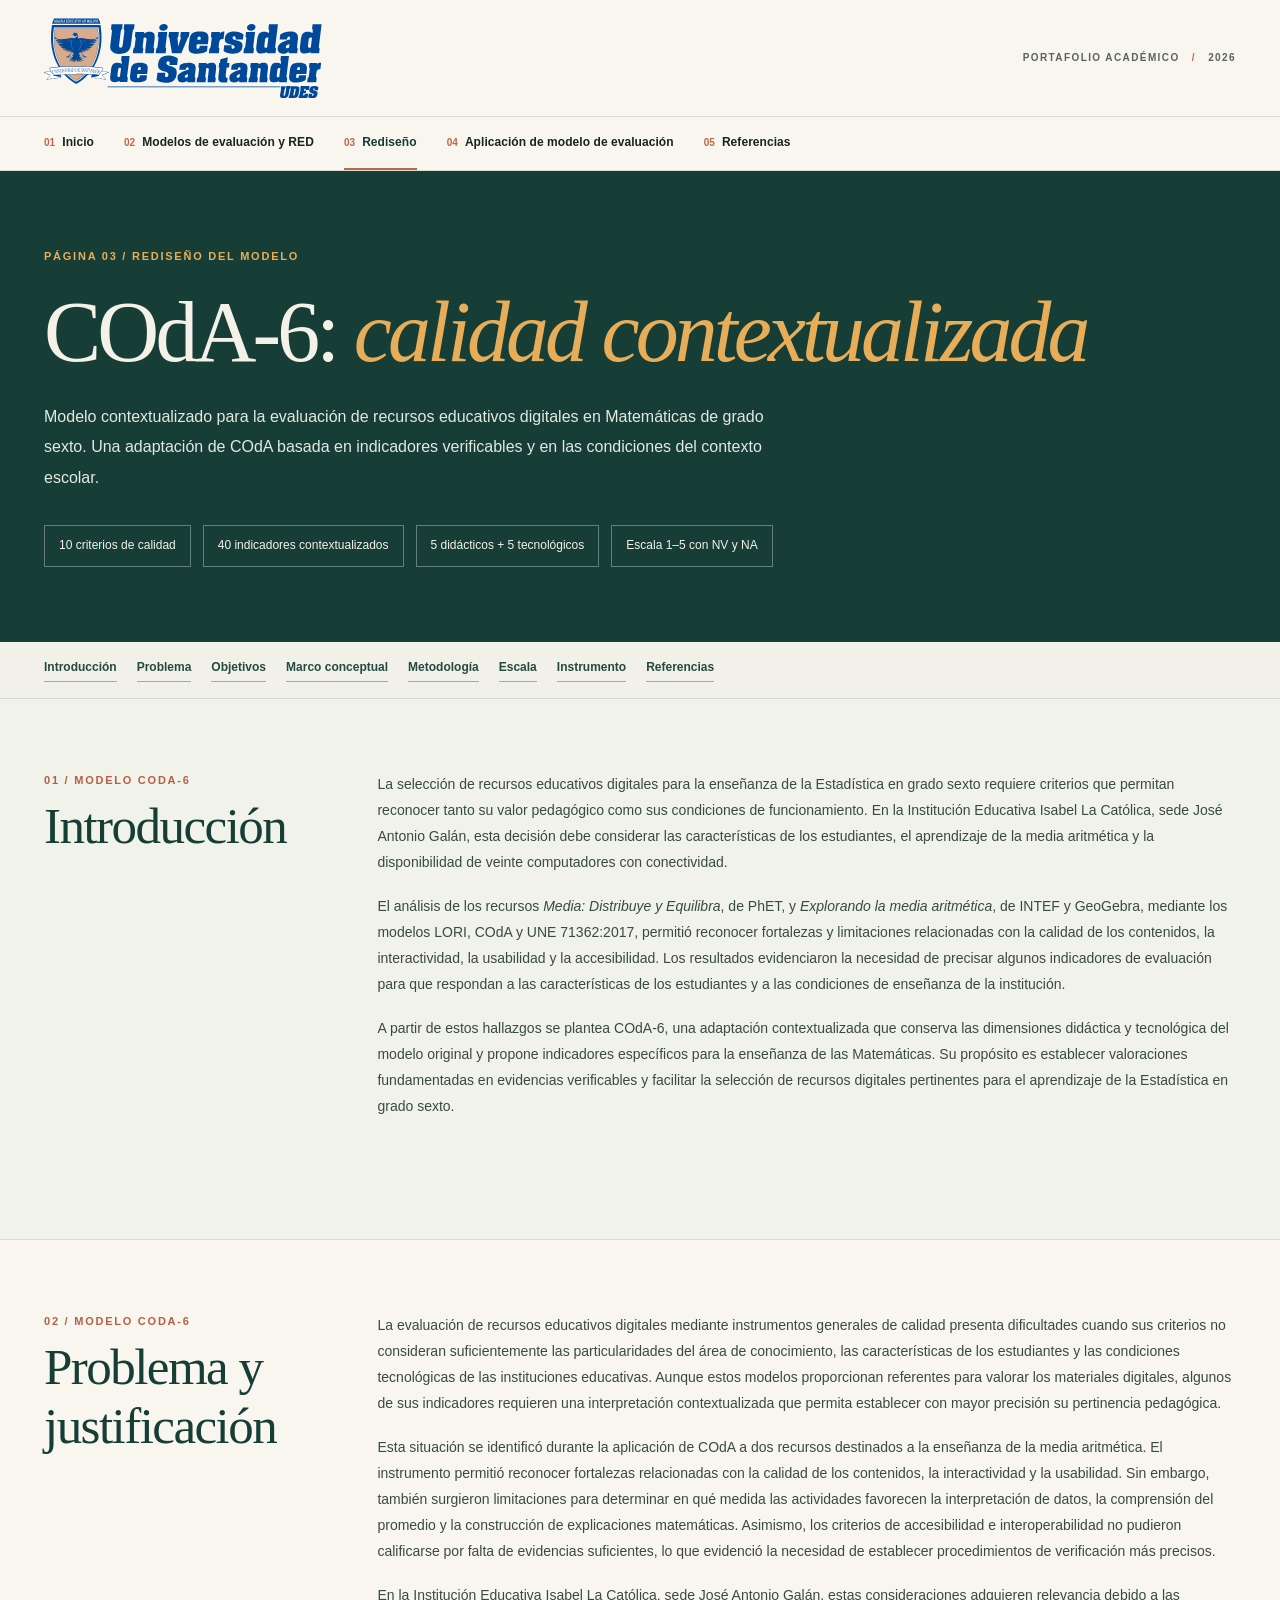
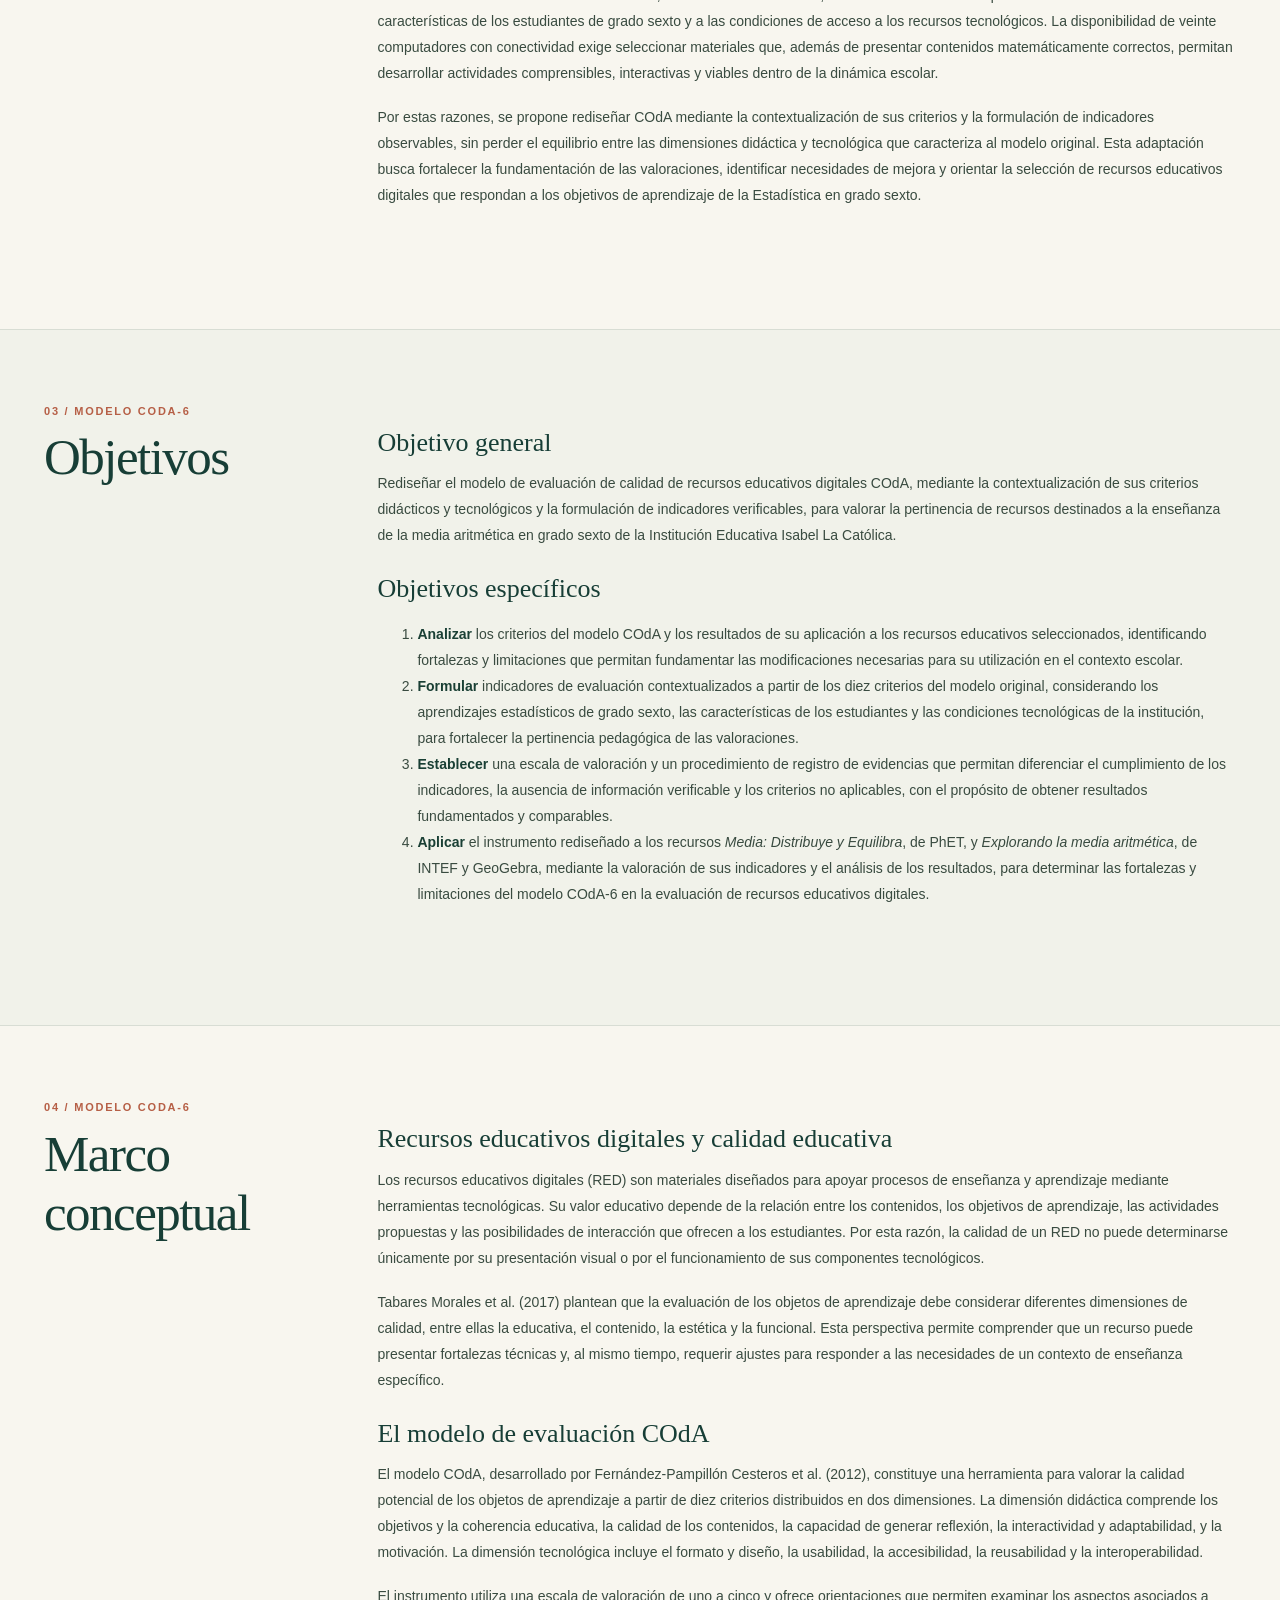
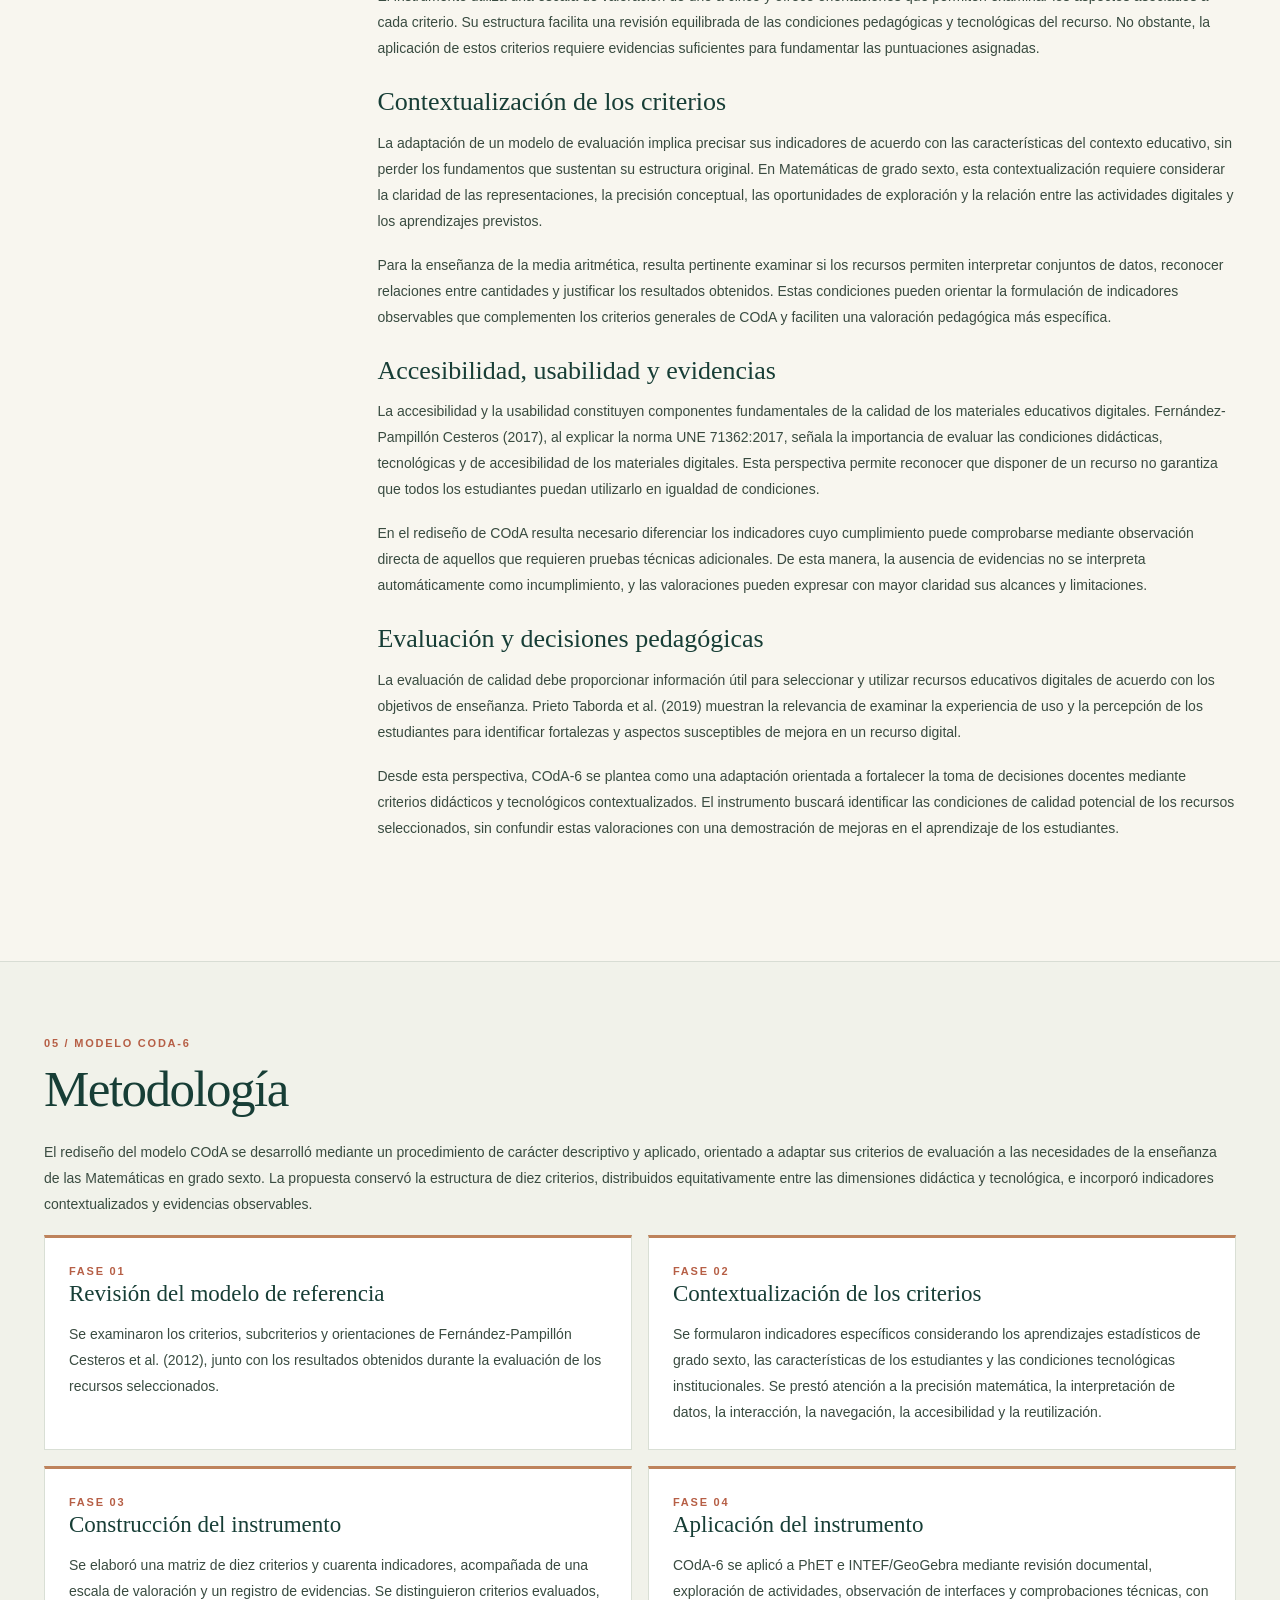
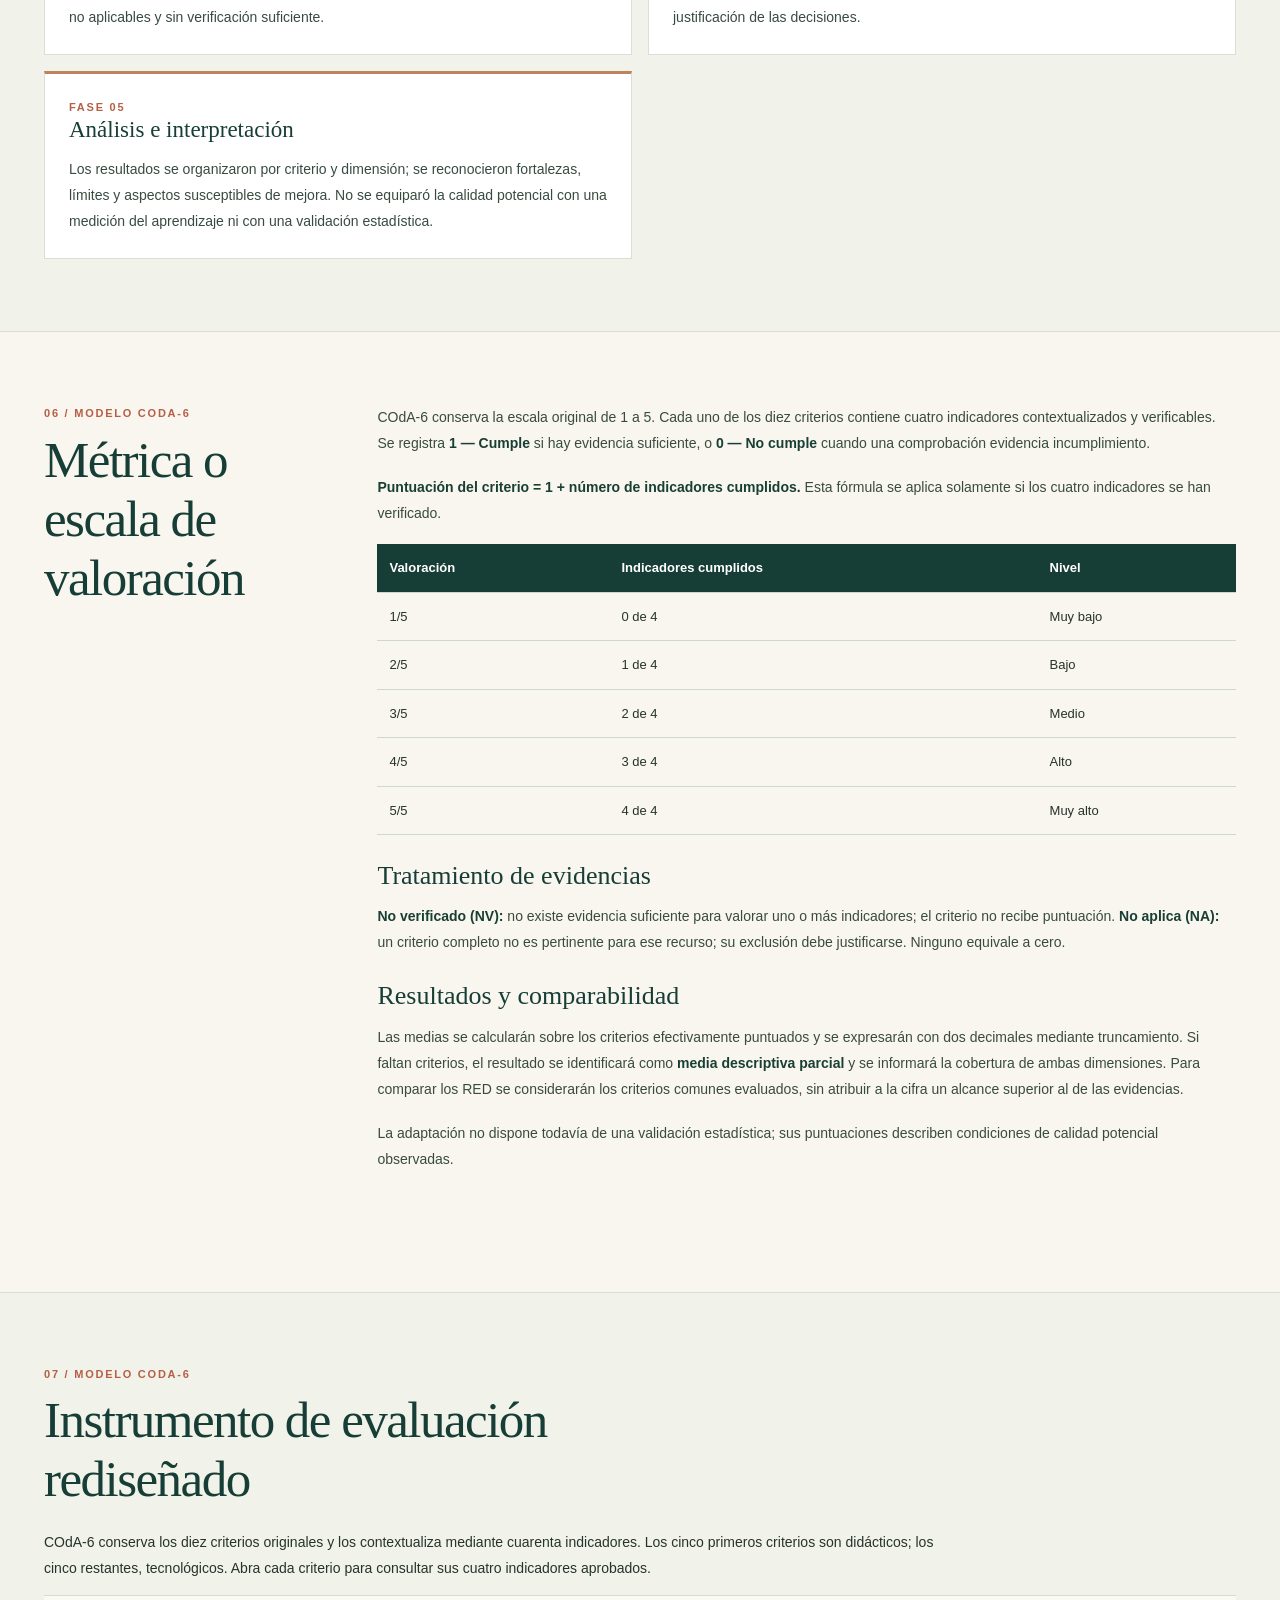
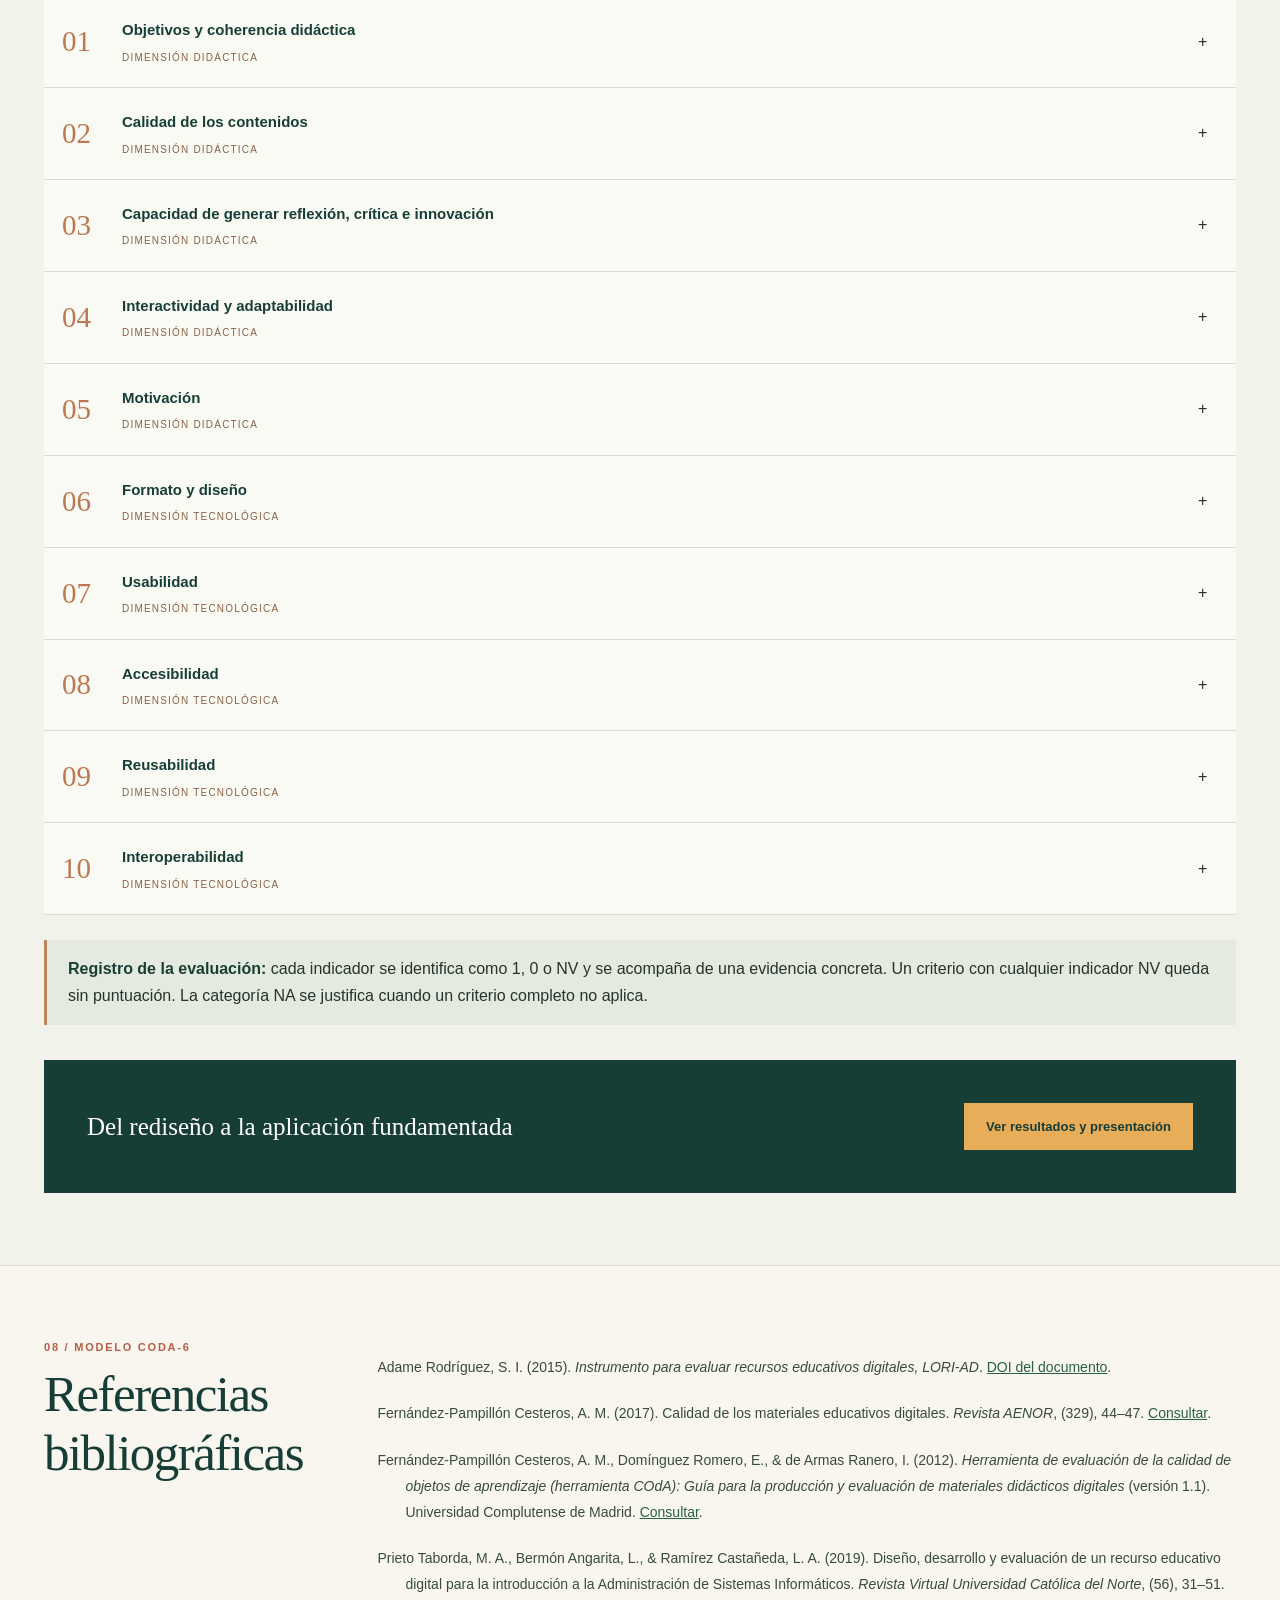
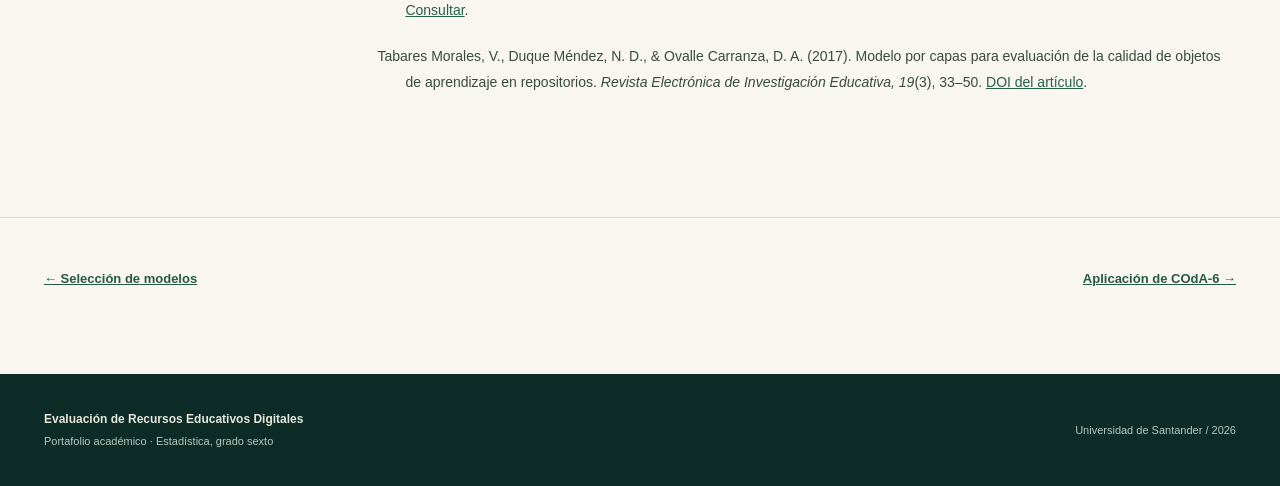
<file: rediseno.html>
<!doctype html>
<html lang="es-CO">
<head>
  <meta charset="utf-8">
  <meta name="viewport" content="width=device-width, initial-scale=1">
  <meta name="description" content="De los criterios de calidad a indicadores acordes con la enseñanza de la Estadística en grado sexto.">
  <meta name="author" content="John Fernando Vergara Arroyo">
  <meta name="theme-color" content="#173b35">
  <title>COdA-6 | Rediseño del modelo de evaluación de RED</title>
  <link rel="stylesheet" href="assets/styles.css">
</head>
<body>
  <a class="skip-link" href="#contenido">Ir al contenido principal</a>
  <header class="site-header">
    <div class="header-inner frame">
      <a href="index.html" class="brand" aria-label="Ir al inicio del portafolio"><img class="brand-logo" src="assets/udes-logo-principal.svg" width="279" height="80" alt="Logotipo oficial completo de la Universidad de Santander"></a>
      <span class="header-identifier">PORTAFOLIO ACADÉMICO <span aria-hidden="true">/</span> 2026</span>
    </div>
    <nav class="main-nav" aria-label="Navegación principal"><div class="frame nav-inner">
      <a href="index.html" class="nav-item"><span class="nav-count">01</span> Inicio</a>
      <a href="modelos.html" class="nav-item"><span class="nav-count">02</span> Modelos de evaluación y RED</a>
      <a href="rediseno.html" class="nav-item active" aria-current="page"><span class="nav-count">03</span> Rediseño</a>
      <a href="aplicacion-modelo.html" class="nav-item"><span class="nav-count">04</span> Aplicación de modelo de evaluación</a>
      <a href="referencias.html" class="nav-item"><span class="nav-count">05</span> Referencias</a>
    </div></nav>
  </header>
  <main id="contenido" class="c6"><style>
.c6{--c6-green:#173e36;--c6-amber:#e8ad58;--c6-ink:#26332c;--c6-stroke:#cdd6cc;color:var(--c6-ink)}.c6 *{box-sizing:border-box}.c6-hero{padding:76px 0 75px;background:#173e36;color:#f4f1e9}.c6-kicker{font-size:11px;letter-spacing:.16em;font-weight:800;text-transform:uppercase;color:#b65f46}.c6-hero .c6-kicker{color:#e8ad58}.c6-hero h1{font:normal clamp(48px,6.7vw,86px)/1.06 Georgia,serif;letter-spacing:-.045em;max-width:1050px;margin:23px 0}.c6-hero h1 em{color:#e8ad58;font-weight:normal}.c6-hero p{color:#e3e8e1;font-size:16px;line-height:1.9;max-width:760px}.c6-summary{display:flex;flex-wrap:wrap;gap:12px;margin-top:32px}.c6-summary span{border:1px solid #638078;padding:10px 14px;font-size:12px}.c6-nav{position:relative;background:#f1f0e9;border-bottom:1px solid #d2d8cc;padding:16px 0}.c6-nav .frame{display:flex;gap:20px;flex-wrap:wrap}.c6-nav a{font-size:12px;text-decoration:none;color:#244b3e;font-weight:750;border-bottom:1px solid #d59f5e;padding-bottom:3px}.c6-section{padding:72px 0;border-bottom:1px solid #d8ddd4}.c6-section:nth-child(2n){background:#f1f2ea}.c6-header{display:grid;grid-template-columns:250px 1fr;gap:7%;margin-bottom:30px}.c6-section h2{font:normal clamp(31px,4.3vw,51px)/1.16 Georgia,serif;letter-spacing:-.03em;color:#173e36;margin:8px 0 20px}.c6-section h3{font:normal 26px/1.24 Georgia,serif;color:#173e36;margin:25px 0 11px}.c6-body p,.c6-section li{font-size:14px;line-height:1.86;color:#394b40}.c6-body p{margin:0 0 18px}.c6-section strong{color:#193f34}.c6-method{display:grid;grid-template-columns:repeat(2,minmax(0,1fr));gap:16px}.c6-card{padding:24px;background:#fff;border:1px solid #d9dfd5;border-top:3px solid #be835c}.c6-card h3{font-size:23px;margin:0 0 12px}.c6-card p{margin:0}.c6-scale{width:100%;border-collapse:collapse;min-width:580px;font-size:13px}.c6-scale th,.c6-scale td{padding:13px 12px;border-bottom:1px solid #d0d7cc;text-align:left}.c6-scale th{background:#173e36;color:white}.c6-overflow{overflow-x:auto}.c6-criterion{border-bottom:1px solid #d6ddd3;background:#fafaf5}.c6-criterion:first-child{border-top:1px solid #d6ddd3}.c6-criterion summary{display:grid;grid-template-columns:45px 1fr 20px;gap:15px;align-items:center;padding:21px 18px;cursor:pointer;list-style:none}.c6-criterion summary::-webkit-details-marker{display:none}.c6-criterion summary b{font-size:15px;color:#173e36}.c6-criterion summary small{display:block;font-size:10px;letter-spacing:.12em;color:#8a6248;margin-top:6px}.c6-no{font:normal 29px Georgia,serif;color:#bd7851}.c6-inside{padding:0 25px 23px 77px}.c6-inside ol{padding-left:23px}.c6-inside li{padding:8px 0}.c6-inside p{font-style:italic}.c6-refs{padding-left:0;list-style:none}.c6-refs li{margin:0 0 20px;padding-left:28px;text-indent:-28px;overflow-wrap:anywhere}.c6-refs a{color:#286148}.c6-cta{padding:43px;background:#173e36;color:#f7f2e5;margin-top:35px;display:flex;align-items:center;justify-content:space-between;gap:25px}.c6-cta strong{color:#fff;font:normal 25px Georgia,serif}.c6-cta a{display:inline-block;background:#e8ad58;color:#173e36;text-decoration:none;padding:13px 22px;font-size:13px;font-weight:800}.c6-note{background:#e4eadf;border-left:3px solid #be865d;padding:16px 21px}.c6-footerlinks{padding:50px 0 85px;display:flex;justify-content:space-between;gap:20px;flex-wrap:wrap}.c6-footerlinks a{color:#275a44;font-weight:750;font-size:13px}
@media(max-width:770px){.c6-hero{padding:60px 0}.c6-header{display:block}.c6-method{grid-template-columns:1fr}.c6-cta{display:block}.c6-cta a{margin-top:18px}.c6-inside{padding:0 17px 22px 25px}.c6-criterion summary{gap:10px;padding:16px 11px;grid-template-columns:35px 1fr 14px}}@media print{.c6-nav{display:none}.c6-hero{background:#fff;color:#173e36}.c6-hero h1,.c6-hero h1 em{color:#173e36}.c6-hero p{color:#173e36}.c6-criterion{break-inside:avoid}.c6-criterion:not([open]) .c6-inside{display:block}}</style><section class="c6-hero"><div class="frame"><div class="c6-kicker">PÁGINA 03 / REDISEÑO DEL MODELO</div><h1>COdA-6: <em>calidad contextualizada</em></h1><p>Modelo contextualizado para la evaluación de recursos educativos digitales en Matemáticas de grado sexto. Una adaptación de COdA basada en indicadores verificables y en las condiciones del contexto escolar.</p><div class="c6-summary"><span>10 criterios de calidad</span><span>40 indicadores contextualizados</span><span>5 didácticos + 5 tecnológicos</span><span>Escala 1–5 con NV y NA</span></div></div></section><nav class="c6-nav" aria-label="Índice del rediseño"><div class="frame"><a href="#introduccion">Introducción</a><a href="#problema">Problema</a><a href="#objetivos">Objetivos</a><a href="#marco">Marco conceptual</a><a href="#metodologia">Metodología</a><a href="#escala">Escala</a><a href="#instrumento">Instrumento</a><a href="#bibliografia">Referencias</a></div></nav>
<section id="introduccion" class="c6-section"><div class="frame"><div class="c6-header"><div><div class="c6-kicker">01 / MODELO COdA-6</div><h2>Introducción</h2></div><div class="c6-body"><p>La selección de recursos educativos digitales para la enseñanza de la Estadística en grado sexto requiere criterios que permitan reconocer tanto su valor pedagógico como sus condiciones de funcionamiento. En la Institución Educativa Isabel La Católica, sede José Antonio Galán, esta decisión debe considerar las características de los estudiantes, el aprendizaje de la media aritmética y la disponibilidad de veinte computadores con conectividad.</p><p>El análisis de los recursos <em>Media: Distribuye y Equilibra</em>, de PhET, y <em>Explorando la media aritmética</em>, de INTEF y GeoGebra, mediante los modelos LORI, COdA y UNE 71362:2017, permitió reconocer fortalezas y limitaciones relacionadas con la calidad de los contenidos, la interactividad, la usabilidad y la accesibilidad. Los resultados evidenciaron la necesidad de precisar algunos indicadores de evaluación para que respondan a las características de los estudiantes y a las condiciones de enseñanza de la institución.</p><p>A partir de estos hallazgos se plantea COdA-6, una adaptación contextualizada que conserva las dimensiones didáctica y tecnológica del modelo original y propone indicadores específicos para la enseñanza de las Matemáticas. Su propósito es establecer valoraciones fundamentadas en evidencias verificables y facilitar la selección de recursos digitales pertinentes para el aprendizaje de la Estadística en grado sexto.</p></div></div></div></section>
<section id="problema" class="c6-section"><div class="frame"><div class="c6-header"><div><div class="c6-kicker">02 / MODELO COdA-6</div><h2>Problema y justificación</h2></div><div class="c6-body"><p>La evaluación de recursos educativos digitales mediante instrumentos generales de calidad presenta dificultades cuando sus criterios no consideran suficientemente las particularidades del área de conocimiento, las características de los estudiantes y las condiciones tecnológicas de las instituciones educativas. Aunque estos modelos proporcionan referentes para valorar los materiales digitales, algunos de sus indicadores requieren una interpretación contextualizada que permita establecer con mayor precisión su pertinencia pedagógica.</p><p>Esta situación se identificó durante la aplicación de COdA a dos recursos destinados a la enseñanza de la media aritmética. El instrumento permitió reconocer fortalezas relacionadas con la calidad de los contenidos, la interactividad y la usabilidad. Sin embargo, también surgieron limitaciones para determinar en qué medida las actividades favorecen la interpretación de datos, la comprensión del promedio y la construcción de explicaciones matemáticas. Asimismo, los criterios de accesibilidad e interoperabilidad no pudieron calificarse por falta de evidencias suficientes, lo que evidenció la necesidad de establecer procedimientos de verificación más precisos.</p><p>En la Institución Educativa Isabel La Católica, sede José Antonio Galán, estas consideraciones adquieren relevancia debido a las características de los estudiantes de grado sexto y a las condiciones de acceso a los recursos tecnológicos. La disponibilidad de veinte computadores con conectividad exige seleccionar materiales que, además de presentar contenidos matemáticamente correctos, permitan desarrollar actividades comprensibles, interactivas y viables dentro de la dinámica escolar.</p><p>Por estas razones, se propone rediseñar COdA mediante la contextualización de sus criterios y la formulación de indicadores observables, sin perder el equilibrio entre las dimensiones didáctica y tecnológica que caracteriza al modelo original. Esta adaptación busca fortalecer la fundamentación de las valoraciones, identificar necesidades de mejora y orientar la selección de recursos educativos digitales que respondan a los objetivos de aprendizaje de la Estadística en grado sexto.</p></div></div></div></section>
<section id="objetivos" class="c6-section"><div class="frame"><div class="c6-header"><div><div class="c6-kicker">03 / MODELO COdA-6</div><h2>Objetivos</h2></div><div class="c6-body"><h3>Objetivo general</h3><p>Rediseñar el modelo de evaluación de calidad de recursos educativos digitales COdA, mediante la contextualización de sus criterios didácticos y tecnológicos y la formulación de indicadores verificables, para valorar la pertinencia de recursos destinados a la enseñanza de la media aritmética en grado sexto de la Institución Educativa Isabel La Católica.</p><h3>Objetivos específicos</h3><ol><li><strong>Analizar</strong> los criterios del modelo COdA y los resultados de su aplicación a los recursos educativos seleccionados, identificando fortalezas y limitaciones que permitan fundamentar las modificaciones necesarias para su utilización en el contexto escolar.</li><li><strong>Formular</strong> indicadores de evaluación contextualizados a partir de los diez criterios del modelo original, considerando los aprendizajes estadísticos de grado sexto, las características de los estudiantes y las condiciones tecnológicas de la institución, para fortalecer la pertinencia pedagógica de las valoraciones.</li><li><strong>Establecer</strong> una escala de valoración y un procedimiento de registro de evidencias que permitan diferenciar el cumplimiento de los indicadores, la ausencia de información verificable y los criterios no aplicables, con el propósito de obtener resultados fundamentados y comparables.</li><li><strong>Aplicar</strong> el instrumento rediseñado a los recursos <em>Media: Distribuye y Equilibra</em>, de PhET, y <em>Explorando la media aritmética</em>, de INTEF y GeoGebra, mediante la valoración de sus indicadores y el análisis de los resultados, para determinar las fortalezas y limitaciones del modelo COdA-6 en la evaluación de recursos educativos digitales.</li></ol></div></div></div></section>
<section id="marco" class="c6-section"><div class="frame"><div class="c6-header"><div><div class="c6-kicker">04 / MODELO COdA-6</div><h2>Marco conceptual</h2></div><div class="c6-body"><h3>Recursos educativos digitales y calidad educativa</h3><p>Los recursos educativos digitales (RED) son materiales diseñados para apoyar procesos de enseñanza y aprendizaje mediante herramientas tecnológicas. Su valor educativo depende de la relación entre los contenidos, los objetivos de aprendizaje, las actividades propuestas y las posibilidades de interacción que ofrecen a los estudiantes. Por esta razón, la calidad de un RED no puede determinarse únicamente por su presentación visual o por el funcionamiento de sus componentes tecnológicos.</p><p>Tabares Morales et al. (2017) plantean que la evaluación de los objetos de aprendizaje debe considerar diferentes dimensiones de calidad, entre ellas la educativa, el contenido, la estética y la funcional. Esta perspectiva permite comprender que un recurso puede presentar fortalezas técnicas y, al mismo tiempo, requerir ajustes para responder a las necesidades de un contexto de enseñanza específico.</p><h3>El modelo de evaluación COdA</h3><p>El modelo COdA, desarrollado por Fernández-Pampillón Cesteros et al. (2012), constituye una herramienta para valorar la calidad potencial de los objetos de aprendizaje a partir de diez criterios distribuidos en dos dimensiones. La dimensión didáctica comprende los objetivos y la coherencia educativa, la calidad de los contenidos, la capacidad de generar reflexión, la interactividad y adaptabilidad, y la motivación. La dimensión tecnológica incluye el formato y diseño, la usabilidad, la accesibilidad, la reusabilidad y la interoperabilidad.</p><p>El instrumento utiliza una escala de valoración de uno a cinco y ofrece orientaciones que permiten examinar los aspectos asociados a cada criterio. Su estructura facilita una revisión equilibrada de las condiciones pedagógicas y tecnológicas del recurso. No obstante, la aplicación de estos criterios requiere evidencias suficientes para fundamentar las puntuaciones asignadas.</p><h3>Contextualización de los criterios</h3><p>La adaptación de un modelo de evaluación implica precisar sus indicadores de acuerdo con las características del contexto educativo, sin perder los fundamentos que sustentan su estructura original. En Matemáticas de grado sexto, esta contextualización requiere considerar la claridad de las representaciones, la precisión conceptual, las oportunidades de exploración y la relación entre las actividades digitales y los aprendizajes previstos.</p><p>Para la enseñanza de la media aritmética, resulta pertinente examinar si los recursos permiten interpretar conjuntos de datos, reconocer relaciones entre cantidades y justificar los resultados obtenidos. Estas condiciones pueden orientar la formulación de indicadores observables que complementen los criterios generales de COdA y faciliten una valoración pedagógica más específica.</p><h3>Accesibilidad, usabilidad y evidencias</h3><p>La accesibilidad y la usabilidad constituyen componentes fundamentales de la calidad de los materiales educativos digitales. Fernández-Pampillón Cesteros (2017), al explicar la norma UNE 71362:2017, señala la importancia de evaluar las condiciones didácticas, tecnológicas y de accesibilidad de los materiales digitales. Esta perspectiva permite reconocer que disponer de un recurso no garantiza que todos los estudiantes puedan utilizarlo en igualdad de condiciones.</p><p>En el rediseño de COdA resulta necesario diferenciar los indicadores cuyo cumplimiento puede comprobarse mediante observación directa de aquellos que requieren pruebas técnicas adicionales. De esta manera, la ausencia de evidencias no se interpreta automáticamente como incumplimiento, y las valoraciones pueden expresar con mayor claridad sus alcances y limitaciones.</p><h3>Evaluación y decisiones pedagógicas</h3><p>La evaluación de calidad debe proporcionar información útil para seleccionar y utilizar recursos educativos digitales de acuerdo con los objetivos de enseñanza. Prieto Taborda et al. (2019) muestran la relevancia de examinar la experiencia de uso y la percepción de los estudiantes para identificar fortalezas y aspectos susceptibles de mejora en un recurso digital.</p><p>Desde esta perspectiva, COdA-6 se plantea como una adaptación orientada a fortalecer la toma de decisiones docentes mediante criterios didácticos y tecnológicos contextualizados. El instrumento buscará identificar las condiciones de calidad potencial de los recursos seleccionados, sin confundir estas valoraciones con una demostración de mejoras en el aprendizaje de los estudiantes.</p></div></div></div></section>
<section id="metodologia" class="c6-section"><div class="frame"><div class="c6-kicker">05 / MODELO COdA-6</div><h2>Metodología</h2><div class="c6-body"><p>El rediseño del modelo COdA se desarrolló mediante un procedimiento de carácter descriptivo y aplicado, orientado a adaptar sus criterios de evaluación a las necesidades de la enseñanza de las Matemáticas en grado sexto. La propuesta conservó la estructura de diez criterios, distribuidos equitativamente entre las dimensiones didáctica y tecnológica, e incorporó indicadores contextualizados y evidencias observables.</p><div class="c6-method"><article class="c6-card"><div class="c6-kicker">FASE 01</div><h3>Revisión del modelo de referencia</h3><p>Se examinaron los criterios, subcriterios y orientaciones de Fernández-Pampillón Cesteros et al. (2012), junto con los resultados obtenidos durante la evaluación de los recursos seleccionados.</p></article><article class="c6-card"><div class="c6-kicker">FASE 02</div><h3>Contextualización de los criterios</h3><p>Se formularon indicadores específicos considerando los aprendizajes estadísticos de grado sexto, las características de los estudiantes y las condiciones tecnológicas institucionales. Se prestó atención a la precisión matemática, la interpretación de datos, la interacción, la navegación, la accesibilidad y la reutilización.</p></article><article class="c6-card"><div class="c6-kicker">FASE 03</div><h3>Construcción del instrumento</h3><p>Se elaboró una matriz de diez criterios y cuarenta indicadores, acompañada de una escala de valoración y un registro de evidencias. Se distinguieron criterios evaluados, no aplicables y sin verificación suficiente.</p></article><article class="c6-card"><div class="c6-kicker">FASE 04</div><h3>Aplicación del instrumento</h3><p>COdA-6 se aplicó a PhET e INTEF/GeoGebra mediante revisión documental, exploración de actividades, observación de interfaces y comprobaciones técnicas, con justificación de las decisiones.</p></article><article class="c6-card"><div class="c6-kicker">FASE 05</div><h3>Análisis e interpretación</h3><p>Los resultados se organizaron por criterio y dimensión; se reconocieron fortalezas, límites y aspectos susceptibles de mejora. No se equiparó la calidad potencial con una medición del aprendizaje ni con una validación estadística.</p></article></div></div></div></section>
<section id="escala" class="c6-section"><div class="frame"><div class="c6-header"><div><div class="c6-kicker">06 / MODELO COdA-6</div><h2>Métrica o escala de valoración</h2></div><div class="c6-body"><p>COdA-6 conserva la escala original de 1 a 5. Cada uno de los diez criterios contiene cuatro indicadores contextualizados y verificables. Se registra <strong>1 — Cumple</strong> si hay evidencia suficiente, o <strong>0 — No cumple</strong> cuando una comprobación evidencia incumplimiento.</p><p><strong>Puntuación del criterio = 1 + número de indicadores cumplidos.</strong> Esta fórmula se aplica solamente si los cuatro indicadores se han verificado.</p><div class="c6-overflow"><table class="c6-scale"><thead><tr><th>Valoración</th><th>Indicadores cumplidos</th><th>Nivel</th></tr></thead><tbody><tr><td>1/5</td><td>0 de 4</td><td>Muy bajo</td></tr><tr><td>2/5</td><td>1 de 4</td><td>Bajo</td></tr><tr><td>3/5</td><td>2 de 4</td><td>Medio</td></tr><tr><td>4/5</td><td>3 de 4</td><td>Alto</td></tr><tr><td>5/5</td><td>4 de 4</td><td>Muy alto</td></tr></tbody></table></div><h3>Tratamiento de evidencias</h3><p><strong>No verificado (NV):</strong> no existe evidencia suficiente para valorar uno o más indicadores; el criterio no recibe puntuación. <strong>No aplica (NA):</strong> un criterio completo no es pertinente para ese recurso; su exclusión debe justificarse. Ninguno equivale a cero.</p><h3>Resultados y comparabilidad</h3><p>Las medias se calcularán sobre los criterios efectivamente puntuados y se expresarán con dos decimales mediante truncamiento. Si faltan criterios, el resultado se identificará como <strong>media descriptiva parcial</strong> y se informará la cobertura de ambas dimensiones. Para comparar los RED se considerarán los criterios comunes evaluados, sin atribuir a la cifra un alcance superior al de las evidencias.</p><p>La adaptación no dispone todavía de una validación estadística; sus puntuaciones describen condiciones de calidad potencial observadas.</p></div></div></div></section>
<section id="instrumento" class="c6-section"><div class="frame"><div class="c6-kicker">07 / MODELO COdA-6</div><h2>Instrumento de evaluación rediseñado</h2><p style="max-width:900px;font-size:14px;line-height:1.86">COdA-6 conserva los diez criterios originales y los contextualiza mediante cuarenta indicadores. Los cinco primeros criterios son didácticos; los cinco restantes, tecnológicos. Abra cada criterio para consultar sus cuatro indicadores aprobados.</p><div class="c6-criteria"><details class="c6-criterion"><summary><span class="c6-no">01</span><span><b>Objetivos y coherencia didáctica</b><small>DIMENSIÓN DIDÁCTICA</small></span><span aria-hidden="true">+</span></summary><div class="c6-inside"><p>Evalúa la correspondencia entre los propósitos educativos, las actividades y las características de los estudiantes.</p><ol><li><strong>1.1.</strong> El recurso o su documentación oficial identifica objetivos de aprendizaje relacionados con la media aritmética.</li><li><strong>1.2.</strong> Las actividades propuestas guardan correspondencia con los objetivos de aprendizaje declarados.</li><li><strong>1.3.</strong> La complejidad de las actividades es adecuada para estudiantes de grado sexto o permite su adaptación a este nivel.</li><li><strong>1.4.</strong> El recurso o su guía oficial proporciona orientaciones para desarrollar las actividades de acuerdo con los objetivos previstos.</li></ol></div></details><details class="c6-criterion"><summary><span class="c6-no">02</span><span><b>Calidad de los contenidos</b><small>DIMENSIÓN DIDÁCTICA</small></span><span aria-hidden="true">+</span></summary><div class="c6-inside"><p>Examina la precisión matemática, la claridad conceptual y la organización de la información.</p><ol><li><strong>2.1.</strong> Los procedimientos y resultados relacionados con la media aritmética son matemáticamente correctos.</li><li><strong>2.2.</strong> Las representaciones de cantidades y conjuntos de datos corresponden correctamente con los valores utilizados.</li><li><strong>2.3.</strong> Los conceptos y términos matemáticos se presentan mediante un lenguaje comprensible para estudiantes de grado sexto.</li><li><strong>2.4.</strong> La información se organiza de manera coherente y permite reconocer las ideas matemáticas fundamentales.</li></ol></div></details><details class="c6-criterion"><summary><span class="c6-no">03</span><span><b>Capacidad de generar reflexión, crítica e innovación</b><small>DIMENSIÓN DIDÁCTICA</small></span><span aria-hidden="true">+</span></summary><div class="c6-inside"><p>Valora las posibilidades para desarrollar razonamiento y exploración matemática.</p><ol><li><strong>3.1.</strong> Las actividades permiten formular predicciones antes de observar o calcular resultados.</li><li><strong>3.2.</strong> El recurso permite comparar diferentes conjuntos de datos o situaciones matemáticas.</li><li><strong>3.3.</strong> Las actividades o la guía oficial promueven la explicación de los cambios que experimenta la media aritmética cuando se modifican los datos.</li><li><strong>3.4.</strong> El recurso ofrece oportunidades para explorar procedimientos alternativos, formular conjeturas o comprobar relaciones matemáticas.</li></ol></div></details><details class="c6-criterion"><summary><span class="c6-no">04</span><span><b>Interactividad y adaptabilidad</b><small>DIMENSIÓN DIDÁCTICA</small></span><span aria-hidden="true">+</span></summary><div class="c6-inside"><p>Examina las posibilidades de manipulación, respuesta y ajuste a diferentes necesidades de aprendizaje.</p><ol><li><strong>4.1.</strong> El estudiante puede modificar cantidades, valores o elementos que intervienen en las actividades.</li><li><strong>4.2.</strong> Las modificaciones realizadas generan respuestas o representaciones observables que permiten contrastar los resultados.</li><li><strong>4.3.</strong> El recurso ofrece diferentes situaciones, configuraciones o actividades que pueden seleccionarse según las necesidades de aprendizaje.</li><li><strong>4.4.</strong> El estudiante puede controlar el ritmo de exploración y repetir las experiencias para comprobar sus hipótesis.</li></ol></div></details><details class="c6-criterion"><summary><span class="c6-no">05</span><span><b>Motivación</b><small>DIMENSIÓN DIDÁCTICA</small></span><span aria-hidden="true">+</span></summary><div class="c6-inside"><p>Valora características que pueden favorecer el interés, sin atribuir resultados motivacionales no comprobados.</p><ol><li><strong>5.1.</strong> Las actividades incorporan situaciones o representaciones relacionadas con experiencias comprensibles para los estudiantes.</li><li><strong>5.2.</strong> El recurso plantea retos, preguntas o situaciones que invitan a explorar los conceptos matemáticos.</li><li><strong>5.3.</strong> Los elementos visuales e interactivos contribuyen a mantener la atención en las actividades de aprendizaje.</li><li><strong>5.4.</strong> La organización de las experiencias permite avanzar mediante tareas alcanzables y reconocer los resultados de las acciones realizadas.</li></ol></div></details><details class="c6-criterion"><summary><span class="c6-no">06</span><span><b>Formato y diseño</b><small>DIMENSIÓN TECNOLÓGICA</small></span><span aria-hidden="true">+</span></summary><div class="c6-inside"><p>Evalúa la presentación visual y la organización de los elementos de la interfaz.</p><ol><li><strong>6.1.</strong> Los textos, números y símbolos matemáticos son legibles en las condiciones de visualización utilizadas para la evaluación.</li><li><strong>6.2.</strong> Las gráficas, escalas, etiquetas y controles presentan una distribución visual que facilita su identificación.</li><li><strong>6.3.</strong> El diseño mantiene una organización coherente de colores, tamaños y elementos de navegación.</li><li><strong>6.4.</strong> Las imágenes, animaciones y demás elementos multimedia contribuyen a la comprensión sin introducir distracciones innecesarias.</li></ol></div></details><details class="c6-criterion"><summary><span class="c6-no">07</span><span><b>Usabilidad</b><small>DIMENSIÓN TECNOLÓGICA</small></span><span aria-hidden="true">+</span></summary><div class="c6-inside"><p>Examina la facilidad para utilizar el recurso y desarrollar sus actividades.</p><ol><li><strong>7.1.</strong> El usuario puede identificar cómo iniciar las actividades sin instrucciones externas complejas.</li><li><strong>7.2.</strong> Los controles presentan un funcionamiento comprensible y predecible durante la interacción.</li><li><strong>7.3.</strong> El recurso permite repetir o reiniciar las actividades mediante procedimientos claros y funcionales.</li><li><strong>7.4.</strong> Los botones, enlaces y controles necesarios para desarrollar las actividades funcionan correctamente durante las pruebas realizadas.</li></ol></div></details><details class="c6-criterion"><summary><span class="c6-no">08</span><span><b>Accesibilidad</b><small>DIMENSIÓN TECNOLÓGICA</small></span><span aria-hidden="true">+</span></summary><div class="c6-inside"><p>Valora las condiciones que facilitan el uso por estudiantes con diferentes necesidades de acceso.</p><ol><li><strong>8.1.</strong> Las funciones esenciales del recurso pueden utilizarse mediante el teclado, sin depender exclusivamente del ratón.</li><li><strong>8.2.</strong> Los contenidos mantienen su legibilidad cuando se amplía la visualización y presentan contraste suficiente entre sus elementos.</li><li><strong>8.3.</strong> La información matemática no depende exclusivamente del color para comunicar diferencias o resultados.</li><li><strong>8.4.</strong> Los elementos visuales esenciales cuentan con alternativas textuales o información equivalente utilizable mediante tecnologías de apoyo.</li></ol></div></details><details class="c6-criterion"><summary><span class="c6-no">09</span><span><b>Reusabilidad</b><small>DIMENSIÓN TECNOLÓGICA</small></span><span aria-hidden="true">+</span></summary><div class="c6-inside"><p>Examina las posibilidades de utilizar el recurso en diferentes actividades y contextos educativos.</p><ol><li><strong>9.1.</strong> El recurso puede utilizarse como una actividad autónoma dentro de una secuencia de aprendizaje.</li><li><strong>9.2.</strong> El recurso permite su aprovechamiento en diferentes modalidades de enseñanza, como actividades presenciales, virtuales o de refuerzo.</li><li><strong>9.3.</strong> Las actividades pueden reutilizarse con diferentes conjuntos de datos, situaciones o propósitos relacionados con el aprendizaje matemático.</li><li><strong>9.4.</strong> El recurso presenta información sobre sus condiciones de uso o licenciamiento que permite determinar las posibilidades de reutilización.</li></ol></div></details><details class="c6-criterion"><summary><span class="c6-no">10</span><span><b>Interoperabilidad</b><small>DIMENSIÓN TECNOLÓGICA</small></span><span aria-hidden="true">+</span></summary><div class="c6-inside"><p>Evalúa la posibilidad de utilizar e integrar el recurso en diferentes entornos tecnológicos.</p><ol><li><strong>10.1.</strong> El recurso utiliza formatos tecnológicos de uso generalizado y no depende de complementos propietarios difíciles de obtener.</li><li><strong>10.2.</strong> El recurso funciona correctamente en al menos dos navegadores web de uso común, bajo condiciones de prueba documentadas.</li><li><strong>10.3.</strong> El recurso puede incorporarse a un entorno virtual de aprendizaje mediante un enlace funcional o un mecanismo de integración autorizado.</li><li><strong>10.4.</strong> El recurso dispone de información técnica, metadatos o mecanismos de intercambio que facilitan su identificación y utilización en otros entornos digitales.</li></ol></div></details></div><div class="c6-note" style="margin-top:25px"><strong>Registro de la evaluación:</strong> cada indicador se identifica como 1, 0 o NV y se acompaña de una evidencia concreta. Un criterio con cualquier indicador NV queda sin puntuación. La categoría NA se justifica cuando un criterio completo no aplica.</div><div class="c6-cta"><strong>Del rediseño a la aplicación fundamentada</strong><a href="aplicacion-modelo.html">Ver resultados y presentación</a></div></div></section>
<section id="bibliografia" class="c6-section"><div class="frame"><div class="c6-header"><div><div class="c6-kicker">08 / MODELO COdA-6</div><h2>Referencias bibliográficas</h2></div><div class="c6-body"><ul class="c6-refs"><li>Adame Rodríguez, S. I. (2015). <em>Instrumento para evaluar recursos educativos digitales, LORI-AD</em>. <a href="https://doi.org/10.13140/RG.2.1.4020.0164" target="_blank" rel="noopener">DOI del documento</a>.</li><li>Fernández-Pampillón Cesteros, A. M. (2017). Calidad de los materiales educativos digitales. <em>Revista AENOR</em>, (329), 44–47. <a href="https://eprints.ucm.es/id/eprint/45088/1/44sep17.pdf" target="_blank" rel="noopener">Consultar</a>.</li><li>Fernández-Pampillón Cesteros, A. M., Domínguez Romero, E., &amp; de Armas Ranero, I. (2012). <em>Herramienta de evaluación de la calidad de objetos de aprendizaje (herramienta COdA): Guía para la producción y evaluación de materiales didácticos digitales</em> (versión 1.1). Universidad Complutense de Madrid. <a href="https://eprints.ucm.es/12533/1/COdAv1_1_07jul2012.pdf" target="_blank" rel="noopener">Consultar</a>.</li><li>Prieto Taborda, M. A., Bermón Angarita, L., &amp; Ramírez Castañeda, L. A. (2019). Diseño, desarrollo y evaluación de un recurso educativo digital para la introducción a la Administración de Sistemas Informáticos. <em>Revista Virtual Universidad Católica del Norte</em>, (56), 31–51. <a href="https://revistavirtual.ucn.edu.co/index.php/RevistaUCN/article/view/1036" target="_blank" rel="noopener">Consultar</a>.</li><li>Tabares Morales, V., Duque Méndez, N. D., &amp; Ovalle Carranza, D. A. (2017). Modelo por capas para evaluación de la calidad de objetos de aprendizaje en repositorios. <em>Revista Electrónica de Investigación Educativa, 19</em>(3), 33–50. <a href="https://doi.org/10.24320/redie.2017.19.3.1128" target="_blank" rel="noopener">DOI del artículo</a>.</li></ul></div></div></div></section>
<div class="frame c6-footerlinks"><a href="seleccionando-modelos.html">← Selección de modelos</a><a href="aplicacion-modelo.html">Aplicación de COdA-6 →</a></div></main>
  <footer class="site-footer"><div class="frame footer-inner"><div><strong>Evaluación de Recursos Educativos Digitales</strong><span>Portafolio académico · Estadística, grado sexto</span></div><span>Universidad de Santander / 2026</span></div></footer>
</body>
</html>
</file>
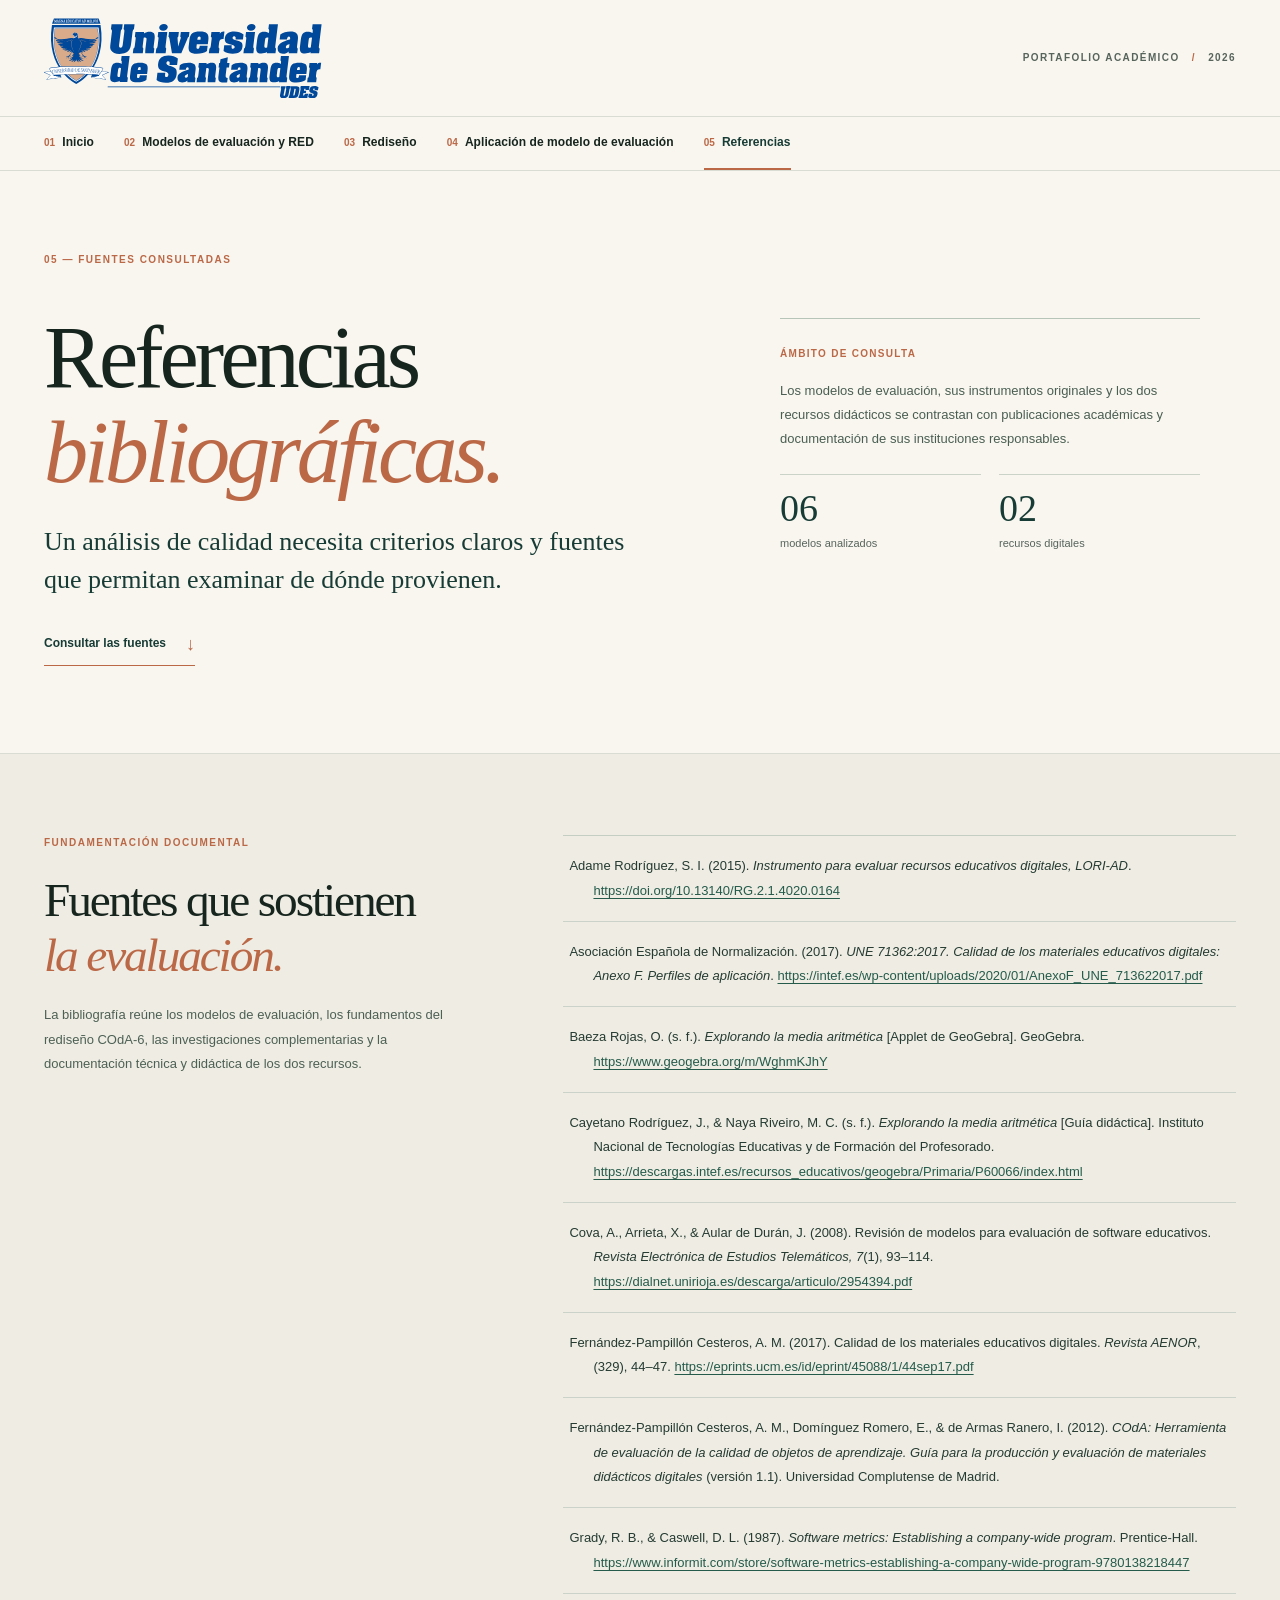
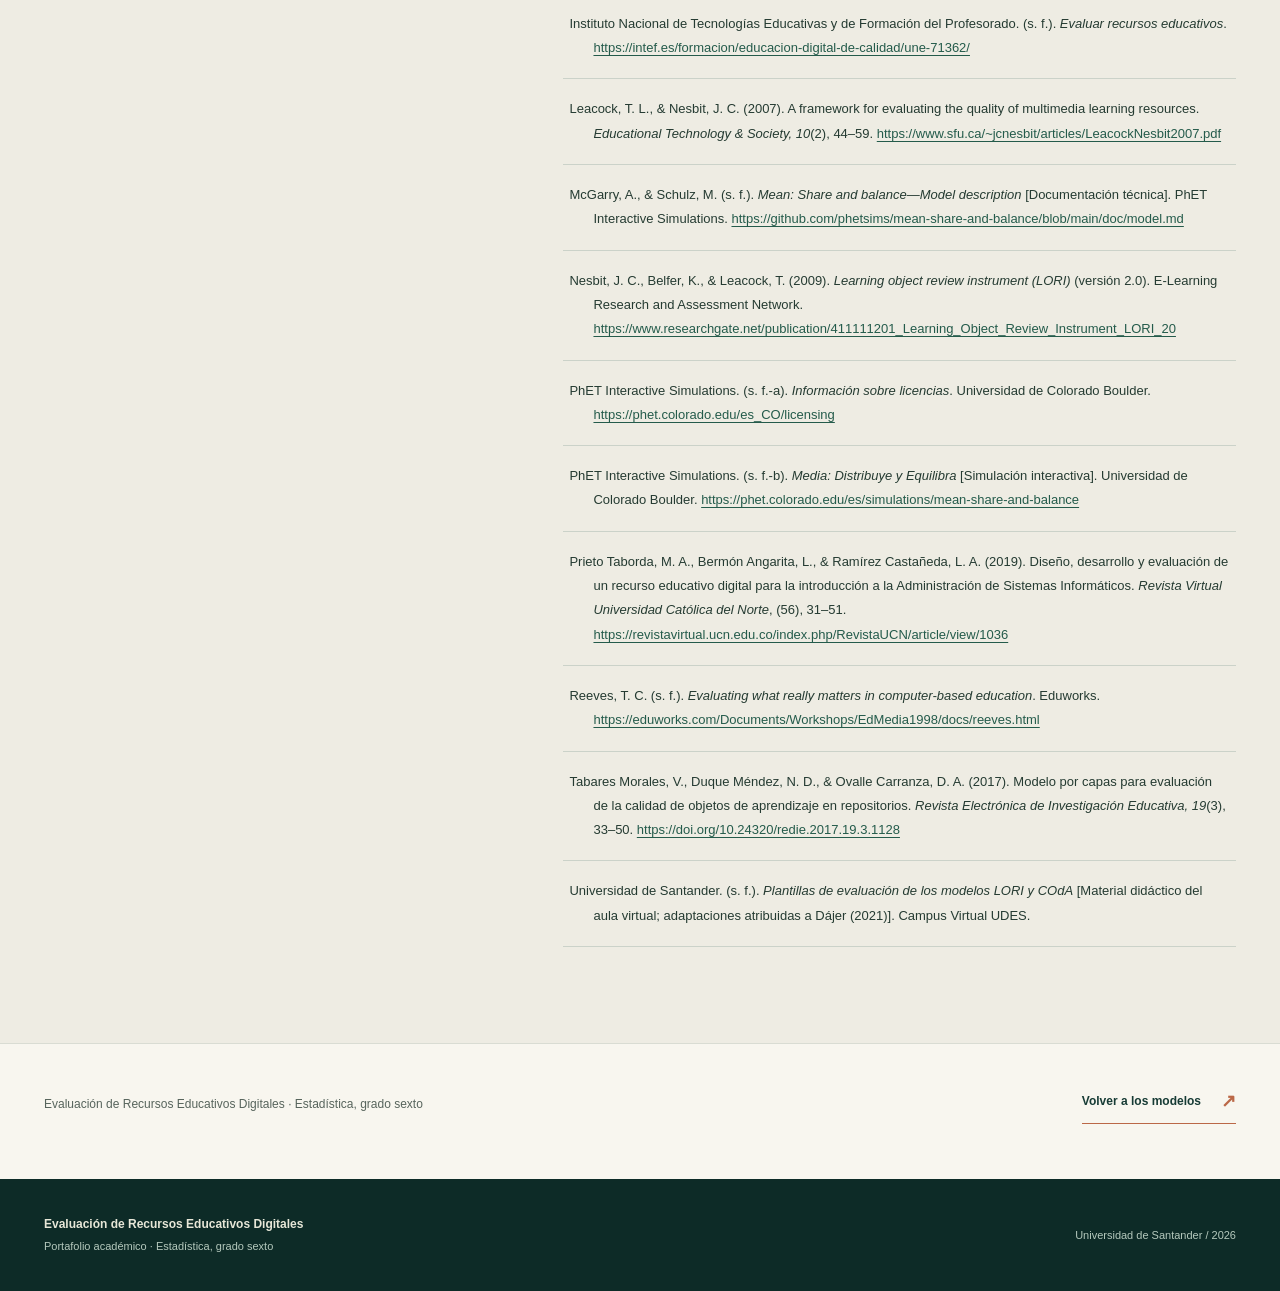
<file: referencias.html>
<!doctype html>
<html lang="es-CO">
<head>
  <meta charset="utf-8">
  <meta name="viewport" content="width=device-width, initial-scale=1">
  <meta name="description" content="Referencias bibliográficas de los modelos de evaluación LORI, COdA, UNE 71362, Reeves, Galvis y FURPS y de los recursos de Estadística PhET e INTEF/GeoGebra.">
  <meta name="author" content="John Fernando Vergara Arroyo">
  <meta name="theme-color" content="#173b35">
  <title>Referencias | Evaluación de Recursos Educativos Digitales</title>
  <link rel="stylesheet" href="assets/styles.css">
</head>
<body>
  <a class="skip-link" href="#contenido">Ir al contenido principal</a>
  <header class="site-header">
    <div class="header-inner frame">
      <a href="index.html" class="brand" aria-label="Ir al inicio del portafolio"><img class="brand-logo" src="assets/udes-logo-principal.svg" width="279" height="80" alt="Logotipo oficial completo de la Universidad de Santander"></a>
      <span class="header-identifier">PORTAFOLIO ACADÉMICO <span aria-hidden="true">/</span> 2026</span>
    </div>
    <nav class="main-nav" aria-label="Navegación principal"><div class="frame nav-inner">
      <a href="index.html" class="nav-item"><span class="nav-count">01</span> Inicio</a>
      <a href="modelos.html" class="nav-item"><span class="nav-count">02</span> Modelos de evaluación y RED</a>
      <a href="rediseno.html" class="nav-item"><span class="nav-count">03</span> Rediseño</a>
      <a href="aplicacion-modelo.html" class="nav-item"><span class="nav-count">04</span> Aplicación de modelo de evaluación</a>
      <a href="referencias.html" class="nav-item active" aria-current="page"><span class="nav-count">05</span> Referencias</a>
    </div></nav>
  </header>
  <main id="contenido">
    <section class="reference-hero frame" aria-labelledby="title-references">
      <div class="section-kicker">05 — FUENTES CONSULTADAS</div>
      <div class="reference-hero-grid">
        <div><h1 id="title-references">Referencias <em>bibliográficas.</em></h1>
          <p class="reference-hero-lead">Un análisis de calidad necesita criterios claros y fuentes que permitan examinar de dónde provienen.</p>
          <a href="#lista-referencias" class="text-link">Consultar las fuentes <span aria-hidden="true">↓</span></a>
        </div>
        <aside class="reference-hero-aside" aria-label="Contexto bibliográfico">
          <span>ÁMBITO DE CONSULTA</span>
          <p>Los modelos de evaluación, sus instrumentos originales y los dos recursos didácticos se contrastan con publicaciones académicas y documentación de sus instituciones responsables.</p>
          <div class="reference-figures"><div><strong>06</strong><small>modelos analizados</small></div><div><strong>02</strong><small>recursos digitales</small></div></div>
        </aside>
      </div>
    </section>
    <section class="reference-body" id="lista-referencias" aria-labelledby="references-subheading">
      <div class="frame reference-body-grid">
        <div class="reference-body-intro">
          <div class="section-kicker">FUNDAMENTACIÓN DOCUMENTAL</div>
          <h2 id="references-subheading">Fuentes que sostienen <em>la evaluación.</em></h2>
          <p>La bibliografía reúne los modelos de evaluación, los fundamentos del rediseño COdA-6, las investigaciones complementarias y la documentación técnica y didáctica de los dos recursos.</p>
        </div>
        <div class="reference-main-list">
          <ol class="apa-references general-reference-list">
<li id="ref-coda6-adame">Adame Rodríguez, S. I. (2015). <em>Instrumento para evaluar recursos educativos digitales, LORI-AD</em>. <a href="https://doi.org/10.13140/RG.2.1.4020.0164" target="_blank" rel="noopener noreferrer">https://doi.org/10.13140/RG.2.1.4020.0164</a></li>

            <li id="ref-01">Asociación Española de Normalización. (2017). <em>UNE 71362:2017. Calidad de los materiales educativos digitales: Anexo F. Perfiles de aplicación</em>. <a href="https://intef.es/wp-content/uploads/2020/01/AnexoF_UNE_713622017.pdf" target="_blank" rel="noopener noreferrer">https://intef.es/wp-content/uploads/2020/01/AnexoF_UNE_713622017.pdf</a></li>
<li id="ref-02">Baeza Rojas, O. (s. f.). <em>Explorando la media aritmética</em> [Applet de GeoGebra]. GeoGebra. <a href="https://www.geogebra.org/m/WghmKJhY" target="_blank" rel="noopener noreferrer">https://www.geogebra.org/m/WghmKJhY</a></li>
<li id="ref-03">Cayetano Rodríguez, J., &amp; Naya Riveiro, M. C. (s. f.). <em>Explorando la media aritmética</em> [Guía didáctica]. Instituto Nacional de Tecnologías Educativas y de Formación del Profesorado. <a href="https://descargas.intef.es/recursos_educativos/geogebra/Primaria/P60066/index.html" target="_blank" rel="noopener noreferrer">https://descargas.intef.es/recursos_educativos/geogebra/Primaria/P60066/index.html</a></li>
<li id="ref-04">Cova, A., Arrieta, X., &amp; Aular de Durán, J. (2008). Revisión de modelos para evaluación de software educativos. <em>Revista Electrónica de Estudios Telemáticos, 7</em>(1), 93–114. <a href="https://dialnet.unirioja.es/descarga/articulo/2954394.pdf" target="_blank" rel="noopener noreferrer">https://dialnet.unirioja.es/descarga/articulo/2954394.pdf</a></li>
<li id="ref-coda6-aenor">Fernández-Pampillón Cesteros, A. M. (2017). Calidad de los materiales educativos digitales. <em>Revista AENOR</em>, (329), 44–47. <a href="https://eprints.ucm.es/id/eprint/45088/1/44sep17.pdf" target="_blank" rel="noopener noreferrer">https://eprints.ucm.es/id/eprint/45088/1/44sep17.pdf</a></li>
<li id="ref-05">Fernández-Pampillón Cesteros, A. M., Domínguez Romero, E., &amp; de Armas Ranero, I. (2012). <em>COdA: Herramienta de evaluación de la calidad de objetos de aprendizaje. Guía para la producción y evaluación de materiales didácticos digitales</em> (versión 1.1). Universidad Complutense de Madrid.</li>
<li id="ref-06">Grady, R. B., &amp; Caswell, D. L. (1987). <em>Software metrics: Establishing a company-wide program</em>. Prentice-Hall. <a href="https://www.informit.com/store/software-metrics-establishing-a-company-wide-program-9780138218447" target="_blank" rel="noopener noreferrer">https://www.informit.com/store/software-metrics-establishing-a-company-wide-program-9780138218447</a></li>
<li id="ref-07">Instituto Nacional de Tecnologías Educativas y de Formación del Profesorado. (s. f.). <em>Evaluar recursos educativos</em>. <a href="https://intef.es/formacion/educacion-digital-de-calidad/une-71362/" target="_blank" rel="noopener noreferrer">https://intef.es/formacion/educacion-digital-de-calidad/une-71362/</a></li>
<li id="ref-08">Leacock, T. L., &amp; Nesbit, J. C. (2007). A framework for evaluating the quality of multimedia learning resources. <em>Educational Technology &amp; Society, 10</em>(2), 44–59. <a href="https://www.sfu.ca/~jcnesbit/articles/LeacockNesbit2007.pdf" target="_blank" rel="noopener noreferrer">https://www.sfu.ca/~jcnesbit/articles/LeacockNesbit2007.pdf</a></li>
<li id="ref-09">McGarry, A., &amp; Schulz, M. (s. f.). <em>Mean: Share and balance—Model description</em> [Documentación técnica]. PhET Interactive Simulations. <a href="https://github.com/phetsims/mean-share-and-balance/blob/main/doc/model.md" target="_blank" rel="noopener noreferrer">https://github.com/phetsims/mean-share-and-balance/blob/main/doc/model.md</a></li>
<li id="ref-10">Nesbit, J. C., Belfer, K., &amp; Leacock, T. (2009). <em>Learning object review instrument (LORI)</em> (versión 2.0). E-Learning Research and Assessment Network. <a href="https://www.researchgate.net/publication/411111201_Learning_Object_Review_Instrument_LORI_20" target="_blank" rel="noopener noreferrer">https://www.researchgate.net/publication/411111201_Learning_Object_Review_Instrument_LORI_20</a></li>
<li id="ref-11">PhET Interactive Simulations. (s. f.-a). <em>Información sobre licencias</em>. Universidad de Colorado Boulder. <a href="https://phet.colorado.edu/es_CO/licensing" target="_blank" rel="noopener noreferrer">https://phet.colorado.edu/es_CO/licensing</a></li>
<li id="ref-12">PhET Interactive Simulations. (s. f.-b). <em>Media: Distribuye y Equilibra</em> [Simulación interactiva]. Universidad de Colorado Boulder. <a href="https://phet.colorado.edu/es/simulations/mean-share-and-balance" target="_blank" rel="noopener noreferrer">https://phet.colorado.edu/es/simulations/mean-share-and-balance</a></li>
<li id="ref-coda6-prieto">Prieto Taborda, M. A., Bermón Angarita, L., &amp; Ramírez Castañeda, L. A. (2019). Diseño, desarrollo y evaluación de un recurso educativo digital para la introducción a la Administración de Sistemas Informáticos. <em>Revista Virtual Universidad Católica del Norte</em>, (56), 31–51. <a href="https://revistavirtual.ucn.edu.co/index.php/RevistaUCN/article/view/1036" target="_blank" rel="noopener noreferrer">https://revistavirtual.ucn.edu.co/index.php/RevistaUCN/article/view/1036</a></li>
<li id="ref-13">Reeves, T. C. (s. f.). <em>Evaluating what really matters in computer-based education</em>. Eduworks. <a href="https://eduworks.com/Documents/Workshops/EdMedia1998/docs/reeves.html" target="_blank" rel="noopener noreferrer">https://eduworks.com/Documents/Workshops/EdMedia1998/docs/reeves.html</a></li>
<li id="ref-coda6-tabares">Tabares Morales, V., Duque Méndez, N. D., &amp; Ovalle Carranza, D. A. (2017). Modelo por capas para evaluación de la calidad de objetos de aprendizaje en repositorios. <em>Revista Electrónica de Investigación Educativa, 19</em>(3), 33–50. <a href="https://doi.org/10.24320/redie.2017.19.3.1128" target="_blank" rel="noopener noreferrer">https://doi.org/10.24320/redie.2017.19.3.1128</a></li>
<li id="ref-14">Universidad de Santander. (s. f.). <em>Plantillas de evaluación de los modelos LORI y COdA</em> [Material didáctico del aula virtual; adaptaciones atribuidas a Dájer (2021)]. Campus Virtual UDES.</li>
          </ol>
        </div>
      </div>
    </section>
    <div class="frame references-return"><p>Evaluación de Recursos Educativos Digitales · Estadística, grado sexto</p><a href="modelos.html" class="text-link">Volver a los modelos <span aria-hidden="true">↗</span></a></div>
  </main>
  <footer class="site-footer"><div class="frame footer-inner"><div><strong>Evaluación de Recursos Educativos Digitales</strong><span>Portafolio académico · Estadística, grado sexto</span></div><span>Universidad de Santander / 2026</span></div></footer>
</body>
</html>
</file>
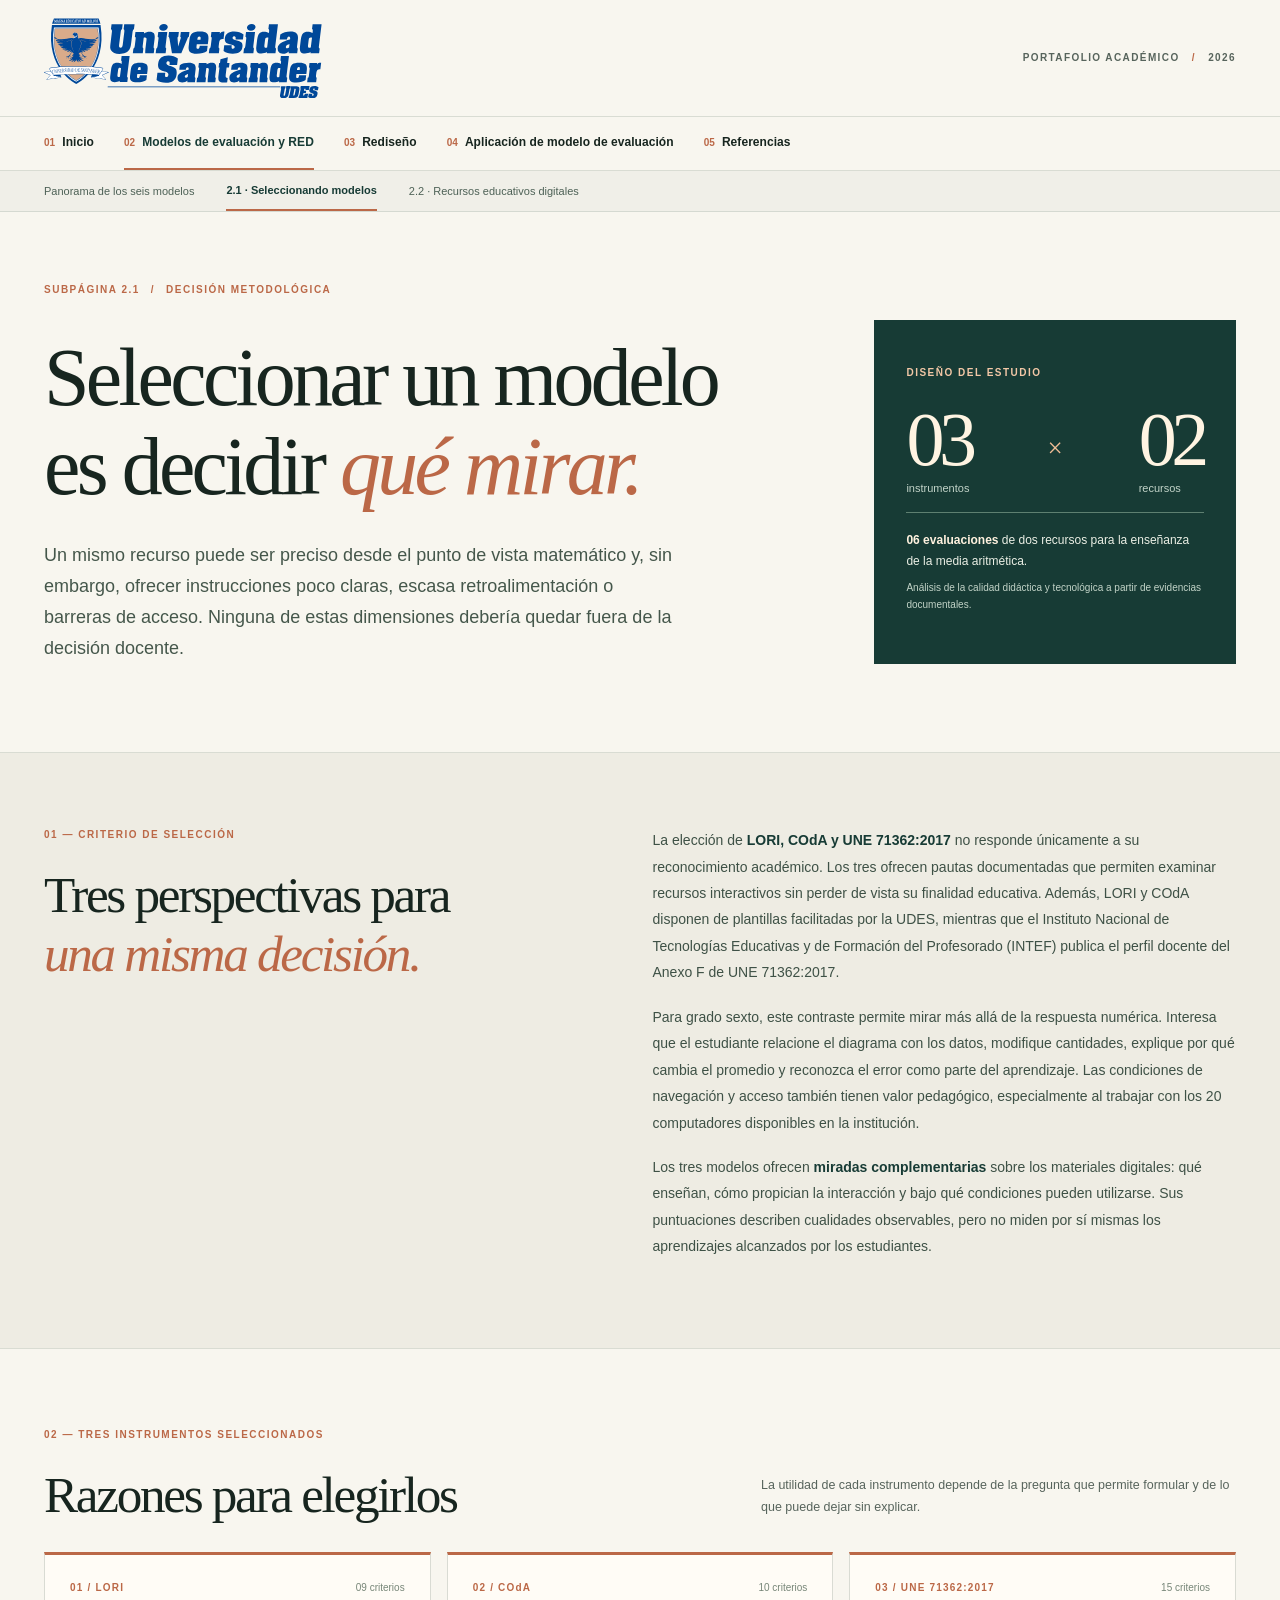
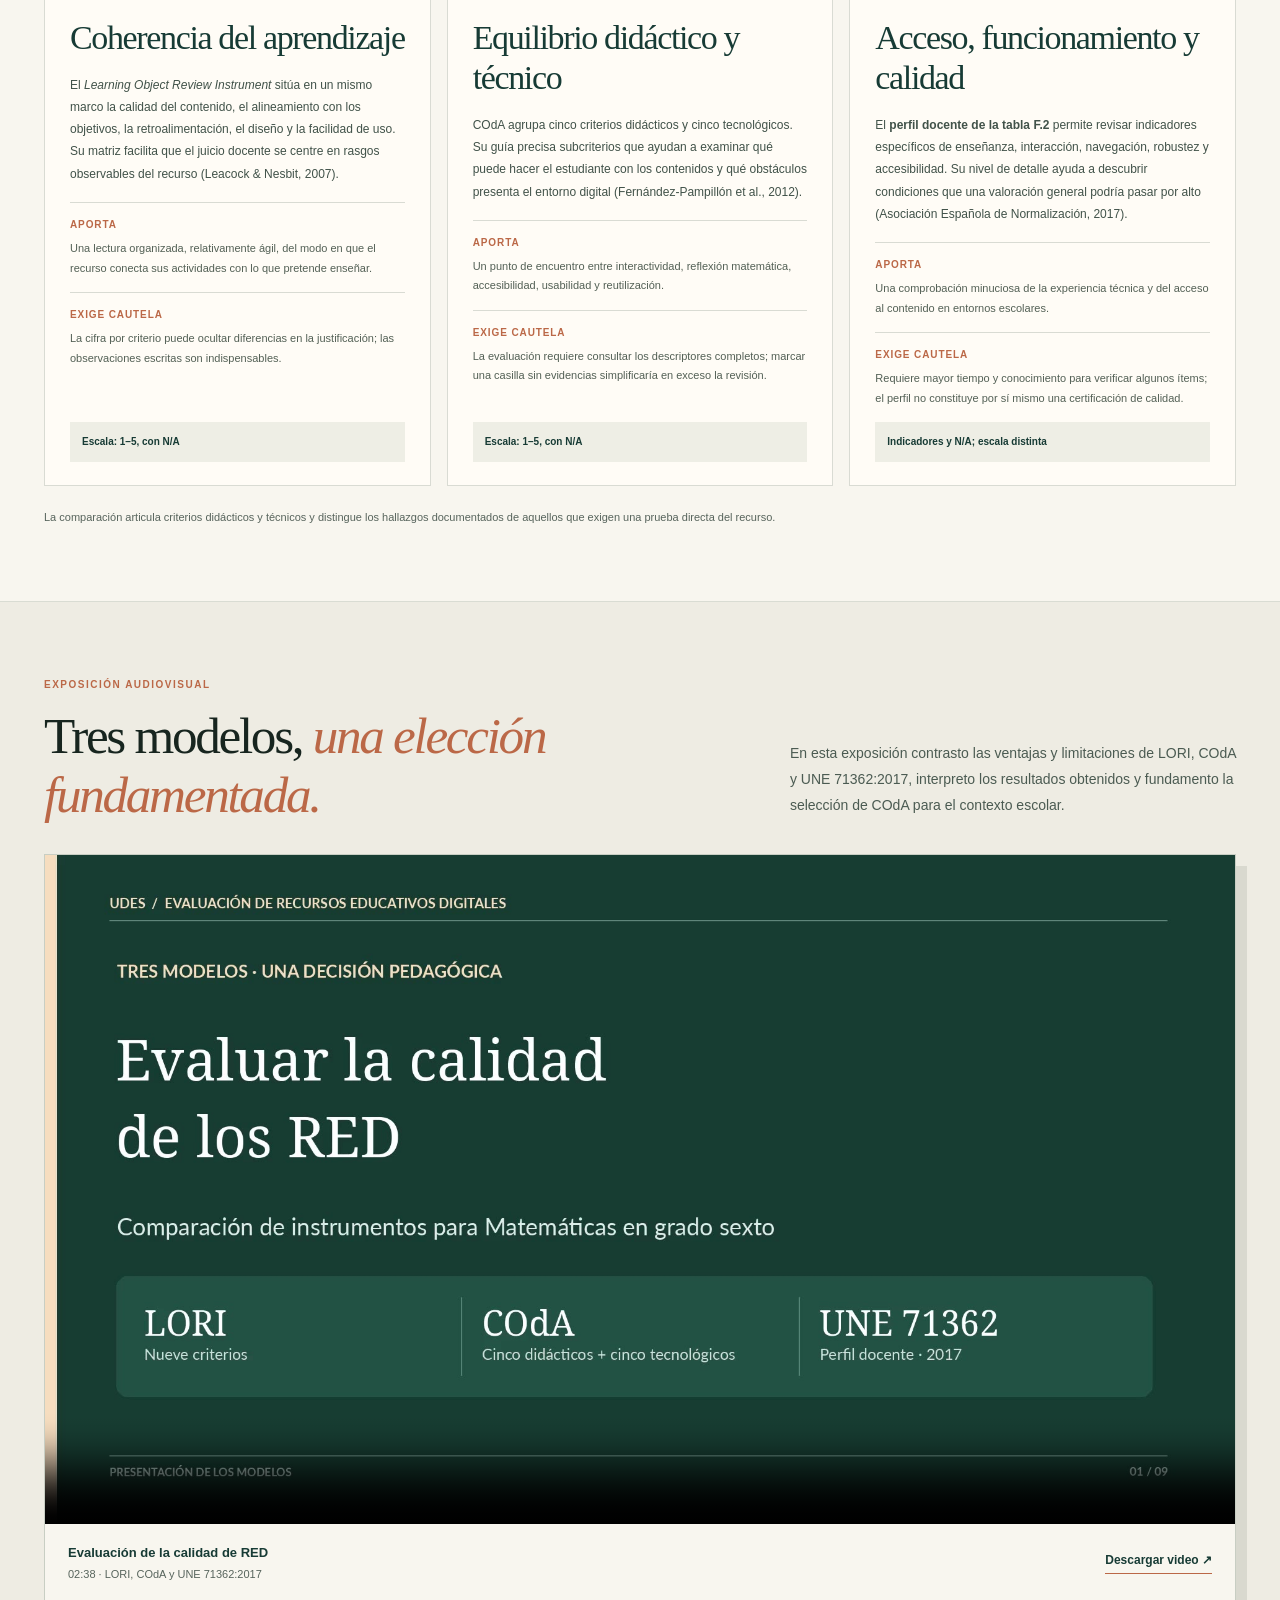
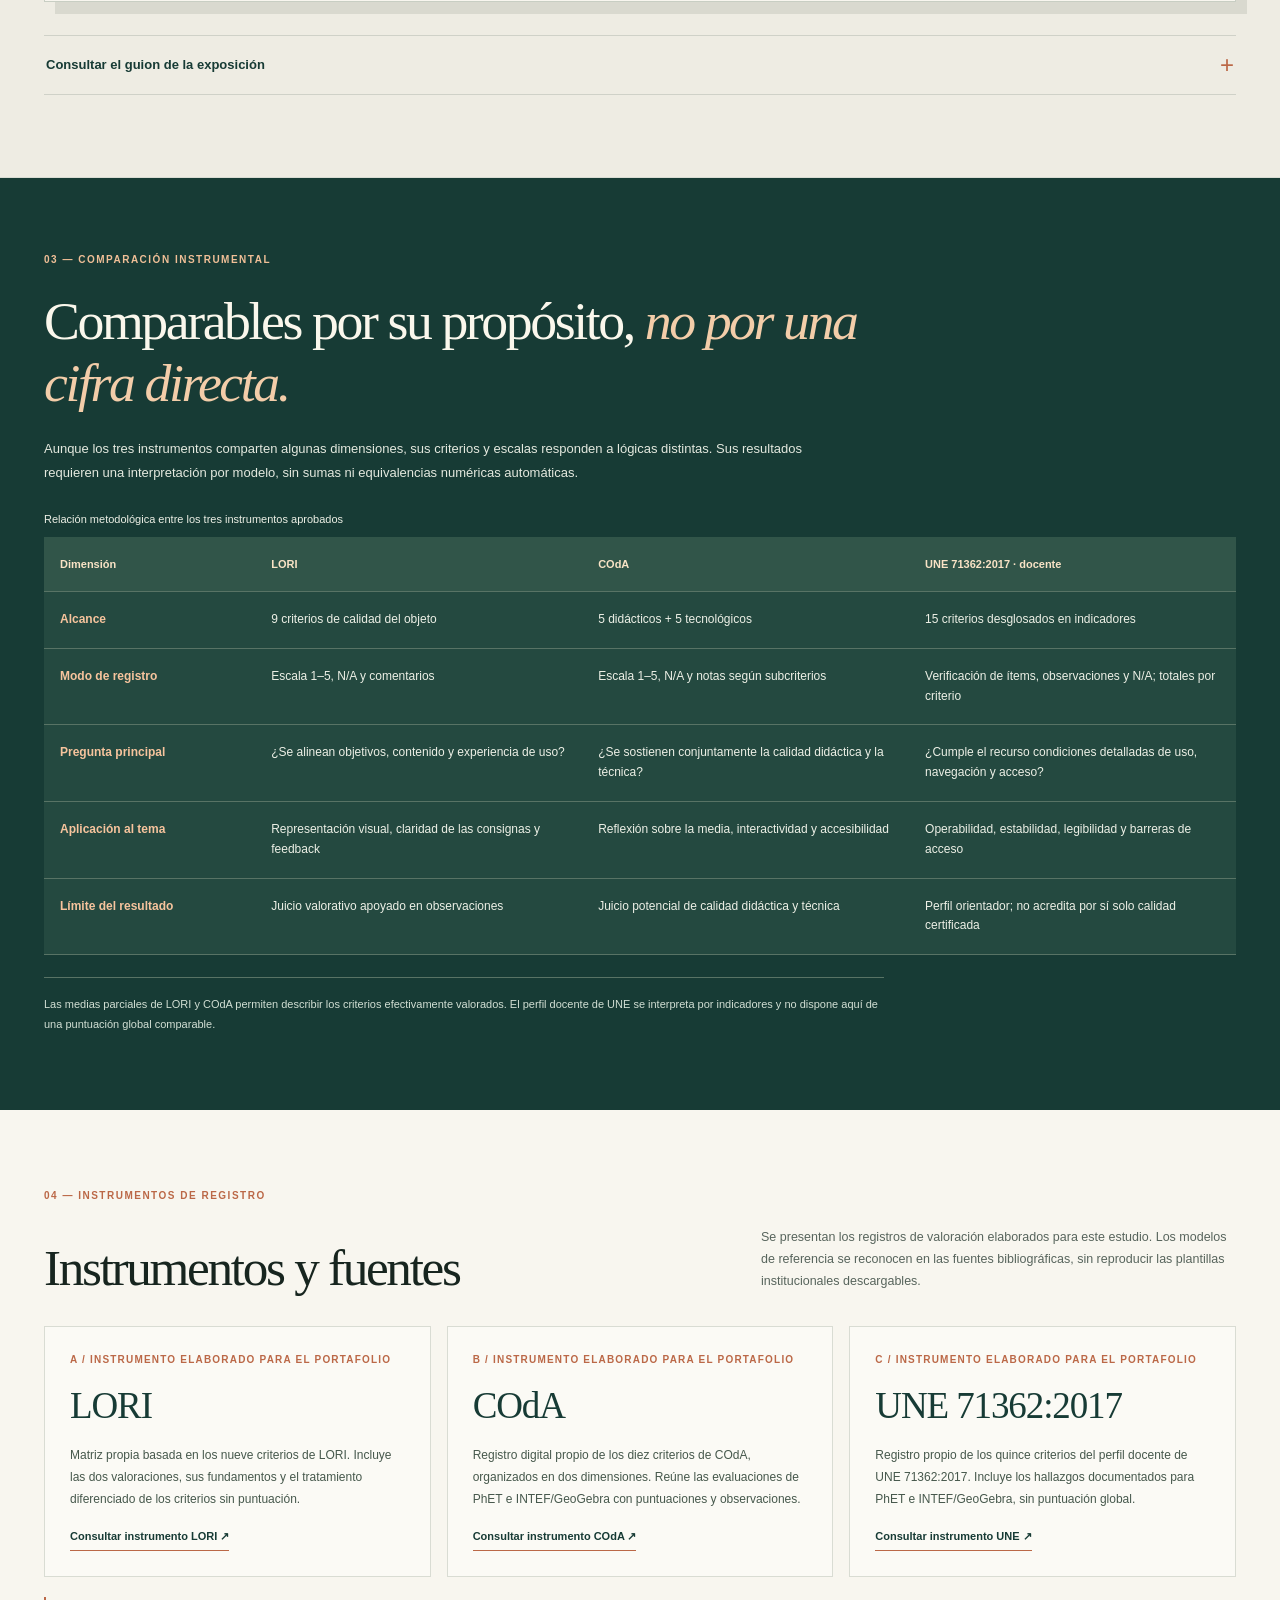
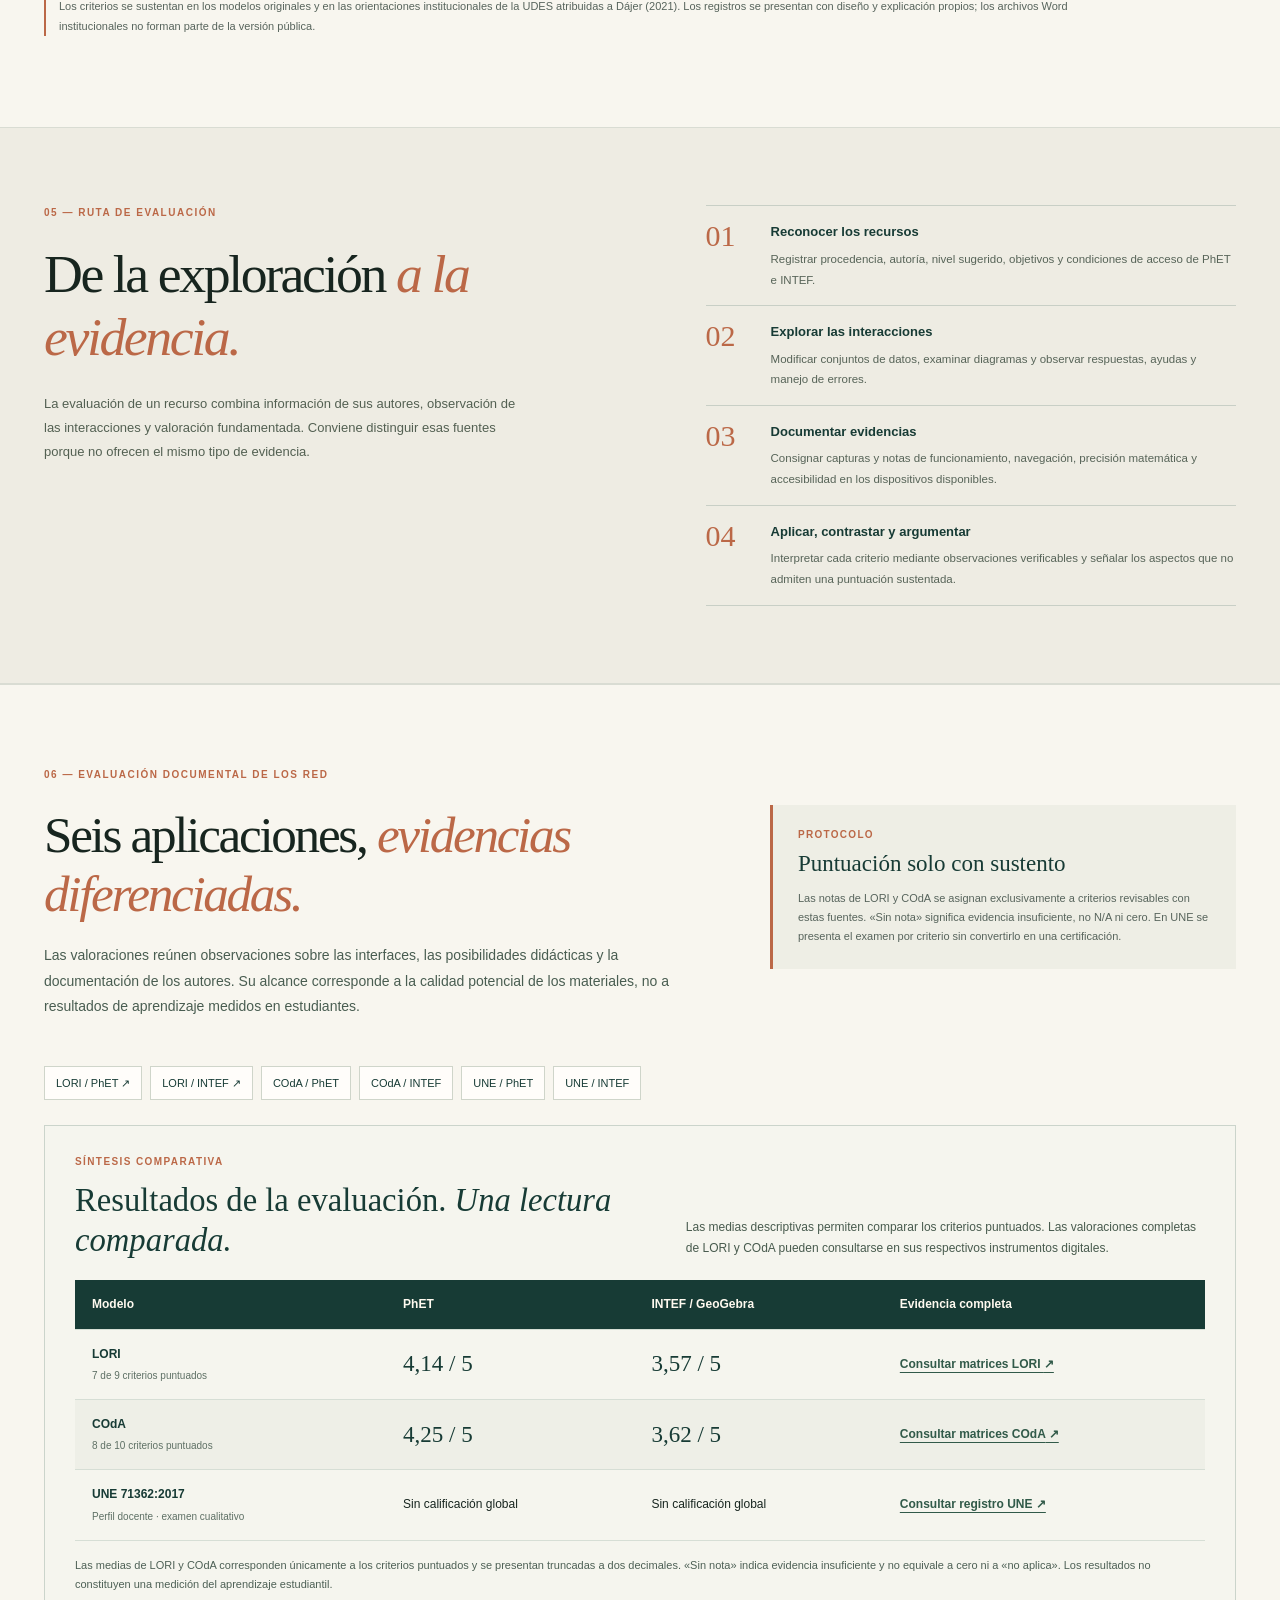
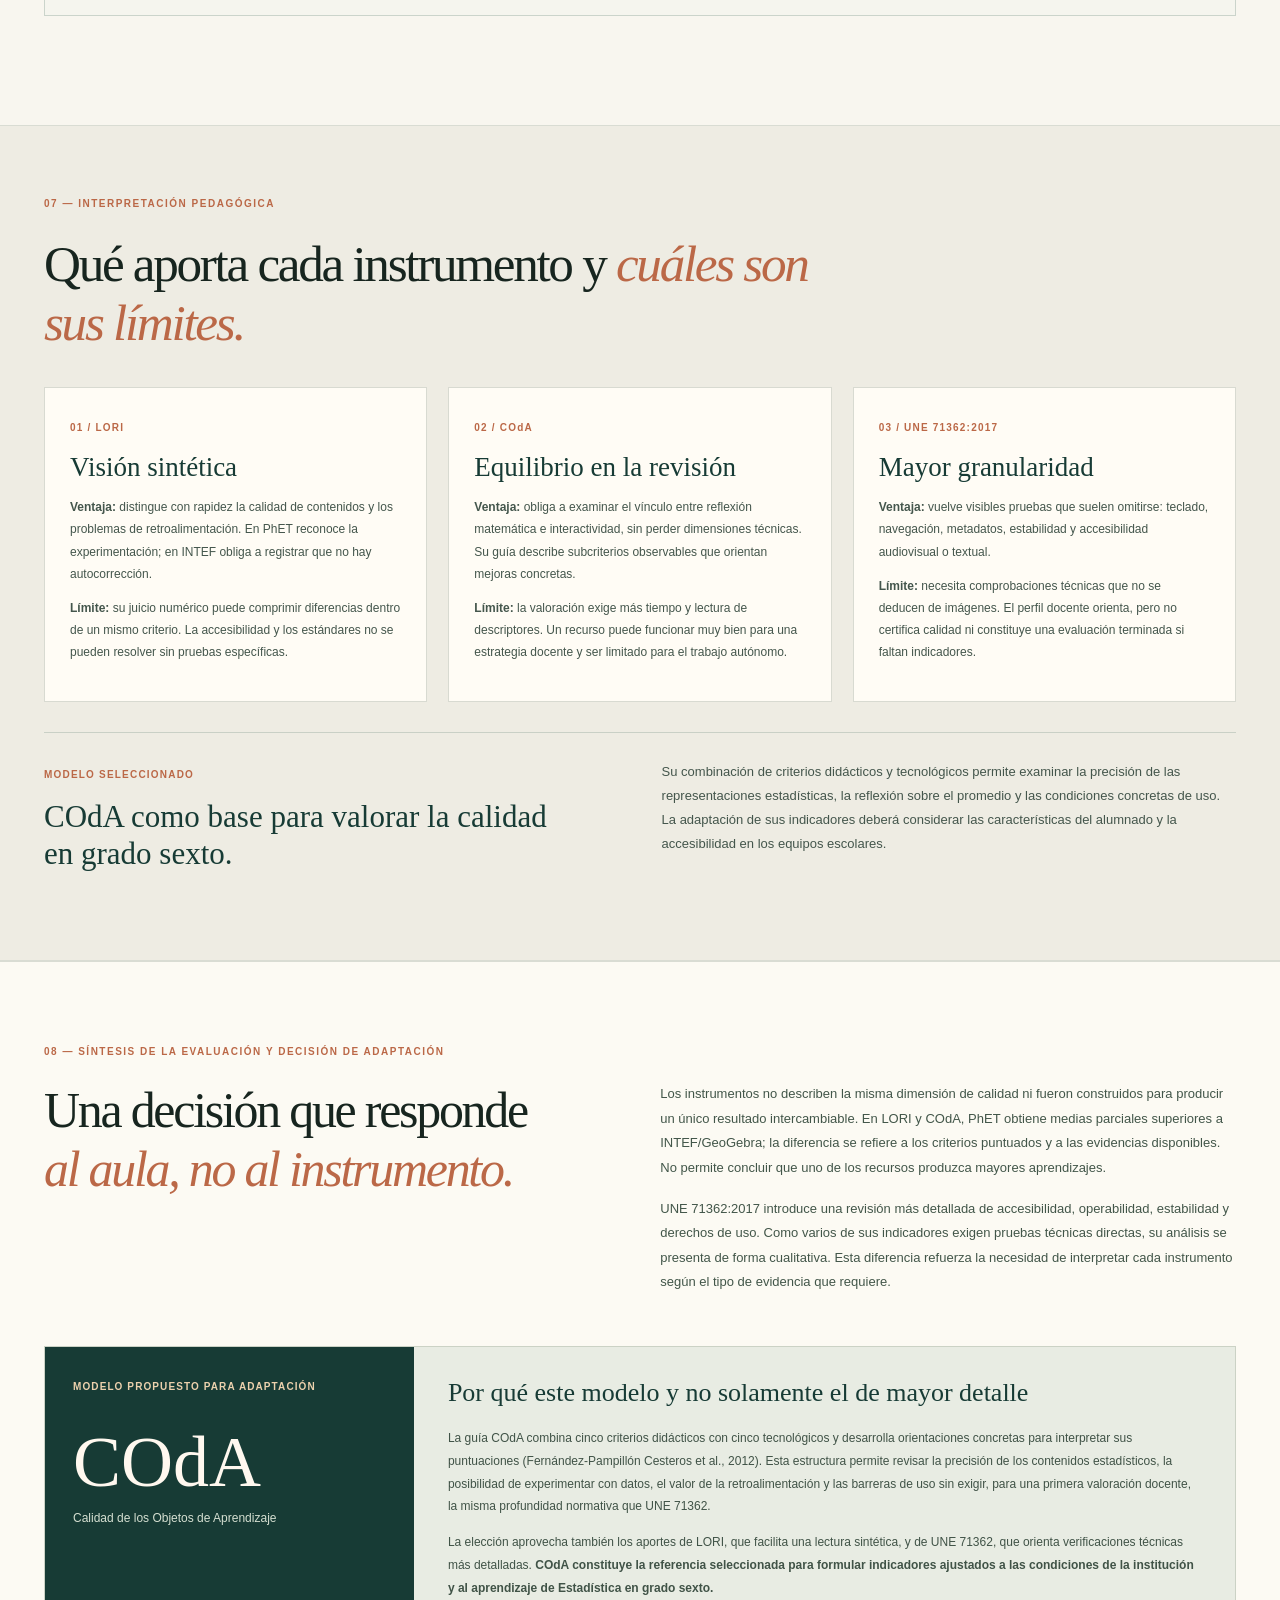
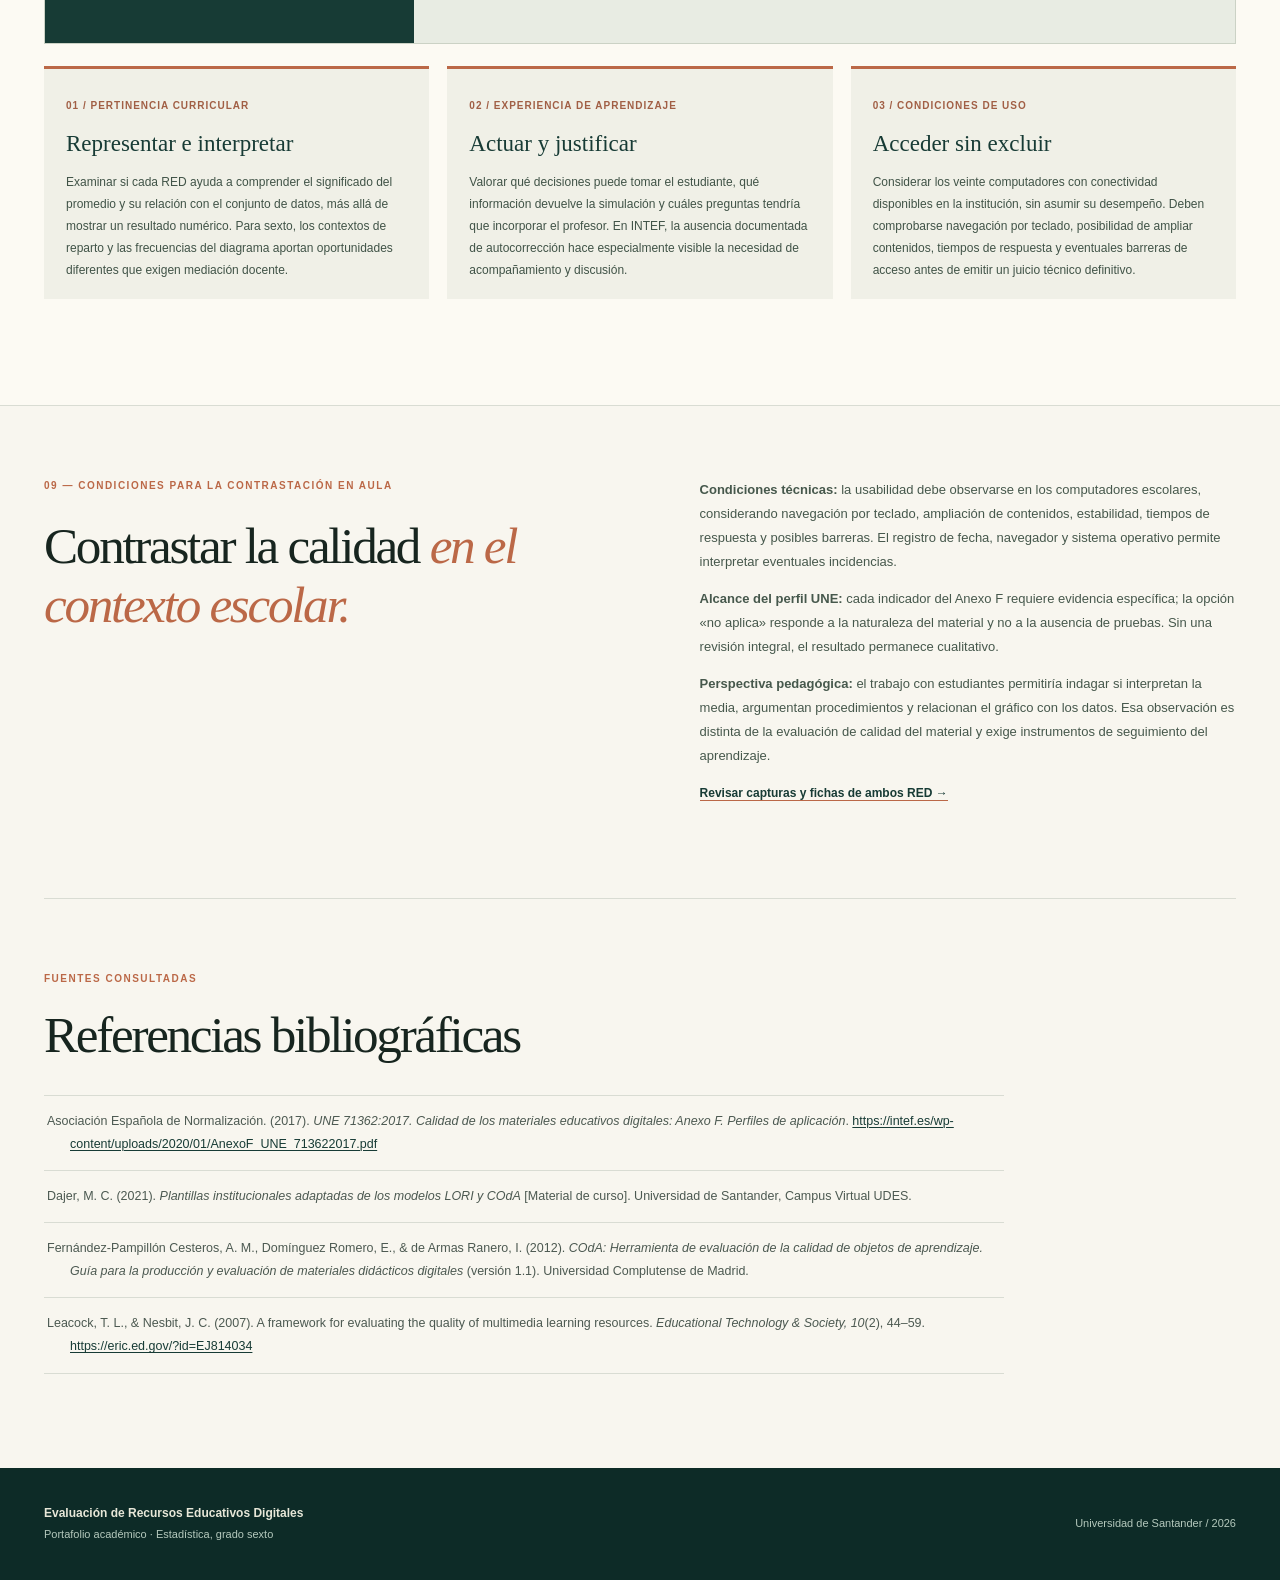
<file: seleccionando-modelos.html>
<!DOCTYPE html>

<html lang="es-CO">
<head>
<meta charset="utf-8"/>
<meta content="width=device-width, initial-scale=1" name="viewport"/>
<meta content="Selección académica y metodológica de LORI, COdA y UNE 71362:2017 para evaluar dos RED de media aritmética en grado sexto." name="description"/>
<meta content="John Fernando Vergara Arroyo" name="author"/>
<meta content="#173b35" name="theme-color"/>
<title>Seleccionando modelos | Portafolio UDES</title>
<link href="assets/styles.css" rel="stylesheet"/>
</head>
<body>
<a class="skip-link" href="#contenido">Ir al contenido principal</a>
<header class="site-header">
<div class="header-inner frame">
<a aria-label="Ir al inicio del portafolio" class="brand" href="index.html"><img alt="Logotipo oficial completo de la Universidad de Santander" class="brand-logo" height="80" src="assets/udes-logo-principal.svg" width="279"/></a>
<span class="header-identifier">PORTAFOLIO ACADÉMICO <span aria-hidden="true">/</span> 2026</span>
</div>
<nav aria-label="Navegación principal" class="main-nav"><div class="frame nav-inner">
<a class="nav-item" href="index.html"><span class="nav-count">01</span> Inicio</a>
<a class="nav-item active" href="modelos.html"><span class="nav-count">02</span> Modelos de evaluación y RED</a>
<a class="nav-item" href="rediseno.html"><span class="nav-count">03</span> Rediseño</a>
<a class="nav-item" href="aplicacion-modelo.html"><span class="nav-count">04</span> Aplicación de modelo de evaluación</a>
<a class="nav-item" href="referencias.html"><span class="nav-count">05</span> Referencias</a>
</div></nav>
<nav aria-label="Secciones de modelos de evaluación" class="sub-nav"><div class="frame sub-nav-inner">
<a href="modelos.html">Panorama de los seis modelos</a>
<a aria-current="page" href="seleccionando-modelos.html">2.1 · Seleccionando modelos</a>
<a href="recursos-educativos.html">2.2 · Recursos educativos digitales</a>
</div></nav>
</header>
<main id="contenido">
<section aria-labelledby="select-titulo" class="select-hero frame">
<div class="section-kicker">SUBPÁGINA 2.1 <span aria-hidden="true">/</span> DECISIÓN METODOLÓGICA</div>
<div class="select-hero-grid">
<div>
<h1 id="select-titulo">Seleccionar un modelo es decidir <em>qué mirar.</em></h1>
<p class="select-lead">Un mismo recurso puede ser preciso desde el punto de vista matemático y, sin embargo, ofrecer instrucciones poco claras, escasa retroalimentación o barreras de acceso. Ninguna de estas dimensiones debería quedar fuera de la decisión docente.</p>
</div>
<aside aria-label="Resumen de la selección" class="selection-plate">
<span class="plate-eyebrow">DISEÑO DEL ESTUDIO</span>
<div class="plate-numbers"><div><strong>03</strong><span>instrumentos</span></div><span aria-hidden="true" class="plate-times">×</span><div><strong>02</strong><span>recursos</span></div></div>
<div class="plate-rule"></div>
<p><strong>06 evaluaciones</strong> de dos recursos para la enseñanza de la media aritmética.</p>
<p class="plate-small">Análisis de la calidad didáctica y tecnológica a partir de evidencias documentales.</p>
</aside>
</div>
</section>
<section aria-labelledby="racional-title" class="selection-rationale">
<div class="frame select-columns">
<div><div class="section-kicker">01 — CRITERIO DE SELECCIÓN</div><h2 id="racional-title">Tres perspectivas para <em>una misma decisión.</em></h2></div>
<div class="selection-prose">
<p>La elección de <strong>LORI, COdA y UNE 71362:2017</strong> no responde únicamente a su reconocimiento académico. Los tres ofrecen pautas documentadas que permiten examinar recursos interactivos sin perder de vista su finalidad educativa. Además, LORI y COdA disponen de plantillas facilitadas por la UDES, mientras que el Instituto Nacional de Tecnologías Educativas y de Formación del Profesorado (INTEF) publica el perfil docente del Anexo F de UNE 71362:2017.</p>
<p>Para grado sexto, este contraste permite mirar más allá de la respuesta numérica. Interesa que el estudiante relacione el diagrama con los datos, modifique cantidades, explique por qué cambia el promedio y reconozca el error como parte del aprendizaje. Las condiciones de navegación y acceso también tienen valor pedagógico, especialmente al trabajar con los 20 computadores disponibles en la institución.</p>
<p>Los tres modelos ofrecen <strong>miradas complementarias</strong> sobre los materiales digitales: qué enseñan, cómo propician la interacción y bajo qué condiciones pueden utilizarse. Sus puntuaciones describen cualidades observables, pero no miden por sí mismas los aprendizajes alcanzados por los estudiantes.</p>
</div>
</div>
</section>
<section aria-labelledby="sel-tres" class="selection-models frame">
<div class="section-kicker">02 — TRES INSTRUMENTOS SELECCIONADOS</div>
<div class="selection-heading"><h2 id="sel-tres">Razones para elegirlos</h2><p>La utilidad de cada instrumento depende de la pregunta que permite formular y de lo que puede dejar sin explicar.</p></div>
<div class="selection-cards">
<article class="selection-card" id="instrumento-lori">
<div class="selection-card-top"><span>01 / LORI</span><span class="selection-mark">09 criterios</span></div>
<h3>Coherencia del aprendizaje</h3>
<p>El <em>Learning Object Review Instrument</em> sitúa en un mismo marco la calidad del contenido, el alineamiento con los objetivos, la retroalimentación, el diseño y la facilidad de uso. Su matriz facilita que el juicio docente se centre en rasgos observables del recurso (Leacock &amp; Nesbit, 2007).</p>
<div class="selection-criterion"><b>Aporta</b><span>Una lectura organizada, relativamente ágil, del modo en que el recurso conecta sus actividades con lo que pretende enseñar.</span></div>
<div class="selection-criterion"><b>Exige cautela</b><span>La cifra por criterio puede ocultar diferencias en la justificación; las observaciones escritas son indispensables.</span></div>
<div class="selection-tag">Escala: 1–5, con N/A</div>
</article>
<article class="selection-card" id="instrumento-coda">
<div class="selection-card-top"><span>02 / COdA</span><span class="selection-mark">10 criterios</span></div>
<h3>Equilibrio didáctico y técnico</h3>
<p>COdA agrupa cinco criterios didácticos y cinco tecnológicos. Su guía precisa subcriterios que ayudan a examinar qué puede hacer el estudiante con los contenidos y qué obstáculos presenta el entorno digital (Fernández-Pampillón et al., 2012).</p>
<div class="selection-criterion"><b>Aporta</b><span>Un punto de encuentro entre interactividad, reflexión matemática, accesibilidad, usabilidad y reutilización.</span></div>
<div class="selection-criterion"><b>Exige cautela</b><span>La evaluación requiere consultar los descriptores completos; marcar una casilla sin evidencias simplificaría en exceso la revisión.</span></div>
<div class="selection-tag">Escala: 1–5, con N/A</div>
</article>
<article class="selection-card" id="instrumento-une">
<div class="selection-card-top"><span>03 / UNE 71362:2017</span><span class="selection-mark">15 criterios</span></div>
<h3>Acceso, funcionamiento y calidad</h3>
<p>El <strong>perfil docente de la tabla F.2</strong> permite revisar indicadores específicos de enseñanza, interacción, navegación, robustez y accesibilidad. Su nivel de detalle ayuda a descubrir condiciones que una valoración general podría pasar por alto (Asociación Española de Normalización, 2017).</p>
<div class="selection-criterion"><b>Aporta</b><span>Una comprobación minuciosa de la experiencia técnica y del acceso al contenido en entornos escolares.</span></div>
<div class="selection-criterion"><b>Exige cautela</b><span>Requiere mayor tiempo y conocimiento para verificar algunos ítems; el perfil no constituye por sí mismo una certificación de calidad.</span></div>
<div class="selection-tag">Indicadores y N/A; escala distinta</div>
</article>
</div>
<p class="selection-footnote">La comparación articula criterios didácticos y técnicos y distingue los hallazgos documentados de aquellos que exigen una prueba directa del recurso.</p>
</section>
<section aria-labelledby="video-title" class="selection-video" id="exposicion-audiovisual">
<div class="frame">
<div class="selection-video-header">
<div>
<div class="section-kicker">EXPOSICIÓN AUDIOVISUAL</div>
<h2 id="video-title">Tres modelos, <em>una elección fundamentada.</em></h2>
</div>
<p>En esta exposición contrasto las ventajas y limitaciones de LORI, COdA y UNE 71362:2017, interpreto los resultados obtenidos y fundamento la selección de COdA para el contexto escolar.</p>
</div>
<figure class="selection-video-figure">
<video aria-label="Exposición académica sobre los modelos LORI, COdA y UNE 71362:2017" class="selection-video-player" controls="" playsinline="" poster="assets/video/portada-video-modelos.jpg" preload="metadata">
<source src="assets/video/modelos-evaluacion-red-jfer.mp4" type="video/mp4"/>
        Su navegador no puede reproducir este video. <a href="assets/video/modelos-evaluacion-red-jfer.mp4">Abrir el archivo MP4</a>.
      </video>
<figcaption>
<span><strong>Evaluación de la calidad de RED</strong> <span class="selection-video-meta">02:38 · LORI, COdA y UNE 71362:2017</span></span>
<a download="Video_UDES_Modelos_Evaluacion_RED.mp4" href="assets/video/modelos-evaluacion-red-jfer.mp4">Descargar video <span aria-hidden="true">↗</span></a>
</figcaption>
</figure>
<details class="selection-video-script">
<summary>Consultar el guion de la exposición <span aria-hidden="true">+</span></summary>
<div class="selection-video-script-body">
<p>En este trabajo analicé tres modelos de evaluación de calidad de recursos educativos digitales: LORI, COdA y UNE 71362, en su versión de 2017. Mi propósito fue comparar sus posibilidades y determinar cuál podría adaptarse mejor al contexto de Matemáticas en grado sexto.</p>
<p>LORI organiza la valoración en nueve criterios. Su principal ventaja es ofrecer una visión clara y relativamente ágil de la calidad de un recurso. Su limitación es que algunos criterios son amplios y requieren verificaciones adicionales para fundamentar ciertas calificaciones.</p>
<p>COdA incluye cinco criterios didácticos y cinco tecnológicos. Su fortaleza consiste en integrar la calidad pedagógica con aspectos como la interacción y la usabilidad. Como dificultad, su aplicación demanda evidencias suficientes: no todos los indicadores pueden juzgarse únicamente mediante capturas de pantalla.</p>
<p>UNE 71362:2017 permite profundizar en aspectos de accesibilidad, navegación y funcionamiento. Es útil para reconocer posibles barreras de uso, pero su revisión requiere comprobaciones técnicas especializadas. Aplicar parcialmente el perfil docente no equivale a certificar un recurso.</p>
<p>Apliqué estos modelos a dos recursos sobre media aritmética: Media: Distribuye y Equilibra, de PhET, y Explorando la media aritmética, de INTEF y GeoGebra.</p>
<p>En LORI, las medias de los criterios puntuados fueron cuatro coma catorce para PhET y tres coma cincuenta y siete para INTEF, sobre cinco. Con COdA fueron cuatro coma veinticinco y tres coma sesenta y dos, respectivamente. La revisión de UNE fue cualitativa, sin calificación global.</p>
<p>Los resultados parciales favorecen a PhET en los aspectos examinados. No obstante, ambos recursos ofrecen posibilidades didácticas diferentes y todavía requieren comprobaciones técnicas; estas valoraciones no demuestran mejoras en el rendimiento estudiantil.</p>
<p>Seleccioné COdA como base para una futura adaptación a sexto grado porque permite considerar conjuntamente los objetivos de aprendizaje y las condiciones tecnológicas de la institución. Así, la evaluación puede orientar decisiones pedagógicas fundamentadas, y no limitarse a asignar una puntuación.</p>
</div>
</details>
</div>
</section>
<section aria-labelledby="comparacion-titulo" class="comparison-section"><div class="frame">
<div class="section-kicker">03 — COMPARACIÓN INSTRUMENTAL</div>
<h2 id="comparacion-titulo">Comparables por su propósito, <em>no por una cifra directa.</em></h2>
<p class="table-intro">Aunque los tres instrumentos comparten algunas dimensiones, sus criterios y escalas responden a lógicas distintas. Sus resultados requieren una interpretación por modelo, sin sumas ni equivalencias numéricas automáticas.</p>
<div class="comparison-scroll"><table class="comparison-table">
<caption>Relación metodológica entre los tres instrumentos aprobados</caption>
<thead><tr><th scope="col">Dimensión</th><th scope="col">LORI</th><th scope="col">COdA</th><th scope="col">UNE 71362:2017 · docente</th></tr></thead>
<tbody>
<tr><th scope="row">Alcance</th><td>9 criterios de calidad del objeto</td><td>5 didácticos + 5 tecnológicos</td><td>15 criterios desglosados en indicadores</td></tr>
<tr><th scope="row">Modo de registro</th><td>Escala 1–5, N/A y comentarios</td><td>Escala 1–5, N/A y notas según subcriterios</td><td>Verificación de ítems, observaciones y N/A; totales por criterio</td></tr>
<tr><th scope="row">Pregunta principal</th><td>¿Se alinean objetivos, contenido y experiencia de uso?</td><td>¿Se sostienen conjuntamente la calidad didáctica y la técnica?</td><td>¿Cumple el recurso condiciones detalladas de uso, navegación y acceso?</td></tr>
<tr><th scope="row">Aplicación al tema</th><td>Representación visual, claridad de las consignas y feedback</td><td>Reflexión sobre la media, interactividad y accesibilidad</td><td>Operabilidad, estabilidad, legibilidad y barreras de acceso</td></tr>
<tr><th scope="row">Límite del resultado</th><td>Juicio valorativo apoyado en observaciones</td><td>Juicio potencial de calidad didáctica y técnica</td><td>Perfil orientador; no acredita por sí solo calidad certificada</td></tr>
</tbody>
</table></div>
<p class="comparison-note">Las medias parciales de LORI y COdA permiten describir los criterios efectivamente valorados. El perfil docente de UNE se interpreta por indicadores y no dispone aquí de una puntuación global comparable.</p>
</div></section>
<section aria-labelledby="herramientas-titulo" class="tool-section frame">
<div class="section-kicker">04 — INSTRUMENTOS DE REGISTRO</div>
<div class="selection-heading"><h2 id="herramientas-titulo">Instrumentos y fuentes</h2><p>Se presentan los registros de valoración elaborados para este estudio. Los modelos de referencia se reconocen en las fuentes bibliográficas, sin reproducir las plantillas institucionales descargables.</p></div>
<div class="tool-grid">
<article class="tool-card"><div class="tool-card-id">A / INSTRUMENTO ELABORADO PARA EL PORTAFOLIO</div><h3>LORI</h3><p>Matriz propia basada en los nueve criterios de LORI. Incluye las dos valoraciones, sus fundamentos y el tratamiento diferenciado de los criterios sin puntuación.</p><a href="instrumento-lori.html">Consultar instrumento LORI<span aria-hidden="true"> ↗</span></a></article>
<article class="tool-card"><div class="tool-card-id">B / INSTRUMENTO ELABORADO PARA EL PORTAFOLIO</div><h3>COdA</h3><p>Registro digital propio de los diez criterios de COdA, organizados en dos dimensiones. Reúne las evaluaciones de PhET e INTEF/GeoGebra con puntuaciones y observaciones.</p><a href="instrumento-coda.html">Consultar instrumento COdA<span aria-hidden="true"> ↗</span></a></article>
<article class="tool-card"><div class="tool-card-id">C / INSTRUMENTO ELABORADO PARA EL PORTAFOLIO</div><h3>UNE 71362:2017</h3><p>Registro propio de los quince criterios del perfil docente de UNE 71362:2017. Incluye los hallazgos documentados para PhET e INTEF/GeoGebra, sin puntuación global.</p><a href="instrumento-une.html" rel="noopener noreferrer" target="_blank">Consultar instrumento UNE ↗</a></article>
</div>
<p class="permission-note">Los criterios se sustentan en los modelos originales y en las orientaciones institucionales de la UDES atribuidas a Dájer (2021). Los registros se presentan con diseño y explicación propios; los archivos Word institucionales no forman parte de la versión pública.</p>
</section>
<section aria-labelledby="protocolo-title" class="test-protocol"><div class="frame protocol-grid">
<div><div class="section-kicker">05 — RUTA DE EVALUACIÓN</div><h2 id="protocolo-title">De la exploración <em>a la evidencia.</em></h2><p>La evaluación de un recurso combina información de sus autores, observación de las interacciones y valoración fundamentada. Conviene distinguir esas fuentes porque no ofrecen el mismo tipo de evidencia.</p></div>
<ol class="protocol-steps">
<li><span>01</span><div><h3>Reconocer los recursos</h3><p>Registrar procedencia, autoría, nivel sugerido, objetivos y condiciones de acceso de PhET e INTEF.</p></div></li>
<li><span>02</span><div><h3>Explorar las interacciones</h3><p>Modificar conjuntos de datos, examinar diagramas y observar respuestas, ayudas y manejo de errores.</p></div></li>
<li><span>03</span><div><h3>Documentar evidencias</h3><p>Consignar capturas y notas de funcionamiento, navegación, precisión matemática y accesibilidad en los dispositivos disponibles.</p></div></li>
<li><span>04</span><div><h3>Aplicar, contrastar y argumentar</h3><p>Interpretar cada criterio mediante observaciones verificables y señalar los aspectos que no admiten una puntuación sustentada.</p></div></li>
</ol>
</div></section>
<section aria-labelledby="eva-titulo" class="eva-outcomes"><div class="frame">
<div class="section-kicker">06 — EVALUACIÓN DOCUMENTAL DE LOS RED</div>
<div class="eva-heading"><div><h2 id="eva-titulo">Seis aplicaciones, <em>evidencias diferenciadas.</em></h2><p>Las valoraciones reúnen observaciones sobre las interfaces, las posibilidades didácticas y la documentación de los autores. Su alcance corresponde a la calidad potencial de los materiales, no a resultados de aprendizaje medidos en estudiantes.</p></div>
<div class="eva-method-note"><span>PROTOCOLO</span><strong>Puntuación solo con sustento</strong><p>Las notas de LORI y COdA se asignan exclusivamente a criterios revisables con estas fuentes. «Sin nota» significa evidencia insuficiente, no N/A ni cero. En UNE se presenta el examen por criterio sin convertirlo en una certificación.</p></div></div>
<div class="eva-pillrow"><a href="instrumento-lori.html#lori-phet">LORI / PhET ↗</a><a href="instrumento-lori.html#lori-intef">LORI / INTEF ↗</a><a href="instrumento-coda.html#coda-phet">COdA / PhET</a><a href="instrumento-coda.html#coda-intef">COdA / INTEF</a><a href="instrumento-une.html#une-phet">UNE / PhET</a><a href="instrumento-une.html#une-intef">UNE / INTEF</a></div>
<section aria-labelledby="overview-title" class="eva-review-overview" id="eval-lori-resumen">
<div class="eva-review-overview-heading">
<div><span class="eva-overview-kicker">SÍNTESIS COMPARATIVA</span><h3 id="overview-title">Resultados de la evaluación. <em>Una lectura comparada.</em></h3></div>
<p>Las medias descriptivas permiten comparar los criterios puntuados. Las valoraciones completas de LORI y COdA pueden consultarse en sus respectivos instrumentos digitales.</p>
</div>
<div class="eva-overview-table-scroll">
<table class="eva-overview-table">
<caption>Resultados de los dos recursos según los tres modelos de calidad</caption>
<thead><tr><th scope="col">Modelo</th><th scope="col">PhET</th><th scope="col">INTEF / GeoGebra</th><th scope="col">Evidencia completa</th></tr></thead>
<tbody>
<tr><th scope="row">LORI <small>7 de 9 criterios puntuados</small></th><td data-label="PhET"><strong>4,14 / 5</strong></td><td data-label="INTEF / GeoGebra"><strong>3,57 / 5</strong></td><td data-label="Evidencia completa"><a href="instrumento-lori.html">Consultar matrices LORI <span aria-hidden="true">↗</span></a></td></tr>
<tr><th scope="row">COdA <small>8 de 10 criterios puntuados</small></th><td data-label="PhET"><strong>4,25 / 5</strong></td><td data-label="INTEF / GeoGebra"><strong>3,62 / 5</strong></td><td data-label="Evidencia completa"><a href="instrumento-coda.html#coda-phet">Consultar matrices COdA<span aria-hidden="true"> ↗</span></a></td></tr>
<tr><th scope="row">UNE 71362:2017 <small>Perfil docente · examen cualitativo</small></th><td data-label="PhET">Sin calificación global</td><td data-label="INTEF / GeoGebra">Sin calificación global</td><td data-label="Evidencia completa"><a href="instrumento-une.html#une-phet">Consultar registro UNE ↗</a></td></tr>
</tbody>
</table>
</div>
<p class="eva-overview-caution">Las medias de LORI y COdA corresponden únicamente a los criterios puntuados y se presentan truncadas a dos decimales. «Sin nota» indica evidencia insuficiente y no equivale a cero ni a «no aplica». Los resultados no constituyen una medición del aprendizaje estudiantil.</p>
</section>

</div></section>
<section aria-labelledby="eva-contras" class="eva-discussion"><div class="frame">
<div class="section-kicker">07 — INTERPRETACIÓN PEDAGÓGICA</div><h2 id="eva-contras">Qué aporta cada instrumento y <em>cuáles son sus límites.</em></h2>
<div class="eva-discussion-grid">
<article><span>01 / LORI</span><h3>Visión sintética</h3><p><b>Ventaja:</b> distingue con rapidez la calidad de contenidos y los problemas de retroalimentación. En PhET reconoce la experimentación; en INTEF obliga a registrar que no hay autocorrección.</p><p><b>Límite:</b> su juicio numérico puede comprimir diferencias dentro de un mismo criterio. La accesibilidad y los estándares no se pueden resolver sin pruebas específicas.</p></article>
<article><span>02 / COdA</span><h3>Equilibrio en la revisión</h3><p><b>Ventaja:</b> obliga a examinar el vínculo entre reflexión matemática e interactividad, sin perder dimensiones técnicas. Su guía describe subcriterios observables que orientan mejoras concretas.</p><p><b>Límite:</b> la valoración exige más tiempo y lectura de descriptores. Un recurso puede funcionar muy bien para una estrategia docente y ser limitado para el trabajo autónomo.</p></article>
<article><span>03 / UNE 71362:2017</span><h3>Mayor granularidad</h3><p><b>Ventaja:</b> vuelve visibles pruebas que suelen omitirse: teclado, navegación, metadatos, estabilidad y accesibilidad audiovisual o textual.</p><p><b>Límite:</b> necesita comprobaciones técnicas que no se deducen de imágenes. El perfil docente orienta, pero no certifica calidad ni constituye una evaluación terminada si faltan indicadores.</p></article>
</div>
<div class="eva-decision"><div><span>MODELO SELECCIONADO</span><h3>COdA como base para valorar la calidad en grado sexto.</h3></div><p>Su combinación de criterios didácticos y tecnológicos permite examinar la precisión de las representaciones estadísticas, la reflexión sobre el promedio y las condiciones concretas de uso. La adaptación de sus indicadores deberá considerar las características del alumnado y la accesibilidad en los equipos escolares.</p></div>
</div></section>
<section aria-labelledby="cierre-titulo" class="closure-section">
<div class="frame">
<div class="section-kicker">08 — SÍNTESIS DE LA EVALUACIÓN Y DECISIÓN DE ADAPTACIÓN</div>
<div class="closure-lead">
<div><h2 id="cierre-titulo">Una decisión que responde <em>al aula, no al instrumento.</em></h2></div>
<div>
<p>Los instrumentos no describen la misma dimensión de calidad ni fueron construidos para producir un único resultado intercambiable. En LORI y COdA, PhET obtiene medias parciales superiores a INTEF/GeoGebra; la diferencia se refiere a los criterios puntuados y a las evidencias disponibles. No permite concluir que uno de los recursos produzca mayores aprendizajes.</p>
<p>UNE 71362:2017 introduce una revisión más detallada de accesibilidad, operabilidad, estabilidad y derechos de uso. Como varios de sus indicadores exigen pruebas técnicas directas, su análisis se presenta de forma cualitativa. Esta diferencia refuerza la necesidad de interpretar cada instrumento según el tipo de evidencia que requiere.</p>
</div>
</div>
<div class="closure-focus">
<div class="closure-focus-label"><span>MODELO PROPUESTO PARA ADAPTACIÓN</span><h3>COdA</h3><p>Calidad de los Objetos de Aprendizaje</p></div>
<div class="closure-focus-rationale">
<h3>Por qué este modelo y no solamente el de mayor detalle</h3>
<p>La guía COdA combina cinco criterios didácticos con cinco tecnológicos y desarrolla orientaciones concretas para interpretar sus puntuaciones (Fernández-Pampillón Cesteros et al., 2012). Esta estructura permite revisar la precisión de los contenidos estadísticos, la posibilidad de experimentar con datos, el valor de la retroalimentación y las barreras de uso sin exigir, para una primera valoración docente, la misma profundidad normativa que UNE 71362.</p>
<p>La elección aprovecha también los aportes de LORI, que facilita una lectura sintética, y de UNE 71362, que orienta verificaciones técnicas más detalladas. <strong>COdA constituye la referencia seleccionada para formular indicadores ajustados a las condiciones de la institución y al aprendizaje de Estadística en grado sexto.</strong></p>
</div>
</div>
<div class="closure-priorities">
<article><span>01 / PERTINENCIA CURRICULAR</span><h3>Representar e interpretar</h3><p>Examinar si cada RED ayuda a comprender el significado del promedio y su relación con el conjunto de datos, más allá de mostrar un resultado numérico. Para sexto, los contextos de reparto y las frecuencias del diagrama aportan oportunidades diferentes que exigen mediación docente.</p></article>
<article><span>02 / EXPERIENCIA DE APRENDIZAJE</span><h3>Actuar y justificar</h3><p>Valorar qué decisiones puede tomar el estudiante, qué información devuelve la simulación y cuáles preguntas tendría que incorporar el profesor. En INTEF, la ausencia documentada de autocorrección hace especialmente visible la necesidad de acompañamiento y discusión.</p></article>
<article><span>03 / CONDICIONES DE USO</span><h3>Acceder sin excluir</h3><p>Considerar los veinte computadores con conectividad disponibles en la institución, sin asumir su desempeño. Deben comprobarse navegación por teclado, posibilidad de ampliar contenidos, tiempos de respuesta y eventuales barreras de acceso antes de emitir un juicio técnico definitivo.</p></article>
</div>
</div>
</section>
<section aria-labelledby="eva-proxima" class="eva-pending"><div class="frame eva-pending-grid"><div><div class="section-kicker">09 — CONDICIONES PARA LA CONTRASTACIÓN EN AULA</div><h2 id="eva-proxima">Contrastar la calidad <em>en el contexto escolar.</em></h2></div>
<div><p><strong>Condiciones técnicas:</strong> la usabilidad debe observarse en los computadores escolares, considerando navegación por teclado, ampliación de contenidos, estabilidad, tiempos de respuesta y posibles barreras. El registro de fecha, navegador y sistema operativo permite interpretar eventuales incidencias.</p>
<p><strong>Alcance del perfil UNE:</strong> cada indicador del Anexo F requiere evidencia específica; la opción «no aplica» responde a la naturaleza del material y no a la ausencia de pruebas. Sin una revisión integral, el resultado permanece cualitativo.</p>
<p><strong>Perspectiva pedagógica:</strong> el trabajo con estudiantes permitiría indagar si interpretan la media, argumentan procedimientos y relacionan el gráfico con los datos. Esa observación es distinta de la evaluación de calidad del material y exige instrumentos de seguimiento del aprendizaje.</p>
<p><a class="eva-primary-link" href="recursos-educativos.html">Revisar capturas y fichas de ambos RED →</a></p></div>
</div></section>
<section aria-labelledby="fuentes-seleccion" class="portfolio-sources selection-sources frame">
<div class="section-kicker">FUENTES CONSULTADAS</div><h2 id="fuentes-seleccion">Referencias bibliográficas</h2>
<ol class="apa-references">
<li>Asociación Española de Normalización. (2017). <em>UNE 71362:2017. Calidad de los materiales educativos digitales: Anexo F. Perfiles de aplicación</em>. <a href="https://intef.es/wp-content/uploads/2020/01/AnexoF_UNE_713622017.pdf" rel="noopener noreferrer" target="_blank">https://intef.es/wp-content/uploads/2020/01/AnexoF_UNE_713622017.pdf</a></li>
<li>Dajer, M. C. (2021). <em>Plantillas institucionales adaptadas de los modelos LORI y COdA</em> [Material de curso]. Universidad de Santander, Campus Virtual UDES.</li>
<li>Fernández-Pampillón Cesteros, A. M., Domínguez Romero, E., &amp; de Armas Ranero, I. (2012). <em>COdA: Herramienta de evaluación de la calidad de objetos de aprendizaje. Guía para la producción y evaluación de materiales didácticos digitales</em> (versión 1.1). Universidad Complutense de Madrid.</li>
<li>Leacock, T. L., &amp; Nesbit, J. C. (2007). A framework for evaluating the quality of multimedia learning resources. <em>Educational Technology &amp; Society, 10</em>(2), 44–59. <a href="https://eric.ed.gov/?id=EJ814034" rel="noopener noreferrer" target="_blank">https://eric.ed.gov/?id=EJ814034</a></li>
</ol>
</section>
</main>
<footer class="site-footer"><div class="frame footer-inner"><div><strong>Evaluación de Recursos Educativos Digitales</strong><span>Portafolio académico · Estadística, grado sexto</span></div><span>Universidad de Santander / 2026</span></div></footer>
</body>
</html>
</file>
<file: assets/styles.css>
/*
  Portafolio académico — Etapa 01: página Inicio.
  Sistema visual editorial; sin dependencias externas ni fuentes descargadas.
  Las secciones aún no desarrolladas figuran desactivadas deliberadamente.
*/
:root{--forest:#173b35;--forest-deep:#0d2b27;--ink:#17251f;--mute:#57645c;--paper:#f8f6ef;--cream:#eeece3;--line:#d9dcd3;--ochre:#bb6847;--mint:#a9c9b7;--warm:#f2c79d}
*{box-sizing:border-box}
html{scroll-behavior:smooth}
body{margin:0;background:var(--paper);color:var(--ink);font-family:"Segoe UI",Arial,Helvetica,sans-serif;-webkit-font-smoothing:antialiased;line-height:1.65}
a{color:inherit}
a:focus-visible{outline:3px solid var(--ochre);outline-offset:4px}
.frame{width:min(1260px,calc(100% - 88px));margin:0 auto}
.skip-link{position:absolute;left:20px;top:-80px;z-index:20;padding:10px 15px;background:white;color:black}
.skip-link:focus{top:12px}
.site-header{background:var(--paper)}
.header-inner{display:flex;align-items:center;justify-content:space-between;gap:24px;min-height:116px}
.brand{display:flex;gap:15px;text-decoration:none;align-items:center}
.brand-logo{display:block;width:auto;height:80px;max-width:min(100%, 300px);object-fit:contain}
.header-identifier{font-size:10px;letter-spacing:.14em;color:var(--mute);font-weight:700;white-space:nowrap}
.header-identifier span{padding:0 8px;color:var(--ochre)}
.main-nav{border-top:1px solid var(--line);border-bottom:1px solid var(--line)}
.nav-inner{display:flex;align-items:stretch;gap:30px;overflow-x:auto;scrollbar-width:thin}
.nav-item{display:inline-flex;align-items:center;gap:7px;white-space:nowrap;text-decoration:none;border-bottom:2px solid transparent;padding:16px 0 15px;font-size:12px;font-weight:650;letter-spacing:.005em}
.nav-item.active{border-color:var(--ochre);color:var(--forest)}
.nav-item.pending{color:#8e948c;cursor:default}
.nav-count{font-size:10px;color:var(--ochre);font-variant-numeric:tabular-nums}
.pending .nav-count{color:#b0b5ac}
.hero{display:grid;grid-template-columns:minmax(0,1.17fr) minmax(0,.83fr);gap:min(7vw,90px);align-items:center;padding-top:104px;padding-bottom:117px}
.hero-copy{max-width:705px}
.eyebrow,.section-kicker{display:flex;gap:11px;align-items:center;font-size:10px;font-weight:800;letter-spacing:.15em;line-height:1.6;color:var(--forest)}
.eyebrow-line{height:2px;width:26px;background:var(--ochre);flex:none}
.middle-dot{color:var(--ochre)}
h1,h2,h3,p{margin-top:0}
h1,h2{font-family:Georgia,"Times New Roman",serif;font-weight:500;letter-spacing:-.045em}
h1{font-size:clamp(62px,6.9vw,106px);line-height:1.035;margin:30px 0 27px;max-width:700px}
h1 em,h2 em{font-style:italic;color:var(--ochre)}
.hero-subtitle{font-size:19px;line-height:1.5;max-width:600px;margin-bottom:22px}
.hero-subtitle strong{font-weight:650}
.hero-explanation{font-size:14px;line-height:1.9;color:var(--mute);max-width:578px;margin-bottom:27px}
.text-link{display:inline-flex;gap:20px;align-items:center;font-size:12px;font-weight:750;text-decoration:none;border-bottom:1px solid var(--ochre);padding-bottom:6px;color:var(--forest)}
.text-link span{font-size:18px;color:var(--ochre)}
.hero-aside{padding-top:13px}
.study-panel{background:var(--forest);color:#f6f3e8;min-height:420px;padding:29px 32px 23px;box-shadow:17px 18px 0 #e7e2d6}
.panel-head,.panel-foot{display:flex;justify-content:space-between;gap:12px;font-size:10px;letter-spacing:.13em;font-weight:700}
.panel-head{color:#dce9dc}
.panel-foot{color:#bbccbf;letter-spacing:.015em;font-size:11px;font-weight:450;border-top:1px solid #497064;padding-top:16px;margin-top:26px}
.line-art{margin:27px 0 18px}
.line-art svg{display:block;max-width:100%;height:auto}
.panel-heading{font-family:Georgia,"Times New Roman",serif;font-size:24px;letter-spacing:-.025em;display:flex;align-items:center;gap:12px;line-height:1.2}
.tiny-square{width:7px;height:7px;background:var(--warm);flex:none}
.study-panel p{color:#e0e9e1;font-size:12px;line-height:1.75;margin:13px 0 0;max-width:340px}
.micro-note{font-size:12px;color:var(--mute);display:flex;align-items:baseline;gap:9px;margin:36px 0 0 10px;line-height:1.5}
.micro-note strong{color:var(--ink)}
.micro-dot{height:7px;width:7px;border-radius:50%;background:var(--ochre);flex:none}
.focus-section{background:var(--cream);padding:90px 0 86px;border-top:1px solid var(--line);border-bottom:1px solid var(--line)}
.section-kicker{color:var(--ochre);margin-bottom:22px}
.focus-grid{display:grid;grid-template-columns:1fr 1fr;gap:12%;align-items:start}
h2{font-size:clamp(35px,4vw,57px);line-height:1.16;margin-bottom:0;max-width:525px}
.section-copy{padding-top:3px}
.section-copy p{font-size:14px;line-height:1.87;color:#485950;margin:0 0 15px}
.section-copy strong{color:var(--forest)}
.facts{display:grid;grid-template-columns:repeat(4,1fr);gap:0;margin-top:63px;border-top:1px solid #cfd1c8}
.fact{padding:23px 24px 5px 0;display:flex;flex-direction:column;gap:7px;border-right:1px solid #cfd1c8;min-height:122px}
.fact:not(:first-child){padding-left:26px}
.fact:last-child{border:0}
.fact-number{font:normal 47px/1 Georgia,"Times New Roman",serif;color:var(--forest);letter-spacing:-.04em}
.fact-label{font-size:11px;line-height:1.5;color:var(--mute);max-width:180px}
.credits-section{padding-top:93px;padding-bottom:105px}
.credits-section h2{font-size:clamp(35px,3.6vw,52px);margin-bottom:35px}
.credits-grid{display:grid;grid-template-columns:1fr 1fr;gap:72px}
.credit-list{margin:0}
.credit-list div{padding:15px 0;display:grid;grid-template-columns:155px 1fr;gap:14px;border-top:1px solid var(--line)}
.credit-list div:last-child{border-bottom:1px solid var(--line)}
.credit-list dt{color:var(--mute);font-size:11px;line-height:1.55}
.credit-list dd{margin:0;font-size:13px;font-weight:650;line-height:1.5;color:var(--ink)}
.site-footer{background:var(--forest-deep);color:#e7e7d8}
.footer-inner{min-height:112px;display:flex;align-items:center;justify-content:space-between;gap:30px}
.footer-inner>div{display:flex;flex-direction:column;gap:2px}
.footer-inner strong{font-size:12px;font-weight:650}
.footer-inner span{font-size:11px;color:#b5c9bd}
@media (max-width:1080px){.frame{width:min(100% - 52px,1100px)}.hero{gap:36px;padding-top:70px;padding-bottom:90px}.study-panel{padding:24px}.credits-grid{gap:35px}.credit-list div{grid-template-columns:130px 1fr}.nav-inner{gap:24px}}
@media (max-width:760px){.frame{width:calc(100% - 36px)}.header-inner{min-height:88px}.header-identifier{display:none}.brand-logo{height:64px;max-width:100%}.nav-inner{gap:22px}.hero{grid-template-columns:1fr;gap:43px;padding-top:67px;padding-bottom:71px}.hero-copy{max-width:100%}h1{font-size:clamp(54px,13vw,75px)}.hero-subtitle{font-size:17px}.study-panel{box-shadow:9px 10px 0 #e7e2d6;min-height:auto}.hero-aside{padding-top:0}.micro-note{margin-top:30px}.focus-section{padding:65px 0 66px}.focus-grid{grid-template-columns:1fr;gap:23px}.facts{grid-template-columns:repeat(2,1fr);margin-top:37px}.fact:nth-child(2){border:0}.fact:nth-child(3),.fact:nth-child(4){border-top:1px solid #cfd1c8}.fact:nth-child(3){padding-left:0}.credits-section{padding:70px 0 80px}.credits-grid{grid-template-columns:1fr;gap:0}.credit-list div{grid-template-columns:125px 1fr}.footer-inner{padding:20px 0;align-items:flex-start;flex-direction:column;gap:18px}}
@media (max-width:390px){.eyebrow{font-size:9px;flex-wrap:wrap}h1{font-size:52px}.study-panel{padding:20px}.credit-list div{grid-template-columns:1fr;gap:3px}.fact{min-height:116px}.fact:not(:first-child){padding-left:16px}}
@media (prefers-reduced-motion:reduce){html{scroll-behavior:auto}}


/* Etapa 02 — Página Modelos de evaluación y RED */
.models-intro{padding-top:76px;padding-bottom:81px}
.models-intro-grid{display:grid;grid-template-columns:minmax(0,1.05fr) minmax(0,.95fr);gap:10%;align-items:start}
.models-title{font-size:clamp(55px,6.3vw,94px);line-height:1.06;margin:10px 0 0;max-width:730px}
.models-intro-right{padding-top:19px;max-width:490px}
.models-intro-right p{color:var(--mute);font-size:14px;line-height:1.83;margin:0 0 17px}
.models-intro-right .models-lead{font-size:18px;color:var(--ink);line-height:1.62}
.models-meta{border-top:1px solid var(--line);margin-top:28px;padding-top:17px;display:flex;flex-wrap:wrap;gap:10px 20px}
.models-meta span{font-size:11px;color:var(--mute);display:inline-flex;gap:6px;align-items:baseline}
.models-meta strong{font-size:22px;color:var(--forest);font-family:Georgia,serif;font-weight:500}
.models-context{background:var(--cream);border-top:1px solid var(--line);border-bottom:1px solid var(--line);padding:62px 0}
.context-line{display:grid;grid-template-columns:1fr 1fr;gap:12%}
.context-line h2{font-size:clamp(33px,3.6vw,51px)}
.context-paragraphs p{font-size:13px;line-height:1.85;color:#45554b;margin:0 0 13px}
.models-body{padding-top:76px;padding-bottom:94px}
.models-topline{display:flex;align-items:flex-end;justify-content:space-between;gap:24px;margin-bottom:22px}
.models-topline h2{font-size:clamp(36px,4vw,52px);margin:0}
.models-topline .section-kicker{margin-bottom:11px}
.models-legend{font-size:10px;color:var(--mute);display:flex;gap:8px;align-items:center;flex-wrap:wrap;padding-bottom:10px}
.legend-mark{display:inline-block;width:9px;height:9px}
.legend-primary{background:var(--ochre)}
.legend-secondary{background:#8a9b8f;margin-left:10px}
.model-jump{display:flex;flex-wrap:wrap;gap:0;border-top:1px solid var(--line);border-bottom:1px solid var(--line);margin-bottom:32px}
.model-jump a{font-size:12px;font-weight:650;text-decoration:none;padding:14px 17px;color:var(--forest);border-right:1px solid var(--line);transition:background .15s}
.model-jump a:first-child{padding-left:0}
.model-jump a:last-child{border-right:0}
.model-jump a:hover{background:var(--cream)}
.model-jump a span{color:var(--ochre);font-size:10px;margin-right:5px}
.model-grid{display:grid;grid-template-columns:repeat(2,minmax(0,1fr));gap:20px;align-items:stretch}
.model-card{scroll-margin-top:20px;background:#fffefa;border:1px solid #d8dbd3;padding:32px 35px 23px;display:flex;flex-direction:column;gap:0;min-width:0}
.model-card.selected{border-top:4px solid var(--ochre);padding-top:29px}
.model-card.comparative{border-top:4px solid #859b8b;padding-top:29px}
.model-top{display:flex;justify-content:space-between;align-items:center;gap:12px;margin-bottom:24px}
.model-index{font-size:10px;letter-spacing:.15em;font-weight:750;color:var(--ochre)}
.model-status{font-size:9px;line-height:1.4;text-align:right;color:var(--forest);font-weight:700;letter-spacing:.04em;text-transform:uppercase}
.model-card.comparative .model-status{color:#65796c}
.model-card h3{font-family:Georgia,"Times New Roman",serif;letter-spacing:-.04em;font-size:44px;line-height:1.1;font-weight:500;margin:0 0 18px;color:var(--forest)}
.model-card h3 span{display:block;font:500 12px/1.65 "Segoe UI",Arial,sans-serif;letter-spacing:.015em;color:#7a6257;margin-top:8px}
.model-summary{font-size:13px;line-height:1.86;margin:0 0 20px;color:#38473e}
.model-field{border-top:1px solid var(--line);padding:16px 0}
.model-card h4{color:var(--forest);font-size:10.5px;letter-spacing:.07em;text-transform:uppercase;margin:0 0 8px;font-weight:800;line-height:1.55}
.model-card h4 small{color:var(--ochre);font-size:10px;font-weight:600;letter-spacing:normal;padding-left:8px}
.model-field p,.model-split p,.instrument p{font-size:12px;line-height:1.83;color:#526057;margin:0}
.model-field p strong,.model-split p strong,.instrument p strong{color:var(--ink);font-weight:700}
.model-split{display:grid;grid-template-columns:1fr 1fr;gap:23px;border-top:1px solid var(--line);padding:16px 0 20px}
.instrument{border-top:1px solid var(--line);padding:16px 0 22px}
.model-note{background:#f2f1e8;border-left:2px solid var(--ochre);padding:16px 17px;font-size:12px;line-height:1.77;color:#394a3f;margin-top:auto}
.model-note span{display:block;text-transform:uppercase;letter-spacing:.12em;font-weight:800;font-size:10px;color:#a35940;margin-bottom:5px}
.model-source{font-size:11px;font-weight:750;color:var(--forest);text-decoration:none;display:inline-flex;align-items:baseline;gap:8px;margin-top:21px;padding-bottom:4px;align-self:flex-start;border-bottom:1px solid #aebeb0}
.model-source:hover{color:var(--ochre)}
.criteria-reading{background:var(--forest);color:#f2f0e5;padding:74px 0}
.balance-inner{display:grid;grid-template-columns:1fr 1fr;gap:11%}
.criteria-reading h2{font-size:clamp(36px,4vw,57px)}
.criteria-reading h2 em{color:#f4be94}
.criteria-reading p{font-size:13px;line-height:1.85;color:#e0e8df;margin:0 0 15px}
.criteria-reading .section-kicker{color:#f4be94}
.subpage-plan{margin-top:29px;padding-top:19px;border-top:1px solid #5b7968;display:flex;gap:10px;flex-direction:column}
.subpage-plan strong{font-size:12px;color:#fcf3df}
.subpage-plan span{font-size:11px;color:#bcd3c3}
.model-references{padding-top:79px;padding-bottom:110px}
.model-references h2{font-size:clamp(36px,4vw,50px);margin-bottom:12px}
.references-note{font-size:12px;color:var(--mute);max-width:740px;margin-bottom:24px}
.apa-references{max-width:900px;list-style:none;padding:0;margin:0;border-top:1px solid var(--line)}
.apa-references li{font-size:12px;line-height:1.8;padding:14px 10px 14px 26px;text-indent:-23px;border-bottom:1px solid var(--line);overflow-wrap:anywhere;color:#4c5951}
.apa-references a{color:var(--forest);text-decoration-thickness:1px;text-underline-offset:2px}
@media(max-width:1000px){.model-card{padding-left:24px;padding-right:24px}.model-card h3{font-size:37px}.models-intro-grid{gap:6%}.model-jump a{padding:12px}}
@media(max-width:760px){.models-intro{padding-top:57px;padding-bottom:61px}.models-intro-grid,.context-line,.balance-inner{grid-template-columns:1fr;gap:22px}.models-title{font-size:clamp(51px,12vw,72px)}.models-intro-right{padding-top:0}.models-intro-right .models-lead{font-size:16px}.models-context{padding:50px 0}.models-body{padding-top:57px;padding-bottom:65px}.models-topline{display:block}.models-legend{padding:18px 0 2px}.model-jump a{flex:0 0 33.333%;padding:13px 4px;font-size:11px}.model-jump a:first-child{padding-left:4px}.model-grid{grid-template-columns:1fr}.model-card{padding:25px 23px}.model-card.selected,.model-card.comparative{padding-top:22px}.criteria-reading{padding:58px 0}.model-references{padding-top:61px;padding-bottom:78px}}
@media(max-width:380px){.model-card h3{font-size:35px}.model-split{grid-template-columns:1fr;gap:16px}.model-status{max-width:120px}.model-jump a{flex-basis:50%}}


/* Etapa 03 — subpágina 2.1. Amplía los estilos aprobados sin redefinir las páginas existentes. */
.sub-nav{border-bottom:1px solid #d5d9d1;background:#f0efe8}
.sub-nav-inner{display:flex;gap:32px;align-items:center;overflow-x:auto;white-space:nowrap;scrollbar-width:thin}
.sub-nav a,.sub-nav span{display:inline-block;padding:11px 0;font-size:11px;line-height:1.5;text-decoration:none;color:#4d6156}
.sub-nav a[aria-current="page"]{border-bottom:2px solid var(--ochre);font-weight:750;color:var(--forest)}
.sub-nav-soon{color:#8e958e!important}
.sub-nav small{font-size:9px;color:#999f97;margin-left:6px}
.subpage-link{color:#f3c8a7;text-decoration:none;font-size:11px;border-bottom:1px solid #9db3a0;display:inline-block;width:max-content;max-width:100%}
.select-hero{padding-top:70px;padding-bottom:88px}
.select-hero-grid{display:grid;grid-template-columns:1.2fr .6fr;gap:9%;align-items:center;margin-top:14px}
.select-hero h1{font-size:clamp(55px,6.4vw,92px);line-height:1.08;max-width:730px;margin:14px 0 29px}
.select-lead{font-size:18px;color:#45574b;line-height:1.72;max-width:640px;margin:0}
.selection-plate{background:var(--forest);color:#fff4e2;padding:32px 32px 30px;min-height:325px;align-self:stretch;display:flex;flex-direction:column;justify-content:center}
.plate-eyebrow{font-size:10px;letter-spacing:.15em;font-weight:800;color:#f2c7a6}
.plate-numbers{display:flex;justify-content:space-between;gap:6px;align-items:center;margin:19px 0 15px}
.plate-numbers div{display:flex;flex-direction:column;gap:2px}
.plate-numbers strong{font:400 76px/1 Georgia,serif;letter-spacing:-.07em;color:#fff4e2}
.plate-numbers span{font-size:11px;color:#c3d4c9}
.plate-times{color:#f0bd96!important;font:400 27px/1 Georgia,serif!important}
.plate-rule{width:100%;border-top:1px solid #5e8071;margin-bottom:17px}
.selection-plate p{font-size:12px;line-height:1.75;color:#ebefe5;margin:0 0 7px}
.selection-plate p strong{color:#fff2df}
.selection-plate .plate-small{font-size:10px;color:#c2d3c7}
.selection-rationale{padding:74px 0 70px;background:var(--cream);border-block:1px solid var(--line)}
.select-columns{display:grid;grid-template-columns:.9fr 1.1fr;gap:11%}
.select-columns h2{font-size:clamp(39px,4vw,58px);line-height:1.16;margin:18px 0 0}
.selection-prose p{font-size:14px;line-height:1.89;color:#3e5146;margin:0 0 18px}
.selection-prose p strong{font-weight:750;color:var(--forest)}
.selection-models{padding-top:78px;padding-bottom:73px}
.selection-heading{display:flex;justify-content:space-between;gap:70px;align-items:end;margin:16px 0 28px}
.selection-heading h2{font-size:clamp(35px,4vw,54px);margin:0}
.selection-heading p{max-width:475px;font-size:12.5px;color:var(--mute);line-height:1.76;margin:0 0 6px}
.selection-cards{display:grid;grid-template-columns:repeat(3,minmax(0,1fr));gap:16px;align-items:stretch}
.selection-card{background:#fffcf6;border:1px solid #d9dbd3;border-top:3px solid var(--ochre);padding:25px 25px 23px;display:flex;flex-direction:column;min-width:0}
.selection-card-top{display:flex;justify-content:space-between;align-items:center;gap:6px;margin-bottom:21px}
.selection-card-top>span:first-child{font-size:10px;color:var(--ochre);font-weight:800;letter-spacing:.12em}
.selection-mark{font-size:10px;color:#778678;white-space:nowrap}
.selection-card h3{font-family:Georgia,serif;font-size:34px;line-height:1.18;font-weight:500;letter-spacing:-.04em;margin:0 0 16px;color:var(--forest)}
.selection-card>p{font-size:12px;line-height:1.85;color:#415249;margin:0 0 17px}
.selection-criterion{border-top:1px solid #d9dbd3;display:flex;flex-direction:column;gap:6px;padding:14px 0}
.selection-criterion b{font-size:10px;letter-spacing:.09em;text-transform:uppercase;color:var(--ochre)}
.selection-criterion span{font-size:11px;line-height:1.75;color:#536055}
.selection-tag{background:#eeeee5;padding:12px;font-weight:700;font-size:10px;color:var(--forest);margin-top:auto}
.selection-footnote{font-size:11px;line-height:1.8;margin:22px 0 0;color:var(--mute)}
.comparison-section{background:#173b35;padding:74px 0 75px;color:#faf7ec}
.comparison-section .section-kicker{color:#f0bf97}
.comparison-section h2{font-size:clamp(36px,4.2vw,58px);max-width:880px;margin:18px 0 22px}
.comparison-section h2 em{color:#f3cda9}
.table-intro{max-width:790px;font-size:13px;line-height:1.85;color:#e4e9df;margin:0 0 25px}
.comparison-scroll{overflow-x:auto;scrollbar-width:thin}
.comparison-table,.plan-table{width:100%;border-collapse:collapse;text-align:left;font-size:12px;min-width:670px}
.comparison-table{background:#244940;color:#edf0e6}
.comparison-table caption,.plan-table caption{text-align:left;font-size:11px;padding-bottom:9px;color:inherit}
.comparison-table th,.comparison-table td{vertical-align:top;padding:18px 16px;line-height:1.65;border-bottom:1px solid #587365}
.comparison-table thead th{background:#315549;color:#f9e3c6;font-size:11px;font-weight:800}
.comparison-table tbody th{color:#f7c49d;font-weight:750;white-space:nowrap}
.comparison-table tbody td{max-width:225px}
.comparison-note{border-top:1px solid #587365;margin:22px 0 0;padding-top:17px;font-size:11px;line-height:1.8;color:#d2dfd4;max-width:840px}
.comparison-note strong{color:#fff2dd}
.tool-section{padding-top:78px;padding-bottom:80px}
.tool-grid{display:grid;grid-template-columns:repeat(3,minmax(0,1fr));gap:16px}
.tool-card{border:1px solid var(--line);padding:25px;min-width:0;display:flex;flex-direction:column;background:#fbfaf5}
.tool-card-id{font-size:10px;color:var(--ochre);letter-spacing:.12em;font-weight:800;line-height:1.5}
.tool-card h3{font:400 37px/1.1 Georgia,serif;letter-spacing:-.03em;margin:19px 0;color:var(--forest)}
.tool-card p{font-size:12px;line-height:1.8;color:#46584c;margin:0 0 18px}
.tool-card a{font-size:11px;line-height:1.6;font-weight:750;color:var(--forest);margin-top:auto;text-decoration:none;border-bottom:1px solid var(--ochre);align-self:flex-start;padding-bottom:4px;overflow-wrap:anywhere}
.permission-note{max-width:1030px;border-left:2px solid var(--ochre);padding-left:13px;margin-top:20px;font-size:11px;line-height:1.8;color:var(--mute)}
.test-protocol{background:var(--cream);padding:77px 0;border-block:1px solid var(--line)}
.protocol-grid{display:grid;grid-template-columns:1fr 1fr;gap:11%}
.protocol-grid h2{font-size:clamp(38px,4.2vw,56px);margin:17px 0 24px}
.protocol-grid>div>p{font-size:13px;color:#536052;line-height:1.86;max-width:480px}
.protocol-steps{padding:0;margin:0;list-style:none;border-top:1px solid #c8cfc6}
.protocol-steps li{display:grid;grid-template-columns:48px 1fr;gap:17px;padding:15px 0;border-bottom:1px solid #c8cfc6}
.protocol-steps li>span{font:400 30px/1 Georgia,serif;color:var(--ochre)}
.protocol-steps h3{font-size:13px;color:var(--forest);margin:0 0 6px;font-weight:800}
.protocol-steps p{font-size:11.5px;line-height:1.8;color:#576458;margin:0}
.evaluation-plan{padding-top:79px;padding-bottom:76px}
.evaluation-plan h2{font-size:clamp(37px,4.5vw,59px);margin:17px 0 15px}
.evaluation-plan>p{font-size:13px;line-height:1.8;max-width:770px;color:#506052}
.plan-table{border:1px solid #d3d9d0;margin-top:24px;background:#fffef9}
.plan-table th,.plan-table td{padding:20px 18px;border:1px solid #d6dcd3;vertical-align:middle;line-height:1.7}
.plan-table thead th{background:#e6ece4;color:var(--forest);font-size:11px;font-weight:800}
.plan-table tbody th{min-width:225px;color:var(--forest)}
.plan-table tbody th strong{display:block;font-size:12px}
.plan-table tbody th small{display:block;font-size:10px;color:var(--mute);font-weight:500;margin-top:5px}
.plan-pending{font-size:10px;color:#775d4f;background:#f5efe8;padding:6px 8px;display:inline-block}
.after-eval{border-top:1px solid var(--line);padding-top:26px;margin-top:32px;display:grid;grid-template-columns:1fr 1fr;gap:44px}
.after-eval strong{color:var(--forest);font-size:13px;display:block;margin-bottom:7px}
.after-eval p{font-size:12px;line-height:1.81;color:var(--mute);margin:0}
.selection-sources{padding-top:64px;padding-bottom:90px;border-top:1px solid var(--line)}
.selection-sources h2{font-size:clamp(36px,4.2vw,54px);margin:15px 0 27px}
@media(max-width:1070px){.selection-cards{grid-template-columns:1fr 1fr}.select-hero-grid{gap:5%}.selection-card:nth-child(3){grid-column:1/-1}}
@media(max-width:760px){.sub-nav-inner{gap:21px}.select-hero{padding-top:55px;padding-bottom:59px}.select-hero-grid,.select-columns,.protocol-grid{grid-template-columns:1fr;gap:28px}.select-hero h1{font-size:clamp(51px,12.4vw,76px)}.select-lead{font-size:16px}.selection-plate{min-height:260px;max-width:100%}.selection-rationale{padding:54px 0}.select-columns h2{margin:13px 0}.selection-models{padding-top:55px;padding-bottom:55px}.selection-heading{display:block;margin:12px 0 23px}.selection-heading p{margin-top:14px}.selection-cards,.tool-grid{grid-template-columns:1fr}.selection-card:nth-child(3){grid-column:auto}.selection-card h3{font-size:32px}.comparison-section,.test-protocol{padding:55px 0}.tool-section{padding-top:56px;padding-bottom:58px}.evaluation-plan{padding-top:58px;padding-bottom:61px}.after-eval{grid-template-columns:1fr;gap:19px}.selection-sources{padding-top:54px;padding-bottom:66px}}
@media(max-width:390px){.plate-numbers strong{font-size:65px}.sub-nav a,.sub-nav span{font-size:10px}}

/* Etapa 04 — Recursos educativos digitales */
.resources-hero{padding-top:82px;padding-bottom:83px}
.resources-hero-grid{display:grid;grid-template-columns:minmax(0,1.3fr) minmax(260px,.7fr);gap:10%;align-items:center}
.resources-hero h1{font-size:clamp(61px,6.4vw,93px);max-width:795px;line-height:1.05;margin:10px 0 23px}
.resources-lead{font-size:17px;line-height:1.78;max-width:735px;color:#485a4e;margin:0}
.resources-hero-note{background:#e4e8dd;padding:32px;border-top:3px solid var(--ochre);min-height:300px}
.resources-hero-note>span,.resource-small-kicker{display:block;font-size:10px;font-weight:800;letter-spacing:.12em;color:var(--ochre);line-height:1.65}
.resources-hero-note>strong{display:block;font:400 29px/1.18 Georgia,serif;letter-spacing:-.03em;color:var(--forest);margin:18px 0}
.hero-note-rule{width:62px;height:2px;background:#b3c2b2;margin:22px 0}
.resources-hero-note p{font-size:11px;line-height:1.78;color:#4b5e4f;margin:9px 0}
.resources-intro-section{background:var(--cream);padding:67px 0;border-block:1px solid var(--line)}
.resources-intro-grid{display:grid;grid-template-columns:1fr 1fr;gap:11%}
.resources-intro-grid h2{font-size:clamp(38px,4.25vw,57px)}
.resources-prose p{font-size:13px;line-height:1.92;color:#415448;margin:0 0 18px}
.resource-profile{padding-top:84px;padding-bottom:86px}
.resource-topline{display:flex;justify-content:space-between;gap:18px;font-size:10px;letter-spacing:.14em;font-weight:800;color:var(--ochre);padding-bottom:17px;border-bottom:1px solid var(--line)}
.resource-topline span:last-child{color:#667569;letter-spacing:.07em;text-align:right}
.resource-profile-grid{display:grid;grid-template-columns:minmax(0,1.03fr) minmax(0,.97fr);gap:8%;align-items:start;margin-top:37px}
.resource-profile h2{font-size:clamp(48px,5.3vw,74px);line-height:1.11;max-width:650px;margin:0 0 22px}
.resource-standfirst{font-size:17px;line-height:1.66;color:#3f5145;max-width:610px;margin-bottom:27px}
.resource-facts{margin:0;border-top:1px solid var(--line)}
.resource-facts>div{display:grid;grid-template-columns:150px minmax(0,1fr);gap:19px;border-bottom:1px solid var(--line);padding:13px 0}
.resource-facts dt{font-size:11px;color:#7a6e63;font-weight:700;line-height:1.65}
.resource-facts dd{margin:0;font-size:12px;color:#30473a;line-height:1.73;overflow-wrap:anywhere}
.resource-facts a{color:var(--forest);font-weight:700;text-decoration:underline;text-decoration-color:var(--ochre);text-underline-offset:4px}
.resource-art-column{min-width:0}
.source-image-wrapper{margin:0;border:1px solid var(--line);background:#fffdfa;padding:16px}
.source-image-head{display:flex;justify-content:space-between;gap:10px;font-size:10px;font-weight:750;color:#a45a3d;letter-spacing:.1em;padding:6px 7px 16px}
.phet-image{width:100%;height:auto;min-height:290px;object-fit:contain;display:block;background:#e3e9e6}
.source-image-wrapper figcaption,.resource-conceptual figcaption{font-size:10.5px;color:#677268;line-height:1.69;padding-top:14px}
.resource-art-note{background:var(--forest);color:#f1eadb;padding:25px 27px 24px;margin-top:19px}
.resource-art-note span{display:block;font-size:10px;letter-spacing:.1em;font-weight:800;color:#ddb18d}
.resource-art-note strong{display:block;font:400 28px/1.22 Georgia,serif;margin:14px 0}
.resource-art-note p{font-size:12px;line-height:1.7;color:#ccdcd1;margin:0}
.resource-analysis-grid{display:grid;grid-template-columns:repeat(3,minmax(0,1fr));gap:34px;border-top:1px solid var(--line);margin-top:64px;padding-top:29px}
.resource-analysis-grid h3{font:400 26px/1.22 Georgia,serif;letter-spacing:-.02em;color:var(--forest);margin:0 0 15px}
.resource-analysis-grid p{font-size:12px;line-height:1.9;color:#4a5b4f;margin:0 0 13px}
.resource-standards{display:grid;grid-template-columns:1fr 1.5fr;gap:9%;background:#e6eadf;padding:32px 36px;margin-top:45px}
.resource-standards h3{font:400 30px/1.2 Georgia,serif;letter-spacing:-.025em;color:var(--forest);margin:12px 0 0}
.standards-row{display:grid;grid-template-columns:150px 1fr;gap:18px;border-top:1px solid #c6d0c2;padding:11px 0}
.standards-row:first-child{border-top:none}
.standards-row b{font-size:11px;color:var(--forest);line-height:1.55}
.standards-row span{font-size:11px;line-height:1.65;color:#4a5c4f}
.resource-profile-geo{background:#f0ede4;border-block:1px solid var(--line)}
.resource-profile-geo .resource-topline{border-color:#ccd1c8}
.resource-profile-geo .resource-facts>div,.resource-profile-geo .resource-facts{border-color:#cfd5ca}
.resource-profile-geo .resource-standards{background:#e4e8de}
.resource-conceptual{margin:0;background:#fffdf6;border:1px solid #d5d9d1;padding:20px 25px 16px;min-height:420px}
.concept-header{display:flex;justify-content:space-between;gap:18px;padding-bottom:18px;border-bottom:1px solid #e0e5d9;color:#a55f45;font-size:10px;font-weight:750;letter-spacing:.1em}
.concept-header span:last-child{color:#7d8c7c}
.bar-grid{height:270px;display:flex;align-items:flex-end;justify-content:center;gap:15px;border-bottom:1px solid #8d9d90;padding:25px 18px 0;position:relative;margin:15px 8px 3px}
.axis-annotation{position:absolute;top:10px;left:0;color:#829183;font-size:10px}
.bar-item{height:100%;width:30%;max-width:126px;display:flex;flex-direction:column;align-items:center;justify-content:end;position:relative}
.bar-n{font:500 20px/1 Georgia,serif;color:var(--forest);margin-bottom:8px}
.bar-fill{display:block;background:#668975;width:100%;height:calc(var(--bar) * .70);min-height:35px;position:relative}
.bar-item:nth-of-type(3) .bar-fill{background:var(--ochre)}
.bar-label{position:absolute;bottom:-27px;font-size:13px;color:var(--forest);font-weight:750}
.concept-equation{display:flex;flex-wrap:wrap;justify-content:space-between;gap:8px 20px;margin-top:43px;color:#55645b;font-size:11px}
.concept-equation strong{color:var(--forest);font-size:11px}
.resource-conceptual figcaption{border-top:1px solid #e0e5d9;margin-top:14px}
.resource-compare{background:var(--forest);color:#f2ede1;padding:76px 0 71px}
.resource-compare h2{font-size:clamp(38px,4.5vw,61px);max-width:800px;margin:0 0 35px}
.resource-compare h2 em{color:#f2b78e}
.resource-compare .section-kicker{color:#edb18d}
.resource-compare-grid{display:grid;grid-template-columns:repeat(3,1fr);gap:25px}
.resource-compare-grid article{border-top:1px solid #647d6c;padding:23px 0}
.resource-compare-grid span{color:#e9b997;font-size:10px;font-weight:750;letter-spacing:.08em}
.resource-compare-grid h3{font:400 28px/1.2 Georgia,serif;margin:15px 0 10px}
.resource-compare-grid p{font-size:12px;line-height:1.85;color:#cbd9cd}
.compare-warning{font-size:11px;line-height:1.8;max-width:970px;border-top:1px solid #647d6c;padding-top:22px;color:#cad7cd;margin-top:20px}
.resources-sources{padding-top:72px;padding-bottom:90px}
.resources-sources h2{font-size:clamp(37px,4vw,52px);margin:0 0 24px}
.source-integrity{font-size:11px;color:#526456;border-left:2px solid var(--ochre);padding-left:16px;margin-top:30px;line-height:1.8}
@media(max-width:1100px){.resources-hero-grid,.resource-profile-grid{gap:5%}.resource-facts>div{grid-template-columns:115px 1fr}.resource-analysis-grid{gap:18px}.resource-standards{gap:5%;padding:25px}.standards-row{grid-template-columns:125px 1fr}}
@media(max-width:760px){.resources-hero{padding-top:61px;padding-bottom:59px}.resources-hero-grid,.resources-intro-grid,.resource-profile-grid,.resource-standards{grid-template-columns:1fr;gap:28px}.resources-hero h1{font-size:clamp(51px,12vw,76px)}.resources-lead{font-size:16px}.resources-hero-note{min-height:auto}.resources-intro-section{padding:60px 0}.resource-profile{padding-top:60px;padding-bottom:62px}.resource-topline{flex-wrap:wrap}.resource-profile h2{font-size:clamp(47px,11.5vw,68px)}.resource-standfirst{font-size:16px}.resource-analysis-grid,.resource-compare-grid{grid-template-columns:1fr;gap:12px}.resource-analysis-grid{margin-top:47px}.resource-standards{margin-top:28px}.resource-compare{padding:60px 0}.resources-sources{padding-top:55px;padding-bottom:65px}}
@media(max-width:440px){.resource-facts>div,.standards-row{grid-template-columns:1fr;gap:4px}.resource-conceptual{padding:16px}.concept-header{font-size:8px}.concept-equation strong{font-size:10px}.resource-standards{padding:23px}.bar-grid{gap:9px}}

.phet-image-slot{position:relative;min-height:290px;background:#e3e9e6}
.phet-image-slot .phet-image{position:relative;z-index:2}
.phet-image-fallback{position:absolute;inset:0;padding:30px;display:flex;flex-direction:column;align-items:flex-start;justify-content:center;background:#e3e9e6;color:var(--forest)}
.phet-image-fallback[hidden]{display:none}
.phet-image-fallback span{font-size:10px;color:#9e684b;letter-spacing:.12em;font-weight:800}
.phet-image-fallback strong{font:400 26px/1.22 Georgia,serif;max-width:330px;margin:13px 0 10px}
.phet-image-fallback p{font-size:11px;line-height:1.7;max-width:340px;margin:0 0 12px}
.phet-image-fallback a{font-size:11px;font-weight:750;color:var(--forest)}


/* Etapa 04 — Revisión de evidencias fotográficas, originales sin alteración */
.original-capture{background:#f8f7f2}
.original-capture .capture-link{background:#e9eee6}
.capture-link{display:block;line-height:0;outline-offset:3px}
.capture-link img{display:block;width:100%;height:auto;object-fit:contain;transition:box-shadow .15s ease}
.capture-link:focus-visible{outline:3px solid #aa6749}
.capture-link:hover img{box-shadow:0 0 0 2px #b7845a}
.original-capture .capture-photo{max-height:450px;object-fit:contain;margin:auto}
.intef-main-figure .capture-photo{max-height:520px}
.capture-section{margin-top:37px;border:1px solid var(--line);background:rgba(255,255,255,.45);padding:30px 30px 22px}
.capture-heading{display:grid;grid-template-columns:1.05fr .95fr;gap:30px;align-items:end;margin-bottom:24px}
.capture-heading h3{font:400 clamp(24px,2.7vw,34px)/1.24 Georgia,serif;color:var(--forest);margin:10px 0 0;letter-spacing:-.025em}
.capture-heading p,.capture-method-note{font-size:11px;line-height:1.85;color:#56685a;margin:0}
.capture-disclosure{border-top:1px solid #c9d1c7;border-bottom:1px solid #c9d1c7}
.capture-disclosure summary{list-style:none;cursor:pointer;padding:17px 0;display:flex;align-items:center;justify-content:space-between;gap:18px;color:var(--forest);font-size:13px;font-weight:700}
.capture-disclosure summary::-webkit-details-marker{display:none}
.capture-disclosure summary::after{content:'+';font:400 28px/1 Georgia,serif;color:var(--ochre)}
.capture-disclosure[open] summary::after{content:'−'}
.capture-expand-label{margin-left:auto;font-size:10px;letter-spacing:.09em;color:#946c53}
.capture-grid{display:grid;grid-template-columns:repeat(2,minmax(0,1fr));gap:25px 20px;padding:12px 0 28px}
.capture-item{min-width:0;margin:0;background:#faf8f2;border:1px solid #d8dcd4;padding:10px}
.capture-item img{width:100%;height:auto;aspect-ratio:1.52/1;object-fit:contain;background:#e9eee6}
.capture-item figcaption{font-size:10.5px;line-height:1.76;color:#526054;padding:11px 4px 5px}
.capture-item figcaption strong{color:var(--forest)}
.capture-method-note{margin-top:19px}
.capture-verification{border-left:3px solid var(--ochre);padding:14px 18px;background:#e9ede3;margin-top:17px}
.capture-verification strong{font:400 21px/1.32 Georgia,serif;color:var(--forest)}
.capture-verification p{font-size:11px;line-height:1.78;color:#465e4c;margin:10px 0 0}
@media(max-width:760px){.capture-section{padding:22px 18px}.capture-heading{grid-template-columns:1fr;gap:13px}.capture-grid{grid-template-columns:1fr}.capture-item img{max-height:350px;aspect-ratio:auto}.original-capture .capture-photo{max-height:460px}}
@media(max-width:390px){.capture-disclosure summary{font-size:11px}.capture-expand-label{font-size:9px}.source-image-wrapper{padding:11px}}
@media(prefers-reduced-motion:reduce){.capture-link img{transition:none}}


/* ETAPA 05 — revisión académica de seis instrumentos (sin afirmaciones de validación completa) */
.eva-outcomes{padding:82px 0 86px;border-top:1px solid var(--line)}
.eva-heading{display:grid;grid-template-columns:1.15fr .85fr;gap:8%;margin:0 0 32px;align-items:start}
.eva-heading h2{font-size:clamp(38px,4vw,58px);margin:0 0 20px;max-width:670px}
.eva-heading p{font-size:14px;color:#495d51;line-height:1.82;max-width:690px}
.eva-method-note{border-left:3px solid var(--ochre);background:#eeeee5;padding:22px 25px}
.eva-method-note span{font-size:10px;letter-spacing:.13em;font-weight:800;color:var(--ochre);display:block;margin-bottom:8px}
.eva-method-note strong{font:normal 23px Georgia,serif;color:var(--forest)}
.eva-method-note p{font-size:11px;line-height:1.76;color:var(--mute);margin:9px 0 0}
.eva-pillrow{display:flex;flex-wrap:wrap;gap:8px;margin:0 0 25px}
.eva-pillrow a{border:1px solid #cfd5ca;padding:7px 11px;text-decoration:none;font-size:11px;color:var(--forest);background:#fffdfa}
.eva-pillrow a:hover{border-color:var(--ochre)}
.eva-grid{display:grid;grid-template-columns:1fr;gap:13px}
.eva-card{border:1px solid #cfd5cc;background:#fffcf5;scroll-margin-top:28px}
.eva-card summary{cursor:pointer;display:flex;justify-content:space-between;align-items:center;padding:23px 30px;gap:16px;list-style:none}
.eva-card summary::-webkit-details-marker{display:none}
.eva-card summary:focus-visible{outline:3px solid var(--ochre);outline-offset:3px}
.eva-summary-txt{display:flex;flex-direction:column;gap:5px}
.eva-summary-txt small{font-weight:800;font-size:10px;letter-spacing:.08em;color:var(--ochre)}
.eva-summary-txt strong{font:normal 25px/1.32 Georgia,serif;color:var(--forest)}
.eva-chevron{font-size:25px;color:var(--ochre);font-weight:300}
.eva-card[open] .eva-chevron{transform:rotate(45deg)}
.eva-card[open] summary{border-bottom:1px solid var(--line)}
.eva-card-body{padding:24px 29px 30px}
.eva-card-body>p{font-size:12px;color:var(--mute);line-height:1.7}
.eva-table{width:100%;border-collapse:collapse;min-width:620px;font-size:12px;line-height:1.6}
.eva-table caption{caption-side:top;text-align:left;font-size:11px;color:var(--mute);margin-bottom:10px}
.eva-table th,.eva-table td{padding:13px 13px;border-bottom:1px solid #d6d9d1;vertical-align:top;text-align:left}
.eva-table thead{background:var(--forest);color:#f9f6eb}
.eva-table th:first-child{width:27%}
.eva-table td:nth-child(2){width:125px}
.eva-table tbody th{font-size:12px;font-weight:750;color:var(--forest)}
.eva-table tr:nth-child(even) td,.eva-table tr:nth-child(even) th{background:#f4f4eb}
.eva-score{font-weight:800;color:var(--forest);white-space:nowrap}
.eva-nd{font-weight:750;color:#99593f;white-space:nowrap}
.eva-average{margin:16px 0!important;padding:15px 18px;border-left:2px solid var(--ochre);background:#f2f0e8;color:var(--ink)!important;font-size:12px!important}
.eva-card-sources{border-top:1px solid var(--line);padding-top:14px;margin-top:20px!important}
.eva-card-sources a{color:var(--forest);text-underline-offset:3px}
.une-table th:first-child{width:23%}.une-table th small{display:block;font-weight:400;color:var(--mute);margin-top:5px;font-size:10px}.une-table td:nth-child(2){width:25%}
.eva-enum{font-size:10px;color:var(--ochre);margin-right:7px}
.eva-disclaimer{font-size:11px;line-height:1.8;color:var(--mute);max-width:900px;margin:26px 0 0}
.eva-discussion{background:var(--cream);border-top:1px solid var(--line);border-bottom:1px solid var(--line);padding:70px 0 76px}
.eva-discussion h2{max-width:800px;margin:12px 0 34px}
.eva-discussion-grid{display:grid;grid-template-columns:repeat(3,1fr);gap:21px}
.eva-discussion-grid article{background:#fffcf5;border:1px solid #d8dad1;padding:25px}
.eva-discussion-grid article>span{color:var(--ochre);font-weight:800;font-size:10px;letter-spacing:.12em}
.eva-discussion-grid h3{font:normal 27px Georgia,serif;color:var(--forest);margin:13px 0}
.eva-discussion-grid p{font-size:12px;line-height:1.85;color:#44564c}
.eva-decision{margin-top:30px;border-top:1px solid #c9d0c6;padding-top:27px;display:grid;grid-template-columns:1fr 1.1fr;gap:8%}
.eva-decision span{font-size:10px;color:var(--ochre);font-weight:800;letter-spacing:.12em}
.eva-decision h3{font:normal 31px/1.2 Georgia,serif;color:var(--forest);margin:12px 0}
.eva-decision p{font-size:13px;line-height:1.85;color:#44564c;margin:0}
.eva-pending{padding:72px 0 80px}.eva-pending-grid{display:grid;grid-template-columns:1fr 1fr;gap:10%}
.eva-pending h2{max-width:480px}.eva-pending p{font-size:13px;line-height:1.85;color:#46584c}
.eva-primary-link{font-weight:750;color:var(--forest);font-size:12px;text-decoration:none;border-bottom:1px solid var(--ochre)}
@media(max-width:860px){.eva-heading,.eva-decision,.eva-pending-grid{grid-template-columns:1fr;gap:20px}.eva-discussion-grid{grid-template-columns:1fr}.eva-table{min-width:600px}}
@media(max-width:600px){.eva-outcomes{padding:54px 0}.eva-card summary{padding:17px 18px}.eva-summary-txt strong{font-size:19px}.eva-card-body{padding:17px 18px}.eva-table{min-width:580px}.eva-discussion{padding:55px 0}.eva-pending{padding:50px 0 58px}}
/* La tabla de valoración se desplaza dentro de su tarjeta, no fuera de la pantalla. */
.eva-grid{grid-template-columns:minmax(0,1fr)}
.eva-card,.eva-card-body,.eva-summary-txt{min-width:0}
.eva-card-body .comparison-scroll{max-width:100%;overflow-x:auto}
.eva-summary-txt strong{overflow-wrap:anywhere}


/* ETAPA 06 — cierre metodológico, separado de evaluaciones ya aprobadas */
.closure-section{background:#fcfaf3;border-top:1px solid var(--line);border-bottom:1px solid var(--line);padding:82px 0 84px}
.closure-lead{display:grid;grid-template-columns:.95fr 1.05fr;gap:8%;margin:22px 0 34px}
.closure-lead h2{font-size:clamp(36px,3.9vw,56px);line-height:1.17;max-width:660px;margin:0}
.closure-lead p{font-size:13px;line-height:1.88;color:#425649;margin:0 0 17px}
.closure-focus{display:grid;grid-template-columns:.31fr .69fr;border:1px solid #cbd2c5;background:#e8ece3}
.closure-focus-label{padding:32px 28px;background:var(--forest);color:#f8f7ee}
.closure-focus-label span{display:block;font-weight:800;letter-spacing:.11em;font-size:10px;color:#ecd1ad}
.closure-focus-label h3{font:400 72px/1 Georgia,serif;color:#fff8ef;margin:31px 0 11px}
.closure-focus-label p{font-size:12px;line-height:1.6;color:#d5dfd1}
.closure-focus-rationale{padding:30px 34px}
.closure-focus-rationale h3{font:400 26px/1.24 Georgia,serif;color:var(--forest);margin:0 0 18px}
.closure-focus-rationale p{font-size:12px;line-height:1.9;color:#405347;margin:0 0 13px}
.closure-priorities{display:grid;grid-template-columns:repeat(3,minmax(0,1fr));gap:18px;margin:22px 0 22px}
.closure-priorities article{border-top:3px solid var(--ochre);padding:22px 22px 17px;background:#f0f0e7}
.closure-priorities article span{font-size:10px;letter-spacing:.1em;font-weight:800;color:#a15f45}
.closure-priorities h3{font:400 23px/1.26 Georgia,serif;color:var(--forest);margin:13px 0}
.closure-priorities p{font-size:12px;line-height:1.83;color:#405347;margin:0}
.closure-boundary{font-size:12px;line-height:1.9;color:#42594b;border-left:3px solid var(--ochre);padding:12px 19px;background:#f2eee5;margin:0}
@media(max-width:830px){.closure-lead{grid-template-columns:1fr;gap:18px}.closure-focus{grid-template-columns:1fr}.closure-priorities{grid-template-columns:1fr}.closure-focus-label h3{font-size:52px;margin:14px 0 9px}.closure-focus-label{padding:23px}.closure-focus-rationale{padding:25px 23px}}
@media(max-width:500px){.closure-section{padding:54px 0 58px}.closure-priorities article{padding:19px}}


/* Páginas 3 y 4 — estructura académica reservada */
.scaffold-hero{padding:84px 0 75px}
.scaffold-hero-grid{display:grid;grid-template-columns:minmax(0,1.15fr) minmax(0,.85fr);gap:9%;align-items:end}
.scaffold-hero h1{font-size:clamp(64px,7.2vw,108px);line-height:1.04;margin:22px 0 20px;max-width:920px}
.scaffold-hero h1 em{font-style:italic;color:var(--ochre)}
.scaffold-lead{font:400 clamp(19px,2.25vw,27px)/1.48 Georgia,"Times New Roman",serif;color:var(--forest);max-width:730px;margin:0}
.scaffold-overview{border-top:1px solid #bbc6ba;padding:24px 0 0;margin:0;align-self:center;min-height:160px}
.scaffold-overview span{display:block;color:var(--ochre);font-size:10px;font-weight:800;letter-spacing:.13em;margin-bottom:15px}
.scaffold-overview p{font-size:13px;line-height:1.85;color:#44594d;max-width:395px;margin:0}
.scaffold-body{padding:78px 0 100px;background:var(--cream);border-top:1px solid var(--line);border-bottom:1px solid var(--line)}
.scaffold-body-head{display:grid;grid-template-columns:1fr 1fr;gap:10%;align-items:start;margin-bottom:44px}
.scaffold-body h2{font-size:clamp(38px,4vw,57px);max-width:600px;margin:0}
.scaffold-body-note{border-top:1px solid #bdc7bd;padding-top:17px;color:#536155;font-size:12px;line-height:1.82;max-width:380px}
.scaffold-items{display:grid;grid-template-columns:repeat(3,minmax(0,1fr));gap:20px}
.scaffold-item{background:#fffcf4;border:1px solid #d6dcd2;min-height:235px;padding:28px 29px 24px;display:flex;flex-direction:column;justify-content:space-between}
.scaffold-index{font-size:10px;font-weight:800;letter-spacing:.14em;color:var(--ochre)}
.scaffold-item h3{font:400 clamp(23px,2.3vw,31px)/1.23 Georgia,"Times New Roman",serif;letter-spacing:-.025em;color:var(--forest);max-width:310px;margin:27px 0 15px}
.scaffold-item-line{display:block;height:1px;background:#cbd3c8;width:100%}
.scaffold-return{display:flex;align-items:center;justify-content:space-between;gap:30px;padding:47px 0 55px}
.scaffold-return p{font-size:12px;color:var(--mute);margin:0}
.scaffold-return .text-link{white-space:nowrap}
@media(max-width:850px){.scaffold-hero-grid,.scaffold-body-head{grid-template-columns:1fr;gap:26px}.scaffold-overview{min-height:0}.scaffold-items{gap:12px}.scaffold-item{padding:22px;min-height:210px}}
@media(max-width:650px){.scaffold-hero{padding:58px 0 64px}.scaffold-hero h1{font-size:clamp(54px,12vw,76px)}.scaffold-body{padding:58px 0 62px}.scaffold-items{grid-template-columns:1fr}.scaffold-item{min-height:165px}.scaffold-item h3{max-width:none;margin:22px 0 20px}.scaffold-return{align-items:flex-start;flex-direction:column;gap:17px}}


/* Referencias: mismo encabezado y ritmo visual en todas las páginas de análisis. */
.portfolio-sources{padding-top:72px;padding-bottom:94px;border-top:1px solid var(--line)}
.portfolio-sources .section-kicker{margin:0 0 18px}
.portfolio-sources h2{font-size:clamp(38px,4vw,52px);line-height:1.16;max-width:none;margin:0 0 30px}
.portfolio-sources .apa-references{max-width:960px}
.portfolio-sources .apa-references li{font-size:12.5px;line-height:1.85}
@media(max-width:760px){.portfolio-sources{padding-top:56px;padding-bottom:68px}.portfolio-sources h2{font-size:clamp(36px,8.6vw,48px);margin-bottom:23px}}


/* Página 5 — referencias bibliográficas consolidadas */
.reference-hero{padding-top:81px;padding-bottom:87px}
.reference-hero-grid{display:grid;grid-template-columns:minmax(0,1.15fr) minmax(0,.85fr);gap:10%;align-items:start}
.reference-hero h1{font-size:clamp(55px,6.9vw,96px);line-height:1.08;max-width:790px;margin:20px 0 22px}
.reference-hero-lead{font:400 clamp(19px,2.1vw,26px)/1.48 Georgia,"Times New Roman",serif;color:var(--forest);max-width:640px;margin:0 0 30px}
.reference-hero-aside{border-top:1px solid #b7c4b8;margin-top:28px;padding-top:20px;max-width:420px}
.reference-hero-aside>span{font-size:10px;letter-spacing:.13em;color:var(--ochre);font-weight:800}
.reference-hero-aside>p{font-size:13px;line-height:1.83;color:#4a5e52;margin:14px 0 23px}
.reference-figures{display:grid;grid-template-columns:1fr 1fr;gap:18px}
.reference-figures>div{border-top:1px solid #cbd3c8;padding-top:14px;display:flex;flex-direction:column}
.reference-figures strong{font:400 38px/1 Georgia,"Times New Roman",serif;color:var(--forest)}
.reference-figures small{margin-top:7px;font-size:11px;color:var(--mute)}
.reference-body{background:var(--cream);padding:81px 0 96px;border-top:1px solid var(--line);border-bottom:1px solid var(--line)}
.reference-body-grid{display:grid;grid-template-columns:minmax(0,.38fr) minmax(0,.62fr);gap:9%;align-items:start}
.reference-body-intro{position:sticky;top:30px}
.reference-body-intro h2{font-size:clamp(35px,3.7vw,52px);margin-bottom:20px}
.reference-body-intro p{font-size:13px;line-height:1.9;color:#4d6054;max-width:450px}
.reference-main-list{min-width:0}
.reference-main-list .apa-references{border-top:1px solid #c4cec2;max-width:none}
.general-reference-list li{font-size:13px;line-height:1.87;padding:18px 6px 18px 30px;text-indent:-24px;color:#253b32;border-bottom:1px solid #cbd2c9;overflow-wrap:anywhere;hyphens:auto}
.general-reference-list li em{font-style:italic}
.general-reference-list li a{color:#245b4b;overflow-wrap:anywhere;text-decoration-thickness:1px;text-underline-offset:3px}
.references-return{display:flex;align-items:center;justify-content:space-between;gap:24px;padding:43px 0 55px}
.references-return p{font-size:12px;color:var(--mute);margin:0}
@media(max-width:970px){.reference-body-grid{grid-template-columns:1fr;gap:30px}.reference-body-intro{position:static;max-width:680px}.reference-body-intro p{max-width:640px}.reference-hero-grid{gap:5%}}
@media(max-width:700px){.reference-hero{padding-top:59px;padding-bottom:68px}.reference-hero-grid{grid-template-columns:1fr;gap:22px}.reference-hero h1{font-size:clamp(54px,12vw,72px)}.reference-hero-aside{margin-top:0;max-width:none}.reference-body{padding:55px 0 70px}.reference-body-intro h2{font-size:clamp(36px,9vw,45px)}.general-reference-list li{font-size:12.5px;padding:15px 4px 15px 27px;text-indent:-23px}.references-return{flex-direction:column;align-items:flex-start;gap:16px}}


/* Video aprobado, integrado en Seleccionando modelos. Controles nativos y composición sin movimiento. */
.selection-video{background:#eeece3;padding:75px 0 82px;border-top:1px solid var(--line);border-bottom:1px solid var(--line)}
.selection-video-header{display:grid;grid-template-columns:minmax(0,1.05fr) minmax(0,.72fr);gap:8%;align-items:end;margin-bottom:30px}
.selection-video-header .section-kicker{margin-bottom:14px}
.selection-video-header h2{font-size:clamp(36px,4vw,56px);line-height:1.14;max-width:675px}
.selection-video-header>p{margin:0 0 5px;color:#4b5b52;font-size:14px;line-height:1.85;max-width:480px}
.selection-video-figure{margin:0;background:#132e29;border:1px solid #c8cec3;box-shadow:11px 12px 0 #d9d9cf}
.selection-video-player{display:block;width:100%;aspect-ratio:16/9;object-fit:contain;background:#132e29}
.selection-video-figure figcaption{background:#f8f6ef;padding:18px 23px;display:flex;align-items:center;justify-content:space-between;gap:14px 25px;flex-wrap:wrap}
.selection-video-figure figcaption>span{display:flex;flex-direction:column;gap:1px}
.selection-video-figure figcaption strong{font-size:13px;color:var(--forest)}
.selection-video-meta{font-size:11px;color:var(--mute)}
.selection-video-figure figcaption>a{font-size:12px;font-weight:700;color:var(--forest);text-decoration:none;border-bottom:1px solid var(--ochre);padding-bottom:3px}
.selection-video-script{border-top:1px solid #cfd1c8;border-bottom:1px solid #cfd1c8;margin-top:33px}
.selection-video-script summary{display:flex;align-items:center;justify-content:space-between;gap:15px;cursor:pointer;list-style:none;padding:17px 2px;font-size:13px;font-weight:700;color:var(--forest)}
.selection-video-script summary::-webkit-details-marker{display:none}
.selection-video-script summary>span{color:var(--ochre);font-size:24px;line-height:1;font-weight:400}
.selection-video-script[open] summary>span{transform:rotate(45deg)}
.selection-video-script-body{max-width:840px;padding:4px 3px 18px}
.selection-video-script-body p{font-size:13px;color:#43534a;line-height:1.9;margin:0 0 15px}
@media(max-width:760px){.selection-video{padding:54px 0 60px}.selection-video-header{grid-template-columns:1fr;gap:13px}.selection-video-header>p{font-size:13px}.selection-video-figure{box-shadow:6px 7px 0 #d9d9cf}.selection-video-figure figcaption{padding:15px 14px}.selection-video-script{margin-top:27px}}
@media(prefers-reduced-motion:reduce){.selection-video-script summary>span{transition:none}}


/* Instrumento LORI de autoría propia: registro académico visual */
.lori-hero{background:var(--forest-deep);color:#f8f4e9;padding:78px 0 88px}
.lori-hero-layout{display:grid;grid-template-columns:minmax(0,1.3fr) minmax(250px,.55fr);gap:10%;align-items:center}
.lori-hero .section-kicker{color:#dda185;margin-bottom:25px}
.lori-hero h1{color:#f9f6eb;font-size:clamp(53px,6.2vw,87px);line-height:1.035;letter-spacing:-.05em;max-width:880px;margin:0 0 24px}
.lori-hero h1 em{font-weight:400;color:#dcb59a}
.lori-lead{font-size:16px;line-height:1.8;color:#d1dfd5;max-width:620px;margin:0}
.lori-hero-links{display:flex;gap:25px;flex-wrap:wrap;margin-top:29px}
.lori-hero-links a{font-size:12px;font-weight:700;color:#f7f5e9;text-decoration:none;border-bottom:1px solid #ca8a69;padding:0 0 7px}
.lori-hero-links a span{color:#dda185;margin-left:8px}
.lori-hero-aside{padding:27px 29px 24px;border:1px solid #52736b;background:#244740}
.lori-hero-number{font:400 90px/1 Georgia,serif;color:#f9f4e9;display:flex;align-items:baseline;gap:13px}
.lori-hero-number span{font:700 10px/1.4 'Segoe UI',sans-serif;letter-spacing:.13em;text-transform:uppercase;color:#dcb59a}
.lori-hero-rule{height:1px;background:#718e80;margin:23px 0}
.lori-hero-two{display:grid;grid-template-columns:1fr 1fr;gap:12px}
.lori-hero-two>div{display:flex;flex-direction:column;gap:7px}
.lori-hero-two strong{font:400 34px Georgia,serif;color:#f0e7d8}
.lori-hero-two span{font-size:10px;line-height:1.4;color:#d0ddd3}
.lori-hero-aside>p{font-size:11px;line-height:1.65;color:#d8e1d8;border-top:1px solid #718e80;margin:25px 0 0;padding-top:15px}
.lori-hero-aside>p strong{color:#fff;font-weight:650}
.lori-method{display:grid;grid-template-columns:.78fr 1.25fr;gap:12%;padding-top:73px;padding-bottom:76px}
.lori-method h2{font-size:clamp(37px,4vw,56px);margin:18px 0 0;max-width:500px}
.lori-method-body>p{font-size:14px;line-height:1.91;color:#40574a;margin:0 0 30px}
.lori-method-notes{display:grid;grid-template-columns:1fr 1fr;gap:20px}
.lori-method-notes>div{border-top:1px solid #bac9be;padding-top:15px;display:flex;flex-direction:column;gap:7px}
.lori-method-notes strong{color:var(--forest);font-size:13px}
.lori-method-notes span{font-size:12px;color:#55675c;line-height:1.75}
.lori-evaluation{padding-top:76px;padding-bottom:84px;border-top:1px solid #cfd7ce}
.lori-evaluation-header{display:grid;grid-template-columns:minmax(0,1fr) 232px;gap:7%;align-items:center;margin-bottom:39px}
.lori-evaluation-header h2{font-size:clamp(41px,4.6vw,68px);margin:14px 0 16px;max-width:830px;line-height:1.12}
.lori-evaluation-header>div>p{font-size:14px;line-height:1.82;max-width:730px;color:#526458;margin:0}
.lori-result{background:#ede8db;border-left:3px solid var(--ochre);padding:20px 23px 18px}
.lori-result-caption{font-size:9px;font-weight:800;letter-spacing:.11em;color:#9b5d46}
.lori-result-figure{font:400 55px/1.1 Georgia,serif;color:var(--forest);margin:11px 0 13px;white-space:nowrap}
.lori-result-figure span{font:400 22px Georgia,serif;color:#788377;margin-left:2px}
.lori-result-divider{height:1px;background:#c9c8ba;margin-bottom:11px}
.lori-result p{font-size:11px;line-height:1.5;color:#506055;margin:5px 0}
.lori-result p strong{color:var(--forest)}
.lori-resource-facts{display:grid;grid-template-columns:repeat(4,minmax(0,1fr));gap:1px;background:#cdd6cb;border:1px solid #cdd6cb;margin-bottom:66px}
.lori-resource-facts>div{background:#f4f2eb;min-width:0;padding:17px 18px;display:flex;flex-direction:column;gap:7px}
.lori-resource-facts span{font-size:9px;letter-spacing:.1em;color:#9e644a;font-weight:800}
.lori-resource-facts strong,.lori-resource-facts a{font-size:11.5px;line-height:1.6;color:var(--forest);font-weight:600;overflow-wrap:anywhere}
.lori-grid-heading{display:grid;grid-template-columns:1fr .7fr;gap:9%;align-items:end;margin:0 0 24px}
.lori-grid-heading span,.lori-synthesis span{font-size:10px;color:#9b5f45;letter-spacing:.12em;font-weight:800}
.lori-grid-heading h3{font:400 clamp(31px,3.7vw,48px)/1.22 Georgia,serif;color:var(--forest);margin:14px 0 0;max-width:680px}
.lori-grid-heading>p{font-size:12px;line-height:1.8;color:#53665a;margin:0}
.lori-criterion-head{display:grid;grid-template-columns:minmax(170px,1.1fr) 140px minmax(260px,1.5fr);column-gap:20px;padding:12px 16px;background:#264b42;color:#f3f4e9}
.lori-criterion-head span{font-size:9px;letter-spacing:.11em;font-weight:800}
.lori-criterion{display:grid;grid-template-columns:minmax(170px,1.1fr) 140px minmax(260px,1.5fr);column-gap:20px;align-items:center;min-width:0;padding:19px 16px;border-bottom:1px solid #d3dbd1;background:transparent}
.lori-criterion:nth-child(even){background:#f0efe7}
.lori-criterion-name{display:flex;align-items:flex-start;gap:16px;min-width:0}
.lori-criterion-index{font:400 20px Georgia,serif;color:#b0694c;flex:none;line-height:1.1}
.lori-criterion-name h4{font-size:13px;font-weight:680;color:#263e33;line-height:1.5;margin:0}
.lori-grade{min-width:0}
.lori-eval-score strong{font:500 24px/1 Georgia,serif;color:#1e5143;white-space:nowrap}
.lori-eval-score strong span{font-size:14px;color:#688072}
.lori-meter{display:flex;gap:4px;margin-top:8px}
.lori-meter span{height:5px;width:16px;border-radius:1px}
.lori-meter-fill{background:#4e7b67}
.lori-meter-empty{background:#d8dfd6}
.lori-unscored>span{font-size:12px;font-weight:800;color:#9a5f47}
.lori-unscored>small{display:block;color:#6b756d;font-size:10px;line-height:1.45;margin-top:3px}
.lori-evidence{margin:0;color:#46564a;font-size:12px;line-height:1.7;overflow-wrap:anywhere}
.lori-synthesis{margin-top:30px;display:grid;grid-template-columns:.52fr 1fr;gap:35px;background:#e7e9e1;padding:30px 34px;border-left:3px solid #568371}
.lori-synthesis h3{font:400 30px/1.2 Georgia,serif;margin:9px 0 0;color:var(--forest)}
.lori-synthesis>p{margin:0;color:#344a3e;font-size:13px;line-height:1.8}
.lori-source-note{font-size:11px;line-height:1.8;color:#657267;margin:21px 0 0}
.lori-source-note a{color:#275e4f}
.lori-contrast{background:var(--forest);padding:72px 0 80px;color:#fff}
.lori-contrast-layout{display:grid;grid-template-columns:.9fr 1fr;gap:12%}
.lori-contrast .section-kicker{color:#dba583}
.lori-contrast h2{font-size:clamp(36px,4vw,57px);line-height:1.16;color:#f5f0e3;margin:17px 0 0}
.lori-contrast h2 em{color:#d9ad92}
.lori-contrast p{font-size:13px;line-height:1.9;color:#d2ded3;margin:0 0 17px}
.lori-contrast p strong{color:#fff}
.lori-contrast .text-link{color:#f6f4e8;border-color:#d9ad92;margin-top:10px}
.lori-attribution{padding-top:76px;padding-bottom:80px}
.lori-attribution h2{font-size:clamp(36px,4vw,53px);margin:14px 0 23px}
.lori-credit{font-size:11px;color:#506358;line-height:1.8;margin:22px 0 0;max-width:840px}
@media(max-width:1100px){.lori-hero-layout{gap:6%}.lori-criterion-head,.lori-criterion{grid-template-columns:minmax(130px,1.1fr) 112px minmax(180px,1.5fr);gap:11px}.lori-resource-facts{grid-template-columns:repeat(2,1fr)}}
@media(max-width:750px){.lori-hero{padding:57px 0 66px}.lori-hero-layout,.lori-method,.lori-grid-heading,.lori-contrast-layout,.lori-evaluation-header{grid-template-columns:1fr;gap:26px}.lori-hero-aside{max-width:330px}.lori-method{padding-top:57px;padding-bottom:59px}.lori-evaluation{padding-top:58px;padding-bottom:67px}.lori-evaluation-header{align-items:start}.lori-result{max-width:260px}.lori-grid-heading{margin-bottom:20px}.lori-criterion-head{display:none}.lori-criterion{grid-template-columns:1fr auto;column-gap:12px;row-gap:13px;padding:19px 14px}.lori-criterion-name{grid-column:1}.lori-grade{grid-column:2;grid-row:1}.lori-evidence{grid-column:1/-1;padding:0 0 0 39px}.lori-synthesis{grid-template-columns:1fr;gap:16px;padding:25px 21px}.lori-contrast{padding:56px 0 63px}.lori-attribution{padding-top:57px;padding-bottom:60px}}
@media(max-width:420px){.lori-hero h1{font-size:clamp(42px,12vw,55px)}.lori-lead{font-size:14px}.lori-hero-aside{padding:20px}.lori-method-notes{grid-template-columns:1fr}.lori-resource-facts{grid-template-columns:1fr}.lori-evaluation-header h2{font-size:39px}.lori-criterion-name h4{font-size:12px}.lori-criterion-name{gap:10px}.lori-evidence{padding-left:30px}.lori-criterion-index{font-size:18px}.lori-eval-score strong{font-size:21px}.lori-meter span{width:11px}}
@media print{.lori-hero{color:#263e33;background:#fff;padding:30px 0}.lori-hero h1,.lori-lead{color:#263e33}.lori-hero-aside,.lori-contrast{background:#fff;color:#263e33}.lori-contrast p,.lori-contrast h2{color:#263e33}.lori-criterion{break-inside:avoid}.lori-hero-links,.main-nav,.sub-nav{display:none}}


/* ETAPA 12 · Síntesis de resultados sin duplicar instrumentos diligenciados */
.eva-review-overview{border:1px solid #cbd4cb;background:#f5f5ee;margin:0 0 23px;scroll-margin-top:24px}
.eva-review-overview-heading{padding:28px 30px 20px;display:grid;grid-template-columns:1fr .9fr;gap:34px;align-items:end}
.eva-overview-kicker{display:block;font-size:10px;letter-spacing:.14em;font-weight:800;color:var(--ochre);margin:0 0 11px}
.eva-review-overview h3{font:normal clamp(25px,2.55vw,36px)/1.2 Georgia,serif;color:var(--forest);margin:0}
.eva-review-overview h3 em{font-weight:normal}
.eva-review-overview-heading>p{font-size:12px;line-height:1.8;color:#485b4e;margin:0}
.eva-overview-table-scroll{overflow-x:auto;max-width:100%;padding:0 30px}
.eva-overview-table{border-collapse:collapse;text-align:left;width:100%;min-width:630px;font-size:12px;line-height:1.6}
.eva-overview-table caption{position:absolute;clip:rect(0 0 0 0);clip-path:inset(50%);width:1px;height:1px;overflow:hidden;white-space:nowrap}
.eva-overview-table thead{background:var(--forest);color:#fffaf0}
.eva-overview-table th,.eva-overview-table td{padding:15px 17px;border-bottom:1px solid #d6ded5;vertical-align:middle}
.eva-overview-table tbody tr:nth-child(even){background:#eeefe7}
.eva-overview-table tbody th{font-weight:800;color:var(--forest);min-width:145px}
.eva-overview-table tbody th small{display:block;font-weight:500;font-size:10px;color:#5e7065;margin-top:4px}
.eva-overview-table tbody td strong{font:normal 23px Georgia,serif;white-space:nowrap;color:var(--forest)}
.eva-overview-table a{font-weight:700;color:#315a49;text-underline-offset:4px;text-decoration-thickness:1px}
.eva-overview-table a:focus-visible{outline:2px solid var(--ochre);outline-offset:4px}
.eva-overview-caution{font-size:11px;color:#4d6055;line-height:1.75;padding:15px 30px 21px;margin:0}
@media(max-width:750px){
  .eva-review-overview-heading{grid-template-columns:1fr;gap:12px;padding:23px 20px 18px}
  .eva-overview-table-scroll{padding:0 20px}
  .eva-overview-table{min-width:630px}
  .eva-overview-caution{padding:15px 20px 20px}
}

/* Tabla en fichas legibles en móviles, sin desplazamiento lateral */
@media(max-width:650px){
  .eva-overview-table-scroll{overflow:visible}
  .eva-overview-table{display:block;min-width:0;width:100%}
  .eva-overview-table thead{position:absolute;width:1px;height:1px;overflow:hidden;clip-path:inset(50%)}
  .eva-overview-table tbody{display:block}
  .eva-overview-table tbody tr{display:grid;grid-template-columns:minmax(0,1fr) minmax(0,1fr);margin:0 0 11px;border:1px solid #d5ddd3;background:#fffdf6!important}
  .eva-overview-table tbody th{grid-column:1/-1;min-width:0;background:#e8eee6;padding:13px 14px;border-bottom:1px solid #d5ddd3}
  .eva-overview-table tbody td{min-width:0;padding:11px 14px;border-bottom:1px solid #e0e5db;font-size:11px;overflow-wrap:anywhere}
  .eva-overview-table tbody td:nth-child(4){grid-column:1/-1;border-bottom:0;background:#f5f7ef}
  .eva-overview-table tbody td::before{display:block;content:attr(data-label);font-size:10px;text-transform:uppercase;letter-spacing:.06em;font-weight:700;color:#647568;margin:0 0 7px}
  .eva-overview-table tbody td strong{font-size:clamp(16px,5vw,20px)}
}


/* ETAPA 13 · COdA en formato editorial propio */
.coda-hero{background:#173b35;color:#f4f0e6;padding:79px 0 89px}
.coda-hero-layout{display:grid;grid-template-columns:minmax(0,1fr) 350px;gap:9%;align-items:center}
.coda-hero .section-kicker{color:#e4a487}.coda-hero .section-kicker span{color:#7d9f8d;margin:0 7px}
.coda-hero h1{font:normal clamp(48px,5.8vw,82px)/1.06 Georgia,serif;letter-spacing:-.025em;max-width:850px;color:#f2f0e6;margin:21px 0 25px}
.coda-hero h1 em{font-weight:normal;color:#dca58b}
.coda-hero-summary{color:#d1e1d5;max-width:690px;line-height:1.95;font-size:15px;margin:0 0 25px}
.coda-jumplinks{display:flex;gap:23px;flex-wrap:wrap}
.coda-jumplinks a{color:#fbf4e9;font-size:11px;letter-spacing:.05em;font-weight:750;border-bottom:1px solid #a97860;padding:0 0 9px}
.coda-jumplinks span{color:#efb699;padding-left:5px}
.coda-hero-aside{border:1px solid #648479;background:#21473d;padding:26px 27px}
.coda-ratio{display:flex;align-items:center;justify-content:space-between;color:#fffcf1}
.coda-ratio strong{font:normal 68px/1 Georgia,serif}.coda-ratio>span{font:normal 31px Georgia,serif;color:#c89a78}
.coda-ratio-names{display:flex;justify-content:space-between;font-size:10px;color:#e6b192;font-weight:700;letter-spacing:.07em;text-transform:uppercase;margin-top:7px}
.coda-rule{height:1px;background:#658576;margin:25px 0 20px}
.coda-hero-aside p{font-size:11.5px;line-height:1.7;color:#e2e9dd;margin:7px 0}.coda-hero-aside strong{color:#fff}
.coda-hero-aside .coda-author{margin-top:19px;padding-top:14px;border-top:1px solid #648479;color:#cbdbd0}
.coda-method{padding-top:73px;padding-bottom:71px;display:grid;grid-template-columns:.76fr 1.2fr;gap:11%}
.coda-method h2{font:normal clamp(37px,4vw,55px)/1.18 Georgia,serif;margin:17px 0 0;color:var(--forest)}
.coda-method h2 em{font-weight:normal}
.coda-method>div>p{font-size:13.5px;color:#40574a;line-height:1.95;margin:0 0 27px}
.coda-legend{display:grid;grid-template-columns:repeat(3,1fr);gap:19px}
.coda-legend>div{border-top:2px solid #ca8a69;padding-top:12px;display:flex;flex-direction:column;gap:7px}.coda-legend>div:nth-child(2){border-color:#548976}.coda-legend>div:nth-child(3){border-color:#aeb9ac}
.coda-legend strong{color:var(--forest);font-size:12px}.coda-legend span{font-size:11px;line-height:1.7;color:#5f6c62}
.coda-evaluation{border-top:1px solid #ced8cd;padding-top:75px;padding-bottom:79px;scroll-margin-top:32px}
.coda-intro{display:grid;grid-template-columns:minmax(0,1fr) 237px;gap:6%;align-items:center;margin-bottom:25px}
.coda-intro h2{font:normal clamp(40px,4.6vw,67px)/1.12 Georgia,serif;color:var(--forest);margin:17px 0}
.coda-intro>div>p{font-size:13px;line-height:1.85;color:#4b6153;max-width:680px;margin:0 0 10px}
.coda-intro .coda-resource-origin{font-size:11px;color:#7a6759;font-weight:700}
.coda-result{background:#eeeae0;border-left:3px solid #bc7c5b;padding:22px}
.coda-result>span{font-size:9px;font-weight:800;color:#955e48;letter-spacing:.13em}
.coda-result>strong{font:normal 56px/1.15 Georgia,serif;color:var(--forest);display:block;margin:11px 0}
.coda-result>strong small{font-size:22px;color:#637f6e}
.coda-result hr{border:0;border-top:1px solid #cdc9bd;margin:14px 0}
.coda-result p{font-size:11px;color:#54635b;margin:5px 0}
.coda-evaluation-caption{display:flex;gap:25px;justify-content:space-between;align-items:center;margin-bottom:29px;border-bottom:1px solid #d4ded3;padding-bottom:22px}
.coda-evaluation-caption p{font-size:12px;line-height:1.8;color:#586a5e;max-width:740px;margin:0}
.coda-evaluation-caption a{font-size:11px;color:#29594b;font-weight:700;white-space:nowrap;text-underline-offset:4px}
.coda-group{margin:0 0 45px;scroll-margin-top:25px}
.coda-group-top{padding:21px 23px 20px;display:flex;align-items:center;justify-content:space-between;gap:24px}
.coda-didactico .coda-group-top{background:#ede6d9;border-left:4px solid #b47a59}
.coda-tecnologico .coda-group-top{background:#dfe9e2;border-left:4px solid #477c6d}
.coda-group-tag{color:#975d44;font-size:9px;font-weight:800;letter-spacing:.15em}
.coda-tecnologico .coda-group-tag{color:#356d5b}
.coda-group-top h3{font:normal clamp(27px,3vw,37px)/1.25 Georgia,serif;color:var(--forest);margin:8px 0 0}
.coda-group-top>strong{font:normal 44px Georgia,serif;color:#8f604b;white-space:nowrap}
.coda-tecnologico .coda-group-top>strong{color:#447e6b}
.coda-group-top>strong small{font:700 10px 'Segoe UI',sans-serif;color:#5b6a5f}
.coda-table-head,.coda-criterion{display:grid;grid-template-columns:minmax(170px,1.1fr) 130px minmax(220px,1.65fr);gap:20px;align-items:center}
.coda-table-head{padding:13px 20px;background:#284e43;color:#fff}
.coda-table-head span{font-size:9px;letter-spacing:.12em;font-weight:800}
.coda-criterion{padding:20px;border-bottom:1px solid #d3ddd2;min-width:0}
.coda-criterion:nth-child(even){background:#efefe8}
.coda-criterion-name{display:flex;align-items:flex-start;gap:14px}
.coda-criterion-name h4{font-size:12.5px;line-height:1.55;color:#2a4638;margin:0;font-weight:700}
.coda-n{font:normal 19px Georgia,serif;color:#ae7a61;flex:none;line-height:1.25}
.coda-tecnologico .coda-n{color:#447c69}
.coda-value{display:flex;flex-direction:column;align-items:flex-start;gap:7px}
.coda-value b{font:normal 25px Georgia,serif;color:var(--forest)}
.coda-value b small{font-size:14px;color:#708778}
.coda-meter{display:flex;gap:4px}.coda-tick{width:15px;height:5px;background:#d3dbd2;border-radius:2px}
.coda-didactico .coda-tick.is-on{background:#bc8161}.coda-tecnologico .coda-tick.is-on{background:#528775}
.coda-unverified>span{display:block;font-size:12px;font-weight:800;color:#9a5e43}.coda-unverified>small{font-size:10px;color:#687b6e;line-height:1.6;display:block}
.coda-justification{font-size:12px;line-height:1.75;color:#485a4b;margin:0;overflow-wrap:anywhere}
.coda-finding{display:grid;grid-template-columns:.65fr 1fr;gap:30px;background:#e9ede6;border-left:3px solid #6d9785;padding:27px 30px}
.coda-finding span{font-size:9px;color:#8e5943;font-weight:800;letter-spacing:.12em}
.coda-finding h3{font:normal 27px/1.2 Georgia,serif;color:var(--forest);margin:9px 0 0}
.coda-finding>p{font-size:12.5px;line-height:1.85;margin:0;color:#465d4f}
.coda-terms{font-size:11px;color:#576c5f;line-height:1.8;margin:17px 0 0}
.coda-compare{background:#173b35;color:#f7f4eb;padding:70px 0}
.coda-compare-inner{display:grid;grid-template-columns:.9fr 1fr;gap:11%}
.coda-compare .section-kicker{color:#dfac90}
.coda-compare h2{font:normal clamp(36px,4.4vw,59px)/1.15 Georgia,serif;color:#f7f4eb;margin:15px 0 0}
.coda-compare h2 em{color:#ddb49a;font-weight:normal}
.coda-compare p{font-size:13px;line-height:1.95;color:#d8e3d9;margin:0 0 18px}
.coda-compare p strong{color:#fff}
.coda-compare .text-link{color:#fff;border-color:#deb299}
.coda-attribution{padding-top:69px;padding-bottom:80px}
.coda-attribution h2{font:normal clamp(36px,4vw,53px)/1.2 Georgia,serif;color:var(--forest);margin:14px 0 23px}
.coda-credit{font-size:11px;color:#526559;line-height:1.8;margin:20px 0 0}
@media(max-width:1000px){.coda-hero-layout{grid-template-columns:minmax(0,1fr) 300px;gap:5%}.coda-table-head,.coda-criterion{grid-template-columns:minmax(120px,1.1fr) 104px minmax(175px,1.6fr);gap:11px}}
@media(max-width:760px){.coda-hero{padding:58px 0 65px}.coda-hero-layout,.coda-method,.coda-intro,.coda-compare-inner{grid-template-columns:1fr;gap:26px}.coda-hero-aside{max-width:370px}.coda-method{padding-top:59px;padding-bottom:65px}.coda-legend{grid-template-columns:1fr 1fr}.coda-evaluation{padding-top:59px;padding-bottom:64px}.coda-result{max-width:275px}.coda-evaluation-caption{flex-direction:column;align-items:flex-start;gap:11px}.coda-table-head{display:none}.coda-criterion{grid-template-columns:1fr auto;gap:10px 14px;padding:19px 13px}.coda-criterion-name{grid-column:1}.coda-grade{grid-column:2;grid-row:1}.coda-justification{grid-column:1/-1;padding-left:30px}.coda-finding{grid-template-columns:1fr;gap:14px;padding:24px}.coda-attribution{padding-top:60px;padding-bottom:63px}}
@media(max-width:420px){.coda-hero h1{font-size:clamp(39px,10.7vw,51px)}.coda-hero-aside{padding:20px}.coda-ratio strong{font-size:55px}.coda-legend{grid-template-columns:1fr}.coda-criterion-name{gap:10px}.coda-criterion-name h4{font-size:11.5px}.coda-justification{padding-left:0}.coda-n{font-size:18px}.coda-tick{width:10px}.coda-group-top{padding:17px 15px}.coda-group-top>strong{font-size:31px}.coda-group-top>strong small{display:block}.coda-intro h2{font-size:40px}}
@media print{.coda-hero,.coda-compare{background:#fff;color:#173b35}.coda-hero h1,.coda-hero h1 em,.coda-hero-summary,.coda-compare h2,.coda-compare h2 em,.coda-compare p{color:#173b35}.coda-criterion{break-inside:avoid}.coda-jumplinks{display:none}}

/* UNE 71362:2017 — registro de elaboración propia, Etapa 14 */
.une-hero{background:var(--forest-deep);color:#f8f6ef;padding:92px 0 86px}
.une-hero-layout{display:grid;grid-template-columns:minmax(0,1fr) 280px;gap:8%;align-items:center}
.une-hero .section-kicker{color:#e4a47f;font-size:10px;letter-spacing:.14em;line-height:1.9}
.une-hero .section-kicker span{padding:0 8px;color:#a1b9ac}
.une-hero h1{font:normal clamp(45px,5vw,72px)/1.075 Georgia,'Times New Roman',serif;letter-spacing:-.045em;color:#f8f6ef;margin:22px 0 22px}
.une-hero h1 em{color:#e7b78b;font-weight:normal}
.une-hero-lead{font-size:15px;line-height:1.9;color:#e1e6df;max-width:690px;margin:0 0 26px}
.une-hero-lead strong{color:#fff}
.une-jumps{display:flex;flex-wrap:wrap;gap:10px;margin-top:26px}
.une-jumps a{padding:12px 19px;border:1px solid #678177;border-radius:3px;color:#f6f3e8;text-decoration:none;font-size:12px;font-weight:650}
.une-jumps a:hover{background:#315b50}.une-jumps a span{color:#eab795;padding-left:13px}
.une-hero-stats{border-left:1px solid #59786b;padding:8px 0 4px 29px}
.une-hero-stats>div{border-bottom:1px solid #59786b;padding:4px 0 19px;margin-bottom:23px}
.une-hero-stats>div span{display:block;color:#afc8bc;font-size:10px;letter-spacing:.09em;font-weight:650}
.une-hero-stats>div strong{display:block;color:#f6f2e8;font:normal 65px/.98 Georgia,serif;letter-spacing:-.045em;margin-top:11px}
.une-hero-stats>p{margin:0;font-size:12px;line-height:1.85;color:#d0ddd5}
.une-method{display:grid;grid-template-columns:minmax(0,.85fr) minmax(0,1.15fr);gap:11%;padding-top:88px;padding-bottom:92px;border-bottom:1px solid var(--line)}
.une-method h2{font:normal clamp(39px,4.4vw,62px)/1.13 Georgia,serif;letter-spacing:-.038em;color:var(--forest);margin:17px 0 0}
.une-method h2 em{font-weight:normal;color:#b26142}
.une-method-text p{font-size:14px;line-height:1.9;color:#46564c;margin:0 0 16px}
.une-method-tags{display:flex;flex-wrap:wrap;gap:7px;margin-top:24px}
.une-method-tags span{border:1px solid #ccd4c9;padding:7px 12px;color:#506454;border-radius:3px;font-size:11px;font-weight:700}
.une-evaluation{padding-top:82px;padding-bottom:80px}
.une-evaluation-top{display:grid;grid-template-columns:minmax(0,1fr) 240px;gap:8%;align-items:start;margin-bottom:39px}
.une-evaluation-top h2{color:var(--forest);font:normal clamp(42px,4.5vw,64px)/1.12 Georgia,serif;letter-spacing:-.04em;margin:15px 0 16px}
.une-evaluation-summary{color:#475a4e;font-size:15px;max-width:700px;line-height:1.85;margin:0 0 9px}
.une-origin{font-size:11px;color:#66796d;letter-spacing:.02em;margin:0}
.une-no-score{background:#edeae0;border-top:3px solid #b96546;padding:21px 23px 23px;display:flex;flex-direction:column;align-items:flex-start;gap:5px}
.une-no-score small{font-size:10px;font-weight:700;letter-spacing:.11em;color:#ad5c3d}
.une-no-score strong{color:var(--forest);font:normal 29px Georgia,serif;margin:5px 0 5px}
.une-no-score span{font-size:11px;color:#516357}
.une-cluster{margin:27px 0 47px}
.une-cluster-heading{display:flex;align-items:end;justify-content:space-between;gap:20px;border-top:3px solid var(--forest);padding:19px 0 19px}
.une-cluster-heading>div>span{font-size:10px;letter-spacing:.12em;font-weight:750;color:#b85f43}
.une-cluster-heading h3{font:normal clamp(25px,2.8vw,37px)/1.2 Georgia,serif;color:#183d34;margin:7px 0 0;letter-spacing:-.027em}
.une-cluster-range{font:normal 34px Georgia,serif;color:#718578;white-space:nowrap}
.une-columns,.une-item{display:grid;grid-template-columns:minmax(185px,1fr) minmax(175px,1fr) minmax(310px,1.7fr);gap:21px}
.une-columns{border-top:1px solid #c9d0c7;border-bottom:1px solid #c9d0c7;padding:11px 15px;color:#566b5d;font-size:9px;letter-spacing:.12em;font-weight:750}
.une-item{align-items:start;padding:20px 15px 21px;border-bottom:1px solid #d8ddd3;background:#faf9f4}
.une-item:nth-child(even){background:#f1f1ea}
.une-item-criterion{display:flex;gap:15px;align-items:start;min-width:0}
.une-item-no{color:#b45d40;font:normal 27px Georgia,serif;min-width:34px;line-height:1.2}
.une-item h4{font-size:13.4px;color:#1b3d34;line-height:1.48;margin:0 0 7px;font-weight:720;overflow-wrap:break-word}
.une-item-ind{display:block;font-size:10.5px;color:#67766a;line-height:1.55}
.une-item-field p,.une-item-interpretation p{margin:0;font-size:12.4px;line-height:1.78;color:#44554a}
.une-item-interpretation p{color:#233b30;font-weight:490}
.une-mobile-key{display:none}
.une-reading{display:grid;grid-template-columns:230px minmax(0,1fr);gap:7%;padding:29px 32px;background:#e8e8dc;margin:37px 0 28px;border-left:3px solid #b35f40}
.une-reading>div>span,.une-evidence>div>span{font-size:10px;letter-spacing:.12em;color:#a7563a;font-weight:780}
.une-reading h3{font:normal 25px Georgia,serif;margin:11px 0 0;color:var(--forest)}
.une-reading p{margin:0;color:#3b5546;font-size:13px;line-height:1.9}
.une-evidence{display:flex;align-items:start;justify-content:space-between;gap:28px;padding-top:21px;border-top:1px solid #cbd3c7}
.une-evidence>div{flex:1;min-width:0}
.une-evidence p{font-size:12px;color:#496253;line-height:1.9;margin:9px 0 0}
.une-evidence p a{color:#225746;text-underline-offset:3px}
.une-evidence p span{color:#ba7552;padding:0 5px}
.une-original{flex:0 0 auto;padding:10px 0;border-bottom:1px solid #a35d40;font-size:12px;color:var(--forest);text-decoration:none;font-weight:700}
.une-original span{padding-left:10px;color:#b56241}
.une-midline{background:#e4e8dd;color:#4b6654;padding:13px 0;font-size:10px;font-weight:780;letter-spacing:.12em}
.une-synthesis{background:var(--forest-deep);padding:77px 0 83px;color:#f8f6ef}
.une-synthesis-grid{display:grid;grid-template-columns:minmax(0,1fr) minmax(0,1fr);gap:11%}
.une-synthesis .section-kicker{color:#e7b089}
.une-synthesis h2{font:normal clamp(36px,4vw,55px)/1.14 Georgia,serif;margin:20px 0 0;color:#f7f6eb;letter-spacing:-.036em}
.une-synthesis h2 em{font-weight:normal;color:#e6b391}
.une-synthesis p{font-size:13.5px;line-height:1.95;color:#dfebe1;margin:0 0 22px}
.une-return-link{color:#fff;font-weight:700;font-size:12px;border-bottom:1px solid #e1ae8a;text-decoration:none;padding-bottom:7px}
.une-return-link span{color:#edb08e;margin-left:9px}
.une-bibliography{padding-top:74px;padding-bottom:85px}
.une-bibliography h2{font:normal clamp(39px,4.2vw,55px)/1.15 Georgia,serif;color:var(--forest);margin:16px 0 25px}
.une-bibliography .apa-references{max-width:900px}
.une-citation-note{font-size:11px;color:#596a5c;line-height:1.85;margin-top:24px}
@media(max-width:1050px){.une-hero-layout{grid-template-columns:minmax(0,1fr) 230px;gap:6%}.une-columns,.une-item{grid-template-columns:minmax(145px,1fr) minmax(150px,1fr) minmax(220px,1.45fr);gap:15px}.une-item{padding:17px 12px}.une-item-no{font-size:25px;min-width:29px}.une-item-criterion{gap:8px}}
@media(max-width:760px){.une-hero{padding:58px 0 62px}.une-hero-layout,.une-method,.une-evaluation-top,.une-synthesis-grid{grid-template-columns:1fr;gap:25px}.une-hero h1{font-size:clamp(40px,8vw,58px)}.une-hero-lead{font-size:14px}.une-hero-stats{border:1px solid #547165;padding:17px;display:grid;grid-template-columns:1fr 1fr;gap:18px}.une-hero-stats>div{margin:0;padding:0 0 10px}.une-hero-stats>div strong{font-size:45px}.une-hero-stats>p{grid-column:1/-1}.une-method{padding-top:65px;padding-bottom:64px}.une-method h2{font-size:43px}.une-evaluation{padding-top:59px;padding-bottom:60px}.une-evaluation-top h2{font-size:clamp(41px,8vw,52px)}.une-no-score{max-width:380px}.une-columns{display:none}.une-item{grid-template-columns:1fr;gap:9px;padding:19px 18px}.une-item-criterion{gap:12px}.une-item h4{font-size:14px}.une-item-no{font-size:28px}.une-item-field,.une-item-interpretation{padding-left:43px}.une-item-field p,.une-item-interpretation p{font-size:12.5px;line-height:1.76}.une-mobile-key{display:block;font-size:9px;letter-spacing:.1em;color:#7a846f;font-weight:750;margin:0 0 4px;text-transform:uppercase}.une-item-interpretation .une-mobile-key{color:#a5583b}.une-reading{grid-template-columns:1fr;gap:17px;padding:24px}.une-evidence{flex-direction:column;gap:14px}.une-cluster{margin-bottom:40px}.une-synthesis{padding:62px 0}.une-bibliography{padding-top:57px;padding-bottom:65px}}
@media(max-width:400px){.une-hero h1{font-size:clamp(35px,10vw,44px)}.une-jumps a{padding:11px 13px}.une-method h2{font-size:clamp(37px,10vw,44px)}.une-cluster-heading h3{font-size:clamp(24px,7vw,30px)}.une-cluster-range{font-size:27px}.une-evaluation-top h2{font-size:39px}.une-item{padding:18px 12px}.une-item-field,.une-item-interpretation{padding-left:0}.une-reading{padding:20px}}
@media print{.une-hero,.une-synthesis{background:#fff!important;color:#17251f!important}.une-hero h1,.une-hero h1 em,.une-hero-lead,.une-synthesis h2,.une-synthesis h2 em,.une-synthesis p{color:#17251f!important}.une-item,.une-cluster{break-inside:avoid}.une-jumps{display:none}}
</file>
